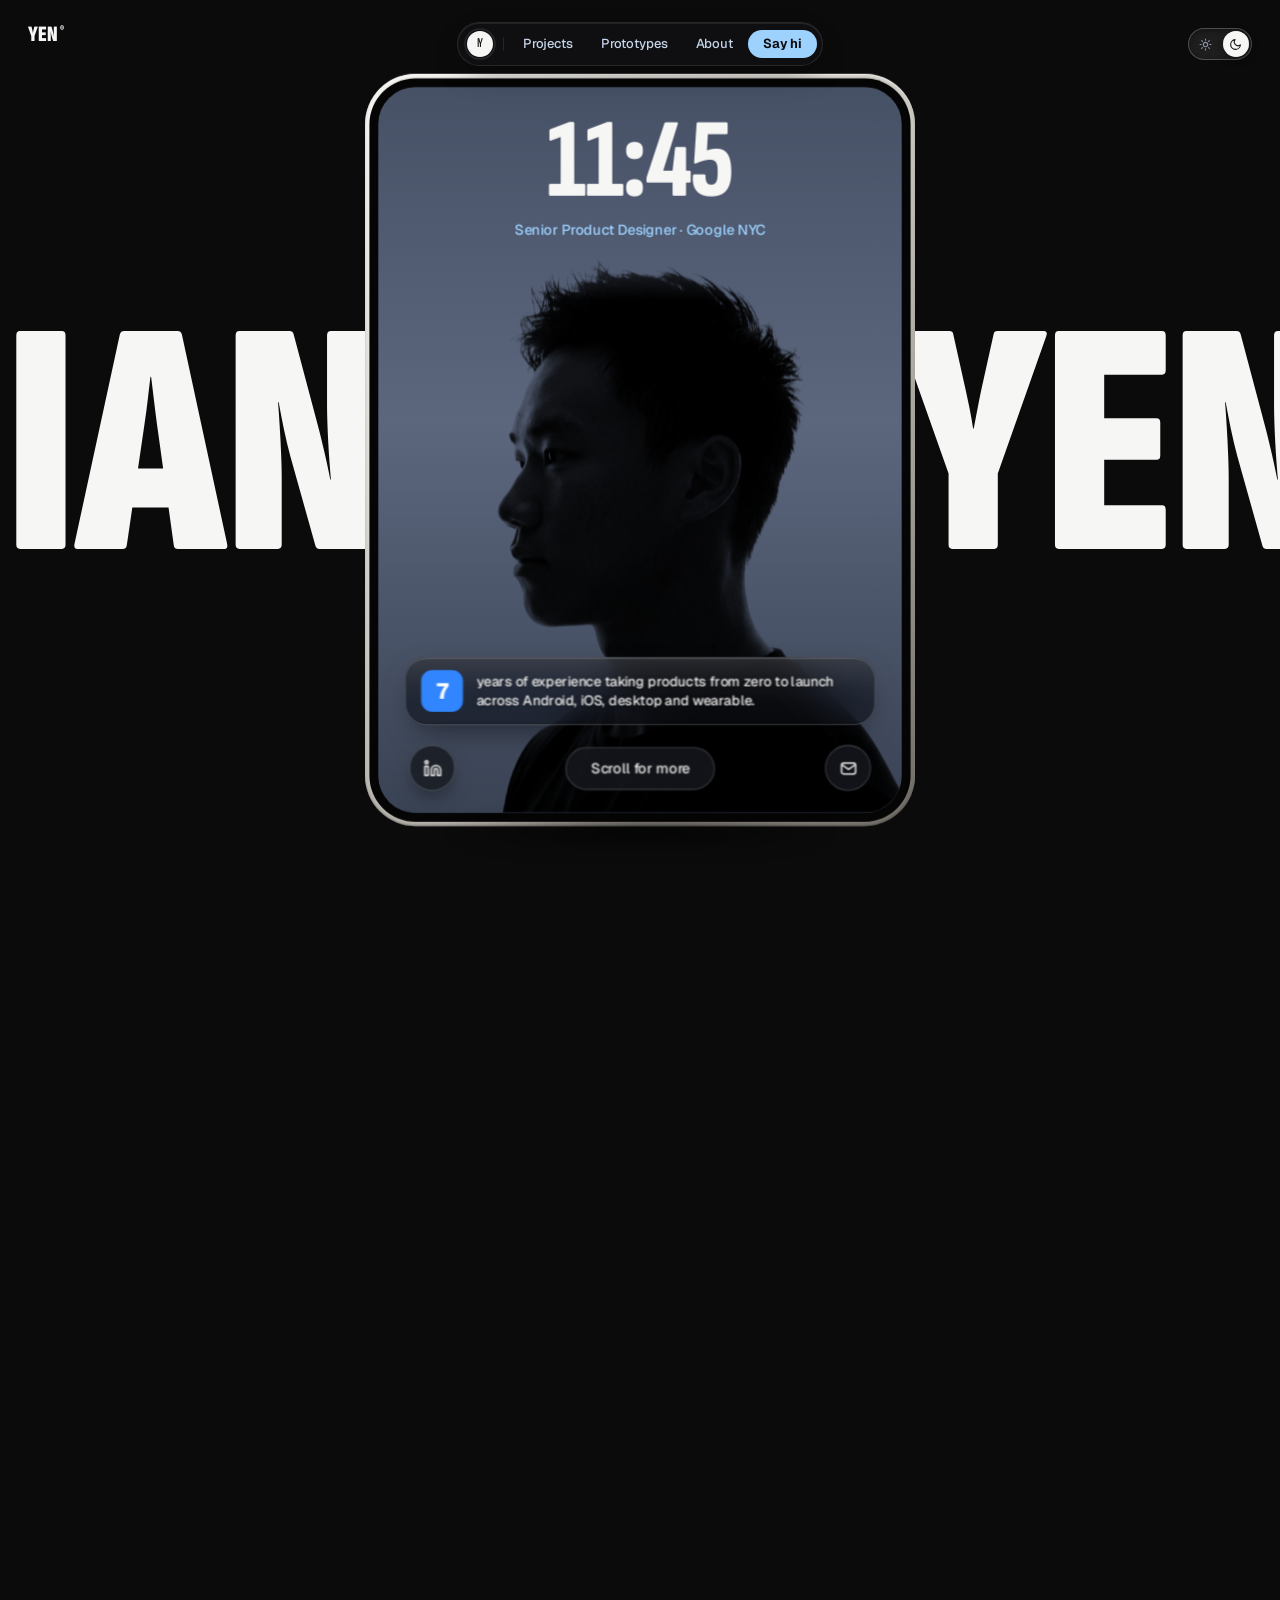
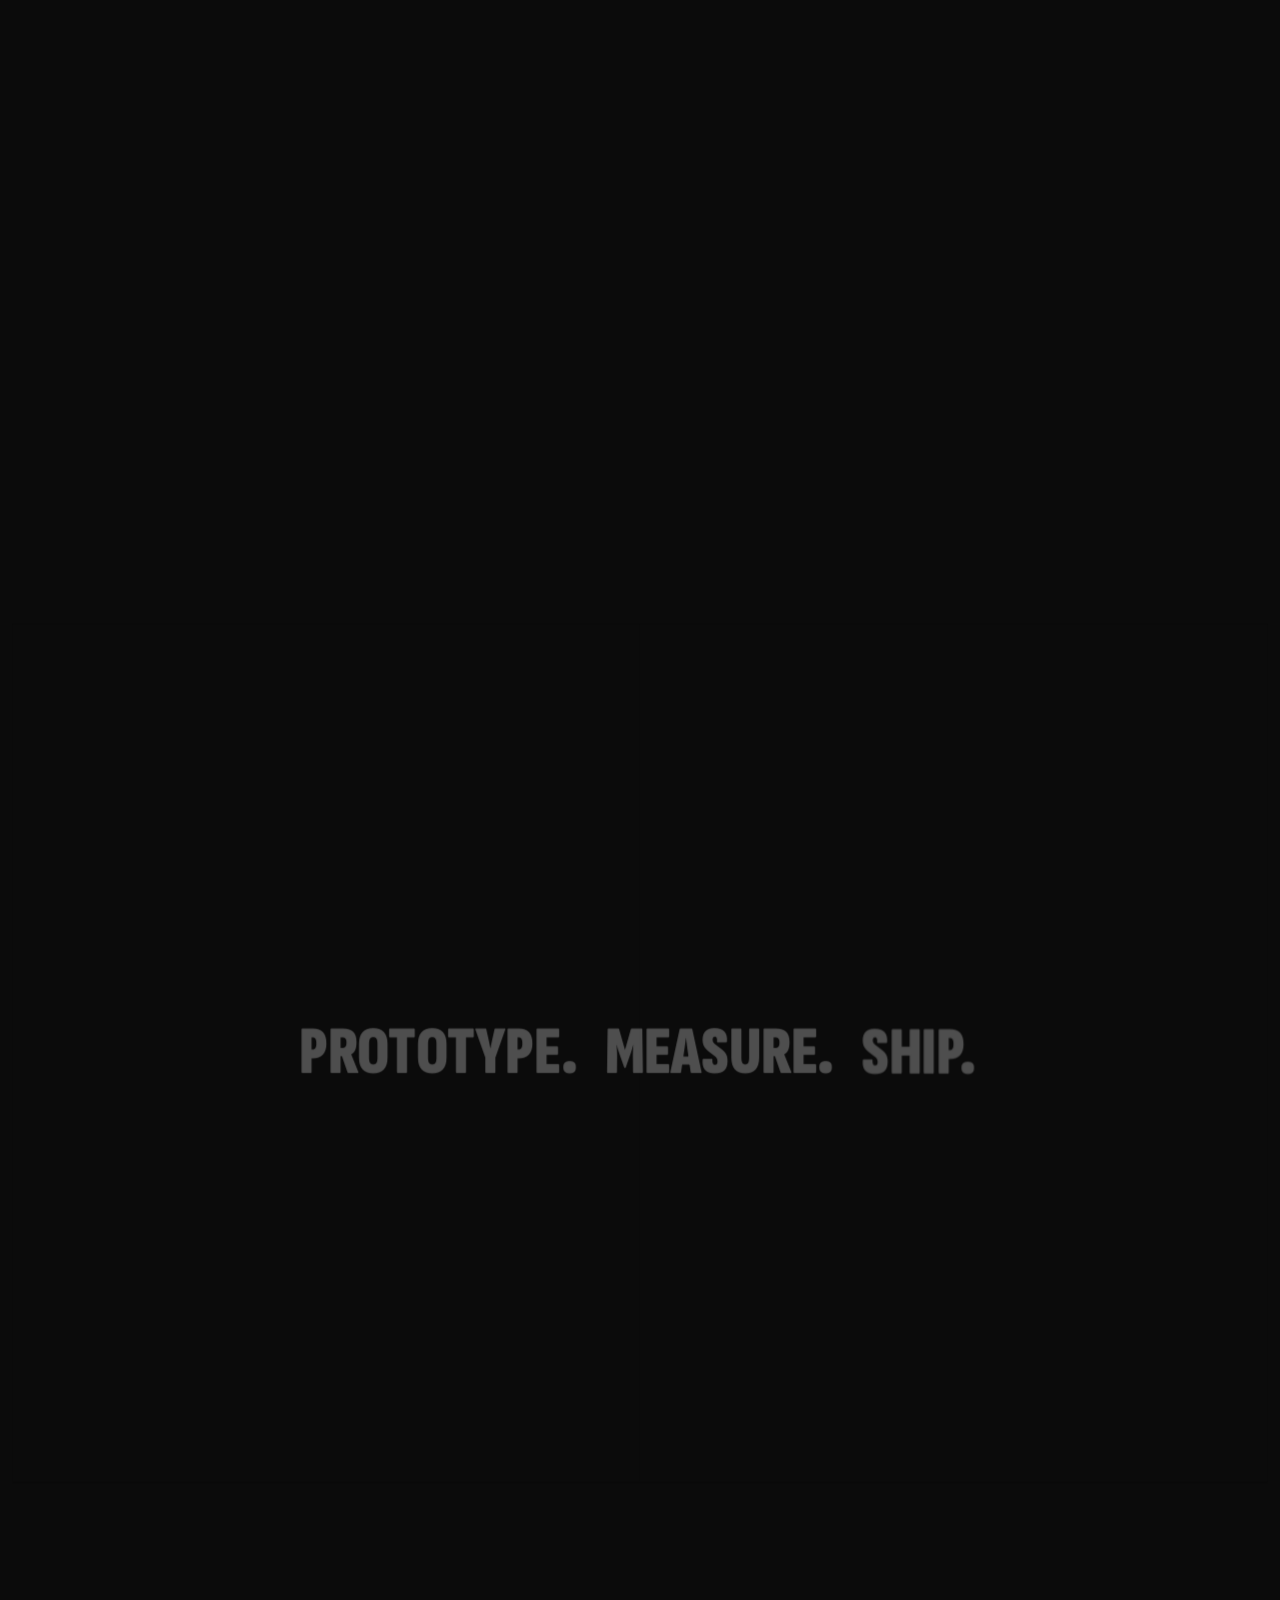
<file: index.html>
<!DOCTYPE html>
<html lang="en">
<head>
  <meta charset="UTF-8">
  <meta name="viewport" content="width=device-width, initial-scale=1.0">
  <title>Ian Yen | Senior Product Designer</title>
  <meta name="description" content="Ian Yen | Senior Product Designer at Google NYC. Designing AI products people trust across Agentic Messaging, People Platform & Ecosystem Growth.">
  <meta property="og:title" content="Ian Yen | Senior Product Designer">
  <meta property="og:description" content="Ian Yen | Senior Product Designer at Google NYC. Designing AI products people trust across Agentic Messaging, People Platform & Ecosystem Growth.">
  <meta property="og:type" content="website">
  <meta property="og:url" content="https://ianyen.net">
  <meta property="og:image" content="https://ianyen.net/assets/og-preview.png?v=233">
  <meta property="og:image:secure_url" content="https://ianyen.net/assets/og-preview.png?v=233">
  <meta property="og:image:type" content="image/png">
  <meta property="og:image:width" content="1200">
  <meta property="og:image:height" content="630">
  <meta property="og:image:alt" content="Ian Yen | Senior Product Designer at Google NYC">
  <meta name="twitter:card" content="summary_large_image">
  <meta name="twitter:title" content="Ian Yen | Senior Product Designer">
  <meta name="twitter:description" content="Ian Yen | Senior Product Designer at Google NYC. Designing AI products people trust across Agentic Messaging, People Platform & Ecosystem Growth.">
  <meta name="twitter:image" content="https://ianyen.net/assets/og-preview.png?v=233">
  <meta name="thumbnail" content="https://ianyen.net/favicon-512.png?v=230">
  <link rel="icon" href="favicon.png?v=230" type="image/png" sizes="64x64">
  <link rel="icon" href="favicon-192.png?v=230" type="image/png" sizes="192x192">
  <link rel="icon" href="favicon-512.png?v=230" type="image/png" sizes="512x512">
  <link rel="apple-touch-icon" href="apple-touch-icon.png?v=230">
  <link rel="preconnect" href="https://fonts.googleapis.com">
  <link rel="preconnect" href="https://fonts.gstatic.com" crossorigin>
  <link href="https://api.fontshare.com/v2/css?f[]=tanker@400&display=swap" rel="stylesheet">
  <link href="https://fonts.googleapis.com/css2?family=Big+Shoulders+Display:wght@600;700;800;900&family=Caveat:wght@500;600;700&family=Fraunces:ital,opsz,wght@0,9..144,100..900;1,9..144,100..900&family=Geist+Mono:wght@400;500;600&family=Geist:wght@300;400;500;600;700&family=Inter:wght@300;400;500;600&family=Sofia+Sans+Extra+Condensed:wght@800;900&display=swap" rel="stylesheet">
  <link rel="preload" as="font" type="font/ttf" href="assets/fonts/GoogleSansFlex-Variable.ttf" crossorigin>
  <link rel="preload" as="font" type="font/ttf" href="assets/fonts/GoogleSansMono-Variable.ttf" crossorigin>
  <link rel="preload" as="image" href="assets/ian_profile_bw.jpg?v=250" fetchpriority="high">
  <link rel="preload" as="image" href="assets/memoji_about_bust.gif?v=202" fetchpriority="high">
  <link rel="preload" as="image" href="assets/avatar_real_photo.jpg?v=153" fetchpriority="high">
  <link rel="stylesheet" href="style.css?v=238">
  <link rel="stylesheet" href="foldfolio.css?v=328">
</head>
<body data-theme="dark">
  <!-- Viewport-Wrapping Device Frame Bezel (Active When Zoomed Inside Opened Foldable Phone) -->
  <div class="fold-viewport-bezel-frame" aria-hidden="true"></div>

  <!-- ====================================================================
       1. FLOATING TOP PILL NAV BAR & TOP-RIGHT CONTROLS
       ==================================================================== -->
  <header class="leo-nav-wrapper jd-appear-nav">
    <nav class="leo-nav" aria-label="Primary Navigation">
      <div class="leo-nav-highlight" aria-hidden="true"></div>

      <!-- Scroll-Progress Ring Logo (Gradient Stroke Matching Case Study Progress Bar) -->
      <a href="#top" class="leo-nav-logo" data-nav-hover aria-label="Back to hero">
        <svg class="leo-nav-logo-ring" width="34" height="34" viewBox="0 0 34 34">
          <defs>
            <linearGradient id="iyRingGradLight" x1="0%" y1="0%" x2="100%" y2="100%">
              <stop offset="0%" stop-color="#192967"/>
              <stop offset="100%" stop-color="#1F3B9B"/>
            </linearGradient>
            <linearGradient id="iyRingGradDark" x1="0%" y1="0%" x2="100%" y2="100%">
              <stop offset="0%" stop-color="#3186FF"/>
              <stop offset="100%" stop-color="#9DD2FF"/>
            </linearGradient>
          </defs>
          <circle class="ring-track" cx="17" cy="17" r="15"></circle>
          <circle class="ring-progress" cx="17" cy="17" r="15"></circle>
        </svg>
        <span class="leo-nav-logo-inner">IY</span>
      </a>

      <span class="leo-nav-divider" aria-hidden="true"></span>

      <!-- Vertical Slot-Machine Nav Links (Order: Projects, Prototypes, About, Say hi) -->
      <a href="#work" class="leo-nav-link" data-nav-hover>
        <span class="slot-text-wrap">
          <span class="slot-text-primary">Projects</span>
          <span class="slot-text-clone" aria-hidden="true">Projects</span>
        </span>
      </a>

      <a href="#prototypes" class="leo-nav-link" data-nav-hover>
        <span class="slot-text-wrap">
          <span class="slot-text-primary">Prototypes</span>
          <span class="slot-text-clone" aria-hidden="true">Prototypes</span>
        </span>
      </a>

      <a href="#about" class="leo-nav-link" data-nav-hover>
        <span class="slot-text-wrap">
          <span class="slot-text-primary">About</span>
          <span class="slot-text-clone" aria-hidden="true">About</span>
        </span>
      </a>

      <!-- Nav CTA ("Say hi") -->
      <a href="#contact" class="leo-nav-cta">
        <span class="slot-text-wrap">
          <span class="slot-text-primary">Say hi</span>
          <span class="slot-text-clone" aria-hidden="true">Say hi</span>
        </span>
      </a>
    </nav>

    <!-- Top-Right Sun/Moon Mode Switcher Toggle -->
    <div class="top-right-controls">
      <button type="button" class="theme-toggle-switch" role="switch" aria-checked="false" data-theme-toggle aria-label="Toggle Light and Dark Mode" title="Switch theme">
        <span class="theme-toggle-option is-sun" aria-hidden="true">
          <svg width="13" height="13" viewBox="0 0 24 24" fill="none" stroke="currentColor" stroke-width="2" stroke-linecap="round" stroke-linejoin="round">
            <circle cx="12" cy="12" r="4"></circle>
            <path d="M12 2v2M12 20v2M4.93 4.93l1.41 1.41M17.66 17.66l1.41 1.41M2 12h2M20 12h2M6.34 17.66l-1.41 1.41M19.07 4.93l-1.41 1.41"></path>
          </svg>
        </span>
        <span class="theme-toggle-option is-moon" aria-hidden="true">
          <svg width="13" height="13" viewBox="0 0 24 24" fill="none" stroke="currentColor" stroke-width="2" stroke-linecap="round" stroke-linejoin="round">
            <path d="M21 12.79A9 9 0 1 1 11.21 3 7 7 0 0 0 21 12.79z"></path>
          </svg>
        </span>
        <span class="theme-toggle-thumb" aria-hidden="true"></span>
      </button>
    </div>
  </header>

  <main id="top" class="leo-page">

    <!-- ====================================================================
         2. FOLDFOLIO HERO SECTION (3D Foldable Phone -> Unfold -> Zoom Into Fullscreen)
         ==================================================================== -->
    <section class="fold-runway" id="fold-hero-runway" aria-label="Introduction">
      <div class="fold-sticky-stage">
        <!-- Ambient Background Modes -->
        <div class="fold-ambient-layer" aria-hidden="true">
          <div class="fold-ambient-glow"></div>
          <div class="fold-ambient-orbit">
            <div class="fold-orbit-ring r1"></div>
            <div class="fold-orbit-ring r2"></div>
            <div class="fold-orbit-ring r3"></div>
          </div>
        </div>

        <!-- Top Studio Wordmark -->
        <div class="fold-chrome-top">
          <a href="#top" class="fold-wordmark">YEN<sup>&reg;</sup></a>
        </div>

        <!-- Giant Condensed Backdrop Typography ("IAN" / "YEN") -->
        <div class="fold-backdrop-names" aria-hidden="true">
          <span class="fold-bg-word is-left"><span class="fold-bg-word-inner">IAN</span></span>
          <span class="fold-bg-word is-right"><span class="fold-bg-word-inner">YEN</span></span>
        </div>

        <!-- 3D Foldable Phone Assembly -->
        <div class="fold-device-viewport">
          <div class="fold-floor-shadow is-floating-shadow" aria-hidden="true"></div>

          <div class="fold-entrance-wrap">
          <div class="fold-float-device">
          <div class="fold-device-track">
            <div class="fold-hinge-spine" aria-hidden="true"></div>
            <!-- LEFT HINGED HALF (Swings open 180deg -> 0deg; Back face is Front Lock Screen Cover!) -->
            <div class="fold-half is-left is-closed-corners">
              <!-- Inside Left Panel (Name, Role Labels & CTAs) -->
              <div class="fold-face is-inside">
                <div class="fold-bezel">
                  <div class="fold-screen">
                    <div class="fold-inside-statusbar" aria-hidden="true">
                      <span data-fold-clock>13:52</span>
                      <span></span>
                    </div>
                    <div class="fold-inside-left-panel" style="padding: 104px 38px 40px; justify-content: flex-start; gap: 14px;">
                      <div class="fold-inside-hero-copy" style="gap: 16px;">
                        <h1 class="fold-inside-name" style="font-size:82px;line-height:0.88;"><span class="fold-name-line">SENIOR</span><span class="fold-name-line">PRODUCT</span><span class="fold-name-line">DESIGNER</span></h1>
                        <p class="fold-inside-tagline">Designing AI products people trust.</p>
                      </div>
                    </div>
                  </div>
                </div>
              </div>

              <!-- Front Lock Screen Cover (Visible when phone is closed at scroll = 0 — matches foldfolio.framer.website) -->
              <div class="fold-face is-cover">
                <div class="fold-bezel">
                  <div class="fold-screen">
                    <div class="fold-lock-screen">
                      <img src="assets/ian_profile_bw.jpg?v=250" alt="Ian Yen editorial side-profile portrait" class="fold-lock-portrait-full" decoding="sync">
                      <div class="fold-lock-portrait-fade" aria-hidden="true"></div>

                      <div class="fold-lock-top">
                        <div class="fold-lock-time" data-fold-clock>14:45</div>
                        <div class="fold-lock-sub">Senior Product Designer &middot; Google NYC</div>
                      </div>

                      <div class="fold-lock-bottom">
                        <div class="fold-intro-glass">
                          <span class="fold-intro-icon">7</span>
                          <span class="fold-intro-text">years of experience taking products from zero to launch across Android, iOS, desktop and wearable.</span>
                        </div>

                        <div class="fold-lock-actions">
                          <a href="https://www.linkedin.com/in/ian-yen/" target="_blank" rel="noopener noreferrer" class="fold-lock-icon-btn" aria-label="LinkedIn">
                            <svg width="17" height="17" viewBox="0 0 24 24" fill="none" stroke="currentColor" stroke-width="1.9" stroke-linecap="round" stroke-linejoin="round" aria-hidden="true">
                              <path d="M16 8a6 6 0 0 1 6 6v7h-4v-7a2 2 0 0 0-2-2 2 2 0 0 0-2 2v7h-4v-7a6 6 0 0 1 6-6z"></path>
                              <rect x="2" y="9" width="4" height="12"></rect>
                              <circle cx="4" cy="4" r="2"></circle>
                            </svg>
                          </a>

                          <button type="button" class="fold-unfold-pill" id="fold-unfold-btn">Scroll for more</button>

                          <a href="mailto:ianyenyh@gmail.com" class="fold-lock-icon-btn" aria-label="Email Ian">
                            <svg width="17" height="17" viewBox="0 0 24 24" fill="none" stroke="currentColor" stroke-width="1.9" stroke-linecap="round" stroke-linejoin="round" aria-hidden="true">
                              <rect x="3" y="5" width="18" height="14" rx="3"></rect>
                              <path d="M4 7.5l8 5.5 8-5.5"></path>
                            </svg>
                          </a>
                        </div>
                      </div>
                    </div>
                  </div>
                </div>
              </div>
            </div>

            <!-- RIGHT BASE HALF (Inside Right Portrait Panel) -->
            <div class="fold-half is-right is-closed-corners">
              <div class="fold-side-buttons" aria-hidden="true">
                <span class="fold-side-btn is-vol"></span>
                <span class="fold-side-btn is-pwr"></span>
              </div>
              <div class="fold-face">
                <div class="fold-bezel">
                  <div class="fold-screen">
                    <div class="fold-inside-statusbar" aria-hidden="true">
                      <span></span>
                      <span style="display:inline-flex;align-items:center;gap:6px;">
                        <span>5G</span>
                        <svg width="22" height="11" viewBox="0 0 22 11" fill="none"><rect x="0.75" y="0.75" width="17.5" height="9.5" rx="2.5" stroke="#111" stroke-width="1.3"/><rect x="2.6" y="2.6" width="13.8" height="5.8" rx="1.2" fill="#111"/><path d="M20 3.6v3.8" stroke="#111" stroke-width="1.5" stroke-linecap="round"/></svg>
                      </span>
                    </div>
                    <div class="fold-inside-right-panel is-history-panel">
                      <span class="fold-inside-kicker">EXPERIENCE &middot; TEAMS</span>

                      <div class="fold-history-groups">
                        <div class="fold-history-group">
                          <div class="fold-history-co">
                            <span class="fold-history-co-name">Google</span>
                            <span class="fold-history-co-dates">2021 - Present</span>
                          </div>
                          <ul class="fold-history-teams">
                            <li class="fold-history-team"><span>Agentic Messaging</span><span class="fold-current-badge">Current</span></li>
                            <li class="fold-history-team"><span>Google Growth</span><span class="fold-current-badge">Current</span></li>
                            <li class="fold-history-team"><span>Sharing Design System</span></li>
                            <li class="fold-history-team"><span>Contact Intelligence in Gemini</span></li>
                            <li class="fold-history-team"><span>Contact Data Workflow</span></li>
                          </ul>
                        </div>

                        <div class="fold-history-group">
                          <div class="fold-history-co">
                            <span class="fold-history-co-name">Philips</span>
                            <span class="fold-history-co-dates">2020 - 2021</span>
                          </div>
                          <ul class="fold-history-teams">
                            <li class="fold-history-team"><span>Sonicare App</span></li>
                          </ul>
                        </div>
                      </div>
                    </div>
                  </div>
                </div>
              </div>
            </div>

            <div class="fold-projects-stack" id="fold-resume-bottom-actions">
              <a href="assets/Ian_Yen_Resume.pdf?v=238" target="_blank" rel="noopener noreferrer" class="fold-cta-dark">View Resume ↗</a>
              <button type="button" class="fold-unfold-pill fold-projects-pill is-in-stack" id="fold-projects-btn">Scroll to projects</button>
            </div>
          </div>
          </div>
          </div>
        </div>

        <!-- Seamless Zoom-In Portal Overlay -->
        <div class="fold-zoom-portal" aria-hidden="true"></div>
      </div>
    </section>

    <!-- ====================================================================
         FULLSCREEN PORTFOLIO INTERIOR (Inside the Opened Foldable Phone)
         ==================================================================== -->
    <div class="fold-portfolio-interior">

    <!-- ====================================================================
         3. SELECTED WORK SECTION (`.framer-1dksjnv` & `Ot` Work Cards)
            - Corrected case study images mapped 1:1 to ianyen.net
            - Removed icons sitting on top of the cover images
            - Clean image fitting for all 4 cards (including ShareKit)
         ==================================================================== -->
    <section class="leo-section no-top-border" id="work">
      <p class="leo-section-label framer-reveal">2020-2026</p>

      <div class="leo-section-header-stack framer-reveal" style="--reveal-delay: 0.06s;">
        <h2 class="leo-h2">Work <span class="text-muted">I’m proud of</span></h2>
      </div>

      <div class="leo-work-grid">
        <!-- Case 01: AI-Powered Contact Intelligence (Unified Studio Pixel Hardware Frame + Slowed Magic Cue Motion) -->
        <a href="ai-in-contacts.html" class="leo-work-card framer-reveal" style="--reveal-delay: 0.04s;" id="project-ai-contacts">
          <div class="leo-work-cover">
            <div class="leo-work-media-inner">
              <video class="wix-card-1-video" autoplay muted loop playsinline preload="auto" poster="assets/mocks/card_1_ai_studio_poster.jpg?v=136">
                <source src="assets/mocks/card_1_ai_studio.mp4?v=136" type="video/mp4">
              </video>
            </div>
            <div class="work-card-brand-logo" aria-hidden="true">
              <svg viewBox="0 0 24 24" width="28" height="28" fill="#FFFFFF">
                <path d="M22.56 12.25c0-.78-.07-1.53-.2-2.25H12v4.26h5.92c-.26 1.37-1.04 2.53-2.21 3.31v2.77h3.57c2.08-1.92 3.28-4.74 3.28-8.09z"/>
                <path d="M12 23c2.97 0 5.46-.98 7.28-2.66l-3.57-2.77c-.98.66-2.23 1.06-3.71 1.06-2.86 0-5.29-1.93-6.16-4.53H2.18v2.84C3.99 20.53 7.7 23 12 23z"/>
                <path d="M5.84 14.09c-.22-.66-.35-1.36-.35-2.09s.13-1.43.35-2.09V7.07H2.18C1.43 8.55 1 10.22 1 12s.43 3.45 1.18 4.93l2.85-2.22.81-.62z"/>
                <path d="M12 5.38c1.62 0 3.06.56 4.21 1.64l3.15-3.15C17.45 2.09 14.97 1 12 1 7.7 1 3.99 3.47 2.18 7.07l3.66 2.84c.87-2.6 3.3-4.53 6.16-4.53z"/>
              </svg>
            </div>
            <div class="work-card-hover-chips" aria-hidden="true">
              <span class="work-card-chip">Trust &amp; Safety AI</span>
              <span class="work-card-chip">MCP Server</span>
              <span class="work-card-chip">Deterministic AI</span>
            </div>
          </div>

          <div class="leo-work-caption">
            <h3 class="leo-work-title">AI-Powered Contact Intelligence</h3>
            <div class="leo-work-meta-line">
              <span>Google AI</span>
              <span class="leo-work-meta-dot" aria-hidden="true"></span>
              <span class="leo-work-metric">4M DAU</span>
            </div>
          </div>
        </a>

        <!-- Case 02: ShareKit Design System (Animated Splitti Bento Motion Showcase) -->
        <a href="sharing-design-system.html" class="leo-work-card framer-reveal" style="--reveal-delay: 0.14s;" id="project-sharekit">
          <div class="leo-work-cover">
            <div class="leo-work-media-inner">
              <video class="wix-card-1-video" autoplay muted loop playsinline preload="auto" poster="assets/mocks/card_2_sharekit_splitti_poster.png?v=154">
                <source src="assets/mocks/card_2_sharekit_splitti.mp4?v=154" type="video/mp4">
              </video>
            </div>
            <div class="work-card-brand-logo" aria-hidden="true">
              <svg viewBox="0 0 24 24" width="28" height="28" fill="#FFFFFF">
                <path d="M22.56 12.25c0-.78-.07-1.53-.2-2.25H12v4.26h5.92c-.26 1.37-1.04 2.53-2.21 3.31v2.77h3.57c2.08-1.92 3.28-4.74 3.28-8.09z"/>
                <path d="M12 23c2.97 0 5.46-.98 7.28-2.66l-3.57-2.77c-.98.66-2.23 1.06-3.71 1.06-2.86 0-5.29-1.93-6.16-4.53H2.18v2.84C3.99 20.53 7.7 23 12 23z"/>
                <path d="M5.84 14.09c-.22-.66-.35-1.36-.35-2.09s.13-1.43.35-2.09V7.07H2.18C1.43 8.55 1 10.22 1 12s.43 3.45 1.18 4.93l2.85-2.22.81-.62z"/>
                <path d="M12 5.38c1.62 0 3.06.56 4.21 1.64l3.15-3.15C17.45 2.09 14.97 1 12 1 7.7 1 3.99 3.47 2.18 7.07l3.66 2.84c.87-2.6 3.3-4.53 6.16-4.53z"/>
              </svg>
            </div>
            <div class="work-card-hover-chips" aria-hidden="true">
              <span class="work-card-chip">System Design</span>
              <span class="work-card-chip">DAU Growth</span>
              <span class="work-card-chip">Systems Token</span>
            </div>
          </div>

          <div class="leo-work-caption">
            <h3 class="leo-work-title">Sharing design system</h3>
            <div class="leo-work-meta-line">
              <span>Design System &middot; Splitti</span>
              <span class="leo-work-meta-dot" aria-hidden="true"></span>
              <span class="leo-work-metric">+20% Share</span>
            </div>
          </div>
        </a>

        <!-- Case 03: Contacts Editor Redesign (Animated Cross-Device Phone -> Watch -> Desktop Sequence) -->
        <a href="google-contacts.html" class="leo-work-card framer-reveal" style="--reveal-delay: 0.04s;" id="project-contacts-editor">
          <div class="leo-work-cover">
            <div class="leo-work-media-inner">
              <video class="wix-card-1-video" autoplay muted loop playsinline preload="auto" poster="assets/mocks/card_3_editor_static.png?v=139">
                <source src="assets/mocks/card_3_editor_anim.mp4?v=139" type="video/mp4">
              </video>
            </div>
            <div class="work-card-brand-logo" aria-hidden="true">
              <svg viewBox="0 0 24 24" width="28" height="28" fill="#FFFFFF">
                <path d="M22.56 12.25c0-.78-.07-1.53-.2-2.25H12v4.26h5.92c-.26 1.37-1.04 2.53-2.21 3.31v2.77h3.57c2.08-1.92 3.28-4.74 3.28-8.09z"/>
                <path d="M12 23c2.97 0 5.46-.98 7.28-2.66l-3.57-2.77c-.98.66-2.23 1.06-3.71 1.06-2.86 0-5.29-1.93-6.16-4.53H2.18v2.84C3.99 20.53 7.7 23 12 23z"/>
                <path d="M5.84 14.09c-.22-.66-.35-1.36-.35-2.09s.13-1.43.35-2.09V7.07H2.18C1.43 8.55 1 10.22 1 12s.43 3.45 1.18 4.93l2.85-2.22.81-.62z"/>
                <path d="M12 5.38c1.62 0 3.06.56 4.21 1.64l3.15-3.15C17.45 2.09 14.97 1 12 1 7.7 1 3.99 3.47 2.18 7.07l3.66 2.84c.87-2.6 3.3-4.53 6.16-4.53z"/>
              </svg>
            </div>
            <div class="work-card-hover-chips" aria-hidden="true">
              <span class="work-card-chip">Data Dense</span>
              <span class="work-card-chip">Workflow Heavy</span>
              <span class="work-card-chip">Cross Device</span>
            </div>
          </div>

          <div class="leo-work-caption">
            <h3 class="leo-work-title">Contacts Editor Redesign</h3>
            <div class="leo-work-meta-line">
              <span>Cross-Device UX</span>
              <span class="leo-work-meta-dot" aria-hidden="true"></span>
              <span class="leo-work-metric">+32% Data Entry</span>
            </div>
          </div>
        </a>

        <!-- Case 04: Philips Sonicare Connected App (Unified Studio Pixel Hardware Frame & Sonicare 9900 Prestige Handle) -->
        <a href="sonicare.html" class="leo-work-card framer-reveal" style="--reveal-delay: 0.14s;" id="project-sonicare">
          <div class="leo-work-cover">
            <div class="leo-work-media-inner">
              <video class="wix-card-1-video" autoplay muted loop playsinline preload="auto" poster="assets/mocks/card_4_sonicare_static.png?v=134">
                <source src="assets/mocks/card_4_sonicare_anim.mp4?v=134" type="video/mp4">
              </video>
            </div>
            <div class="work-card-brand-logo is-philips" aria-hidden="true">
              <img src="assets/mocks/logo_philips_mono.png?v=25" alt="Philips" width="28" height="34">
            </div>
            <div class="work-card-hover-chips" aria-hidden="true">
              <span class="work-card-chip">Play Store</span>
              <span class="work-card-chip">App Store</span>
              <span class="work-card-chip">Bluetooth Connected</span>
            </div>
          </div>

          <div class="leo-work-caption">
            <h3 class="leo-work-title">Philips Sonicare Connected App</h3>
            <div class="leo-work-meta-line">
              <span>Connected IoT</span>
              <span class="leo-work-meta-dot" aria-hidden="true"></span>
              <span class="leo-work-metric">4.8★ App Store</span>
            </div>
          </div>
        </a>
      </div>

      <!-- Divider line + section label + heading above interactive prototypes banner -->
      <div class="proto-showcase-divider framer-reveal" id="prototypes" style="--reveal-delay: 0.06s;">
        <p class="leo-section-label">Interactive prototypes</p>
        <h2 class="leo-h2">
          Ideas you can <span class="text-muted is-blue">actually click through.</span>
        </h2>
      </div>

      <!-- Single Interactive Prototype Directory Portal Card (Takes User to Prototype Directory Page) -->
      <a href="https://ianyen-net.github.io/prototypes/" target="_blank" rel="noopener noreferrer" class="proto-directory-portal framer-reveal" style="--reveal-delay: 0.08s;" aria-label="Open Interactive Prototype Directory">
        <div class="proto-portal-glow" aria-hidden="true"></div>

        <!-- Left Editorial Column -->
        <div class="proto-portal-content">
          <div class="proto-portal-top-row">
            <span class="proto-exp-now-badge">
              <span class="pulse-dot-wrap" aria-hidden="true">
                <span class="pulse-dot-ring"></span>
                <span class="pulse-dot-core"></span>
              </span>
              <span>5 Live Prototypes</span>
            </span>
          </div>

          <p class="proto-portal-desc">
            Explore coded, click-through AI and design system prototypes built for user testing, engineering alignment, and 0-to-1 product validation.
          </p>

          <div class="proto-portal-cta-row">
            <span class="proto-portal-cta">
              <span class="slot-text-wrap">
                <span class="slot-text-primary">Explore prototypes</span>
                <span class="slot-text-clone" aria-hidden="true">Explore prototypes</span>
              </span>
              <svg class="proto-portal-cta-arrow" width="16" height="16" viewBox="0 0 24 24" fill="none" stroke="currentColor" stroke-width="2.2" stroke-linecap="round" stroke-linejoin="round" aria-hidden="true">
                <path d="M7 17L17 7M7 7h10v10"></path>
              </svg>
            </span>
          </div>
        </div>

        <!-- Right Animated Code Terminal + Single Rotating Phone Prototype Stage -->
        <div class="proto-portal-fan-stage" aria-hidden="true" data-proto-rotator>
          <!-- Code Terminal & IDE Window -->
          <div class="proto-code-terminal">
            <div class="proto-terminal-header">
              <div class="proto-terminal-dots">
                <span class="t-dot is-red"></span>
                <span class="t-dot is-yellow"></span>
                <span class="t-dot is-green"></span>
              </div>
              <div class="proto-terminal-tabs">
                <span class="proto-terminal-tab is-active" data-proto-tab="0">magic-cue.tsx</span>
                <span class="proto-terminal-tab" data-proto-tab="1">prompt-share.tsx</span>
                <span class="proto-terminal-tab" data-proto-tab="2">gemini-sync.tsx</span>
              </div>
              <span class="proto-terminal-status">● vite:5173</span>
            </div>

            <div class="proto-terminal-body">
              <div class="code-line"><span class="c-ln">01</span><span class="c-kw">import</span> &#123; <span class="c-id">useMagicCue</span>, <span class="c-id">ShareKit</span> &#125; <span class="c-kw">from</span> <span class="c-str">'@google/proto'</span>;</div>
              <div class="code-line"><span class="c-ln">02</span></div>
              <div class="code-line"><span class="c-ln">03</span><span class="c-kw">export function</span> <span class="c-fn">ContactCueSheet</span>(&#123; <span class="c-pr">msg</span>, <span class="c-pr">token</span> &#125;) &#123;</div>
              <div class="code-line is-highlight"><span class="c-ln">04</span>  <span class="c-kw">const</span> <span class="c-id">cue</span> = <span class="c-fn">useMagicCue</span>(&#123; <span class="c-pr">confidence</span>: <span class="c-num">0.98</span> &#125;);</div>
              <div class="code-line"><span class="c-ln">05</span>  <span class="c-kw">return</span> (</div>
              <div class="code-line"><span class="c-ln">06</span>    &lt;<span class="c-tag">ShareKit.Sheet</span> <span class="c-pr">theme</span>=<span class="c-str">"Material3"</span> <span class="c-pr">hitl</span>&gt;</div>
              <div class="code-line"><span class="c-ln">07</span>      &lt;<span class="c-tag">SuggestionCard</span> <span class="c-pr">contact</span>=&#123;<span class="c-id">cue</span>.<span class="c-pr">entity</span>&#125; /&gt;</div>
              <div class="code-line"><span class="c-ln">08</span>    &lt;/<span class="c-tag">ShareKit.Sheet</span>&gt;</div>
              <div class="code-line"><span class="c-ln">09</span>  );</div>
              <div class="code-line"><span class="c-ln">10</span>&#125;<span class="cli-cursor"></span></div>
            </div>

            <div class="proto-terminal-cli">
              <span class="cli-prompt">$</span>
              <span class="cli-cmd">npm run dev -- --host</span>
            </div>
          </div>
        </div>
      </a>
    </section>

    <!-- ====================================================================
         4. ABOUT SECTION (`.framer-1fy50qp` in leomarlowe.framer.website)
            - Clean unhighlighted paragraphs in `.about-bio-copy`
            - Original ianyen.net bio + Parents' First Time in America photo
            - 3-Step Process Tray (`Design`, `Prototype`, `Ship`)
            - Daily Toolbox magnification dock (`Yt`)
         ==================================================================== -->
    <section class="leo-section" id="about">
      <p class="leo-section-label framer-reveal">About</p>

      <h2 class="leo-h2 framer-reveal" style="--reveal-delay: 0.06s;">
        Being a designer was a <span class="text-muted">dream I had to fight for.</span>
      </h2>

      <div class="about-editorial-split">
        <div class="about-portrait-circle framer-reveal" style="--reveal-delay: 0.09s;">
          <img src="assets/avatar_real_cutout.png?v=1" alt="Ian Yen">
        </div>
        <div class="about-bio-copy framer-reveal" style="--reveal-delay: 0.12s;">
          <p>
            I'm Ian, a product designer who enjoys <strong style="color: var(--text-primary); font-weight: 700;">turning ambiguous problems into actionable solutions</strong> in a fast paced environment. I'm also a first-gen immigrant. Getting here required persistence, adaptability, and a willingness to figure things out without a clear playbook. That experience has shaped how I work: I'm comfortable navigating uncertainty, aligning people with different perspectives, and turning fuzzy visions into clear, user-centered product direction.
          </p>
        </div>
      </div>
    </section>

    </div><!-- /.fold-portfolio-interior -->

    <!-- ====================================================================
         5. CLOSING FOLDFOLIO FOOTER (Zoom Out -> 3D Fold Shut to Closed "Let's Build Something Good." Device)
         ==================================================================== -->
    <section class="fold-runway is-footer-runway" id="fold-footer-runway" aria-label="Contact">
      <div class="fold-sticky-stage" id="contact">
        <!-- Explosive Top Torch Flash (Triggered when the Ship rocket reaches the top) -->
        <div class="hero-top-torch-flash" aria-hidden="true"></div>

        <!-- Top Studio Wordmark -->
        <div class="fold-chrome-top">
          <a href="#top" class="fold-wordmark">YEN<sup>&reg;</sup></a>
        </div>

        <!-- Giant Condensed Backdrop Typography ("IAN" / "YEN") -->
        <div class="fold-backdrop-names" aria-hidden="true">
          <span class="fold-bg-word is-left">IAN</span>
          <span class="fold-bg-word is-right">YEN</span>
        </div>

        <!-- 3D Closing Foldable Phone Assembly -->
        <div class="fold-device-viewport">
          <div class="fold-floor-shadow" aria-hidden="true"></div>

          <div class="fold-device-track">
            <div class="fold-hinge-spine" aria-hidden="true"></div>
            <!-- LEFT BASE HALF (Visible as we zoom out before the right flap closes over it) -->
            <div class="fold-half is-left">
              <div class="fold-face is-inside">
                <div class="fold-bezel">
                  <div class="fold-screen">
                    <div class="fold-closing-inside-left" style="justify-content:center;"></div>
                  </div>
                </div>
              </div>
            </div>

            <!-- RIGHT CLOSING FLAP (Swings across 0deg -> -180deg to close into the "Let's Connect." cover with buttons!) -->
            <div class="fold-half is-close-flap">
              <!-- Inside Right Panel (Clean open canvas while zoomed out before folding shut) -->
              <div class="fold-face is-inside-back">
                <div class="fold-bezel">
                  <div class="fold-screen">
                    <div class="fold-closing-inside-right"></div>
                  </div>
                </div>
              </div>

              <!-- Closed Cover Screen: "Let's Build Something Good." -->
              <div class="fold-face is-dark-cover">
                <div class="fold-bezel">
                  <div class="fold-screen">
                    <div class="fold-call-screen" style="justify-content:center;gap:42px;padding:58px 34px 36px;">
                      <div style="text-align:center;">
                        <h2 class="fold-call-name">LET'S<br>CONNECT.</h2>
                      </div>

                      <div class="fold-call-bottom" style="gap:12px;width:100%;">
                        <a href="mailto:ianyenyh@gmail.com" class="fold-cta-dark fold-connect-btn-primary">
                          <svg width="16" height="16" viewBox="0 0 24 24" fill="none" stroke="currentColor" stroke-width="2" stroke-linecap="round" stroke-linejoin="round" aria-hidden="true">
                            <rect x="3" y="5" width="18" height="14" rx="3"></rect>
                            <path d="M4 7.5l8 5.5 8-5.5"></path>
                          </svg>
                          <span>Email me</span>
                        </a>
                        <a href="https://www.linkedin.com/in/ian-yen/" target="_blank" rel="noopener noreferrer" class="fold-cta-light fold-connect-btn-secondary">
                          <svg width="16" height="16" viewBox="0 0 24 24" fill="none" stroke="currentColor" stroke-width="2" stroke-linecap="round" stroke-linejoin="round" aria-hidden="true">
                            <path d="M16 8a6 6 0 0 1 6 6v7h-4v-7a2 2 0 0 0-2-2 2 2 0 0 0-2 2v7h-4v-7a6 6 0 0 1 6-6z"></path>
                            <rect x="2" y="9" width="4" height="12"></rect>
                            <circle cx="4" cy="4" r="2"></circle>
                          </svg>
                          <span>LinkedIn</span>
                        </a>
                        <a href="assets/Ian_Yen_Resume.pdf?v=238" target="_blank" rel="noopener noreferrer" class="fold-cta-light fold-connect-btn-tertiary">
                          <svg width="16" height="16" viewBox="0 0 24 24" fill="none" stroke="currentColor" stroke-width="2" stroke-linecap="round" stroke-linejoin="round" aria-hidden="true">
                            <path d="M14 2H6a2 2 0 0 0-2 2v16a2 2 0 0 0 2 2h12a2 2 0 0 0 2-2V8z"></path>
                            <polyline points="14 2 14 8 20 8"></polyline>
                            <line x1="8" y1="13" x2="16" y2="13"></line>
                            <line x1="8" y1="17" x2="13" y2="17"></line>
                          </svg>
                          <span>View resume</span>
                        </a>

                        <div class="fold-call-links" style="margin-top:14px;">
                          <span>&copy; 2026 Ian Yen</span>
                        </div>
                      </div>
                    </div>
                  </div>
                </div>
              </div>
            </div>

            <div class="fold-process-center-overlay" id="process">
              <div class="fold-process-row leo-process-tray">
                <span class="fold-process-word">PROTOTYPE.</span>
                <span class="fold-process-word">MEASURE.</span>
                <span class="fold-process-word is-ship-word is-ship-card">
                  <span>SHIP.</span>
                  <span class="ship-rocket-stage" aria-hidden="true">
                    <svg class="ship-launch-smoke" viewBox="0 0 120 44" fill="none">
                      <circle class="smoke-puff p1" cx="60" cy="30" r="11" fill="rgba(226, 232, 240, 0.92)"/>
                      <circle class="smoke-puff p2" cx="44" cy="32" r="9.5" fill="rgba(241, 245, 249, 0.88)"/>
                      <circle class="smoke-puff p3" cx="76" cy="32" r="9.5" fill="rgba(241, 245, 249, 0.88)"/>
                      <circle class="smoke-puff p4" cx="30" cy="35" r="7.5" fill="rgba(203, 213, 225, 0.78)"/>
                      <circle class="smoke-puff p5" cx="90" cy="35" r="7.5" fill="rgba(203, 213, 225, 0.78)"/>
                      <rect class="smoke-pad-line" x="22" y="38" width="76" height="2.6" rx="1.3" fill="rgba(226, 232, 240, 0.85)"/>
                    </svg>
                    <span class="ship-rocket-launch">
                      <svg class="ship-rocket-svg" viewBox="0 0 80 150" fill="none">
                        <g class="rocket-exhaust-plume">
                          <circle class="plume-puff c1" cx="40" cy="118" r="7.5" fill="rgba(226, 232, 240, 0.78)"/>
                          <circle class="plume-puff c2" cx="35" cy="128" r="9" fill="rgba(203, 213, 225, 0.62)"/>
                          <circle class="plume-puff c3" cx="45" cy="133" r="8.5" fill="rgba(226, 232, 240, 0.52)"/>
                          <circle class="plume-puff c4" cx="39" cy="142" r="10.5" fill="rgba(148, 163, 184, 0.36)"/>
                        </g>
                        <g class="rocket-flame-outer">
                          <path d="M40 118 C33.5 107, 30.5 97, 34.5 91 C36.5 87.5, 43.5 87.5, 45.5 91 C49.5 97, 46.5 107, 40 118 Z" fill="#EA7B26" stroke="#BA5212" stroke-width="1"/>
                        </g>
                        <g class="rocket-flame-core">
                          <path d="M40 111 C35.8 103, 33.8 96.5, 36.5 92 C38 89.5, 42 89.5, 43.5 92 C46.2 96.5, 44.2 103, 40 111 Z" fill="#F9BE33"/>
                        </g>
                        <g class="rocket-side-booster-left">
                          <path d="M22 68 H32 L34.5 80 H22 Z" fill="#3B6BB5" stroke="#1E3F73" stroke-width="1"/>
                          <path d="M20.5 56 C17.5 64, 17.5 81, 20.5 89.5 C21.2 91.2, 22.2 91.2, 22.8 89.5 C25.2 81, 25.2 64, 22.8 56 Z" fill="#BA1212" stroke="#730808" stroke-width="1" stroke-linejoin="round"/>
                          <line x1="21.6" y1="58" x2="21.6" y2="88" stroke="#E04343" stroke-width="1" stroke-linecap="round"/>
                        </g>
                        <g class="rocket-side-booster-right">
                          <path d="M48 68 H58 L58 80 H45.5 Z" fill="#3B6BB5" stroke="#1E3F73" stroke-width="1"/>
                          <path d="M57.2 56 C54.8 64, 54.8 81, 57.2 89.5 C57.8 91.2, 58.8 91.2, 59.5 89.5 C62.5 81, 62.5 64, 59.5 56 Z" fill="#BA1212" stroke="#730808" stroke-width="1" stroke-linejoin="round"/>
                          <line x1="58.4" y1="58" x2="58.4" y2="88" stroke="#E04343" stroke-width="1" stroke-linecap="round"/>
                        </g>
                        <path d="M31.5 80 H48.5 L45.5 88.5 H34.5 Z" fill="#C91616" stroke="#7F0909" stroke-width="1" stroke-linejoin="round"/>
                        <path d="M40 6 C25.5 18, 22.5 39, 24.5 58 C25.8 68, 28.5 75, 31.5 80 H48.5 C51.5 75, 54.2 68, 55.5 58 C57.5 39, 54.5 18, 40 6 Z" fill="#BDD7E7" stroke="#7A9BB0" stroke-width="1.1" stroke-linejoin="round"/>
                        <path d="M40 6 C32 12.8, 27.5 21, 25.8 29 C34.5 32.5, 45.5 32.5, 54.2 29 C52.5 21, 48 12.8, 40 6 Z" fill="#CC1414" stroke="#7F0909" stroke-width="1" stroke-linejoin="round"/>
                        <path d="M38.8 9.5 C33.5 14.8, 29.8 21.2, 28.2 27.5" stroke="#F26D6D" stroke-width="1.6" stroke-linecap="round"/>
                        <circle cx="40" cy="45" r="11.5" fill="#3B6BB5" stroke="#1E3F73" stroke-width="1.1"/>
                        <circle cx="40" cy="45" r="8" fill="#8EC5EA" stroke="#234982" stroke-width="0.9"/>
                        <ellipse cx="37" cy="41.8" rx="3.2" ry="1.8" transform="rotate(-32 37 41.8)" fill="#CBE6F8"/>
                        <path d="M40 65 C36.8 74, 36.8 91, 40 99.5 C43.2 91, 43.2 74, 40 65 Z" fill="#BA1212" stroke="#730808" stroke-width="1" stroke-linejoin="round"/>
                        <line x1="40" y1="68" x2="40" y2="96.5" stroke="#E04343" stroke-width="1" stroke-linecap="round"/>
                      </svg>
                    </span>
                  </span>
                </span>
              </div>
            </div>

            <button type="button" class="fold-unfold-pill fold-projects-pill" id="fold-connect-btn">Scroll to connect</button>
          </div>
        </div>

        <!-- Seamless Zoom-Out Portal Overlay -->
        <div class="fold-zoom-portal" aria-hidden="true"></div>
      </div>
    </section>

  </main>

  <script src="script.js?v=230"></script>
  <script src="foldfolio.js?v=267"></script>
</body>
</html>
</file>
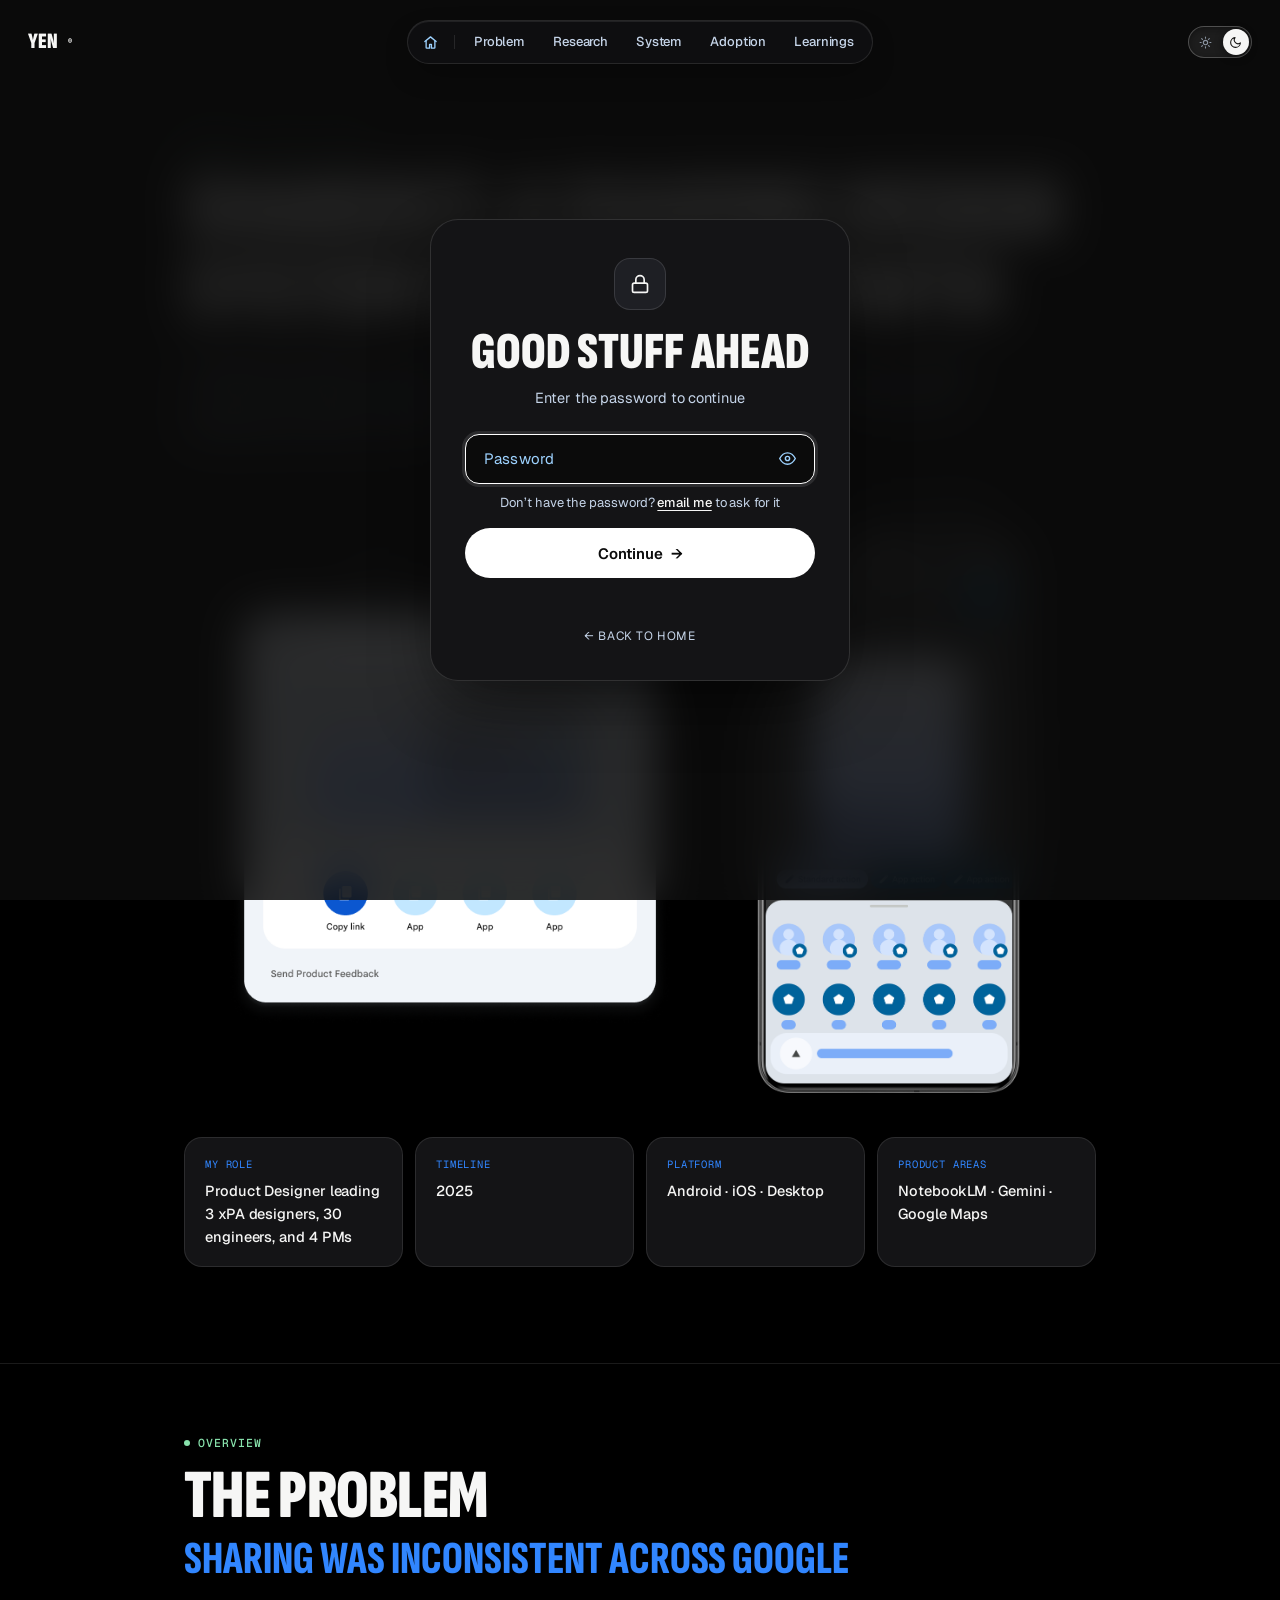
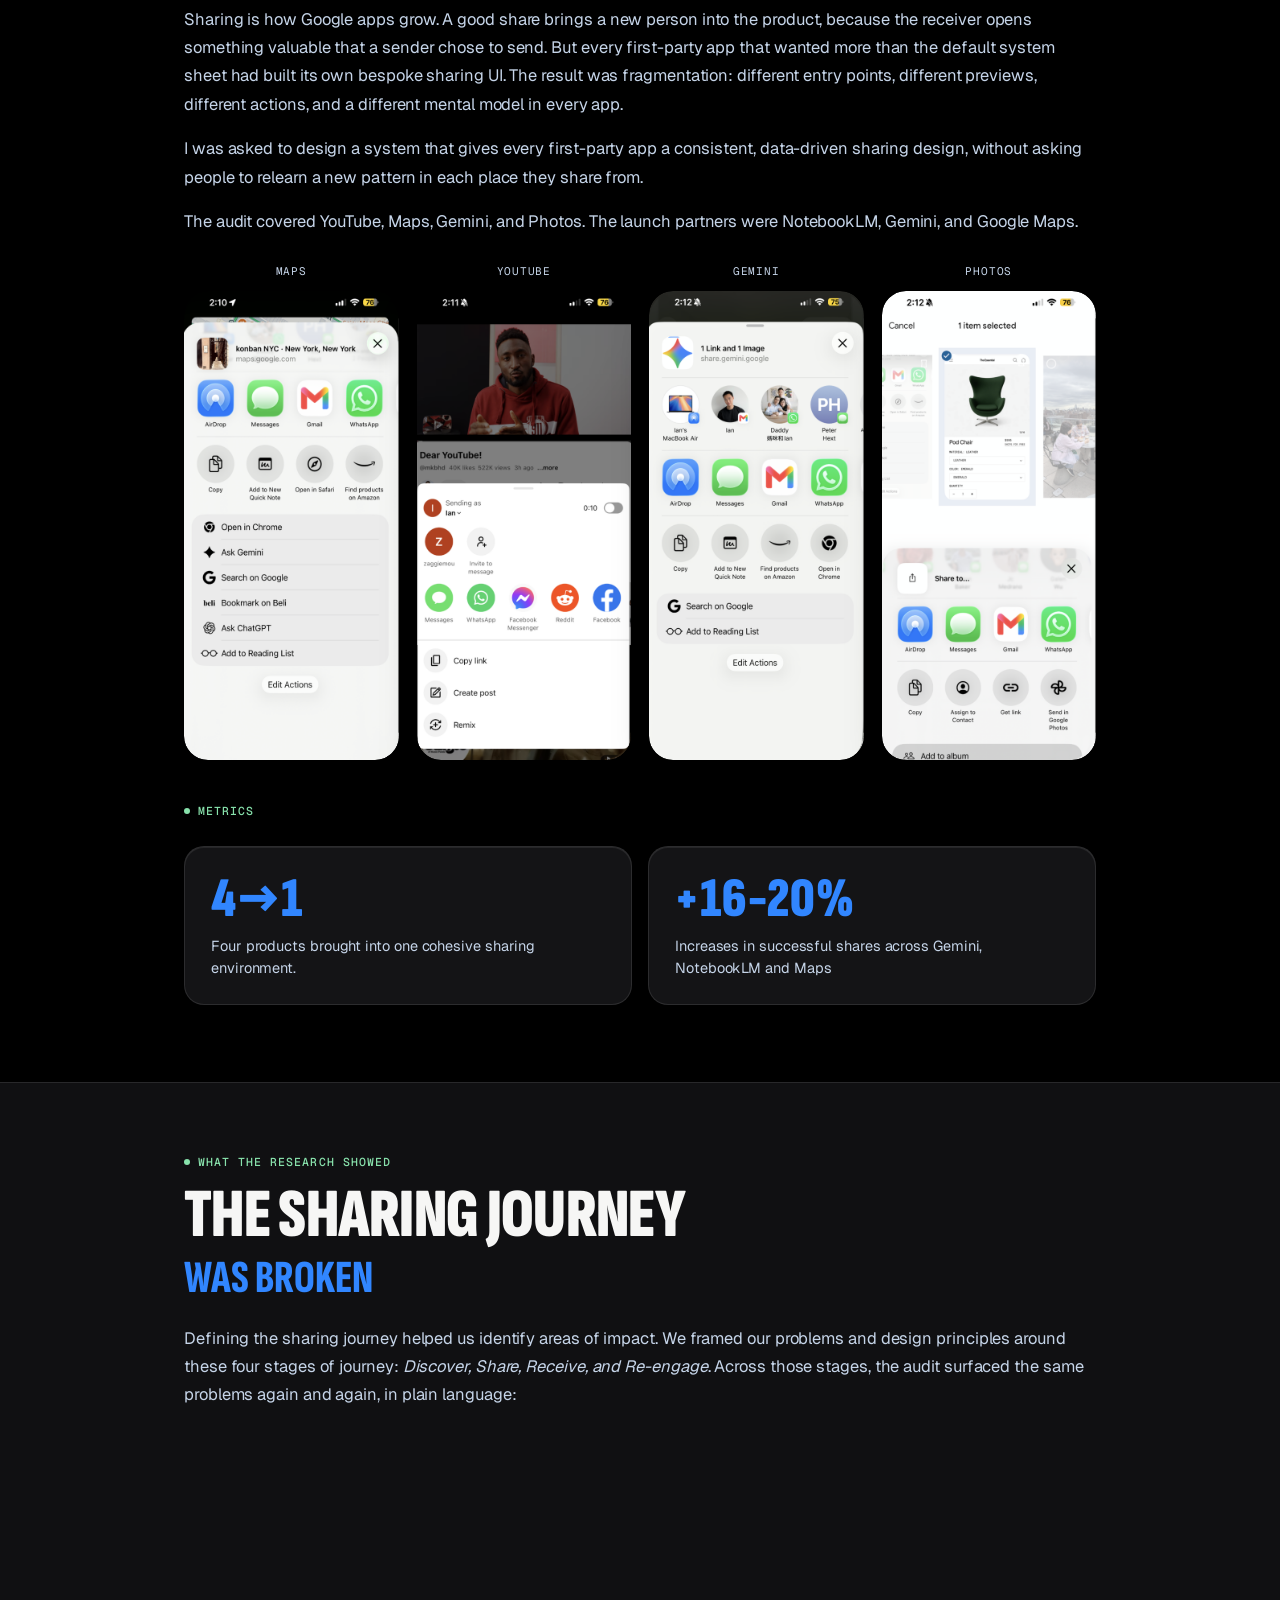
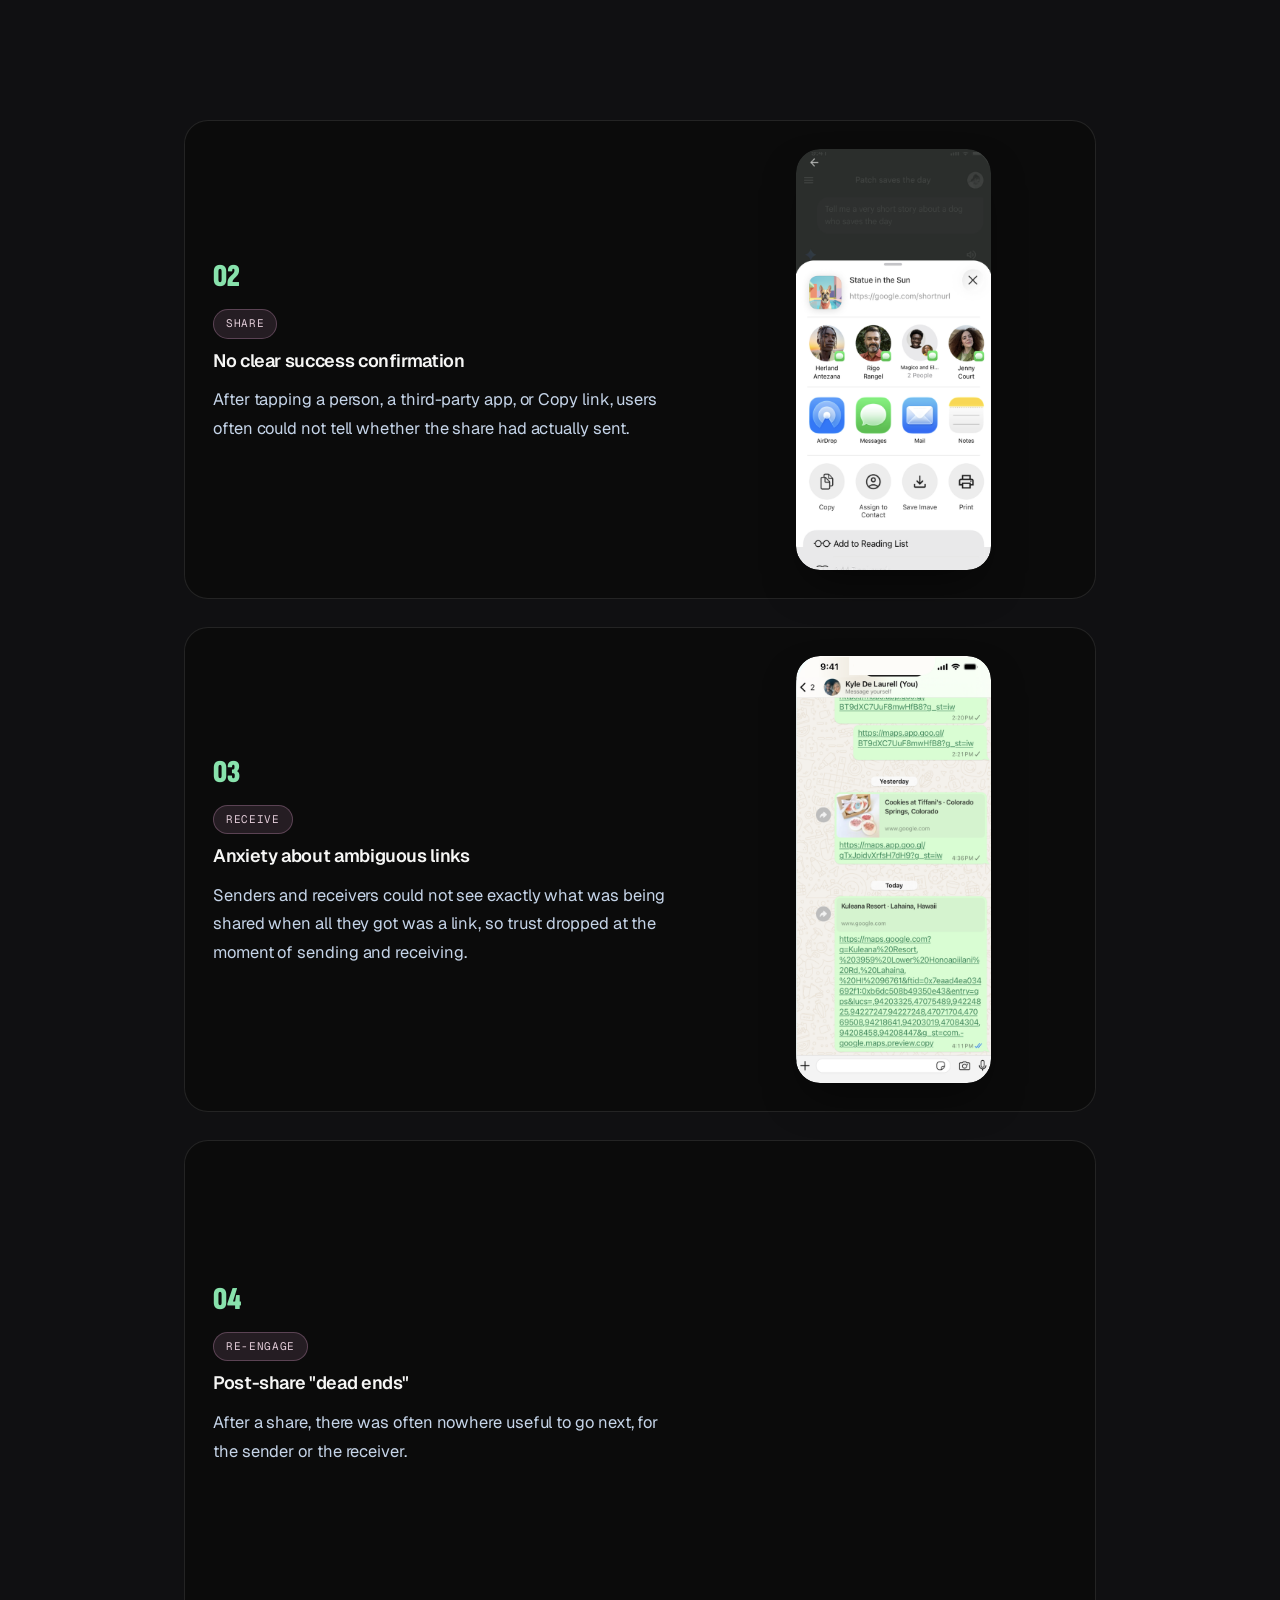
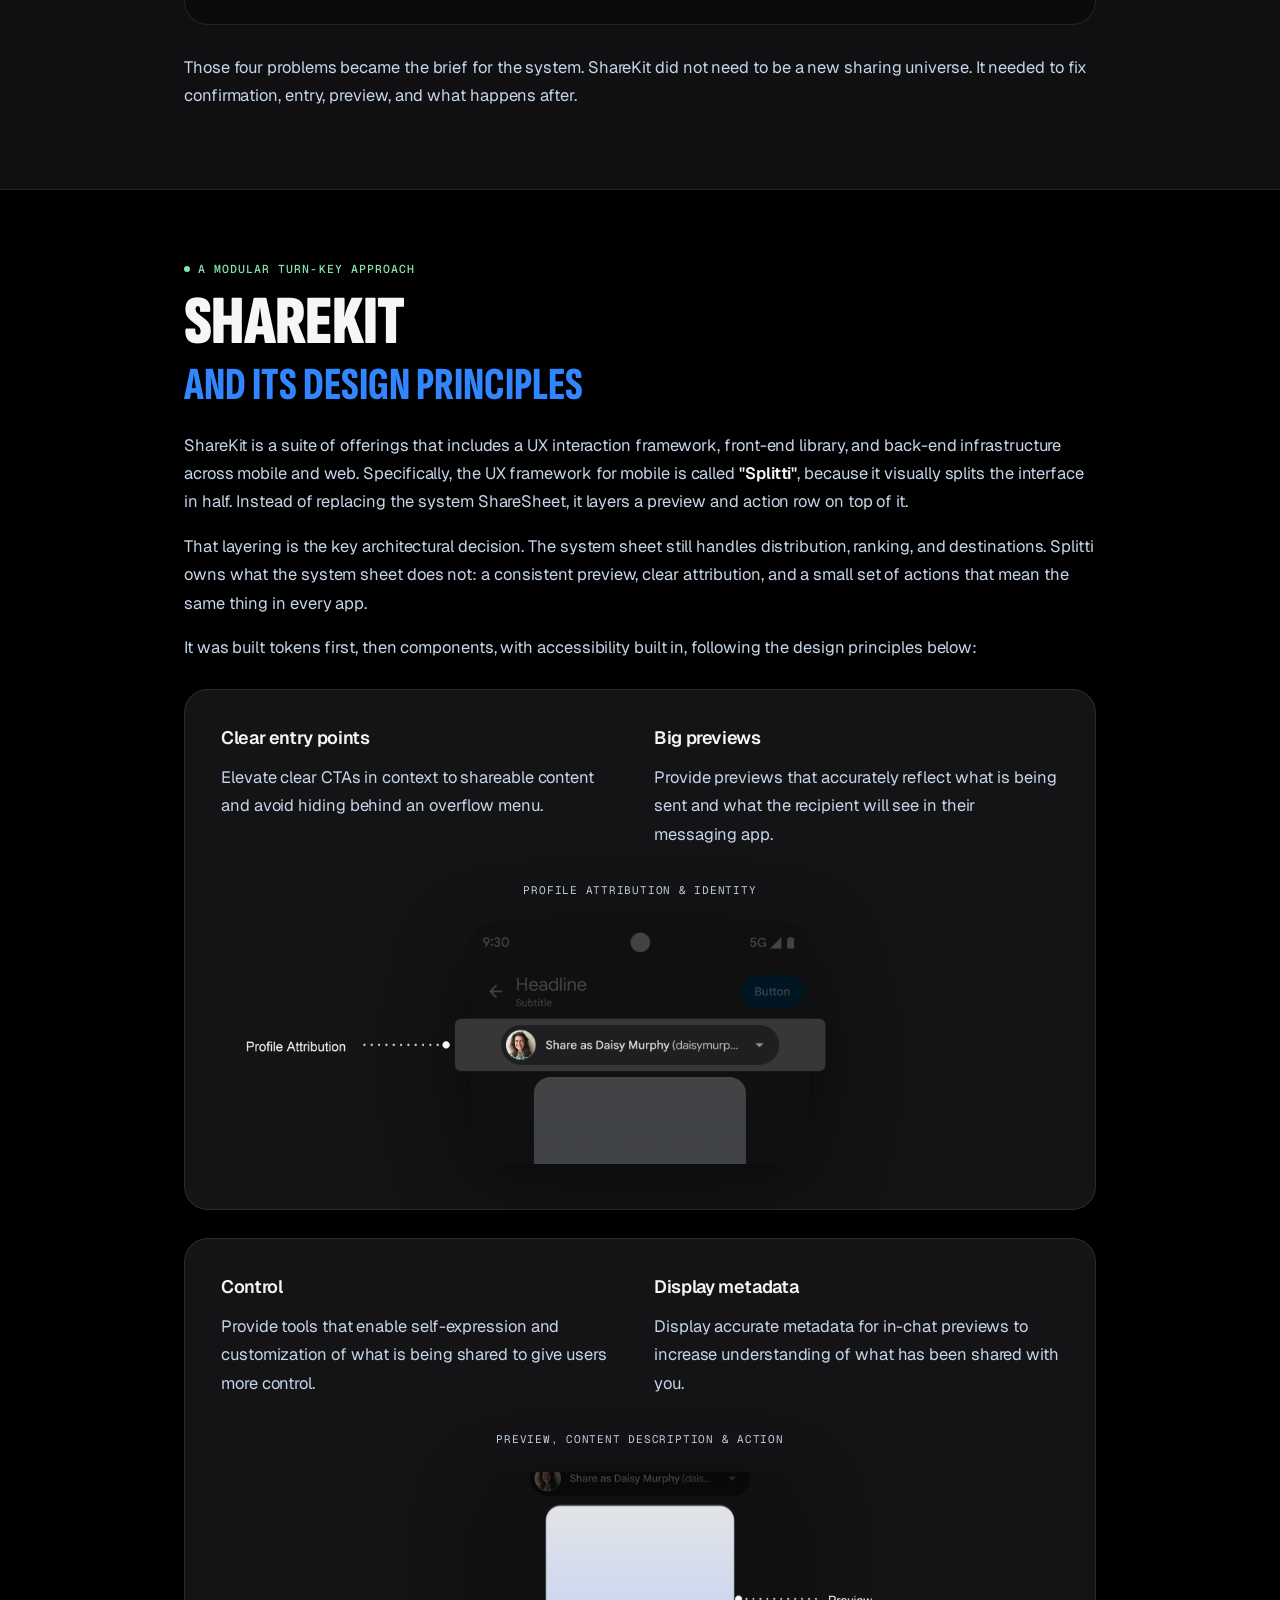
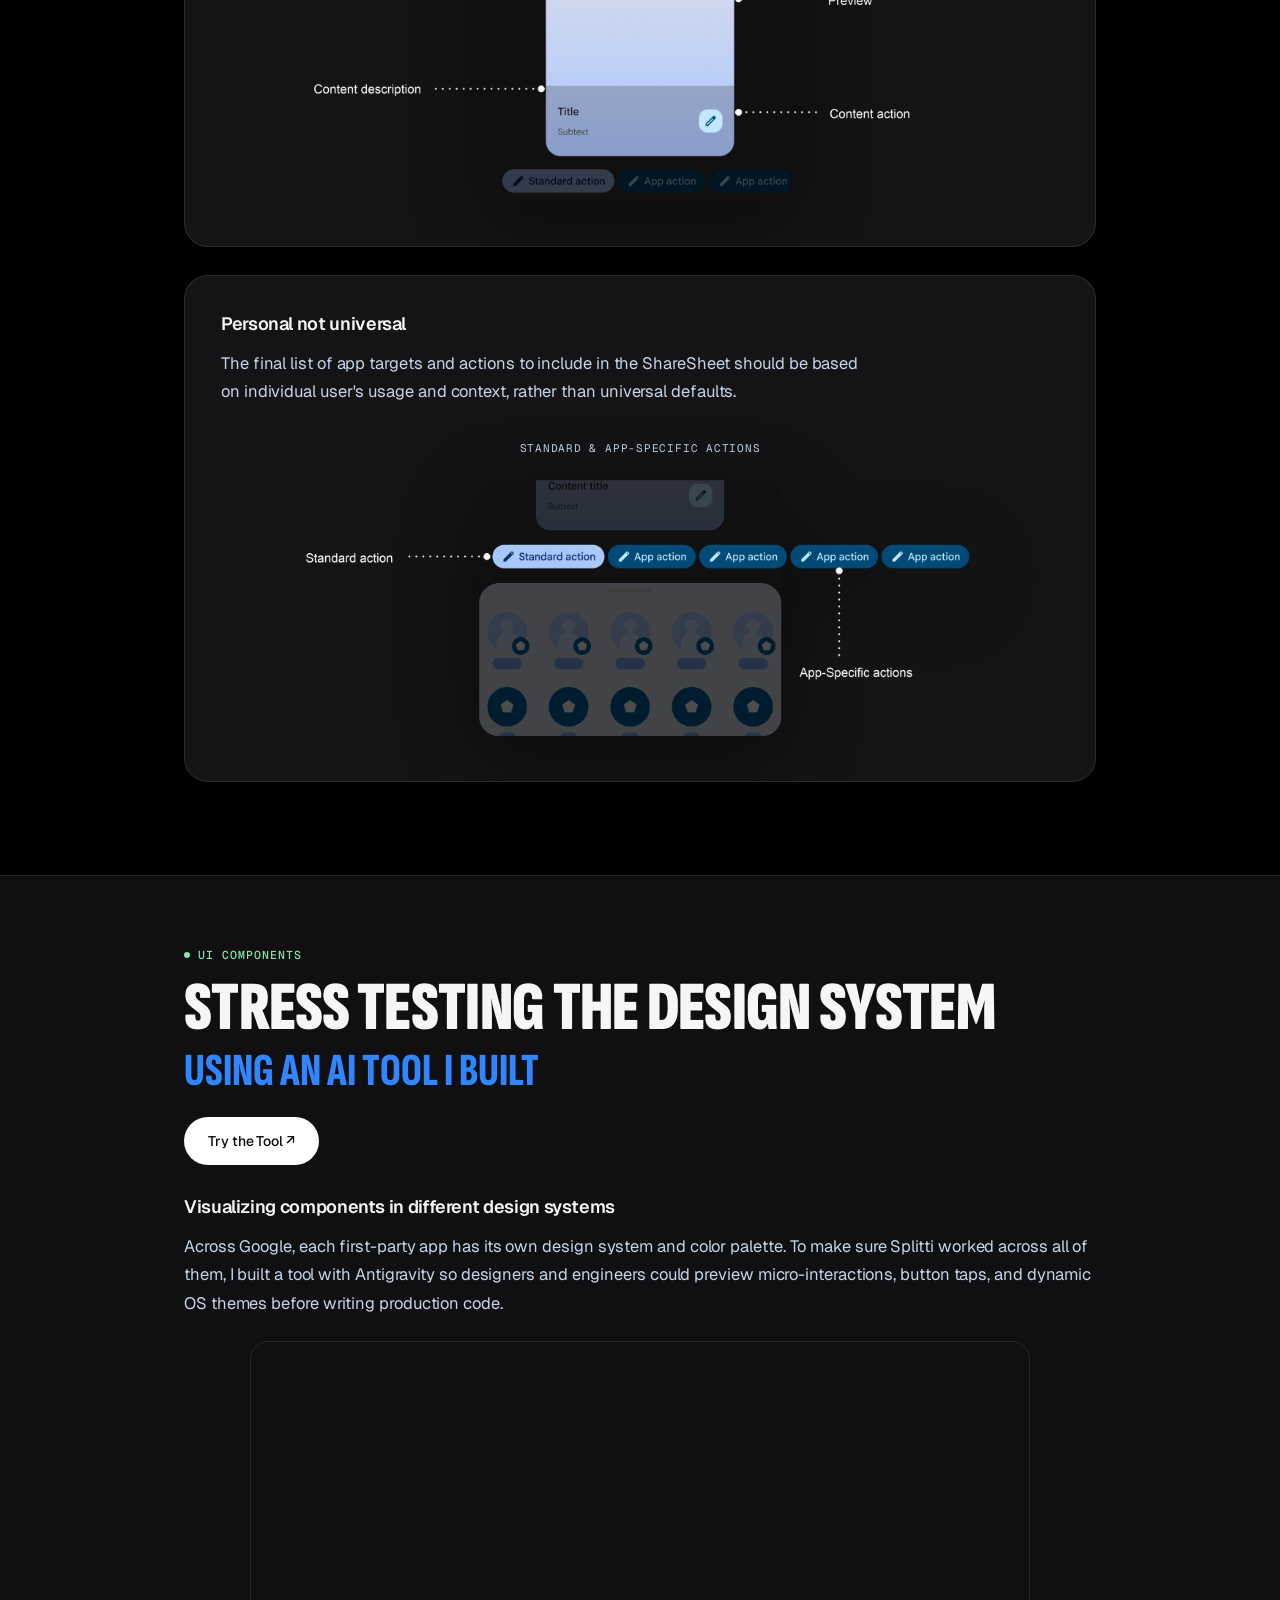
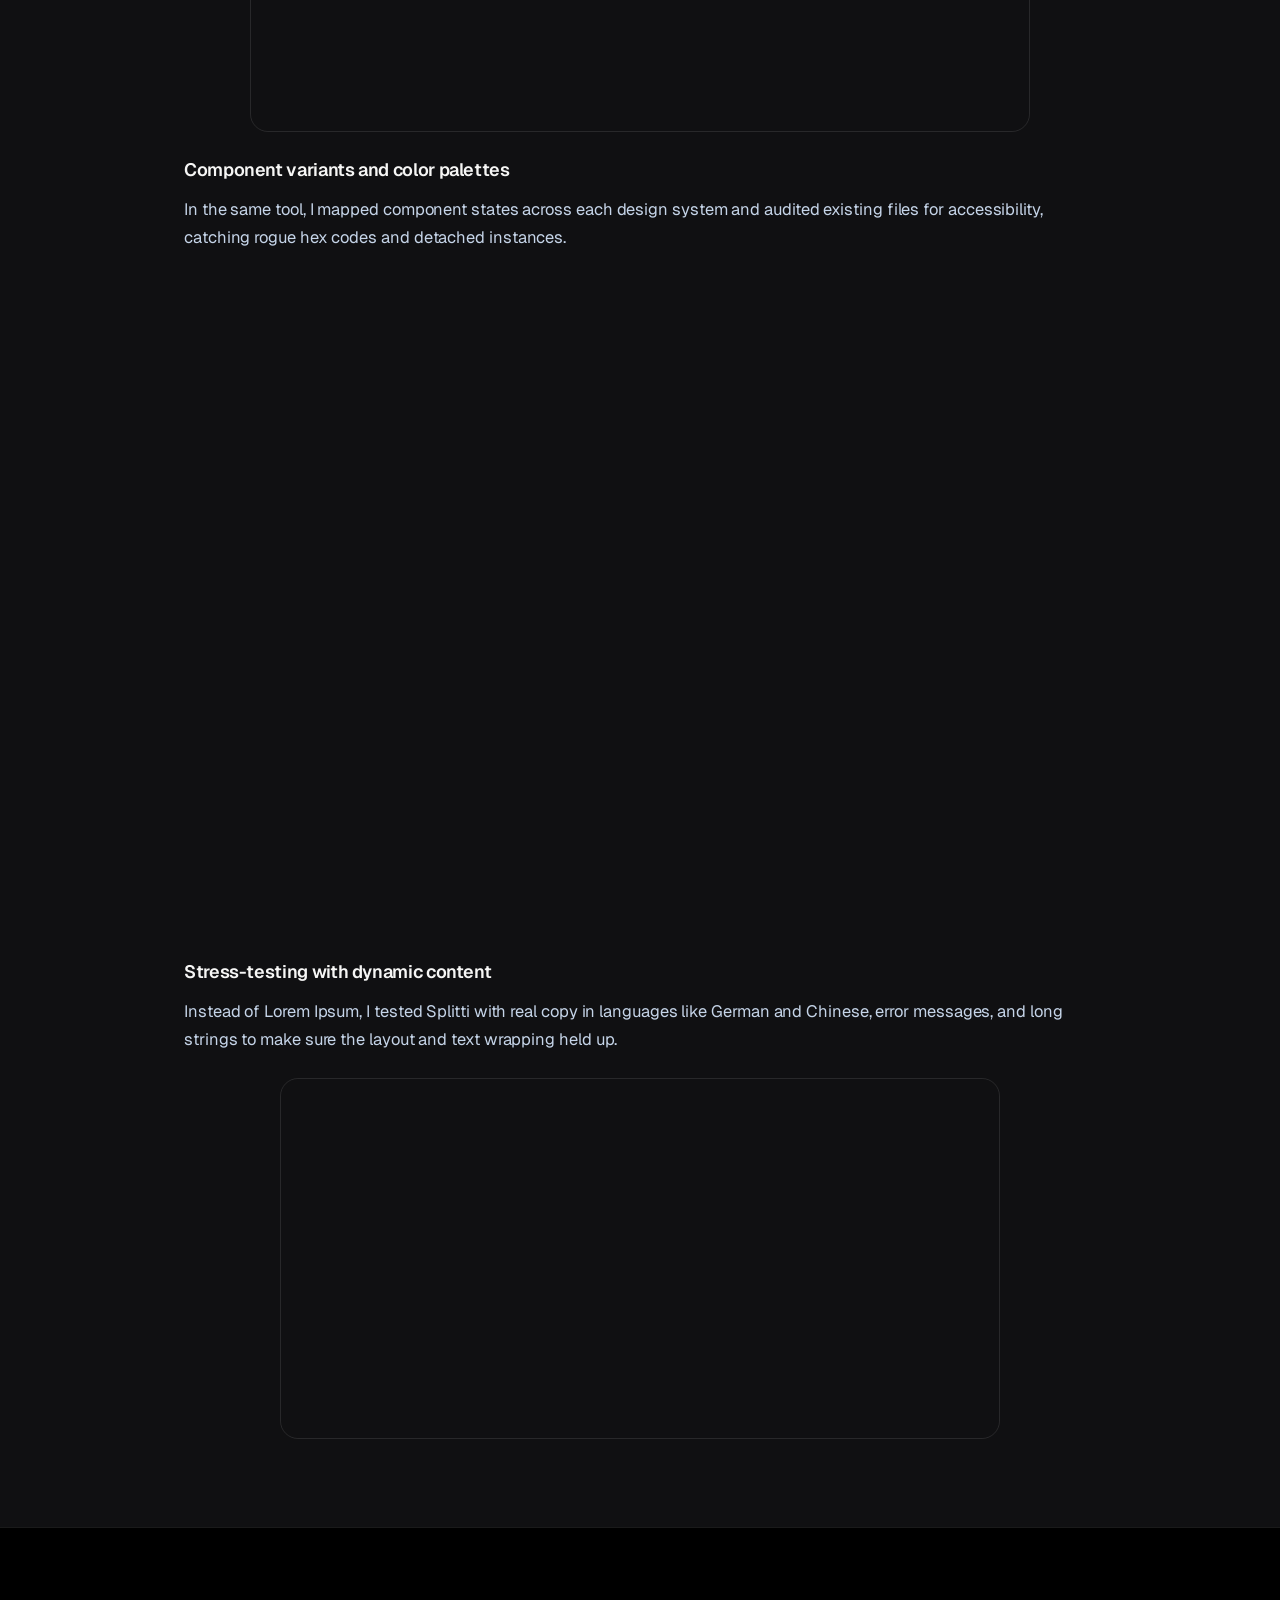
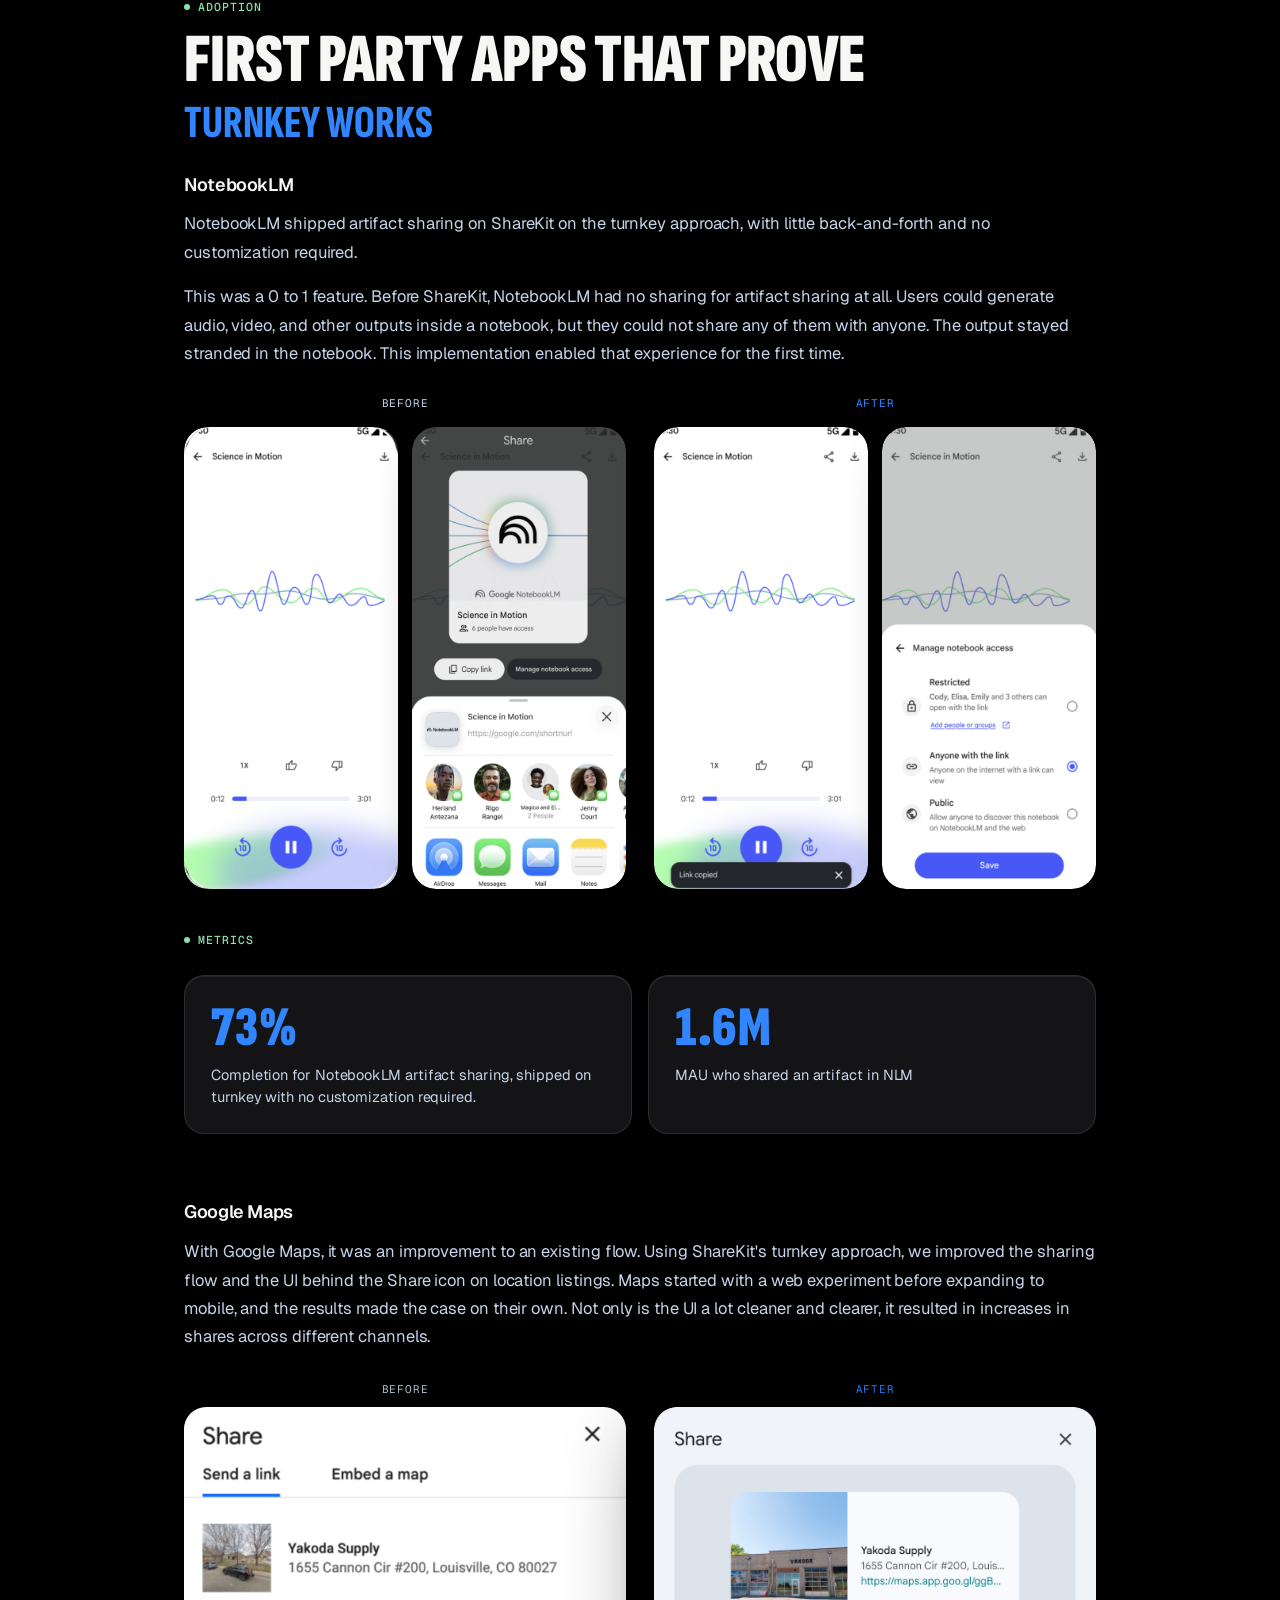
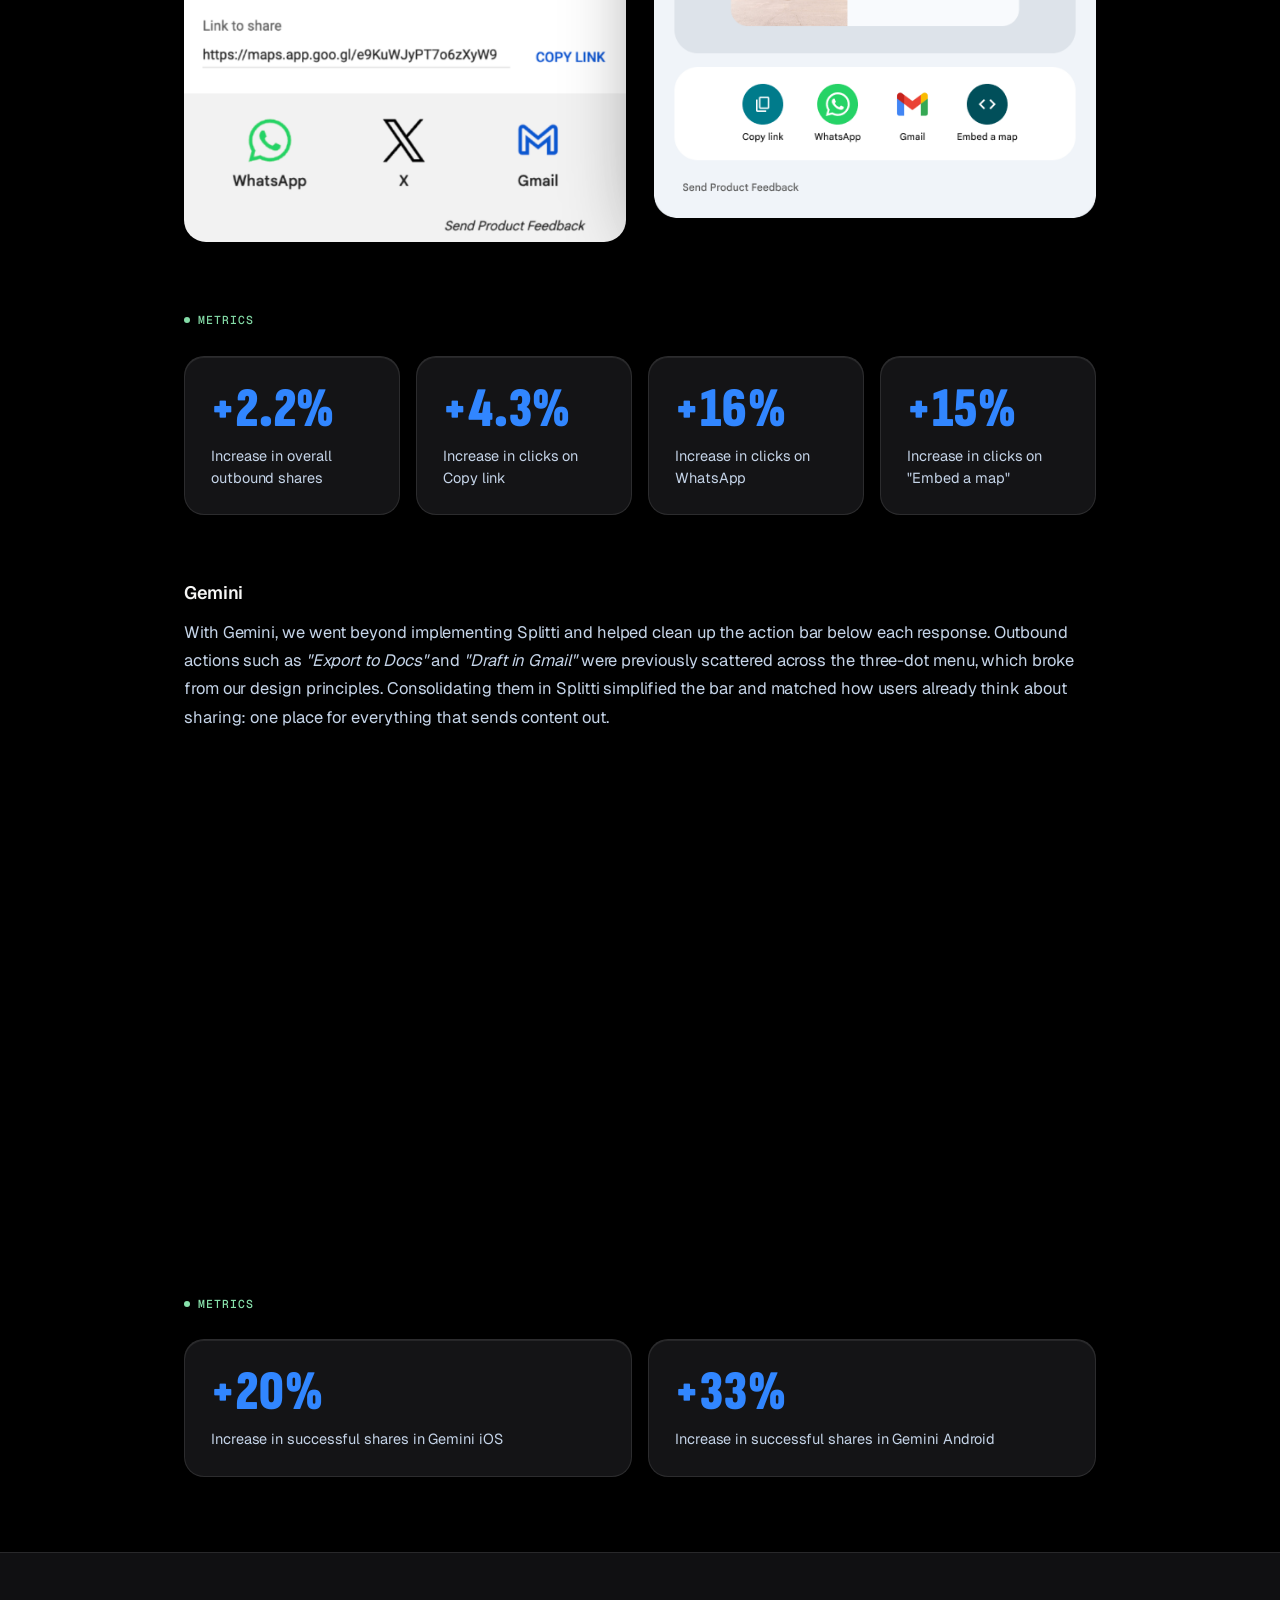
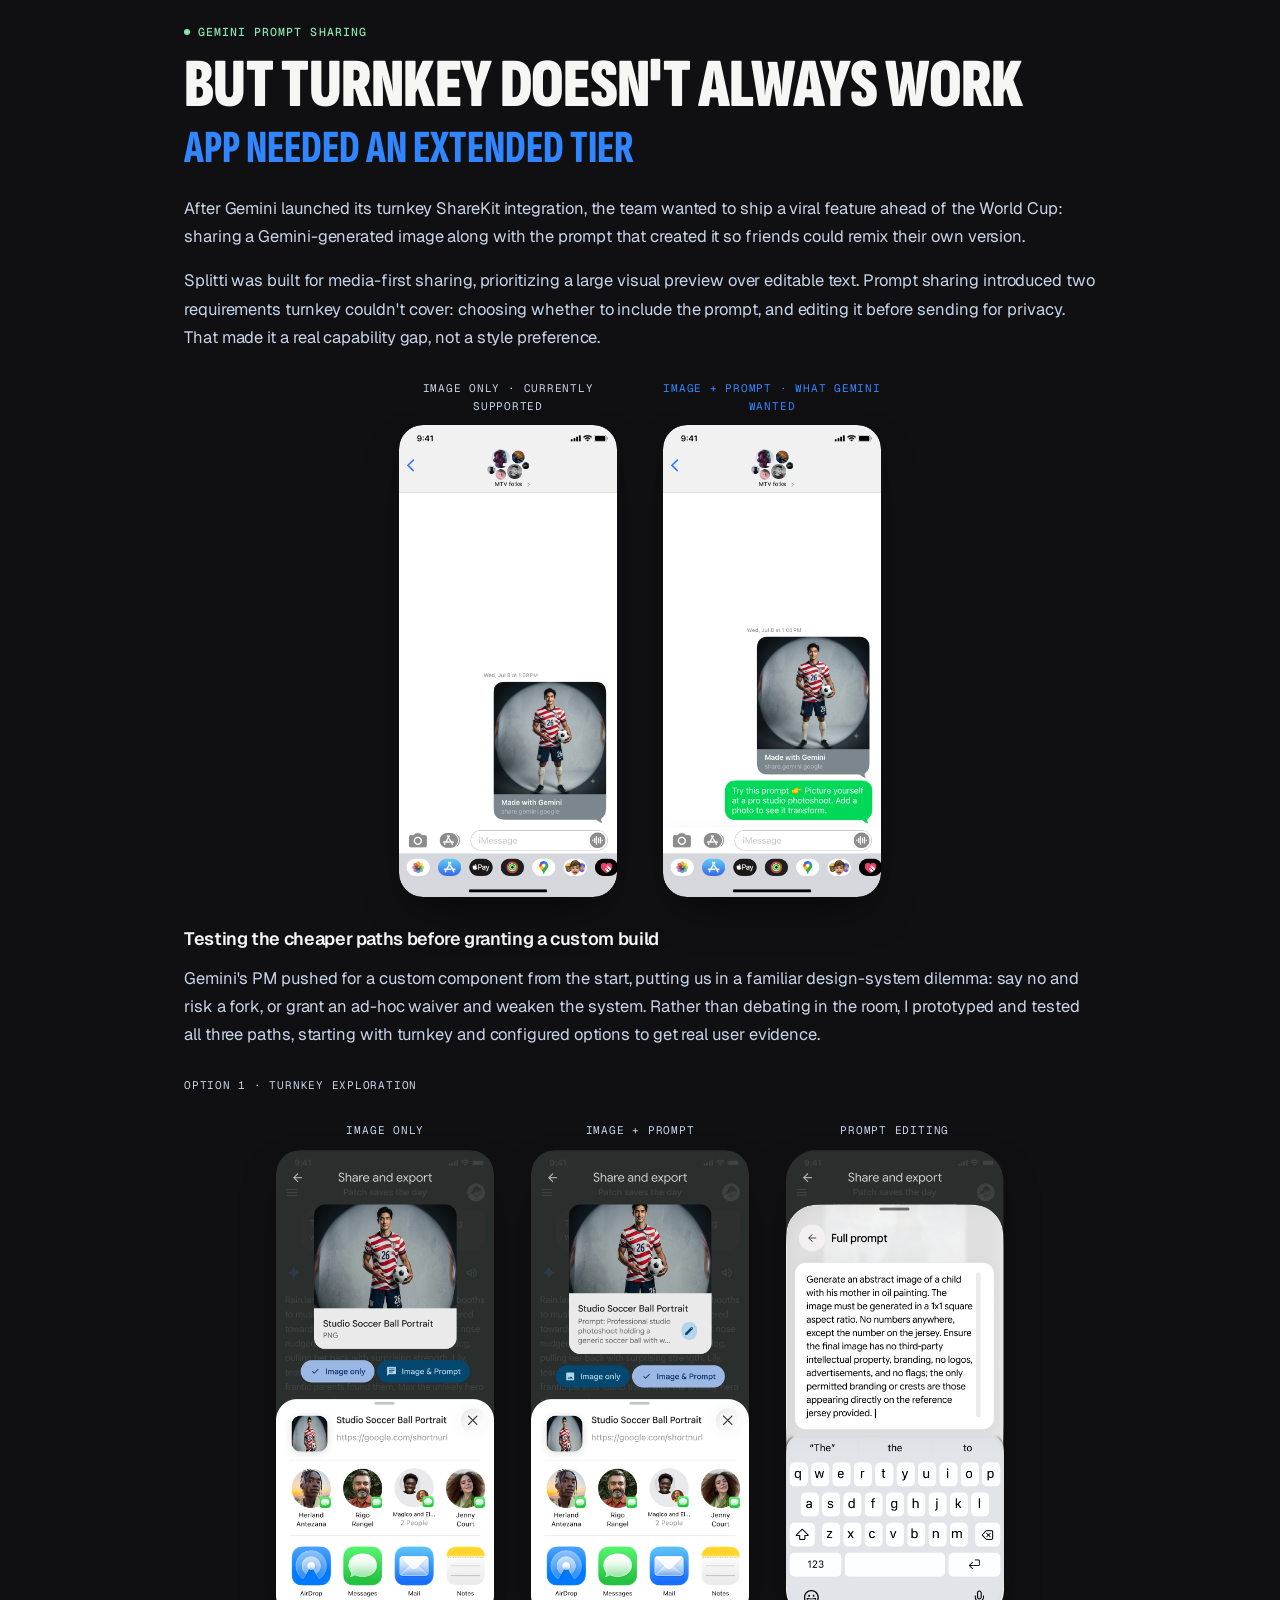
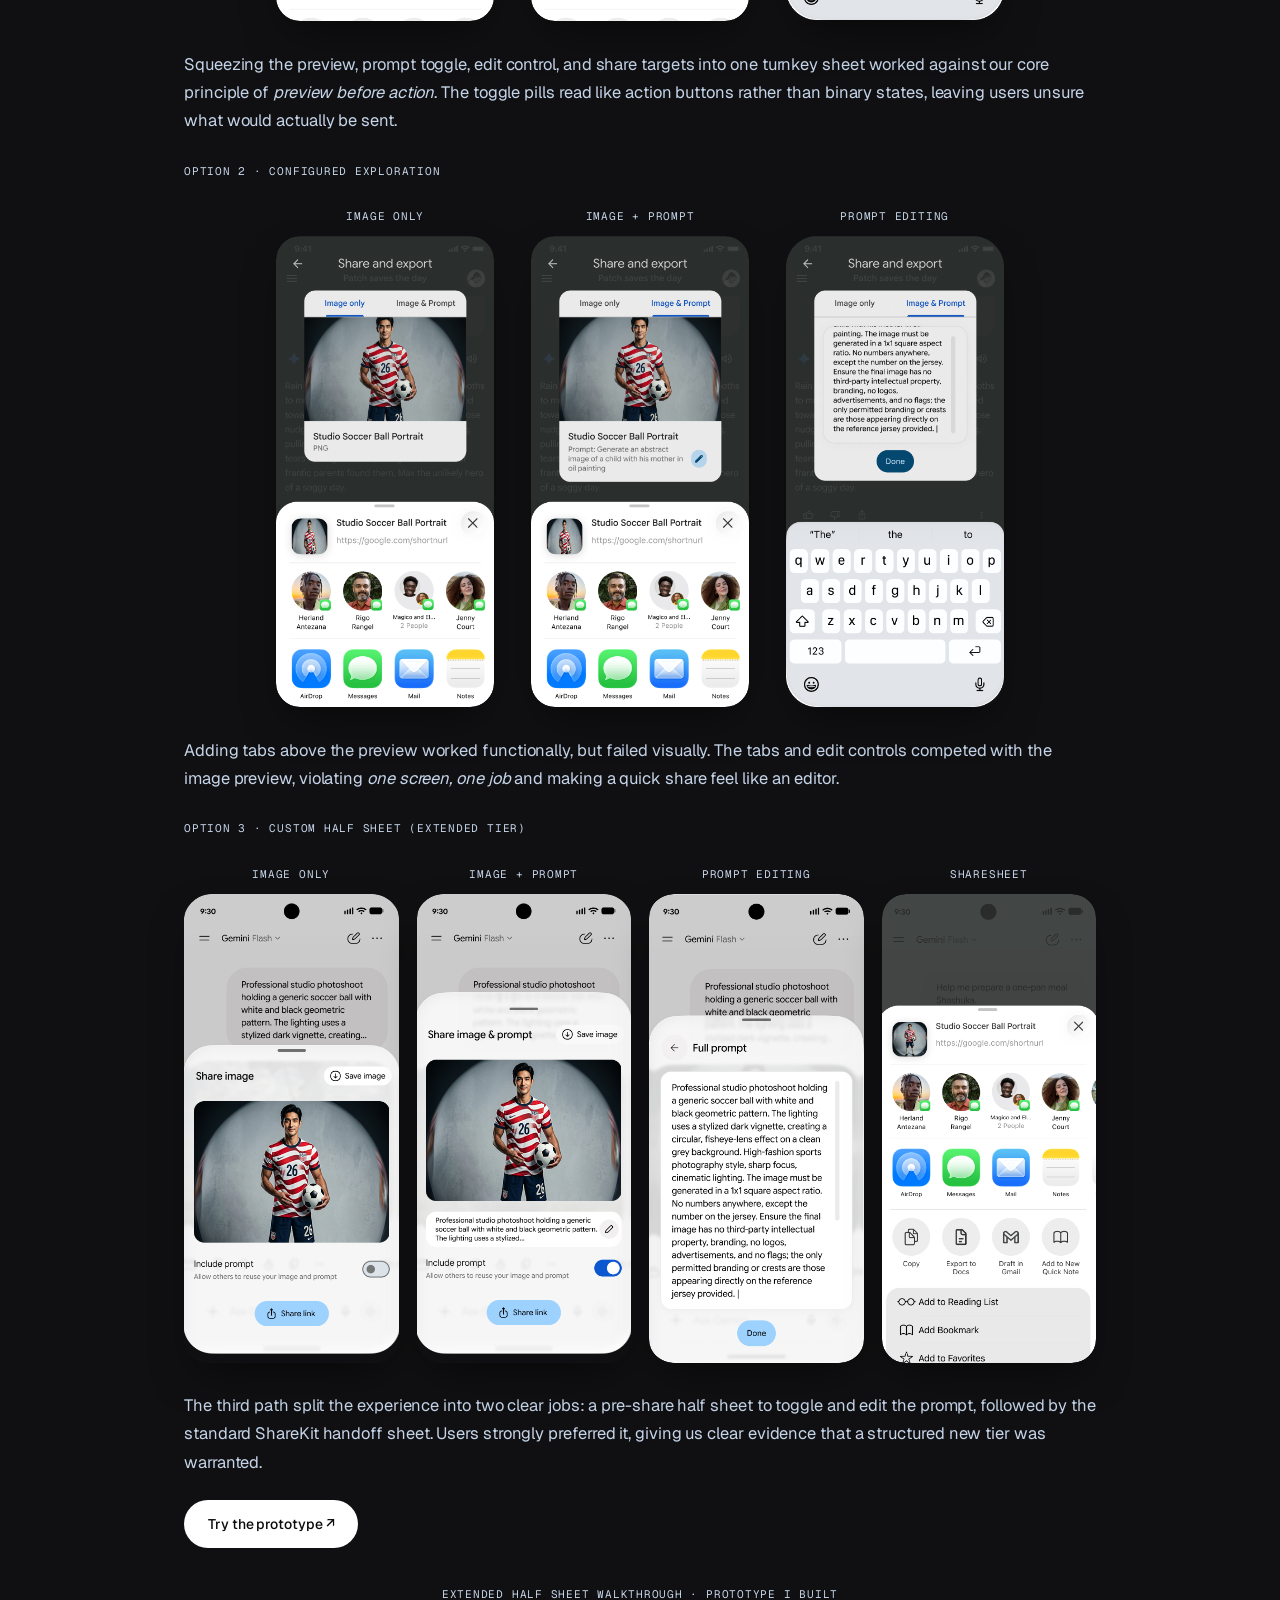
<file: sharing-design-system.html>
<!DOCTYPE html>
<html lang="en">
<head>
  <meta charset="UTF-8">
  <meta name="viewport" content="width=device-width, initial-scale=1.0">
  <title>Sharing Design System | Ian Yen</title>
  <meta name="description" content="ShareKit: A Sharing Design System Built for Growth | Case Study by Ian Yen">
  <meta property="og:title" content="Sharing Design System | Ian Yen">
  <meta property="og:description" content="ShareKit: A Sharing Design System Built for Growth | Case Study by Ian Yen">
  <meta property="og:type" content="website">
  <meta property="og:url" content="https://ianyen.net/sharing-design-system.html">
  <meta property="og:image" content="https://ianyen.net/assets/og-preview.png?v=233">
  <meta property="og:image:width" content="1200">
  <meta property="og:image:height" content="630">
  <meta name="twitter:card" content="summary_large_image">
  <meta name="twitter:image" content="https://ianyen.net/assets/og-preview.png?v=233">
  <meta name="thumbnail" content="https://ianyen.net/favicon-512.png?v=230">
  <link rel="icon" href="favicon.png?v=230" type="image/png" sizes="64x64">
  <link rel="icon" href="favicon-192.png?v=230" type="image/png" sizes="192x192">
  <link rel="icon" href="favicon-512.png?v=230" type="image/png" sizes="512x512">
  <link rel="apple-touch-icon" href="apple-touch-icon.png?v=230">

  <!-- Fonts -->
  <link rel="preconnect" href="https://fonts.googleapis.com">
  <link rel="preconnect" href="https://fonts.gstatic.com" crossorigin>
  <link href="https://api.fontshare.com/v2/css?f[]=tanker@400&display=swap" rel="stylesheet">
  <link href="https://fonts.googleapis.com/css2?family=Big+Shoulders+Display:wght@600;700;800;900&family=Caveat:wght@500;600;700&family=Fraunces:ital,opsz,wght@0,9..144,100..900;1,9..144,100..900&family=Geist+Mono:wght@400;500;600&family=Geist:wght@300;400;500;600;700&family=Inter:wght@300;400;500;600&family=Sofia+Sans+Extra+Condensed:wght@800;900&display=swap" rel="stylesheet">

  <link rel="preload" as="font" type="font/ttf" href="assets/fonts/GoogleSansFlex-Variable.ttf" crossorigin>
  <link rel="preload" as="font" type="font/ttf" href="assets/fonts/GoogleSansMono-Variable.ttf" crossorigin>
  <link rel="stylesheet" href="style.css?v=234">
  <link rel="stylesheet" href="foldfolio.css?v=305">
</head>
<body data-theme="dark" id="top" class="case-study-body is-locked">
  <script>if(sessionStorage.getItem('ian-case-auth')==='208984112481814036c6a8fb96017106d2c7ba8bf1b64c2ae5b44a5d7b283cec'){document.body.classList.remove('is-locked');}</script>
    <!-- Ambient Film Grain / Noise Overlay -->
  

  <!-- Sticky Top Glass Dock -->
  <header class="leo-nav-wrapper load-reveal" style="--load-delay: 0ms;">
  <a href="index.html" class="fold-wordmark case-study-wordmark">YEN<sup>&reg;</sup></a>
  <nav class="leo-nav" aria-label="Case Study Navigation">
    <div class="leo-nav-highlight" aria-hidden="true"></div>
    <span class="leo-nav-progress-bar" aria-hidden="true"></span>

    <a href="index.html#work" class="leo-nav-link leo-nav-home-icon" data-nav-hover aria-label="Back to home" title="Home">
      <svg width="15" height="15" viewBox="0 0 24 24" fill="none" stroke="currentColor" stroke-width="2.1" stroke-linecap="round" stroke-linejoin="round" aria-hidden="true"><path d="M3 10.5L12 3l9 7.5"></path><path d="M5 9.5V20a1 1 0 0 0 1 1h4.5v-6h3v6H18a1 1 0 0 0 1-1V9.5"></path></svg>
    </a>

    <span class="leo-nav-divider" aria-hidden="true"></span>

    <a href="#problem" class="leo-nav-link" data-nav-hover>
      <span class="slot-text-wrap">
        <span class="slot-text-primary">Problem</span>
        <span class="slot-text-clone" aria-hidden="true">Problem</span>
      </span>
    </a>

    <a href="#research" class="leo-nav-link" data-nav-hover>
      <span class="slot-text-wrap">
        <span class="slot-text-primary">Research</span>
        <span class="slot-text-clone" aria-hidden="true">Research</span>
      </span>
    </a>

    <a href="#system" class="leo-nav-link" data-nav-hover>
      <span class="slot-text-wrap">
        <span class="slot-text-primary">System</span>
        <span class="slot-text-clone" aria-hidden="true">System</span>
      </span>
    </a>

    <a href="#adoption" class="leo-nav-link" data-nav-hover>
      <span class="slot-text-wrap">
        <span class="slot-text-primary">Adoption</span>
        <span class="slot-text-clone" aria-hidden="true">Adoption</span>
      </span>
    </a>

    <a href="#learnings" class="leo-nav-link" data-nav-hover>
      <span class="slot-text-wrap">
        <span class="slot-text-primary">Learnings</span>
        <span class="slot-text-clone" aria-hidden="true">Learnings</span>
      </span>
    </a>
  </nav>

  <!-- Top Right Sun/Moon Mode Toggle -->
  <div class="top-right-controls">
    <button type="button" class="theme-toggle-switch" data-theme-toggle aria-label="Toggle Light and Dark Mode" title="Toggle Light / Dark Mode">
      <span class="theme-toggle-option is-sun" aria-hidden="true">
        <svg width="13" height="13" viewBox="0 0 24 24" fill="none" stroke="currentColor" stroke-width="2" stroke-linecap="round" stroke-linejoin="round">
          <circle cx="12" cy="12" r="4"></circle>
          <path d="M12 2v2M12 20v2M4.93 4.93l1.41 1.41M17.66 17.66l1.41 1.41M2 12h2M20 12h2M6.34 17.66l-1.41 1.41M19.07 4.93l-1.41 1.41"></path>
        </svg>
      </span>
      <span class="theme-toggle-option is-moon" aria-hidden="true">
        <svg width="13" height="13" viewBox="0 0 24 24" fill="none" stroke="currentColor" stroke-width="2" stroke-linecap="round" stroke-linejoin="round">
          <path d="M21 12.79A9 9 0 1 1 11.21 3 7 7 0 0 0 21 12.79z"></path>
        </svg>
      </span>
      <span class="theme-toggle-thumb" aria-hidden="true"></span>
    </button>
  </div>
</header>

  <main class="case-main">
    <!-- Case Study Hero & Metadata -->
    <section class="case-hero load-reveal" style="--load-delay: 90ms;">
      <div class="case-container">
        <header class="case-hero-header">
          <p class="case-eyebrow">GOOGLE &middot; 2025 - 2026</p>
          <h1 class="case-title">ShareKit: A Sharing Design System Built for Growth</h1>
          <p class="case-subtitle">I designed ShareKit, a sharing system that layers a consistent preview and action model on top of the native ShareSheet, and used it to fix fragmented sharing journeys across NotebookLM, Gemini, and Google Maps.</p>
        </header>

        <!-- Hero Visual: ShareKit Desktop Dialog & Splitti Mobile Wireframe -->
        <div class="case-hero-stage is-wide-slide is-sharekit-hero-scaled framer-reveal">
          <div class="sk-hero-labeled-pair">
            <div class="sk-hero-labeled-col is-desktop">
              <p class="case-caption">SHAREKIT &middot; DESKTOP DIALOG</p>
              <img src="assets/mocks/sk_hero_desktop_clean.png?v=216" alt="ShareKit Desktop Dialog">
            </div>
            <div class="sk-hero-labeled-col is-mobile">
              <p class="case-caption">SPLITTI &middot; MOBILE WIREFRAME</p>
              <img src="assets/mocks/sk_hero_mobile_clean.png?v=216" alt="Splitti Mobile Wireframe">
            </div>
          </div>
        </div>

        <div class="case-meta-grid" style="margin-top: 36px;">
          <div class="case-meta-item">
            <span class="case-meta-label">MY ROLE</span>
            <div class="case-meta-value">Product Designer leading 3 xPA designers, 30 engineers, and 4 PMs</div>
          </div>
          <div class="case-meta-item">
            <span class="case-meta-label">TIMELINE</span>
            <div class="case-meta-value">2025</div>
          </div>
          <div class="case-meta-item">
            <span class="case-meta-label">PLATFORM</span>
            <div class="case-meta-value">Android &middot; iOS &middot; Desktop</div>
          </div>
          <div class="case-meta-item">
            <span class="case-meta-label">PRODUCT AREAS</span>
            <div class="case-meta-value">NotebookLM &middot; Gemini &middot; Google Maps</div>
          </div>
        </div>
      </div>
    </section>

    <!-- Section: Overview -->
    <section class="case-section framer-reveal" id="problem">
      <div class="case-container">
        <p class="case-eyebrow">OVERVIEW</p>
        <h2 class="case-h2">The Problem</h2>
        <h3 class="case-h3-italic">Sharing Was Inconsistent Across Google</h3>
        <p class="case-body">Sharing is how Google apps grow. A good share brings a new person into the product, because the receiver opens something valuable that a sender chose to send. But every first-party app that wanted more than the default system sheet had built its own bespoke sharing UI. The result was fragmentation: different entry points, different previews, different actions, and a different mental model in every app.</p>
        <p class="case-body">I was asked to design a system that gives every first-party app a consistent, data-driven sharing design, without asking people to relearn a new pattern in each place they share from.</p>
        <p class="case-body">The audit covered YouTube, Maps, Gemini, and Photos. The launch partners were NotebookLM, Gemini, and Google Maps.</p>

        <div class="mock-grid-4 framer-reveal">
          <div class="mock-col">
            <p class="case-caption">MAPS</p>
            <div class="device-frame">
              <img src="assets/mocks/sk_ov_1_maps.png?v=14" alt="Maps Sharing UI" loading="lazy">
            </div>
          </div>
          <div class="mock-col">
            <p class="case-caption">YOUTUBE</p>
            <div class="device-frame">
              <img src="assets/mocks/sk_ov_2_youtube.png?v=14" alt="YouTube Sharing UI" loading="lazy">
            </div>
          </div>
          <div class="mock-col">
            <p class="case-caption">GEMINI</p>
            <div class="device-frame">
              <img src="assets/mocks/sk_ov_3_gemini.png?v=14" alt="Gemini Sharing UI" loading="lazy">
            </div>
          </div>
          <div class="mock-col">
            <p class="case-caption">PHOTOS</p>
            <div class="device-frame">
              <img src="assets/mocks/sk_ov_4_photos.png?v=14" alt="Photos Sharing UI" loading="lazy">
            </div>
          </div>
        </div>

        <div class="metrics-block">
          <p class="case-eyebrow">METRICS</p>
          <div class="metrics-grid">
            <div class="metric-card framer-reveal">
              <div class="metric-value">4→1</div>
              <div class="metric-label">Four products brought into one cohesive sharing environment.</div>
            </div>
            <div class="metric-card framer-reveal">
              <div class="metric-value">+16-20%</div>
              <div class="metric-label">Increases in successful shares across Gemini, NotebookLM and Maps</div>
            </div>
          </div>
        </div>
      </div>
    </section>

    <!-- Section: What the Research Showed -->
    <section class="case-section alt-bg framer-reveal" id="research">
      <div class="case-container">
        <p class="case-eyebrow">WHAT THE RESEARCH SHOWED</p>
        <h2 class="case-h2">The Sharing Journey</h2>
        <h3 class="case-h3-italic">Was Broken</h3>
        <p class="case-body">Defining the sharing journey helped us identify areas of impact. We framed our problems and design principles around these four stages of journey: <em>Discover, Share, Receive, and Re-engage</em>. Across those stages, the audit surfaced the same problems again and again, in plain language:</p>

        <div class="feature-row framer-reveal">
          <div>
            <div class="feature-num">01</div>
            <span class="feature-tag">DISCOVER</span>
            <h4 class="case-h4" style="margin-top: 8px;">Inconsistent entry points</h4>
            <p class="case-body">Sharing started from different places, with different affordances, depending on the app.</p>
          </div>
          <div style="display: flex; justify-content: center; align-items: center;">
            <img src="assets/mocks/sk_prob_1_icons_9.png?v=216" alt="Discover stage share icons" class="share-icons-direct" loading="lazy">
          </div>
        </div>

        <div class="feature-row framer-reveal">
          <div>
            <div class="feature-num">02</div>
            <span class="feature-tag">SHARE</span>
            <h4 class="case-h4" style="margin-top: 8px;">No clear success confirmation</h4>
            <p class="case-body">After tapping a person, a third-party app, or Copy link, users often could not tell whether the share had actually sent.</p>
          </div>
          <div style="display: flex; justify-content: center;">
            <div class="device-frame framer-reveal" style="max-width: 195px;">
              <img src="assets/mocks/sk_prob_2_share.png?v=21" alt="Share stage" loading="lazy">
            </div>
          </div>
        </div>

        <div class="feature-row framer-reveal">
          <div>
            <div class="feature-num">03</div>
            <span class="feature-tag">RECEIVE</span>
            <h4 class="case-h4" style="margin-top: 8px;">Anxiety about ambiguous links</h4>
            <p class="case-body">Senders and receivers could not see exactly what was being shared when all they got was a link, so trust dropped at the moment of sending and receiving.</p>
          </div>
          <div style="display: flex; justify-content: center;">
            <div class="device-frame framer-reveal" style="max-width: 195px;">
              <img src="assets/mocks/sk_prob_3_receive.png?v=21" alt="Receive stage" loading="lazy">
            </div>
          </div>
        </div>

        <div class="feature-row framer-reveal">
          <div>
            <div class="feature-num">04</div>
            <span class="feature-tag">RE-ENGAGE</span>
            <h4 class="case-h4" style="margin-top: 8px;">Post-share "dead ends"</h4>
            <p class="case-body">After a share, there was often nowhere useful to go next, for the sender or the receiver.</p>
          </div>
          <div style="display: flex; justify-content: center;">
            <div class="device-frame framer-reveal" style="max-width: 195px;">
              <img src="assets/mocks/sk_prob_4_reengage.png?v=21" alt="Re-engage stage" loading="lazy">
            </div>
          </div>
        </div>

        <p class="case-body" style="margin-top: 24px;">Those four problems became the brief for the system. ShareKit did not need to be a new sharing universe. It needed to fix confirmation, entry, preview, and what happens after.</p>
      </div>
    </section>

    <!-- Section: A Modular Turn-Key Approach -->
    <section class="case-section framer-reveal" id="system">
      <div class="case-container">
        <p class="case-eyebrow">A MODULAR TURN-KEY APPROACH</p>
        <h2 class="case-h2">ShareKit</h2>
        <h3 class="case-h3-italic">And Its Design Principles</h3>
        <p class="case-body">ShareKit is a suite of offerings that includes a UX interaction framework, front-end library, and back-end infrastructure across mobile and web. Specifically, the UX framework for mobile is called <strong>"Splitti"</strong>, because it visually splits the interface in half. Instead of replacing the system ShareSheet, it layers a preview and action row on top of it.</p>
        <p class="case-body">That layering is the key architectural decision. The system sheet still handles distribution, ranking, and destinations. Splitti owns what the system sheet does not: a consistent preview, clear attribution, and a small set of actions that mean the same thing in every app.</p>
        <p class="case-body">It was built tokens first, then components, with accessibility built in, following the design principles below:</p>

        <div class="feature-row is-annotated-principle framer-reveal">
          <div class="annotated-principle-copy">
            <div>
              <h4 class="case-h4" style="margin-top: 0;">Clear entry points</h4>
              <p class="case-body">Elevate clear CTAs in context to shareable content and avoid hiding behind an overflow menu.</p>
            </div>
            <div>
              <h4 class="case-h4" style="margin-top: 0;">Big previews</h4>
              <p class="case-body">Provide previews that accurately reflect what is being sent and what the recipient will see in their messaging app.</p>
            </div>
          </div>
          <div class="annotated-principle-visual">
            <p class="case-caption">PROFILE ATTRIBUTION &amp; IDENTITY</p>
            <div class="sk-annotated-mock">
              <img src="assets/mocks/sk_slide_218.png?v=210" alt="ShareKit Profile Attribution Proposal" class="sk-base-layer" loading="lazy">
              <img src="assets/mocks/sk_slide_218_annot.png?v=210" alt="" aria-hidden="true" class="sk-annot-layer" loading="lazy">
            </div>
          </div>
        </div>

        <div class="feature-row is-annotated-principle framer-reveal">
          <div class="annotated-principle-copy">
            <div>
              <h4 class="case-h4" style="margin-top: 0;">Control</h4>
              <p class="case-body">Provide tools that enable self-expression and customization of what is being shared to give users more control.</p>
            </div>
            <div>
              <h4 class="case-h4" style="margin-top: 0;">Display metadata</h4>
              <p class="case-body">Display accurate metadata for in-chat previews to increase understanding of what has been shared with you.</p>
            </div>
          </div>
          <div class="annotated-principle-visual">
            <p class="case-caption">PREVIEW, CONTENT DESCRIPTION &amp; ACTION</p>
            <div class="sk-annotated-mock">
              <img src="assets/mocks/sk_slide_219.png?v=27" alt="ShareKit Preview, Content Description and Content Action Proposal" class="sk-base-layer" loading="lazy">
              <img src="assets/mocks/sk_slide_219_annot.png?v=27" alt="" aria-hidden="true" class="sk-annot-layer" loading="lazy">
            </div>
          </div>
        </div>

        <div class="feature-row is-annotated-principle framer-reveal">
          <div class="annotated-principle-copy is-single">
            <div>
              <h4 class="case-h4" style="margin-top: 0;">Personal not universal</h4>
              <p class="case-body">The final list of app targets and actions to include in the ShareSheet should be based on individual user's usage and context, rather than universal defaults.</p>
            </div>
          </div>
          <div class="annotated-principle-visual">
            <p class="case-caption">STANDARD &amp; APP-SPECIFIC ACTIONS</p>
            <div class="sk-annotated-mock">
              <img src="assets/mocks/sk_slide_220.png?v=27" alt="ShareKit Standard and App-Specific Actions Proposal" class="sk-base-layer" loading="lazy">
              <img src="assets/mocks/sk_slide_220_annot.png?v=27" alt="" aria-hidden="true" class="sk-annot-layer" loading="lazy">
            </div>
          </div>
        </div>
      </div>
    </section>

    <!-- Section: UI Components -->
    <section class="case-section alt-bg framer-reveal">
      <div class="case-container">
        <p class="case-eyebrow">UI COMPONENTS</p>
        <h2 class="case-h2">Stress Testing the Design System</h2>
        <h3 class="case-h3-italic">Using An AI Tool I Built</h3>

        <div style="display: flex; justify-content: flex-start; margin: 20px 0 28px;">
          <a href="https://ianyen-net.github.io/splitti/#unlock=dXhpYW4xMg==" target="_blank" rel="noopener noreferrer" class="btn btn-primary">Try the Tool ↗</a>
        </div>

        <h4 class="case-h4">Visualizing components in different design systems</h4>
        <p class="case-body">Across Google, each first-party app has its own design system and color palette. To make sure Splitti worked across all of them, I built a tool with Antigravity so designers and engineers could preview micro-interactions, button taps, and dynamic OS themes before writing production code.</p>
        <div class="case-figure framer-reveal" style="max-width: 780px; margin: 24px auto;">
          <video autoplay muted loop playsinline poster="https://static.wixstatic.com/media/e3505c_809e2df6d208413d8ba601accb7e0432f000.jpg">
            <source src="https://video.wixstatic.com/video/e3505c_809e2df6d208413d8ba601accb7e0432/1080p/mp4/file.mp4" type="video/mp4">
          </video>
        </div>

        <h4 class="case-h4">Component variants and color palettes</h4>
        <p class="case-body">In the same tool, I mapped component states across each design system and audited existing files for accessibility, catching rogue hex codes and detached instances.</p>
        <div class="case-figure framer-reveal" style="max-width: 880px; margin: 28px auto; background: transparent; border: none; padding: 0; overflow: visible;">
          <div class="sk-dunzo-case-specimen" id="sk-dunzo-specimen">
            <!-- Top Interactive Design System Selector -->
            <div class="sk-dunzo-case-header">
              <div class="sk-dunzo-case-tabs" role="tablist" aria-label="Splitti Design Systems">
                <button type="button" class="sk-dunzo-case-tab is-active" data-sys="m3" role="tab" aria-selected="true">
                  <i style="background:#0B57D0"></i>Material 3
                </button>
                <button type="button" class="sk-dunzo-case-tab" data-sys="geo" role="tab" aria-selected="false">
                  <i style="background:#007B8B"></i>Geo
                </button>
                <button type="button" class="sk-dunzo-case-tab" data-sys="nlm" role="tab" aria-selected="false">
                  <i style="background:#4259FF"></i>NotebookLM
                </button>
                <button type="button" class="sk-dunzo-case-tab" data-sys="gemini" role="tab" aria-selected="false">
                  <i style="background:#3186FF"></i>Gemini
                </button>
              </div>
              <span class="sk-dunzo-case-badge" id="sk-sys-badge">Material 3 &middot; Dynamic Token System</span>
            </div>

            <!-- 2x2 Dunzo Colour Palette Grid -->
            <div class="sk-dunzo-grid">
              <!-- Quadrant 1 (Top-Left): Primary Horizontal Pill Bars -->
              <div class="sk-dunzo-card sk-dunzo-q-primary">
                <div class="sk-pri-row">
                  <span class="sk-pri-bar" id="sk-p1-bar" style="background:#0B57D0;"></span>
                  <div class="sk-pri-meta">
                    <strong>Primary</strong>
                    <span id="sk-p1-tok">Blue600 &middot; #0B57D0</span>
                  </div>
                </div>
                <div class="sk-pri-row">
                  <span class="sk-pri-bar" id="sk-p2-bar" style="background:#0842A0;"></span>
                  <div class="sk-pri-meta">
                    <strong>Primary Dark</strong>
                    <span id="sk-p2-tok">Blue800 &middot; #0842A0</span>
                  </div>
                </div>
                <div class="sk-pri-row">
                  <span class="sk-pri-bar" id="sk-p3-bar" style="background:#D3E3FD;"></span>
                  <div class="sk-pri-meta">
                    <strong>Primary Light</strong>
                    <span id="sk-p3-tok">Blue90 &middot; #D3E3FD</span>
                  </div>
                </div>
              </div>

              <!-- Quadrant 2 (Top-Right): Utility 4x4 Rounded Square Swatches -->
              <div class="sk-dunzo-card sk-dunzo-q-utility">
                <h4 class="sk-dunzo-heading" id="sk-h-utility">Utility</h4>
                <div class="sk-util-grid">
                  <!-- Row 1: Negative (Red) -->
                  <div class="sk-swatch-item">
                    <span class="sk-sq" style="background:#D93025;"></span>
                    <div class="sk-sw-txt"><strong>Negative</strong><span>Red600</span></div>
                  </div>
                  <div class="sk-swatch-item">
                    <span class="sk-sq" style="background:#FCE8E6;"></span>
                    <div class="sk-sw-txt"><strong>BgNegative</strong><span>Red50</span></div>
                  </div>
                  <div class="sk-swatch-item">
                    <span class="sk-sq" style="background:#F6AEA9;"></span>
                    <div class="sk-sw-txt"><strong>Border Neg</strong><span>Red200</span></div>
                  </div>
                  <div class="sk-swatch-item">
                    <span class="sk-sq" style="background:#C5221F;"></span>
                    <div class="sk-sw-txt"><strong>Text Neg</strong><span>Red700</span></div>
                  </div>

                  <!-- Row 2: Warning (Yellow / Orange) -->
                  <div class="sk-swatch-item">
                    <span class="sk-sq" style="background:#FBBC04;"></span>
                    <div class="sk-sw-txt"><strong>Warning</strong><span>Yellow500</span></div>
                  </div>
                  <div class="sk-swatch-item">
                    <span class="sk-sq" style="background:#FEF7E0;"></span>
                    <div class="sk-sw-txt"><strong>BgWarning</strong><span>Yellow50</span></div>
                  </div>
                  <div class="sk-swatch-item">
                    <span class="sk-sq" style="background:#FDE293;"></span>
                    <div class="sk-sw-txt"><strong>Border Warn</strong><span>Yellow200</span></div>
                  </div>
                  <div class="sk-swatch-item">
                    <span class="sk-sq" style="background:#B06000;"></span>
                    <div class="sk-sw-txt"><strong>Text Warn</strong><span>Orange900</span></div>
                  </div>

                  <!-- Row 3: Positive (Green) -->
                  <div class="sk-swatch-item">
                    <span class="sk-sq" style="background:#188038;"></span>
                    <div class="sk-sw-txt"><strong>Positive</strong><span>Green700</span></div>
                  </div>
                  <div class="sk-swatch-item">
                    <span class="sk-sq" style="background:#E6F4EA;"></span>
                    <div class="sk-sw-txt"><strong>BgPositive</strong><span>Green50</span></div>
                  </div>
                  <div class="sk-swatch-item">
                    <span class="sk-sq" style="background:#A8DAB5;"></span>
                    <div class="sk-sw-txt"><strong>Border Pos</strong><span>Green200</span></div>
                  </div>
                  <div class="sk-swatch-item">
                    <span class="sk-sq" style="background:#0D652D;"></span>
                    <div class="sk-sw-txt"><strong>Text Pos</strong><span>Green900</span></div>
                  </div>

                  <!-- Row 4: Info (System Accent) -->
                  <div class="sk-swatch-item">
                    <span class="sk-sq" id="sk-u-info" style="background:#1A73E8;"></span>
                    <div class="sk-sw-txt"><strong>Info</strong><span id="sk-u-info-t">Blue600</span></div>
                  </div>
                  <div class="sk-swatch-item">
                    <span class="sk-sq" id="sk-u-bginfo" style="background:#E8F0FE;"></span>
                    <div class="sk-sw-txt"><strong>BgInfo</strong><span id="sk-u-bginfo-t">Blue50</span></div>
                  </div>
                  <div class="sk-swatch-item">
                    <span class="sk-sq" id="sk-u-bdinfo" style="background:#A8C7FA;"></span>
                    <div class="sk-sw-txt"><strong>Border Info</strong><span id="sk-u-bdinfo-t">Blue200</span></div>
                  </div>
                  <div class="sk-swatch-item">
                    <span class="sk-sq" id="sk-u-txinfo" style="background:#174EA6;"></span>
                    <div class="sk-sw-txt"><strong>Text Info</strong><span id="sk-u-txinfo-t">Blue900</span></div>
                  </div>
                </div>
              </div>

              <!-- Quadrant 3 (Bottom-Left): Vibrant Primary Outer Container with Text & Background Inner Subcards -->
              <div class="sk-dunzo-card sk-dunzo-q-split" id="sk-q-split" style="background:#1B6EF3;">
                <div class="sk-split-subcard is-text-sub" id="sk-sub-text" style="background:#8AB4F8;">
                  <h4 class="sk-split-heading">Text</h4>
                  <div class="sk-split-list is-compact">
                    <div class="sk-swatch-item is-dark-ink">
                      <span class="sk-sq" id="sk-tx-1" style="background:#1F1F1F;"></span>
                      <div class="sk-sw-txt"><strong>Text Primary</strong><span id="sk-tx-1-t">Neutral10</span></div>
                    </div>
                    <div class="sk-swatch-item is-dark-ink">
                      <span class="sk-sq" id="sk-tx-2" style="background:#444746;"></span>
                      <div class="sk-sw-txt"><strong>Text Secondary</strong><span id="sk-tx-2-t">Neutral30</span></div>
                    </div>
                    <div class="sk-swatch-item is-dark-ink">
                      <span class="sk-sq" id="sk-tx-3" style="background:#70757A;"></span>
                      <div class="sk-sw-txt"><strong>Text Tertiary</strong><span id="sk-tx-3-t">Neutral50</span></div>
                    </div>
                    <div class="sk-swatch-item is-dark-ink">
                      <span class="sk-sq" id="sk-tx-4" style="background:#C4C7C5;"></span>
                      <div class="sk-sw-txt"><strong>Text Disabled</strong><span id="sk-tx-4-t">Neutral80</span></div>
                    </div>
                    <div class="sk-swatch-item is-dark-ink">
                      <span class="sk-sq" id="sk-tx-5" style="background:#FFFFFF;"></span>
                      <div class="sk-sw-txt"><strong>Text Inverse</strong><span id="sk-tx-5-t">Neutral99</span></div>
                    </div>
                    <div class="sk-swatch-item is-dark-ink">
                      <span class="sk-sq" id="sk-tx-6" style="background:#9AA0A6;"></span>
                      <div class="sk-sw-txt"><strong>Text Sec Inv</strong><span id="sk-tx-6-t">Neutral70</span></div>
                    </div>
                  </div>
                </div>

                <div class="sk-split-subcard is-bg-sub" id="sk-sub-bg" style="background:#669DF6;">
                  <h4 class="sk-split-heading">Background</h4>
                  <div class="sk-split-list is-spacious">
                    <div class="sk-swatch-item is-dark-ink">
                      <span class="sk-sq is-lg" id="sk-bg-1" style="background:#FFFFFF;"></span>
                      <div class="sk-sw-txt"><strong>Bg Primary</strong><span id="sk-bg-1-t">Surface99</span></div>
                    </div>
                    <div class="sk-swatch-item is-dark-ink">
                      <span class="sk-sq is-lg" id="sk-bg-2" style="background:#F0F4F9;"></span>
                      <div class="sk-sw-txt"><strong>Bg Secondary</strong><span id="sk-bg-2-t">Surface90</span></div>
                    </div>
                    <div class="sk-swatch-item is-dark-ink">
                      <span class="sk-sq is-lg" id="sk-bg-3" style="background:#1E2A3A;"></span>
                      <div class="sk-sw-txt"><strong>Bg Overlay</strong><span id="sk-bg-3-t">Surface30</span></div>
                    </div>
                    <div class="sk-swatch-item is-dark-ink">
                      <span class="sk-sq is-lg" id="sk-bg-4" style="background:#0D1520;"></span>
                      <div class="sk-sw-txt"><strong>Bg Inverse</strong><span id="sk-bg-4-t">Surface10</span></div>
                    </div>
                  </div>
                </div>
              </div>

              <!-- Quadrant 4 (Bottom-Right): Component Circular Swatches -->
              <div class="sk-dunzo-card sk-dunzo-q-component">
                <h4 class="sk-dunzo-heading" id="sk-h-comp">Component</h4>
                <div class="sk-comp-grid">
                  <!-- Row 1 -->
                  <div class="sk-swatch-item">
                    <span class="sk-circle" id="sk-c-1" style="background:#0B57D0;"></span>
                    <div class="sk-sw-txt"><strong>bg primary</strong><span id="sk-c-1-t">Primary 40</span></div>
                  </div>
                  <div class="sk-swatch-item">
                    <span class="sk-circle" id="sk-c-2" style="background:#0842A0;"></span>
                    <div class="sk-sw-txt"><strong>bg pri pressed</strong><span id="sk-c-2-t">Primary 30</span></div>
                  </div>
                  <div class="sk-swatch-item">
                    <span class="sk-circle" id="sk-c-3" style="background:#A8C7FA;"></span>
                    <div class="sk-sw-txt"><strong>Text</strong><span id="sk-c-3-t">Primary 80</span></div>
                  </div>

                  <!-- Row 2 -->
                  <div class="sk-swatch-item">
                    <span class="sk-circle" id="sk-c-4" style="background:#C2E7FF;"></span>
                    <div class="sk-sw-txt"><strong>bg secondary</strong><span id="sk-c-4-t">Secondary 90</span></div>
                  </div>
                  <div class="sk-swatch-item">
                    <span class="sk-circle" id="sk-c-5" style="background:#7CCBFF;"></span>
                    <div class="sk-sw-txt"><strong>bg sec pressed</strong><span id="sk-c-5-t">Secondary 80</span></div>
                  </div>
                  <div class="sk-swatch-item">
                    <span class="sk-circle" id="sk-c-6" style="background:#FFFFFF;"></span>
                    <div class="sk-sw-txt"><strong>Text Inverse</strong><span id="sk-c-6-t">On Primary</span></div>
                  </div>

                  <!-- Row 3 -->
                  <div class="sk-swatch-item">
                    <span class="sk-circle" style="background:#D93025;"></span>
                    <div class="sk-sw-txt"><strong>bg destructive</strong><span>Red 600</span></div>
                  </div>
                  <div class="sk-swatch-item">
                    <span class="sk-circle" style="background:#C5221F;"></span>
                    <div class="sk-sw-txt"><strong>bg dest press</strong><span>Red 700</span></div>
                  </div>
                  <div class="sk-swatch-item">
                    <span class="sk-circle" style="background:#1E3A5F;"></span>
                    <div class="sk-sw-txt"><strong>Text disabled</strong><span>Neutral 50</span></div>
                  </div>

                  <!-- Row 4 -->
                  <div class="sk-swatch-item">
                    <span class="sk-circle" style="background:#1B3658;"></span>
                    <div class="sk-sw-txt"><strong>bg disabled</strong><span>Surface Dim</span></div>
                  </div>
                  <div class="sk-swatch-item">
                    <span class="sk-circle" style="background:#632E2B;"></span>
                    <div class="sk-sw-txt"><strong>bg dest disab</strong><span>Red 900</span></div>
                  </div>
                  <div class="sk-swatch-item">
                    <span class="sk-circle" style="background:#8E969E;"></span>
                    <div class="sk-sw-txt"><strong>Text Inv disab</strong><span>Neutral 60</span></div>
                  </div>
                </div>
              </div>
            </div>

            <!-- Live Rendered Component Elements & State Variants Across Systems -->
            <div class="sk-dunzo-variants-bar">
              <div class="sk-dunzo-variants-top">
                <h4 class="sk-dunzo-heading" id="sk-h-variants" style="margin:0; font-size:15px;">Element Variants &amp; Interactive States</h4>
                <span style="font-family:var(--font-mono); font-size:10.5px; color:#8EA4BE;" id="sk-radius-spec">Corner Radius: 999px Pill &middot; AA/AAA Compliant</span>
              </div>
              <div class="sk-dunzo-variants-row">
                <div class="sk-variant-elem-card">
                  <span class="sk-variant-elem-label">Primary Share CTA</span>
                  <div class="sk-variant-elem-preview">
                    <span class="sk-v-btn" id="sk-v-pri" style="background:#0B57D0; color:#FFFFFF; border-radius:999px;">Copy link</span>
                    <span class="sk-v-btn" id="sk-v-pri-press" style="background:#0842A0; color:#FFFFFF; border-radius:999px; opacity:0.9;">Pressed</span>
                  </div>
                </div>
                <div class="sk-variant-elem-card">
                  <span class="sk-variant-elem-label">Tonal Action Chip</span>
                  <div class="sk-variant-elem-preview">
                    <span class="sk-v-btn" id="sk-v-tonal" style="background:#D3E3FD; color:#041E49; border-radius:999px;">Anyone with link</span>
                  </div>
                </div>
                <div class="sk-variant-elem-card">
                  <span class="sk-variant-elem-label">Permission Toggle</span>
                  <div class="sk-variant-elem-preview">
                    <span class="sk-v-btn" id="sk-v-perm" style="background:#C2E7FF; color:#001D35; border-radius:12px;">Can view &#9662;</span>
                  </div>
                </div>
                <div class="sk-variant-elem-card">
                  <span class="sk-variant-elem-label">Disabled &amp; Audit State</span>
                  <div class="sk-variant-elem-preview">
                    <span class="sk-v-btn" id="sk-v-dis" style="background:#1B3658; color:#8E969E; border-radius:999px;">Restricted</span>
                  </div>
                </div>
              </div>
            </div>
          </div>

          <script>
          (function() {
            const SYSTEMS = {
              m3: {
                badge: 'Material 3 · Dynamic Token System',
                headingColor: '#559BF6',
                p1: ['#0B57D0', 'Blue600 · #0B57D0'],
                p2: ['#0842A0', 'Blue800 · #0842A0'],
                p3: ['#D3E3FD', 'Blue90 · #D3E3FD'],
                info: [['#1A73E8','Blue600'], ['#E8F0FE','Blue50'], ['#A8C7FA','Blue200'], ['#174EA6','Blue900']],
                splitBg: '#1B6EF3', subText: '#8AB4F8', subBg: '#669DF6',
                bg: [['#FFFFFF','Surface99'], ['#F0F4F9','Surface90'], ['#1E2A3A','Surface30'], ['#0D1520','Surface10']],
                comp: [['#0B57D0','Primary 40'], ['#0842A0','Primary 30'], ['#A8C7FA','Primary 80'], ['#C2E7FF','Secondary 90'], ['#7CCBFF','Secondary 80'], ['#FFFFFF','On Primary']],
                radiusSpec: 'Corner Radius: 999px Pill · Material 3 Expressive',
                btnRadius: '999px', chipRadius: '12px',
                tonalFg: '#041E49', secFg: '#001D35'
              },
              geo: {
                badge: 'Geo (Google Maps) · Spatial Teal System',
                headingColor: '#36C5D8',
                p1: ['#007B8B', 'Teal600 · #007B8B'],
                p2: ['#005662', 'Teal800 · #005662'],
                p3: ['#CCF2F7', 'Teal90 · #CCF2F7'],
                info: [['#007B8B','Teal600'], ['#E4F7FA','Teal50'], ['#8CE1ED','Teal200'], ['#004E59','Teal900']],
                splitBg: '#007B8B', subText: '#8CE1ED', subBg: '#4DCAD9',
                bg: [['#FFFFFF','GeoSurface'], ['#EBF6F8','GeoTint90'], ['#132E35','GeoDark30'], ['#091B20','GeoDark10']],
                comp: [['#007B8B','Teal 40'], ['#005662','Teal 30'], ['#8CE1ED','Teal 80'], ['#CCF2F7','Cyan 90'], ['#6BD8E6','Cyan 80'], ['#FFFFFF','On Teal']],
                radiusSpec: 'Corner Radius: 12px Structured · Geo Navigation UI',
                btnRadius: '12px', chipRadius: '10px',
                tonalFg: '#00363E', secFg: '#00363E'
              },
              nlm: {
                badge: 'NotebookLM · Editorial Indigo System',
                headingColor: '#8C9EFF',
                p1: ['#4259FF', 'Indigo600 · #4259FF'],
                p2: ['#2A3BC2', 'Indigo800 · #2A3BC2'],
                p3: ['#E0E4FF', 'Indigo90 · #E0E4FF'],
                info: [['#4259FF','Indigo600'], ['#EEF0FF','Indigo50'], ['#B3BDFF','Indigo200'], ['#1E2B99','Indigo900']],
                splitBg: '#4259FF', subText: '#B3BDFF', subBg: '#8292FF',
                bg: [['#FBF9F5','Paper99'], ['#F2EFE9','Paper90'], ['#23263A','InkSurface'], ['#12131F','InkDeep']],
                comp: [['#4259FF','Indigo 40'], ['#2A3BC2','Indigo 30'], ['#B3BDFF','Indigo 80'], ['#E0E4FF','Violet 90'], ['#9DA9FF','Violet 80'], ['#FFFFFF','On Indigo']],
                radiusSpec: 'Corner Radius: 14px Editorial · NotebookLM Artifact UI',
                btnRadius: '14px', chipRadius: '10px',
                tonalFg: '#16227A', secFg: '#16227A'
              },
              gemini: {
                badge: 'Gemini · AI Gradient & Celestial Blue System',
                headingColor: '#76ACFF',
                p1: ['#3186FF', 'GeminiBlue · #3186FF'],
                p2: ['#5B4DFF', 'GeminiViolet · #5B4DFF'],
                p3: ['#DCE8FF', 'Celestial90 · #DCE8FF'],
                info: [['#3186FF','Celestial600'], ['#EDF3FF','Celestial50'], ['#A6C8FF','Celestial200'], ['#183B8C','Celestial900']],
                splitBg: '#3186FF', subText: '#A8C7FA', subBg: '#76ACFF',
                bg: [['#131314','Obsidian10'], ['#1E1F22','Obsidian20'], ['#282A2E','Obsidian30'], ['#090A0C','Obsidian05']],
                comp: [['#3186FF','Gemini 50'], ['#5B4DFF','Violet 40'], ['#A8C7FA','Sparkle 80'], ['#DCE8FF','Aura 90'], ['#91B9FF','Aura 80'], ['#FFFFFF','On Gemini']],
                radiusSpec: 'Corner Radius: 999px Expressive · Gemini Dark Surface',
                btnRadius: '999px', chipRadius: '16px',
                tonalFg: '#0A2558', secFg: '#0A2558'
              }
            };

            const root = document.getElementById('sk-dunzo-specimen');
            if (!root) return;
            const tabs = root.querySelectorAll('.sk-dunzo-case-tab');

            tabs.forEach(tab => {
              tab.addEventListener('click', () => {
                const key = tab.getAttribute('data-sys');
                const s = SYSTEMS[key];
                if (!s) return;

                tabs.forEach(t => {
                  t.classList.toggle('is-active', t === tab);
                  t.setAttribute('aria-selected', t === tab ? 'true' : 'false');
                });

                document.getElementById('sk-sys-badge').textContent = s.badge;
                ['sk-h-utility', 'sk-h-comp', 'sk-h-variants'].forEach(id => {
                  document.getElementById(id).style.color = s.headingColor;
                });

                document.getElementById('sk-p1-bar').style.background = s.p1[0];
                document.getElementById('sk-p1-tok').textContent = s.p1[1];
                document.getElementById('sk-p2-bar').style.background = s.p2[0];
                document.getElementById('sk-p2-tok').textContent = s.p2[1];
                document.getElementById('sk-p3-bar').style.background = s.p3[0];
                document.getElementById('sk-p3-tok').textContent = s.p3[1];

                const infoIds = [['sk-u-info','sk-u-info-t'],['sk-u-bginfo','sk-u-bginfo-t'],['sk-u-bdinfo','sk-u-bdinfo-t'],['sk-u-txinfo','sk-u-txinfo-t']];
                infoIds.forEach((pair, idx) => {
                  document.getElementById(pair[0]).style.background = s.info[idx][0];
                  document.getElementById(pair[1]).textContent = s.info[idx][1];
                });

                document.getElementById('sk-q-split').style.background = s.splitBg;
                document.getElementById('sk-sub-text').style.background = s.subText;
                document.getElementById('sk-sub-bg').style.background = s.subBg;

                s.bg.forEach((b, idx) => {
                  document.getElementById(`sk-bg-${idx+1}`).style.background = b[0];
                  document.getElementById(`sk-bg-${idx+1}-t`).textContent = b[1];
                });

                s.comp.forEach((c, idx) => {
                  document.getElementById(`sk-c-${idx+1}`).style.background = c[0];
                  document.getElementById(`sk-c-${idx+1}-t`).textContent = c[1];
                });

                document.getElementById('sk-radius-spec').textContent = s.radiusSpec;
                const vPri = document.getElementById('sk-v-pri');
                const vPriP = document.getElementById('sk-v-pri-press');
                const vTonal = document.getElementById('sk-v-tonal');
                const vPerm = document.getElementById('sk-v-perm');
                const vDis = document.getElementById('sk-v-dis');

                vPri.style.background = s.p1[0];
                vPri.style.borderRadius = s.btnRadius;
                vPriP.style.background = s.p2[0];
                vPriP.style.borderRadius = s.btnRadius;
                vTonal.style.background = s.p3[0];
                vTonal.style.color = s.tonalFg;
                vTonal.style.borderRadius = s.btnRadius;
                vPerm.style.background = s.comp[3][0];
                vPerm.style.color = s.secFg;
                vPerm.style.borderRadius = s.chipRadius;
                vDis.style.borderRadius = s.btnRadius;
              });
            });
          })();
          </script>
        </div>

        <h4 class="case-h4">Stress-testing with dynamic content</h4>
        <p class="case-body">Instead of Lorem Ipsum, I tested Splitti with real copy in languages like German and Chinese, error messages, and long strings to make sure the layout and text wrapping held up.</p>
        <div class="case-figure framer-reveal" style="max-width: 720px; margin: 24px auto;">
          <video autoplay muted loop playsinline poster="https://static.wixstatic.com/media/e3505c_1adc08c3b8b843aea0e6e18078ba6eb8f000.jpg">
            <source src="https://video.wixstatic.com/video/e3505c_1adc08c3b8b843aea0e6e18078ba6eb8/1080p/mp4/file.mp4" type="video/mp4">
          </video>
        </div>
      </div>
    </section>

    <!-- Section: Adoption -->
    <section class="case-section framer-reveal" id="adoption">
      <div class="case-container">
        <p class="case-eyebrow">ADOPTION</p>
        <h2 class="case-h2">First Party Apps That Prove</h2>
        <h3 class="case-h3-italic">Turnkey Works</h3>

        <h4 class="case-h4">NotebookLM</h4>
        <p class="case-body">NotebookLM shipped artifact sharing on ShareKit on the turnkey approach, with little back-and-forth and no customization required.</p>
        <p class="case-body">This was a 0 to 1 feature. Before ShareKit, NotebookLM had no sharing for artifact sharing at all. Users could generate audio, video, and other outputs inside a notebook, but they could not share any of them with anyone. The output stayed stranded in the notebook. This implementation enabled that experience for the first time.</p>

        <div class="mock-group-split framer-reveal">
          <div class="mock-group-half">
            <p class="case-caption">BEFORE</p>
            <div class="mock-pair">
              <div class="device-frame">
                <img src="assets/mocks/sk_nlm_1.png?v=14" alt="NotebookLM Before 1" loading="lazy">
              </div>
              <div class="device-frame">
                <img src="assets/mocks/sk_nlm_2.png?v=14" alt="NotebookLM Before 2" loading="lazy">
              </div>
            </div>
          </div>
          <div class="mock-group-half">
            <p class="case-caption is-accent">AFTER</p>
            <div class="mock-pair">
              <div class="device-frame">
                <img src="assets/mocks/sk_nlm_3.png?v=14" alt="NotebookLM After 1" loading="lazy">
              </div>
              <div class="device-frame">
                <img src="assets/mocks/sk_nlm_4.png?v=14" alt="NotebookLM After 2" loading="lazy">
              </div>
            </div>
          </div>
        </div>

        <div class="metrics-block">
          <p class="case-eyebrow">METRICS</p>
          <div class="metrics-grid">
            <div class="metric-card framer-reveal">
              <div class="metric-value">73%</div>
              <div class="metric-label">Completion for NotebookLM artifact sharing, shipped on turnkey with no customization required.</div>
            </div>
            <div class="metric-card framer-reveal">
              <div class="metric-value">1.6M</div>
              <div class="metric-label">MAU who shared an artifact in NLM</div>
            </div>
          </div>
        </div>

        <h4 class="case-h4" style="margin-top: 64px;">Google Maps</h4>
        <p class="case-body">With Google Maps, it was an improvement to an existing flow. Using ShareKit's turnkey approach, we improved the sharing flow and the UI behind the Share icon on location listings. Maps started with a web experiment before expanding to mobile, and the results made the case on their own. Not only is the UI a lot cleaner and clearer, it resulted in increases in shares across different channels.</p>

        <div class="case-grid-2 framer-reveal" style="align-items: start; gap: 28px; margin-top: 20px;">
          <div>
            <p class="case-caption">BEFORE</p>
            <div class="frameless-mock is-elevated-dialog" style="margin-top: 8px;">
              <img src="assets/mocks/sk_maps_before.png?v=15" alt="Google Maps Share Web Dialog: Before" loading="lazy">
            </div>
          </div>
          <div>
            <p class="case-caption is-accent">AFTER</p>
            <div class="frameless-mock is-elevated-dialog" style="margin-top: 8px;">
              <img src="assets/mocks/sk_maps_after.png?v=15" alt="Google Maps ShareKit Web Dialog: After" loading="lazy">
            </div>
          </div>
        </div>

        <div class="metrics-block">
          <p class="case-eyebrow">METRICS</p>
          <div class="metrics-grid">
            <div class="metric-card framer-reveal">
              <div class="metric-value">+2.2%</div>
              <div class="metric-label">Increase in overall outbound shares</div>
            </div>
            <div class="metric-card framer-reveal">
              <div class="metric-value">+4.3%</div>
              <div class="metric-label">Increase in clicks on Copy link</div>
            </div>
            <div class="metric-card framer-reveal">
              <div class="metric-value">+16%</div>
              <div class="metric-label">Increase in clicks on WhatsApp</div>
            </div>
            <div class="metric-card framer-reveal">
              <div class="metric-value">+15%</div>
              <div class="metric-label">Increase in clicks on "Embed a map"</div>
            </div>
          </div>
        </div>

        <h4 class="case-h4" style="margin-top: 64px;">Gemini</h4>
        <p class="case-body">With Gemini, we went beyond implementing Splitti and helped clean up the action bar below each response. Outbound actions such as <em>"Export to Docs"</em> and <em>"Draft in Gmail"</em> were previously scattered across the three-dot menu, which broke from our design principles. Consolidating them in Splitti simplified the bar and matched how users already think about sharing: one place for everything that sends content out.</p>

        <div class="mock-group-split framer-reveal">
          <div class="mock-group-half">
            <p class="case-caption">BEFORE</p>
            <div class="mock-pair">
              <div class="device-frame">
                <img src="assets/mocks/sk_gem_1.png?v=14" alt="Gemini Before 1" loading="lazy">
              </div>
              <div class="device-frame">
                <img src="assets/mocks/sk_gem_2.png?v=14" alt="Gemini Before 2" loading="lazy">
              </div>
            </div>
          </div>
          <div class="mock-group-half">
            <p class="case-caption is-accent">AFTER</p>
            <div class="mock-pair">
              <div class="device-frame">
                <img src="assets/mocks/sk_gem_3.png?v=14" alt="Gemini After 1" loading="lazy">
              </div>
              <div class="device-frame">
                <img src="assets/mocks/sk_gem_4.png?v=14" alt="Gemini After 2" loading="lazy">
              </div>
            </div>
          </div>
        </div>

        <div class="metrics-block">
          <p class="case-eyebrow">METRICS</p>
          <div class="metrics-grid">
            <div class="metric-card framer-reveal">
              <div class="metric-value">+20%</div>
              <div class="metric-label">Increase in successful shares in Gemini iOS</div>
            </div>
            <div class="metric-card framer-reveal">
              <div class="metric-value">+33%</div>
              <div class="metric-label">Increase in successful shares in Gemini Android</div>
            </div>
          </div>
        </div>
      </div>
    </section>

    <!-- Section: Gemini Prompt Sharing (Slides 76-89) -->
    <section class="case-section alt-bg framer-reveal">
      <div class="case-container">
        <p class="case-eyebrow">GEMINI PROMPT SHARING</p>
        <h2 class="case-h2">But Turnkey Doesn't Always Work</h2>
        <h3 class="case-h3-italic">App Needed An Extended Tier</h3>
        <p class="case-body">After Gemini launched its turnkey ShareKit integration, the team wanted to ship a viral feature ahead of the World Cup: sharing a Gemini-generated image along with the prompt that created it so friends could remix their own version.</p>
        <p class="case-body">Splitti was built for media-first sharing, prioritizing a large visual preview over editable text. Prompt sharing introduced two requirements turnkey couldn't cover: choosing whether to include the prompt, and editing it before sending for privacy. That made it a real capability gap, not a style preference.</p>

        <div class="mock-grid-2 framer-reveal">
          <div class="mock-col">
            <p class="case-caption">IMAGE ONLY &middot; CURRENTLY SUPPORTED</p>
            <div class="device-frame">
              <img src="assets/mocks/sk_prompt_1_curr.png?v=211" alt="Currently Supported Image Only Share" loading="lazy">
            </div>
          </div>
          <div class="mock-col">
            <p class="case-caption is-accent">IMAGE + PROMPT &middot; WHAT GEMINI WANTED</p>
            <div class="device-frame">
              <img src="assets/mocks/sk_prompt_2_want.png?v=211" alt="Gemini Prompt Sharing Image + Prompt" loading="lazy">
            </div>
          </div>
        </div>

        <h4 class="case-h4">Testing the cheaper paths before granting a custom build</h4>
        <p class="case-body">Gemini's PM pushed for a custom component from the start, putting us in a familiar design-system dilemma: say no and risk a fork, or grant an ad-hoc waiver and weaken the system. Rather than debating in the room, I prototyped and tested all three paths, starting with turnkey and configured options to get real user evidence.</p>

        <p class="case-caption" style="text-align: left; margin-top: 28px;">OPTION 1 &middot; TURNKEY EXPLORATION</p>
        <div class="mock-grid-3 framer-reveal">
          <div class="mock-col">
            <p class="case-caption">IMAGE ONLY</p>
            <div class="device-frame">
              <img src="assets/mocks/sk_turnkey_1.png?v=211" alt="Turnkey Exploration: Image Only" loading="lazy">
            </div>
          </div>
          <div class="mock-col">
            <p class="case-caption">IMAGE + PROMPT</p>
            <div class="device-frame">
              <img src="assets/mocks/sk_turnkey_2.png?v=211" alt="Turnkey Exploration: Image + Prompt" loading="lazy">
            </div>
          </div>
          <div class="mock-col">
            <p class="case-caption">PROMPT EDITING</p>
            <div class="device-frame">
              <img src="assets/mocks/sk_turnkey_3.png?v=211" alt="Turnkey Exploration: Prompt Editing" loading="lazy">
            </div>
          </div>
        </div>
        <p class="case-body">Squeezing the preview, prompt toggle, edit control, and share targets into one turnkey sheet worked against our core principle of <em>preview before action</em>. The toggle pills read like action buttons rather than binary states, leaving users unsure what would actually be sent.</p>

        <p class="case-caption" style="text-align: left; margin-top: 28px;">OPTION 2 &middot; CONFIGURED EXPLORATION</p>
        <div class="mock-grid-3 framer-reveal">
          <div class="mock-col">
            <p class="case-caption">IMAGE ONLY</p>
            <div class="device-frame">
              <img src="assets/mocks/sk_config_1.png?v=211" alt="Configured Exploration: Image Only" loading="lazy">
            </div>
          </div>
          <div class="mock-col">
            <p class="case-caption">IMAGE + PROMPT</p>
            <div class="device-frame">
              <img src="assets/mocks/sk_config_2.png?v=211" alt="Configured Exploration: Image + Prompt" loading="lazy">
            </div>
          </div>
          <div class="mock-col">
            <p class="case-caption">PROMPT EDITING</p>
            <div class="device-frame">
              <img src="assets/mocks/sk_config_3.png?v=211" alt="Configured Exploration: Prompt Editing" loading="lazy">
            </div>
          </div>
        </div>
        <p class="case-body">Adding tabs above the preview worked functionally, but failed visually. The tabs and edit controls competed with the image preview, violating <em>one screen, one job</em> and making a quick share feel like an editor.</p>

        <p class="case-caption" style="text-align: left; margin-top: 28px;">OPTION 3 &middot; CUSTOM HALF SHEET (EXTENDED TIER)</p>
        <div class="mock-grid-4 framer-reveal">
          <div class="mock-col">
            <p class="case-caption">IMAGE ONLY</p>
            <div class="device-frame">
              <img src="assets/mocks/sk_custom_1.png?v=211" alt="Extended Half Sheet: Image Only" loading="lazy">
            </div>
          </div>
          <div class="mock-col">
            <p class="case-caption">IMAGE + PROMPT</p>
            <div class="device-frame">
              <img src="assets/mocks/sk_custom_2.png?v=211" alt="Extended Half Sheet: Image + Prompt" loading="lazy">
            </div>
          </div>
          <div class="mock-col">
            <p class="case-caption">PROMPT EDITING</p>
            <div class="device-frame">
              <img src="assets/mocks/sk_custom_3.png?v=211" alt="Extended Half Sheet: Prompt Editing" loading="lazy">
            </div>
          </div>
          <div class="mock-col">
            <p class="case-caption">SHARESHEET</p>
            <div class="device-frame">
              <img src="assets/mocks/sk_custom_4.png?v=211" alt="Extended Half Sheet: ShareSheet Handoff" loading="lazy">
            </div>
          </div>
        </div>
        <p class="case-body">The third path split the experience into two clear jobs: a pre-share half sheet to toggle and edit the prompt, followed by the standard ShareKit handoff sheet. Users strongly preferred it, giving us clear evidence that a structured new tier was warranted.</p>

        <div style="display: flex; justify-content: flex-start; margin: 24px 0 28px;">
          <a href="https://ianyen-net.github.io/prompt-sharing/#unlock=dXhpYW4xMg==" target="_blank" rel="noopener noreferrer" class="btn btn-primary">Try the prototype ↗</a>
        </div>

        <div style="display: flex; flex-direction: column; align-items: center; margin: 28px auto;">
          <p class="case-caption">EXTENDED HALF SHEET WALKTHROUGH &middot; PROTOTYPE I BUILT</p>
          <div class="device-frame framer-reveal" style="max-width: 248px; margin-top: 10px;">
            <video autoplay muted loop playsinline poster="assets/mocks/sk_extended_demo_poster.jpg?v=21">
              <source src="assets/mocks/sk_extended_demo.mp4?v=21" type="video/mp4">
            </video>
          </div>
        </div>

        <h4 class="case-h4">Bend criteria: a governed Extended tier, not an exception</h4>
        <p class="case-body">I defined four bend criteria to evaluate when ShareKit should flex:</p>
        <ul class="case-list">
          <li><strong>Real gap vs. preference:</strong> Can Splitti's existing layout flex, or is a core capability genuinely missing?</li>
          <li><strong>Pattern vs. one-off feature:</strong> Does it solve a recurring user problem beyond a single product?</li>
          <li><strong>Who else needs it?</strong> Reviewing or editing text before sharing also shows up in NotebookLM and AI Mode in Search, pointing to an emerging pattern even with one consumer today.</li>
          <li><strong>Principle alignment:</strong> Does it reinforce ShareKit's principles of clarity, control, and experiential previews?</li>
        </ul>

        <div class="case-grid-3">
          <div class="principle-card framer-reveal">
            <h4 class="principle-title">Turnkey</h4>
            <p class="principle-desc">Adopt Splitti as-is for media-first sharing</p>
          </div>
          <div class="principle-card framer-reveal">
            <h4 class="principle-title">Configured</h4>
            <p class="principle-desc">Approved variants within the existing layout model</p>
          </div>
          <div class="principle-card framer-reveal">
            <h4 class="principle-title">Extended (Incubated)</h4>
            <p class="principle-desc">Co-built local extension on ShareKit's infrastructure, promoted only with multi-team proof</p>
          </div>
        </div>

        <h4 class="case-h4">Incubation &amp; governance registry</h4>
        <p class="case-body">Promoting a pattern into an official component carries ongoing maintenance, accessibility, and cross-platform costs, so new patterns have to earn it. Under our <strong>incubation model</strong>, Gemini's half sheet stays a local extension co-reviewed with our team on ShareKit's backend. I worked with PM and PgM to create a <strong>Governance Registry</strong> tracking scope, accessibility checks, similar asks, and a fixed review date to decide whether to promote or retire it.</p>

        <div class="sk-governance-registry framer-reveal" role="region" aria-label="ShareKit Governance Registry example">
          <div class="sk-reg-row"><span class="sk-reg-key is-highlight">Name:</span><span class="sk-reg-val is-highlight">Prompt edit half sheet</span></div>
          <div class="sk-reg-row"><span class="sk-reg-key is-accent">Review date:</span><span class="sk-reg-val is-accent">Exception (incubating, review due Nov 2026)</span></div>
          <div class="sk-reg-row"><span class="sk-reg-key is-accent">Team / owner:</span><span class="sk-reg-val is-accent">Sharing team / UX: Ian Yen, PM &amp; Eng</span></div>
          <div class="sk-reg-row"><span class="sk-reg-key">Gap:</span><span class="sk-reg-val">ShareKit preview is media-optimized; no editable text step before share</span></div>
          <div class="sk-reg-row"><span class="sk-reg-key">Why:</span><span class="sk-reg-val">Preview slot doesn't support text editing; generalizing it is under evaluation</span></div>
          <div class="sk-reg-row"><span class="sk-reg-key">Scope:</span><span class="sk-reg-val">Edit step only. Handoff uses ShareKit sheet</span></div>
          <div class="sk-reg-row"><span class="sk-reg-key">Deviations:</span><span class="sk-reg-val">Custom half sheet layout, standard tokens, standard text field</span></div>
          <div class="sk-reg-row"><span class="sk-reg-key">A11y checks:</span><span class="sk-reg-val">Passed</span></div>
          <div class="sk-reg-row"><span class="sk-reg-key">Platforms:</span><span class="sk-reg-val">Android, iOS</span></div>
          <div class="sk-reg-row"><span class="sk-reg-key">Metrics:</span><span class="sk-reg-val">Share completion, edit rate, abandonment</span></div>
          <div class="sk-reg-row"><span class="sk-reg-key is-accent">Similar asks:</span><span class="sk-reg-val is-accent">[other teams, linked tickets]</span></div>
          <div class="sk-reg-row"><span class="sk-reg-key">Promotion bar:</span><span class="sk-reg-val">2nd first-party app + stable API + maintainer</span></div>
        </div>

        <h4 class="case-h4">Outcome &amp; a single unified system</h4>
        <p class="case-body">Gemini eventually shifted priorities and did not ship prompt sharing due to technical and privacy constraints: privacy required editable prompts, yet sender edits and recipient context both changed the generated remix unless prompts were locked to fixed templates. Even without that launch, the process validated a real capability gap, ruled out cheaper paths with users, and kept a flagship client inside the system.</p>
        <p class="case-body">More broadly, ShareKit unified four distinct Google products, each with its own design language, into one cohesive sharing framework that lifted share completion and is still maintained today.</p>

        <p class="case-caption" style="text-align: left; margin-top: 28px;">A SINGLE UNIFIED SYSTEM</p>
        <div class="mock-grid-4 is-unified-system framer-reveal">
          <div class="mock-col">
            <p class="case-caption">GEMINI</p>
            <div class="device-frame">
              <img src="assets/mocks/sk_unified_1_gemini.png?v=211" alt="ShareKit unified in Gemini" loading="lazy">
            </div>
          </div>
          <div class="mock-col">
            <p class="case-caption">NOTEBOOKLM</p>
            <div class="device-frame">
              <img src="assets/mocks/sk_unified_2_notebooklm.png?v=211" alt="ShareKit unified in NotebookLM" loading="lazy">
            </div>
          </div>
          <div class="mock-col">
            <p class="case-caption">MAPS iOS</p>
            <div class="device-frame">
              <img src="assets/mocks/sk_unified_3_maps_ios.png?v=211" alt="ShareKit unified in Maps iOS" loading="lazy">
            </div>
          </div>
          <div class="mock-col is-web-dialog-col">
            <p class="case-caption">MAPS DESKTOP</p>
            <div class="web-dialog-card">
              <img src="assets/mocks/sk_unified_4_maps_desktop.png?v=212" alt="ShareKit unified in Maps Desktop web dialog" loading="lazy">
            </div>
          </div>
        </div>
      </div>
    </section>

    <!-- Section: Reflection (Slide 103 Content & Speaker Notes) -->
    <section class="case-section framer-reveal" id="learnings">
      <div class="case-container">
        <p class="case-eyebrow">REFLECTION</p>
        <h2 class="case-h2">Learnings</h2>

        <h4 class="case-h4" style="margin-top: 20px;">Design for a moving target</h4>
        <p class="case-body">In the AI era, products shift while you systematize them. Gemini reprioritized before this feature launched. Measure a system's success by cross-product adoption and research evidence, not a single partner launch.</p>

        <h4 class="case-h4">Bend only on evidence</h4>
        <p class="case-body">The Extended tier worked because user research proved turnkey wasn't enough, not because a partner asked loudly. Define your bend criteria upfront so compromise becomes a system principle instead of a one-off precedent.</p>
      </div>
    </section>

    <!-- Next Case Study -->
    <section class="next-case-banner framer-reveal">
      <div class="next-case-inner">
        <div>
          <p class="next-case-eyebrow">NEXT CASE STUDY</p>
          <h2 class="next-case-title">Contact Editor</h2>
          <p class="next-case-subtitle">Redesign</p>
        </div>
        <a href="google-contacts.html" class="btn btn-light">View Case Study →</a>
      </div>
    </section>
  </main>

    <!-- Minimal Single-Line Footer -->
  <footer class="clientele-footer" id="contact">
    <div class="clientele-footer-credits">
      <span>&copy; 2026 Ian Yen</span>
      <span class="clientele-footer-dot" aria-hidden="true"></span>
      <span>Created by <a href="index.html">Ian Yen</a></span>
    </div>
  </footer>


  <script src="script.js?v=230"></script>
</body>
</html>
</file>
<file: style.css>
/* ==========================================================================
   IAN YEN PORTFOLIO — Exact Visual & Motion Clone of
   https://leomarlowe.framer.website/ (Defaulting to Dark Mode)
   Original Content & Assets: https://www.ianyen.net
   ========================================================================== */

@import url('https://api.fontshare.com/v2/css?f[]=tanker@400&display=swap');
@import url('https://fonts.googleapis.com/css2?family=Big+Shoulders+Display:wght@600;700;800;900&family=Caveat:wght@500;600;700&family=Fraunces:ital,opsz,wght@0,9..144,100..900;1,9..144,100..900&family=Geist+Mono:wght@400;500;600&family=Geist:wght@300;400;500;600;700&family=Inter:wght@300;400;500;600&display=swap');

@font-face {
  font-family: 'Google Sans Flex';
  src: url('assets/fonts/GoogleSansFlex-Variable.ttf') format('truetype-variations');
  font-weight: 100 1000;
  font-stretch: 25% 151%;
  font-style: normal;
  font-display: swap;
}

@font-face {
  font-family: 'Google Sans Mono';
  src: url('assets/fonts/GoogleSansMono-Variable.ttf') format('truetype-variations');
  font-weight: 100 900;
  font-style: normal;
  font-display: swap;
}

@font-face {
  font-family: 'Google Sans Mono';
  src: url('assets/fonts/GoogleSansMono-Italic-Variable.ttf') format('truetype-variations');
  font-weight: 100 900;
  font-style: italic;
  font-display: swap;
}

:root,
body,
body[data-theme="dark"] {
  /* Slide 324 Dark Theme with Black Background — `#000000` Pure Black Canvas, `#0E1015` Dark Surfaces, `#3186FF` Gemini Electric Blue, `#88E2AC` Fitbit Mint & Graceful `#FDA0FC` Orchid-Purple Touches */
  --bg-page: #000000;
  --bg-surface: #0E1015;
  --bg-elevated: #171A24;
  --bg-card: #0E1015;
  --text-primary: #F4F7FE;
  --text-secondary: #BCC7EB;
  --text-muted: #8E9ECF;
  --border-subtle: rgba(49, 134, 255, 0.16);
  --border-strong: rgba(49, 134, 255, 0.32);
  --accent: #3186FF;
  --accent-saffron: #88E2AC;
  --accent-blush: #E7D5F1;
  --accent-navy: #040A2F;
  --accent-blue: #3186FF;
  --accent-coral: #FDA0FC;
  --accent-lime: #C4EED0;
  --accent-soft: rgba(49, 134, 255, 0.18);
  --nav-bg: rgba(12, 14, 20, 0.88);
  --nav-hover-pill: rgba(49, 134, 255, 0.18);
  --card-inner-shadow: inset 0 1px 0 rgba(255, 255, 255, 0.08);
  --dot-grid-color: rgba(49, 134, 255, 0.11);
  --tooltip-bg: #F4F7FE;
  --tooltip-text: #000000;

  /* Google Sans Flex Expressive Variable + Google Sans Mono Typography */
  --font-display: 'Google Sans Flex', -apple-system, BlinkMacSystemFont, sans-serif;
  --font-script: 'Google Sans Flex', -apple-system, BlinkMacSystemFont, sans-serif;
  --font-serif: 'Google Sans Flex', -apple-system, BlinkMacSystemFont, sans-serif;
  --font-sans: 'Google Sans Flex', -apple-system, BlinkMacSystemFont, sans-serif;
  --font-mono: 'Google Sans Mono', ui-monospace, SFMono-Regular, Menlo, monospace;

  /* Smooth Easing (No vertical overshoot on slot-text so cloned text never bounces past the button) */
  --ease-out-expo: cubic-bezier(0.16, 1, 0.3, 1);
  --ease-slot: cubic-bezier(0.22, 1, 0.36, 1);
  --ease-spring: cubic-bezier(0.22, 1, 0.36, 1);
}

body[data-theme="light"] {
  /* Slide 324 Light Theme (`Fitbit` Mock) — Pure `#FFFFFF` White Page Background, `#F0F4F9` Soft Slate-Blue Cards, `#1F3B9B` Royal Blue, `#146C2E` Forest Green & `#C4EED0` Mint */
  --bg-page: #FFFFFF;
  --bg-surface: #F0F4F9;
  --bg-elevated: #C2E7FF;
  --bg-card: #F0F4F9;
  --text-primary: #1F1F1F;
  --text-secondary: #444746;
  --text-muted: #5F6368;
  --border-subtle: rgba(31, 59, 155, 0.10);
  --border-strong: rgba(31, 59, 155, 0.22);
  --accent: #1F3B9B;
  --accent-saffron: #146C2E;
  --accent-blush: #E7D5F1;
  --accent-navy: #040A2F;
  --accent-blue: #1F3B9B;
  --accent-coral: #A24EA5;
  --accent-lime: #C4EED0;
  --accent-soft: rgba(31, 59, 155, 0.12);
  --nav-bg: rgba(240, 244, 249, 0.90);
  --nav-hover-pill: rgba(31, 59, 155, 0.10);
  --card-inner-shadow: inset 0 1px 0 rgba(255, 255, 255, 0.95);
  --dot-grid-color: rgba(31, 59, 155, 0.08);
  --tooltip-bg: #1F1F1F;
  --tooltip-text: #FFFFFF;
}

*, *::before, *::after {
  box-sizing: border-box;
  margin: 0;
  padding: 0;
}

html {
  scroll-behavior: smooth;
  background-color: var(--bg-page);
  color: var(--text-primary);
  font-family: var(--font-sans);
  -webkit-font-smoothing: antialiased;
  -moz-osx-font-smoothing: grayscale;
}

body {
  background-color: var(--bg-page);
  color: var(--text-primary);
  font-family: var(--font-sans);
  font-size: 16px;
  line-height: 1.6;
  letter-spacing: -0.005em;
  overflow-x: hidden;
  transition: background-color 0.35s ease, color 0.35s ease;
}

a {
  color: inherit;
  text-decoration: none;
}

img, video {
  max-width: 100%;
  display: block;
}

/* Muted & Accent spans inside Fraunces headings (exact leomarlowe pattern) */
.text-muted {
  color: var(--text-secondary);
}

.text-accent {
  color: var(--accent);
}

/* ==========================================================================
   1. FLOATING TOP PILL NAV BAR (`U(e)` in `leo_script_main.D6svKvWZ.mjs`)
      + TOP-RIGHT TIME & SUN/MOON MODE TOGGLE SWITCH
   ========================================================================== */
.leo-nav-wrapper {
  position: fixed;
  top: 20px;
  left: 0;
  right: 0;
  z-index: 1000;
  width: 100%;
  max-width: none;
  margin: 0;
  padding: 0 28px;
  display: flex;
  align-items: center;
  justify-content: center;
  pointer-events: none;
}

.leo-nav {
  pointer-events: auto;
  position: relative;
  height: 44px;
  display: inline-flex;
  align-items: center;
  gap: 2px;
  padding: 5px;
  border-radius: 999px;
  background: var(--nav-bg);
  border: 1px solid var(--border-subtle);
  backdrop-filter: blur(16px) saturate(150%);
  -webkit-backdrop-filter: blur(16px) saturate(150%);
  box-shadow: 0 12px 32px -10px rgba(0, 0, 0, 0.45), var(--card-inner-shadow);
  transition: background 0.35s ease, border-color 0.35s ease;
}

.top-right-controls {
  pointer-events: auto;
  position: absolute;
  top: 0;
  right: 28px;
  height: 44px;
  z-index: 1001;
  display: inline-flex;
  align-items: center;
  padding: 0;
  background: transparent;
  border: none;
  box-shadow: none;
  backdrop-filter: none;
  -webkit-backdrop-filter: none;
}

/* Rocket Relaunch Icon Button (Positioned next to the word "Launch" — Shown only when the rocket is not in action) */
.rocket-relaunch-btn {
  position: absolute;
  left: calc(100% + 8px);
  top: 50%;
  transform: translateY(-50%) scale(1);
  width: 30px;
  height: 30px;
  border-radius: 999px;
  padding: 0;
  background: rgba(255, 255, 255, 0.08);
  border: 1px solid var(--border-subtle);
  box-shadow: 0 6px 16px -6px rgba(0, 0, 0, 0.4), inset 0 2px 5px rgba(0, 0, 0, 0.35);
  display: inline-flex;
  align-items: center;
  justify-content: center;
  cursor: pointer;
  color: var(--text-secondary);
  overflow: hidden;
  flex-shrink: 0;
  z-index: 5;
  transition:
    color 0.25s ease,
    background 0.28s ease,
    border-color 0.25s ease,
    opacity 0.28s ease,
    transform 0.32s cubic-bezier(0.22, 1, 0.36, 1),
    box-shadow 0.25s ease;
}

.rocket-relaunch-btn svg {
  transform: rotate(-45deg);
  transition: transform 0.28s cubic-bezier(0.22, 1, 0.36, 1);
}

.rocket-relaunch-btn.is-hidden {
  opacity: 0;
  pointer-events: none;
  transform: translateY(-50%) scale(0.6);
}

body[data-theme="light"] .rocket-relaunch-btn {
  background: rgba(18, 17, 16, 0.07);
  box-shadow: 0 6px 14px -6px rgba(0, 0, 0, 0.14), inset 0 2px 4px rgba(0, 0, 0, 0.1);
}

.rocket-relaunch-btn:hover {
  background: linear-gradient(135deg, #EC4899 0%, #6366F1 100%);
  color: #FFFFFF;
  border-color: transparent;
  box-shadow: 0 8px 20px -6px rgba(236, 72, 153, 0.45);
  transform: translateY(calc(-50% - 1px)) scale(1.08);
}

body[data-theme="light"] .rocket-relaunch-btn:hover {
  background: linear-gradient(135deg, #EC4899 0%, #6366F1 100%);
  color: #FFFFFF;
  border-color: transparent;
  box-shadow: 0 8px 20px -6px rgba(99, 102, 241, 0.38);
}

.rocket-relaunch-btn:hover svg {
  transform: rotate(-45deg) translate(1px, -1px);
}

.rocket-relaunch-btn:active {
  transform: translateY(-50%) scale(0.95);
}

/* Tactile Sun & Moon Toggle Switch */
.theme-toggle-switch {
  position: relative;
  width: 64px;
  height: 32px;
  border-radius: 999px;
  padding: 3px;
  background: rgba(255, 255, 255, 0.08);
  border: 1px solid var(--border-strong);
  box-shadow: inset 0 2px 5px rgba(0, 0, 0, 0.35);
  display: inline-flex;
  align-items: center;
  justify-content: space-between;
  cursor: pointer;
  color: var(--text-secondary);
  transition: background-color 0.3s ease, border-color 0.3s ease, box-shadow 0.3s ease;
}

body[data-theme="light"] .theme-toggle-switch {
  background: rgba(18, 17, 16, 0.09);
  box-shadow: inset 0 2px 4px rgba(0, 0, 0, 0.12);
}

.theme-toggle-switch:hover {
  border-color: var(--accent);
}

.theme-toggle-option {
  position: relative;
  z-index: 2;
  width: 26px;
  height: 26px;
  display: inline-flex;
  align-items: center;
  justify-content: center;
  transition: color 0.3s ease, opacity 0.3s ease, transform 0.35s var(--ease-out-expo);
}

body[data-theme="dark"] .theme-toggle-option.is-moon {
  color: #121110;
  opacity: 1;
}
body[data-theme="dark"] .theme-toggle-option.is-sun {
  color: var(--text-secondary);
  opacity: 0.65;
}
body[data-theme="light"] .theme-toggle-option.is-sun {
  color: #ffffff;
  opacity: 1;
}
body[data-theme="light"] .theme-toggle-option.is-moon {
  color: var(--text-secondary);
  opacity: 0.65;
}

.theme-toggle-thumb {
  position: absolute;
  top: 2px;
  left: 2px;
  width: 26px;
  height: 26px;
  border-radius: 999px;
  background: var(--text-primary);
  box-shadow:
    0 2px 8px rgba(0, 0, 0, 0.4),
    inset 0 1px 0 rgba(255, 255, 255, 0.35);
  z-index: 1;
  transform: translateX(32px);
  transition: transform 0.38s cubic-bezier(0.22, 1, 0.36, 1), background-color 0.3s ease;
}

body[data-theme="light"] .theme-toggle-thumb {
  background: #111111;
  transform: translateX(0px);
}

.leo-nav-highlight {
  position: absolute;
  top: 5px;
  left: 0;
  height: calc(100% - 10px);
  border-radius: 999px;
  background: var(--nav-hover-pill);
  pointer-events: none;
  opacity: 0;
  z-index: 0;
  transition: opacity 0.2s ease;
}

/* Scroll-Progress Ring Logo (`34x34px` with `r=15` terracotta SVG stroke) */
.leo-nav-logo {
  position: relative;
  z-index: 1;
  width: 34px;
  height: 34px;
  border-radius: 999px;
  display: inline-flex;
  align-items: center;
  justify-content: center;
  cursor: pointer;
  flex-shrink: 0;
}

.leo-nav-logo-ring {
  position: absolute;
  inset: 0;
  transform: rotate(-90deg);
  pointer-events: none;
}

.leo-nav-logo-ring circle.ring-track {
  stroke: var(--border-subtle);
  stroke-width: 1.5;
  fill: none;
}

.leo-nav-logo-ring circle.ring-progress {
  stroke: var(--accent);
  stroke-width: 1.75;
  stroke-linecap: round;
  fill: none;
  stroke-dasharray: 94.25;
  stroke-dashoffset: 94.25;
  transition: stroke-dashoffset 0.08s linear;
}

.leo-nav-logo-inner {
  width: 26px;
  height: 26px;
  border-radius: 999px;
  background: var(--text-primary);
  color: var(--bg-page);
  display: flex;
  align-items: center;
  justify-content: center;
  font-family: var(--font-serif);
  font-size: 13.5px;
  font-weight: 500;
  letter-spacing: -0.04em;
  transition: transform 0.35s cubic-bezier(0.34, 1.56, 0.64, 1), background-color 0.3s ease, color 0.3s ease;
}

.leo-nav-logo:hover .leo-nav-logo-inner {
  transform: rotate(-8deg) scale(1.05);
}

.leo-nav-divider {
  width: 1px;
  height: 14px;
  background: var(--border-subtle);
  margin: 0 4px;
  flex-shrink: 0;
  position: relative;
  z-index: 1;
}

.leo-nav-link {
  position: relative;
  z-index: 1;
  display: inline-flex;
  align-items: center;
  gap: 6px;
  padding: 7px 13px;
  border-radius: 999px;
  font-family: var(--font-sans);
  font-size: 13px;
  font-weight: 500;
  letter-spacing: -0.01em;
  color: var(--text-secondary);
  transition: color 0.25s ease;
  cursor: pointer;
}

.leo-nav-link:hover,
.leo-nav-link.active {
  color: var(--text-primary);
}

.slot-text-wrap {
  position: relative;
  display: inline-block;
  overflow: hidden;
  line-height: 1.15;
  height: 1.15em;
}

.slot-text-primary,
.slot-text-clone {
  display: block;
  transition: transform 0.45s var(--ease-slot);
}

.slot-text-clone {
  position: absolute;
  top: 125%;
  left: 0;
  color: var(--text-primary);
}

.leo-nav-link:hover .slot-text-primary,
.leo-nav-cta:hover .slot-text-primary {
  transform: translateY(-125%);
}

.leo-nav-link:hover .slot-text-clone,
.leo-nav-cta:hover .slot-text-clone {
  transform: translateY(-125%);
}

/* Live Local Time Clock (`NYC`) */
.leo-nav-clock {
  position: relative;
  z-index: 1;
  display: inline-flex;
  align-items: center;
  gap: 6px;
  padding: 6px 10px;
  border-radius: 999px;
  font-family: var(--font-mono);
  font-size: 11px;
  letter-spacing: 0.05em;
  color: var(--text-secondary);
  user-select: none;
}

.pulse-dot-wrap {
  position: relative;
  width: 6px;
  height: 6px;
  display: inline-flex;
  align-items: center;
  justify-content: center;
  flex-shrink: 0;
}

.pulse-dot-core {
  width: 6px;
  height: 6px;
  border-radius: 999px;
  background: #C38EB4;
}

.pulse-dot-ring {
  position: absolute;
  inset: 0;
  border-radius: 999px;
  background: #C38EB4;
  animation: leoPulse 2.4s ease-out infinite;
}

@keyframes leoPulse {
  0% { transform: scale(1); opacity: 0.5; }
  75%, 100% { transform: scale(2.6); opacity: 0; }
}

.leo-nav-clock-tz {
  opacity: 0.65;
}

/* Theme Toggle Button (Sun / Moon) */
.leo-theme-toggle {
  position: relative;
  z-index: 1;
  width: 32px;
  height: 32px;
  border-radius: 999px;
  border: none;
  background: transparent;
  color: var(--text-secondary);
  display: inline-flex;
  align-items: center;
  justify-content: center;
  cursor: pointer;
  transition: color 0.25s ease, transform 0.3s var(--ease-out-expo);
}

.leo-theme-toggle:hover {
  color: var(--text-primary);
  transform: rotate(14deg) scale(1.06);
}

.leo-theme-toggle .icon-sun { display: block; }
.leo-theme-toggle .icon-moon { display: none; }
body[data-theme="light"] .leo-theme-toggle .icon-sun { display: none; }
body[data-theme="light"] .leo-theme-toggle .icon-moon { display: block; }

/* Nav CTA Pill ("Say hi" / "Resume") — Green in Dark Theme, Purple in Light Theme */
.leo-nav-cta {
  position: relative;
  z-index: 1;
  display: inline-flex;
  align-items: center;
  gap: 5px;
  padding: 7px 15px;
  border-radius: 999px;
  background: #88E2AC;
  color: #072711;
  font-family: var(--font-sans);
  font-variation-settings: 'opsz' 24, 'wght' 660, 'ROND' 80;
  font-size: 13px;
  font-weight: 660;
  letter-spacing: -0.01em;
  overflow: hidden;
  transition:
    background-color 0.28s ease,
    color 0.28s ease,
    transform 0.28s cubic-bezier(0.22, 1, 0.36, 1);
}

body[data-theme="light"] .leo-nav-cta {
  background: #7C3AED;
  color: #FFFFFF;
}

.leo-nav-cta .slot-text-clone {
  color: #072711;
}

.leo-nav-cta:hover {
  background: #68C489;
  color: #072711;
}

body[data-theme="light"] .leo-nav-cta .slot-text-clone {
  color: #FFFFFF;
}

body[data-theme="light"] .leo-nav-cta:hover {
  background: #6D28D9;
  color: #FFFFFF;
}

/* ==========================================================================
   2. HERO SHELL & HERO CARD (`.framer-1bpb68h` -> `.framer-3ke7q3` -> `.framer-mwp2xd`)
   ========================================================================== */
.leo-page {
  width: 100%;
  display: flex;
  flex-direction: column;
  align-items: center;
}

/* ==========================================================================
   2A. HERO SECTION CLONED FROM https://aboutdean.framer.website/
       - Boxed 1px grid frame (`.dean-hero-outer` -> `.dean-hero-box`)
       - 4 corner 4-point star sparkle markers
       - Top border-straddling pill (`"Hi, I'm Ian"`)
       - Split Big Shoulders Display title (`PRODUCT` [3D Avatar] `DESIGNER`)
       - Custom 3D Pixar-style avatar (`122x147px`, `border-radius: 30px`)
   ========================================================================== */
.dean-hero-section {
  width: 100%;
  display: flex;
  justify-content: center;
  padding: 0 24px;
}

.dean-hero-outer {
  width: 100%;
  max-width: 1240px;
  border-left: 1px solid var(--border-subtle);
  border-right: 1px solid var(--border-subtle);
  padding: 116px 0 64px;
  display: flex;
  flex-direction: column;
  align-items: center;
  gap: 28px;
}

.dean-hero-box {
  width: 100%;
  border-top: 1px solid var(--border-subtle);
  border-bottom: 1px solid var(--border-subtle);
  padding: 68px 24px 36px;
  position: relative;
  display: flex;
  flex-direction: column;
  align-items: center;
  gap: 22px;
}

.dean-corner-star {
  position: absolute;
  width: 17px;
  height: 17px;
  color: var(--accent);
  pointer-events: none;
  z-index: 2;
}

.dean-corner-star.tl { top: -8.5px; left: -8.5px; }
.dean-corner-star.tr { top: -8.5px; right: -8.5px; }
.dean-corner-star.bl { bottom: -8.5px; left: -8.5px; }
.dean-corner-star.br { bottom: -8.5px; right: -8.5px; }

.dean-name-pill {
  position: absolute;
  top: -19px;
  left: 50%;
  transform: translateX(-50%);
  padding: 8px 18px;
  border-radius: 50px;
  background: var(--bg-surface);
  border: 1px solid var(--border-subtle);
  font-family: var(--font-sans);
  font-size: 13.5px;
  font-weight: 500;
  letter-spacing: -0.01em;
  color: var(--text-primary);
  white-space: nowrap;
  z-index: 3;
  box-shadow: 0 6px 20px -6px rgba(0, 0, 0, 0.35);
}

.dean-title-row {
  display: flex;
  align-items: flex-end;
  justify-content: center;
  gap: 18px;
  width: 100%;
  margin: 0;
  flex-wrap: wrap;
}

.dean-big-word {
  font-family: 'Big Shoulders Display', sans-serif;
  font-size: clamp(64px, 9.8vw, 125px);
  font-weight: 700;
  line-height: 0.9em;
  letter-spacing: 0em;
  text-transform: uppercase;
  color: var(--text-primary);
  user-select: none;
}

.dean-avatar-card {
  width: 122px;
  height: 147px;
  border-radius: 30px;
  overflow: hidden;
  background: #ffffff;
  box-shadow:
    0px 3px 0px -2px var(--border-strong),
    0 16px 36px -12px rgba(0, 0, 0, 0.5);
  position: relative;
  flex-shrink: 0;
  cursor: pointer;
  transition:
    transform 0.45s cubic-bezier(0.22, 1, 0.36, 1),
    box-shadow 0.35s ease;
}

.dean-avatar-card:hover {
  transform: translateY(-4px) rotate(-2deg) scale(1.03);
}

.dean-avatar-img {
  width: 100%;
  height: 100%;
  object-fit: cover;
  object-position: center top;
  display: block;
  transition: transform 0.45s ease;
}

.dean-avatar-card:hover .dean-avatar-img {
  transform: scale(1.04);
}

.dean-hero-bio {
  max-width: 600px;
  font-family: var(--font-sans);
  font-size: 15px;
  font-weight: 500;
  line-height: 1.6em;
  color: var(--text-secondary);
  text-align: center;
}

.dean-hero-bottom {
  display: flex;
  flex-direction: column;
  align-items: center;
  gap: 28px;
  width: 100%;
  padding-top: 4px;
}

.dean-cta-pill {
  display: inline-flex;
  align-items: center;
  justify-content: center;
  padding: 12px 24px;
  border-radius: 50px;
  background: var(--bg-surface);
  border: 1px solid var(--border-subtle);
  font-family: var(--font-sans);
  font-size: 14px;
  font-weight: 500;
  color: var(--text-primary);
  transition:
    background-color 0.25s ease,
    color 0.25s ease,
    transform 0.25s var(--ease-out-expo),
    border-color 0.25s ease;
}

.dean-cta-pill:hover {
  background: var(--text-primary);
  color: var(--bg-page);
  transform: translateY(-2px);
}

.hero-viewport-wrap {
  width: 100%;
  max-width: 1600px;
  min-height: 760px;
  height: auto;
  padding: 12px 16px 0;
  display: flex;
  flex-direction: column;
}

.hero-shell-outer {
  width: 100%;
  flex: 1;
  display: flex;
  flex-direction: column;
  padding: 0;
  border-radius: 30px;
  background: transparent;
  border: none;
}

body[data-theme="light"] .hero-shell-outer {
  background: transparent;
  border: none;
}

.hero-card-inner {
  position: relative;
  flex: 1;
  border-radius: 30px;
  background: var(--bg-page);
  border: 1px solid var(--border-subtle);
  box-shadow: inset 0 1px 0 rgba(255, 255, 255, 0.08);
  padding: 136px 32px 48px;
  display: flex;
  flex-direction: column;
  align-items: center;
  justify-content: center;
  gap: 32px;
  overflow: hidden;
  transition: background-color 0.35s ease, border-color 0.35s ease, box-shadow 0.35s ease;
}

body[data-theme="light"] .hero-card-inner {
  border-color: rgba(14, 31, 47, 0.11);
  box-shadow: inset 0 1px 0 rgba(255, 255, 255, 0.78);
}

.hero-process-wrap {
  position: relative;
  z-index: 2;
  width: 100%;
  margin-top: 32px;
  padding: 28px 0 6px;
}

/* Hero Dot Grid Removed per User Request */
.hero-dot-grid {
  display: none !important;
}

/* Very Faded Hue Shadow in the Background of the Hero Card */
.hero-radial-glow {
  display: block;
  position: absolute;
  top: 44%;
  left: 50%;
  width: 880px;
  height: 760px;
  transform: translate(-50%, -50%);
  background: radial-gradient(
    50% 50% at 50% 50%,
    rgba(49, 134, 255, 0.14) 0%,
    rgba(136, 226, 172, 0.065) 42%,
    rgba(49, 134, 255, 0) 72%
  );
  pointer-events: none;
  z-index: 0;
}

body[data-theme="light"] .hero-radial-glow {
  background: radial-gradient(
    50% 50% at 50% 50%,
    rgba(31, 59, 155, 0.12) 0%,
    rgba(20, 108, 46, 0.07) 42%,
    rgba(31, 59, 155, 0) 72%
  );
}

/* Torch-Like Gradient Top Border Explosion Flash (Enlarged Explosion Area, Clean & Simple Tonal Blue Glow for Both Themes) */
.hero-top-torch-flash {
  position: absolute;
  top: 0;
  left: 0;
  right: 0;
  height: 28%;
  min-height: 215px;
  pointer-events: none;
  z-index: 1;
  opacity: 0;
  transform-origin: 50% 0%;
  transition: opacity 0.25s ease;
  background:
    /* Clean single-hue tonal top border line */
    linear-gradient(
      90deg,
      transparent 4%,
      rgba(49, 134, 255, 0.35) 22%,
      rgba(168, 199, 250, 0.78) 50%,
      rgba(49, 134, 255, 0.35) 78%,
      transparent 96%
    ) top center / 100% 3px no-repeat,
    /* Soft, restrained tonal blue central glow */
    radial-gradient(
      68% 185px at 50% 0%,
      rgba(168, 199, 250, 0.42) 0%,
      rgba(49, 134, 255, 0.24) 48%,
      rgba(31, 59, 155, 0.08) 80%,
      transparent 100%
    ),
    /* Subtle ambient top wash */
    radial-gradient(
      115% 100% at 50% 0%,
      rgba(49, 134, 255, 0.22) 0%,
      rgba(31, 59, 155, 0.10) 56%,
      transparent 100%
    );
}

body[data-theme="light"] .hero-top-torch-flash {
  background:
    linear-gradient(
      90deg,
      transparent 4%,
      rgba(31, 59, 155, 0.24) 22%,
      rgba(49, 134, 255, 0.58) 50%,
      rgba(31, 59, 155, 0.24) 78%,
      transparent 96%
    ) top center / 100% 3px no-repeat,
    radial-gradient(
      68% 185px at 50% 0%,
      rgba(49, 134, 255, 0.26) 0%,
      rgba(31, 59, 155, 0.14) 50%,
      rgba(168, 199, 250, 0.06) 82%,
      transparent 100%
    ),
    radial-gradient(
      115% 100% at 50% 0%,
      rgba(31, 59, 155, 0.14) 0%,
      rgba(49, 134, 255, 0.06) 56%,
      transparent 100%
    );
}

.hero-top-torch-flash.is-flashing {
  animation: heroTopTorchPulse 5.2s cubic-bezier(0.22, 1, 0.36, 1) 1 forwards;
}

.hero-top-torch-flash.is-outside-hero {
  opacity: 0 !important;
  visibility: hidden !important;
  animation: none !important;
}

@keyframes heroTopTorchPulse {
  0% {
    opacity: 0;
    transform: scaleX(0.45) scaleY(0.55);
    filter: blur(2px);
  }
  5% {
    opacity: 1;
    transform: scaleX(1.02) scaleY(1.04);
    filter: blur(0px);
  }
  38% {
    opacity: 0.92;
    transform: scaleX(1.06) scaleY(1.02);
    filter: blur(0.5px);
  }
  70% {
    opacity: 0.52;
    transform: scaleX(1.1) scaleY(0.98);
    filter: blur(2px);
  }
  100% {
    opacity: 0;
    transform: scaleX(1.15) scaleY(0.92);
    filter: blur(6px);
  }
}

.hero-center-stack {
  position: relative;
  z-index: 2;
  display: flex;
  flex-direction: column;
  align-items: center;
  text-align: center;
  max-width: 1280px;
  width: 100%;
  gap: 26px;
}

/* Interactive Circular 3D Pixar Avatar Stage (White Circle in Light Mode, Dark Circle in Dark Mode) */
.avatar-stage {
  position: relative;
  width: 172px;
  height: 172px;
  display: flex;
  align-items: center;
  justify-content: center;
  perspective: 700px;
  cursor: pointer;
  user-select: none;
  margin-bottom: 4px;
}

.avatar-tilt-card {
  position: relative;
  width: 172px;
  height: 172px;
  border-radius: 50%;
  overflow: hidden;
  background:
    radial-gradient(65% 90% at 50% 0%, rgba(134, 168, 207, 0.12) 0%, rgba(28, 51, 75, 0.08) 52%, transparent 80%),
    rgba(6, 13, 26, 0.94);
  border: 1.5px solid var(--border-subtle);
  backdrop-filter: blur(16px) saturate(150%);
  -webkit-backdrop-filter: blur(16px) saturate(150%);
  box-shadow: 0 12px 32px -10px rgba(0, 0, 0, 0.45), var(--card-inner-shadow);
  transform-style: preserve-3d;
  transition: transform 0.22s var(--ease-slot), box-shadow 0.3s ease, background 0.35s ease, border-color 0.35s ease;
}

body[data-theme="light"] .avatar-tilt-card,
body[data-theme="light"] .avatar-stage.is-transparent-gif .avatar-tilt-card {
  background: #FFFFFF;
  border: 1.5px solid var(--border-subtle);
  box-shadow: 0 12px 32px -10px rgba(14, 31, 47, 0.12), var(--card-inner-shadow);
}

.avatar-img-circle {
  width: 100%;
  height: 100%;
  border-radius: 50%;
  overflow: hidden;
  position: relative;
  display: flex;
  align-items: flex-end;
  justify-content: center;
}

.avatar-img-circle img {
  width: 100%;
  height: 100%;
  object-fit: cover;
  transform: scale(1.02);
  transition: transform 0.5s var(--ease-out-expo), opacity 0.2s ease;
}

/* Circular Avatar Stage for Transparent-Background 3D Pixar Avatar & Gesture Variants */
.avatar-stage.is-transparent-gif {
  width: 176px;
  height: 176px;
  margin-bottom: 4px;
}

.avatar-stage.is-transparent-gif .avatar-tilt-card {
  width: 176px;
  height: 176px;
  border-radius: 50%;
  overflow: hidden;
  background:
    radial-gradient(65% 90% at 50% 0%, rgba(134, 168, 207, 0.12) 0%, rgba(28, 51, 75, 0.08) 52%, transparent 80%),
    rgba(6, 13, 26, 0.94);
  border: 1.5px solid var(--border-subtle);
  backdrop-filter: blur(16px) saturate(150%);
  -webkit-backdrop-filter: blur(16px) saturate(150%);
  box-shadow: 0 12px 32px -10px rgba(0, 0, 0, 0.45), var(--card-inner-shadow);
}

.avatar-stage.is-transparent-gif .avatar-img-circle {
  width: 100%;
  height: 100%;
  border-radius: 50%;
  overflow: hidden;
  background: transparent;
}

.avatar-stage.is-transparent-gif .avatar-img-circle > img.hero-transparent-gif {
  width: 94%;
  height: 94%;
  object-fit: contain;
  object-position: center bottom;
  transform: translateY(3px) scale(1.02);
  filter: drop-shadow(0 8px 18px rgba(0, 0, 0, 0.22));
}

/* Full Real Photo Reveal Layer on Avatar Hover + First-Scroll 2-Second Flash */
.avatar-real-reveal {
  position: absolute;
  inset: 0;
  border-radius: 50%;
  overflow: hidden;
  pointer-events: none;
  z-index: 3;
  opacity: 0;
  background: #21485E;
  clip-path: circle(100% at 50% 50%);
  transition: opacity 0.28s cubic-bezier(0.22, 1, 0.36, 1);
}

.avatar-stage.is-revealing-photo .avatar-real-reveal,
.avatar-stage.is-teasing-photo .avatar-real-reveal {
  opacity: 1;
  clip-path: circle(100% at 50% 50%);
}

.avatar-stage.is-transparent-gif .avatar-img-circle .avatar-real-reveal img {
  width: 100%;
  height: 100%;
  object-fit: cover;
  object-position: center center;
  transform: scale(1);
  transition: transform 0.38s cubic-bezier(0.22, 1, 0.36, 1);
  filter: none;
}

.avatar-stage.is-revealing-photo .avatar-img-circle .avatar-real-reveal img,
.avatar-stage.is-teasing-photo .avatar-img-circle .avatar-real-reveal img {
  transform: scale(1);
}

/* When the rocket top-border explosion happens, the celebratory avatar is slightly zoomed in (border stays identical to other avatar states) */
.avatar-stage.is-looking-at-explosion .avatar-img-circle > img.hero-transparent-gif {
  transform: translateY(4px) scale(1.07);
}

.avatar-stage.is-spinning .avatar-tilt-card {
  animation: avatar360Spin 0.72s var(--ease-out-expo);
}

@keyframes avatar360Spin {
  0% { transform: rotateY(0deg) scale(1); }
  50% { transform: rotateY(180deg) scale(1.07); }
  100% { transform: rotateY(360deg) scale(1); }
}

/* Speech Bubble above Avatar (`leo_Li2v0N4GV.D-FfpaZK.mjs`) */
.avatar-speech-bubble {
  position: absolute;
  bottom: 100%;
  left: 50%;
  margin-bottom: 14px;
  transform: translateX(-50%) translateY(8px) scale(0.92);
  background: var(--tooltip-bg);
  color: var(--tooltip-text);
  padding: 8px 13px;
  border-radius: 12px;
  font-family: var(--font-sans);
  font-size: 12.5px;
  font-weight: 500;
  white-space: nowrap;
  box-shadow: 0 12px 28px -8px rgba(0, 0, 0, 0.38);
  opacity: 0;
  pointer-events: none;
  transition: opacity 0.2s ease, transform 0.3s var(--ease-slot);
  z-index: 10;
}

.avatar-speech-bubble::after {
  content: '';
  position: absolute;
  top: 100%;
  left: 50%;
  transform: translateX(-50%);
  border-width: 5px;
  border-style: solid;
  border-color: var(--tooltip-bg) transparent transparent transparent;
}

.avatar-stage:hover .avatar-speech-bubble,
.avatar-stage.bubble-visible .avatar-speech-bubble {
  opacity: 1;
  transform: translateX(-50%) translateY(0) scale(1);
}

/* Bottom-Right Generic Face Icon Button on Avatar (Cycles Facial Expressions) */
.avatar-action-btn {
  position: absolute;
  bottom: 2px;
  right: 2px;
  width: 34px;
  height: 34px;
  border-radius: 999px;
  background: rgba(6, 13, 26, 0.92);
  border: 1px solid var(--border-subtle);
  color: var(--text-secondary);
  display: flex;
  align-items: center;
  justify-content: center;
  cursor: pointer;
  z-index: 12;
  box-shadow: 0 6px 16px -4px rgba(0, 0, 0, 0.45);
  transition:
    transform 0.28s cubic-bezier(0.22, 1, 0.36, 1),
    background 0.25s ease,
    color 0.25s ease,
    border-color 0.25s ease,
    box-shadow 0.25s ease;
}

body[data-theme="light"] .avatar-action-btn {
  background: #FFFFFF;
  border-color: rgba(14, 31, 47, 0.14);
  color: #26425A;
  box-shadow: 0 6px 16px -4px rgba(14, 31, 47, 0.16);
}

.avatar-action-btn:hover {
  transform: scale(1.08);
  background: #86A8CF;
  color: #0E1F2F;
  border-color: transparent;
  box-shadow: 0 8px 20px -6px rgba(134, 168, 207, 0.5);
}

body[data-theme="light"] .avatar-action-btn:hover {
  background: #C38EB4;
  color: #FFFFFF;
  border-color: transparent;
  box-shadow: 0 8px 20px -6px rgba(195, 142, 180, 0.45);
}

/* Hero Name & Location Text (No Chip Container — Direct on Background) */
.hero-name-pill {
  display: inline-flex;
  align-items: center;
  gap: 10px;
  padding: 0;
  border-radius: 0;
  background: transparent;
  border: none;
  backdrop-filter: none;
  -webkit-backdrop-filter: none;
  box-shadow: none;
  font-family: var(--font-sans);
  font-size: 15px;
  font-weight: 500;
  color: #E1CBD7;
  transition: color 0.35s ease;
}

body[data-theme="light"] .hero-name-pill {
  background: transparent;
  border: none;
  color: var(--text-primary);
  box-shadow: none;
}

.hero-name-pill .pill-sep {
  width: 3px;
  height: 3px;
  border-radius: 999px;
  background: rgba(225, 203, 215, 0.45);
}

body[data-theme="light"] .hero-name-pill .pill-sep {
  background: var(--border-strong);
}

.hero-name-pill .pill-loc {
  display: inline-flex;
  align-items: center;
  gap: 5px;
  color: var(--text-secondary);
}

/* Bold Expressive Display Hero Headline (`Google Sans Flex` M3 Expressive from Slides 318–323) */
.hero-fraunces-title {
  font-family: var(--font-display);
  font-variation-settings: 'opsz' 120, 'wght' 900, 'wdth' 96, 'ROND' 85;
  font-size: clamp(39px, 6.4vw, 90px);
  font-weight: 900;
  line-height: 0.94;
  letter-spacing: -0.025em;
  text-transform: uppercase;
  color: var(--text-primary);
  max-width: 1280px;
  white-space: nowrap;
}

.hero-fraunces-title .hero-mobile-break {
  display: none;
}

@media (max-width: 720px) {
  .hero-name-pill {
    flex-wrap: wrap;
    justify-content: center;
    text-align: center;
    font-size: 13.5px;
    gap: 6px;
  }

  .hero-fraunces-title {
    white-space: normal;
    font-size: clamp(37px, 10.9vw, 56px);
    line-height: 0.96;
  }

  .hero-fraunces-title .hero-mobile-break {
    display: inline;
  }
}

.hero-fraunces-title .text-accent {
  color: #3186FF;
}

body[data-theme="light"] .hero-fraunces-title .text-accent {
  color: #1F3B9B;
}

/* Interactive On-Hover & First-Load Wave Effect on Hero Headline Words ("Designing AI products people trust.") */
.hero-hover-word {
  position: relative;
  display: inline-block;
  cursor: default;
  transition:
    transform 0.42s cubic-bezier(0.34, 1.56, 0.64, 1),
    color 0.28s ease,
    text-shadow 0.35s ease;
  will-change: transform, color;
}

/* Inline Apple Memoji Head Replacing the "O" in "PEOPLE" */
.hero-hover-word.is-designing-word {
  position: relative;
  isolation: isolate;
}

.hero-o-avatar {
  display: inline-flex;
  align-items: flex-end;
  justify-content: center;
  width: 0.86em;
  height: 0.86em;
  border-radius: 50%;
  overflow: hidden;
  vertical-align: baseline;
  position: relative;
  top: 0.08em;
  margin: 0 0.02em;
  pointer-events: none;
  background:
    radial-gradient(65% 90% at 50% 0%, rgba(134, 168, 207, 0.14) 0%, rgba(28, 51, 75, 0.1) 52%, transparent 80%),
    rgba(6, 13, 26, 0.94);
  border: 2px solid var(--border-strong);
  box-shadow: 0 10px 26px -8px rgba(0, 0, 0, 0.45), var(--card-inner-shadow);
  transition: transform 0.35s cubic-bezier(0.22, 1, 0.36, 1), background 0.35s ease, border-color 0.35s ease;
}

body[data-theme="light"] .hero-o-avatar {
  background: #FFFFFF;
  border: 2px solid var(--border-strong);
  box-shadow: 0 10px 26px -8px rgba(14, 31, 47, 0.16), var(--card-inner-shadow);
}

.hero-o-avatar-img {
  width: 96%;
  height: 96%;
  object-fit: contain;
  display: block;
}

.hero-hover-word.is-people-word:hover .hero-o-avatar {
  transform: scale(1.1) rotate(-5deg);
}

.hero-hover-word:hover,
.hero-hover-word.is-flash {
  transform: translateY(-8px) scale(1.06) rotate(-1.5deg);
  color: #3186FF;
  text-shadow: none;
}

body[data-theme="light"] .hero-hover-word:hover,
body[data-theme="light"] .hero-hover-word.is-flash {
  color: #1F3B9B;
  text-shadow: none;
}

/* Expressive variable-font shape morph on "AI" during the Prototype -> Measure -> Launch count */
@keyframes aiWordShapeMorph {
  0% {
    font-variation-settings: 'opsz' 120, 'wght' 900, 'wdth' 96, 'slnt' 0, 'ROND' 85;
  }
  20% {
    font-variation-settings: 'opsz' 120, 'wght' 350, 'wdth' 106, 'slnt' 0, 'ROND' 0;
  }
  44% {
    font-variation-settings: 'opsz' 120, 'wght' 950, 'wdth' 108, 'slnt' 0, 'ROND' 0;
  }
  68% {
    font-variation-settings: 'opsz' 120, 'wght' 720, 'wdth' 84, 'slnt' -10, 'ROND' 100;
  }
  86% {
    font-variation-settings: 'opsz' 120, 'wght' 950, 'wdth' 102, 'slnt' -4, 'ROND' 50;
  }
  100% {
    font-variation-settings: 'opsz' 120, 'wght' 900, 'wdth' 96, 'slnt' 0, 'ROND' 85;
  }
}

.hero-hover-word.is-ai-word.is-ai-morphing {
  animation: aiWordShapeMorph 2.45s cubic-bezier(0.22, 1, 0.36, 1) forwards;
}

/* Normal hover state of the word "AI", AND its frozen resting state when the rocket explosion triggers */
@keyframes aiFrozenSubtleFloat {
  0%, 100% {
    transform: translateY(-8px) scale(1.07) rotate(1.5deg);
  }
  50% {
    transform: translateY(-12px) scale(1.085) rotate(-0.8deg);
  }
}

.hero-hover-word.is-ai-word:hover,
.hero-hover-word.is-ai-word.is-flash,
.hero-hover-word.is-ai-word.is-ai-frozen {
  transform: translateY(-8px) scale(1.07) rotate(1.5deg);
  color: #C084FC;
  text-shadow: none;
}

.hero-hover-word.is-ai-word.is-ai-frozen {
  animation: aiFrozenSubtleFloat 3.4s ease-in-out infinite;
}

body[data-theme="light"] .hero-hover-word.is-ai-word:hover,
body[data-theme="light"] .hero-hover-word.is-ai-word.is-flash,
body[data-theme="light"] .hero-hover-word.is-ai-word.is-ai-frozen {
  color: #146C2E;
  text-shadow: none;
}

/* Different interactive on-hover state for the word "AI" once it is frozen */
.hero-hover-word.is-ai-word.is-ai-frozen:hover {
  animation: none;
  transform: translateY(-15px) scale(1.16) rotate(-4deg);
  color: #88E2AC;
  text-shadow: none;
}

body[data-theme="light"] .hero-hover-word.is-ai-word.is-ai-frozen:hover {
  color: #A24EA5;
  text-shadow: none;
}

.hero-hover-word:nth-of-type(3):hover,
.hero-hover-word:nth-of-type(3).is-flash {
  transform: translateY(-8px) scale(1.06) rotate(-1deg);
  color: #E7D5F1;
  text-shadow: none;
}

body[data-theme="light"] .hero-hover-word:nth-of-type(3):hover,
body[data-theme="light"] .hero-hover-word:nth-of-type(3).is-flash {
  color: #8E3B91;
}

.hero-hover-word.is-accent:hover,
.hero-hover-word.is-accent.is-flash {
  transform: translateY(-8px) scale(1.06) rotate(1.5deg);
  color: #88E2AC;
  text-shadow: none;
}

body[data-theme="light"] .hero-hover-word.is-accent:hover,
body[data-theme="light"] .hero-hover-word.is-accent.is-flash {
  color: #146C2E;
}

.hero-hover-word.is-accent:last-of-type:hover,
.hero-hover-word.is-accent:last-of-type.is-flash {
  transform: translateY(-8px) scale(1.06) rotate(-1.2deg);
  color: #3186FF;
  text-shadow: none;
}

/* Clean Subtitle Line (`.framer-xasqps` — Enlarged, NO cluttered chips underneath!) */
.hero-subtitle-line {
  font-family: var(--font-sans);
  font-size: clamp(18px, 1.45vw, 21px);
  font-weight: 400;
  letter-spacing: -0.015em;
  line-height: 1.55;
  color: var(--text-secondary);
  max-width: 680px;
  text-wrap: balance;
}

/* Breakable Hero Text Pieces (characters inside headline words & words inside subtitle) that part to let the ascending rocket pass through */
.rocket-breakable-piece {
  display: inline-block;
  will-change: transform;
  transition: transform 0.55s cubic-bezier(0.22, 1, 0.36, 1);
}

.rocket-breakable-piece.is-parting {
  transition: transform 0.07s ease-out;
}

/* ==========================================================================
   3. HERO BOTTOM PROJECT DOCK (`Kt` & `.framer-1g93158` in leomarlowe)
      - Exact squircle colored tiles (`border-radius: 28%`, `46x46px`)
      - Centered white vector glyphs inside each squircle
      - Floating `216px` preview card above on hover with pointer triangle
   ========================================================================== */
.hero-dock-area {
  position: relative;
  z-index: 5;
  display: flex;
  flex-direction: column;
  align-items: center;
  gap: 14px;
  padding-top: 36px;
}

.hero-dock-label {
  font-family: var(--font-mono);
  font-size: 11px;
  letter-spacing: 0.08em;
  text-transform: uppercase;
  color: var(--text-secondary);
}

.hero-project-dock {
  display: inline-flex;
  align-items: center;
  gap: 9px;
  padding: 9px;
  border-radius: 22px;
  background: var(--bg-page);
  border: 1px solid var(--border-subtle);
  backdrop-filter: blur(14px);
  -webkit-backdrop-filter: blur(14px);
  box-shadow: 0 20px 40px -24px rgba(0, 0, 0, 0.5), var(--card-inner-shadow);
}

.dock-item-wrap {
  position: relative;
  width: 46px;
  height: 46px;
  display: flex;
  align-items: center;
  justify-content: center;
}

.dock-tile {
  position: relative;
  width: 46px;
  height: 46px;
  border-radius: 28%;
  display: flex;
  align-items: center;
  justify-content: center;
  background: linear-gradient(160deg, rgba(255, 255, 255, 0.18), rgba(255, 255, 255, 0) 55%), var(--tile-tint, #4A6B6C);
  box-shadow:
    inset 0 1px 0 rgba(255, 255, 255, 0.24),
    inset 0 0 0 1px rgba(0, 0, 0, 0.08),
    0 6px 14px -8px rgba(0, 0, 0, 0.45);
  color: #ffffff;
  cursor: pointer;
  transform-origin: 50% 100%;
  will-change: transform;
  transition: box-shadow 0.35s var(--ease-out-expo);
}

.dock-item-wrap:hover .dock-tile,
.dock-item-wrap.is-flash .dock-tile {
  box-shadow:
    inset 0 1px 0 rgba(255, 255, 255, 0.28),
    inset 0 0 0 1px rgba(0, 0, 0, 0.08),
    0 12px 22px -8px rgba(0, 0, 0, 0.6);
}

.dock-item-wrap.is-flash .dock-tile {
  transform: translateY(-6px) scale(1.12);
  transition: transform 0.32s cubic-bezier(0.22, 1, 0.36, 1), box-shadow 0.35s var(--ease-out-expo);
}

.dock-tile svg {
  width: 22px;
  height: 22px;
  stroke: currentColor;
  pointer-events: none;
}

.dock-tile.dock-tile-contact {
  background: var(--bg-surface);
  color: var(--text-secondary);
  box-shadow: inset 0 0 0 1px var(--border-subtle);
}

.dock-item-wrap:hover .dock-tile.dock-tile-contact {
  color: var(--text-primary);
}

.dock-divider {
  width: 1px;
  height: 32px;
  background: var(--border-subtle);
  flex-shrink: 0;
}

/* Floating Project Preview Popover (`216px` wide card from `Kt`) */
.dock-preview-card {
  position: absolute;
  bottom: 100%;
  left: 50%;
  margin-bottom: 20px;
  width: 216px;
  padding: 6px;
  border-radius: 16px;
  background: var(--bg-page);
  border: 1px solid var(--border-subtle);
  box-shadow: 0 24px 44px -16px rgba(0, 0, 0, 0.6);
  pointer-events: none;
  opacity: 0;
  transform: translateX(-50%) translateY(8px) scale(0.95);
  transform-origin: 50% 100%;
  transition: opacity 0.2s ease, transform 0.38s var(--ease-slot);
  z-index: 30;
  text-align: left;
}

.dock-preview-card::after {
  content: '';
  position: absolute;
  top: 100%;
  left: 50%;
  transform: translateX(-50%);
  border-width: 6px;
  border-style: solid;
  border-color: var(--bg-page) transparent transparent transparent;
}

.dock-item-wrap:hover .dock-preview-card {
  opacity: 1;
  transform: translateX(-50%) translateY(0) scale(1);
}

.dock-preview-thumb {
  width: 100%;
  height: 120px;
  border-radius: 11px;
  overflow: hidden;
  background: var(--tile-tint, #4A6B6C);
  position: relative;
}

.dock-preview-thumb img {
  width: 100%;
  height: 100%;
  object-fit: cover;
  transform: scale(1.06);
  transition: transform 0.8s var(--ease-out-expo);
}

.dock-item-wrap:hover .dock-preview-thumb img {
  transform: scale(1);
}

.dock-preview-row {
  display: flex;
  align-items: center;
  gap: 10px;
  padding: 10px 6px 4px;
}

.dock-preview-mini-icon {
  width: 26px;
  height: 26px;
  border-radius: 8px;
  background: var(--tile-tint, #4A6B6C);
  color: #ffffff;
  display: flex;
  align-items: center;
  justify-content: center;
  flex-shrink: 0;
}

.dock-preview-mini-icon svg {
  width: 14px;
  height: 14px;
}

.dock-preview-text {
  min-width: 0;
  flex: 1;
}

.dock-preview-title {
  font-family: var(--font-sans);
  font-size: 13.5px;
  font-weight: 500;
  letter-spacing: -0.01em;
  color: var(--text-primary);
  white-space: nowrap;
  overflow: hidden;
  text-overflow: ellipsis;
}

.dock-preview-sub {
  font-family: var(--font-mono);
  font-size: 10.5px;
  letter-spacing: 0.04em;
  text-transform: uppercase;
  color: var(--text-secondary);
  margin-top: 2px;
}

.dock-preview-arrow {
  color: var(--text-secondary);
  flex-shrink: 0;
}

/* Tooltip for Email Tile in Dock */
.dock-contact-tooltip {
  position: absolute;
  bottom: 100%;
  left: 50%;
  margin-bottom: 16px;
  transform: translateX(-50%) translateY(6px) scale(0.95);
  background: var(--tooltip-bg);
  color: var(--tooltip-text);
  padding: 6px 10px;
  border-radius: 9px;
  font-family: var(--font-sans);
  font-size: 12px;
  font-weight: 500;
  white-space: nowrap;
  pointer-events: none;
  opacity: 0;
  transition: opacity 0.2s ease, transform 0.3s var(--ease-slot);
  z-index: 30;
}

.dock-item-wrap:hover .dock-contact-tooltip,
.dock-item-wrap.is-flash .dock-contact-tooltip {
  opacity: 1;
  transform: translateX(-50%) translateY(0) scale(1);
}

/* Position Daily Toolbox labels below the icons so they never overlap the "Daily toolbox" heading above */
.hero-dock-area.is-below-process .dock-contact-tooltip {
  bottom: auto;
  top: 100%;
  margin-bottom: 0;
  margin-top: 12px;
  transform: translateX(-50%) translateY(-6px) scale(0.95);
}

.hero-dock-area.is-below-process .dock-item-wrap:hover .dock-contact-tooltip,
.hero-dock-area.is-below-process .dock-item-wrap.is-flash .dock-contact-tooltip {
  opacity: 1;
  transform: translateX(-50%) translateY(0) scale(1);
}

/* ==========================================================================
   4. SECTIONS (`.framer-1fy50qp`, `.framer-1dksjnv`, `.framer-i6feiq`)
      - Centered minimalist layout with `max-width: 1120px` and top 1px border
   ========================================================================== */
.leo-section {
  position: relative;
  z-index: 2;
  width: 100%;
  max-width: 1120px;
  margin: 0 auto;
  padding: 120px 40px;
  display: flex;
  flex-direction: column;
  align-items: center;
  gap: 36px;
  border-top: 1px solid var(--border-subtle);
}

.leo-section.no-top-border {
  border-top: none;
}

.leo-section-label {
  font-family: var(--font-sans);
  font-size: 13px;
  font-weight: 500;
  letter-spacing: 0.08em;
  text-transform: uppercase;
  color: var(--accent);
  text-align: center;
}

.leo-section-header-stack {
  display: flex;
  flex-direction: column;
  align-items: center;
  text-align: center;
  gap: 12px;
}

.leo-h2 {
  font-family: var(--font-display);
  font-variation-settings: 'opsz' 96, 'wght' 850, 'wdth' 98, 'ROND' 85;
  font-size: clamp(37px, 4.85vw, 64px);
  font-weight: 850;
  line-height: 0.96;
  letter-spacing: -0.02em;
  text-transform: uppercase;
  color: var(--text-primary);
  text-align: center;
  max-width: 880px;
  text-wrap: balance;
}

.leo-h2 .text-muted {
  font-family: var(--font-script);
  font-variation-settings: 'opsz' 96, 'wght' 700, 'wdth' 104, 'slnt' -10, 'ROND' 100;
  font-size: 1.02em;
  text-transform: none;
  letter-spacing: -0.015em;
  color: var(--accent-saffron);
  font-weight: 700;
}

.leo-range-label {
  font-family: var(--font-mono);
  font-size: 11px;
  letter-spacing: 0.08em;
  text-transform: uppercase;
  color: var(--text-secondary);
}

/* ==========================================================================
   5. SELECTED WORK CARDS (`Ot` in `leo_0QwCgx6w0iq2gGzR8wZiaRIwjwU51YjwzS_DL9844vA.DxGwEzPP.mjs`)
      - Clean rounded cover (`420px` height, `24px` radius)
      - Direct device frame sitting on Thrust AI gradient background (NO frame-within-a-frame)
   ========================================================================== */
.leo-work-grid {
  width: 100%;
  display: grid;
  grid-template-columns: repeat(2, minmax(280px, 1fr));
  gap: 56px 24px;
  margin-top: 12px;
}

.leo-work-card {
  width: 100%;
  display: flex;
  flex-direction: column;
  align-items: center;
  gap: 18px;
  cursor: pointer;
  text-decoration: none;
  color: inherit;
}

.leo-work-cover {
  position: relative;
  width: 100%;
  height: 468px;
  border-radius: 26px;
  overflow: hidden;
  isolation: isolate;
  background: transparent;
  border: none;
  box-shadow:
    0 20px 44px -14px rgba(0, 0, 0, 0.55),
    0 6px 18px -6px rgba(0, 0, 0, 0.32);
  transform: translateY(44px) scale(0.96);
  opacity: 0;
  transition:
    transform 1.1s var(--ease-out-expo),
    opacity 0.5s ease,
    box-shadow 0.38s ease;
}

#project-sharekit .leo-work-cover {
  background: #142B47;
  border: none;
}

#project-contacts-editor .leo-work-cover {
  background: transparent;
  border: none;
}

#project-sonicare .leo-work-cover {
  background: transparent !important;
  border: none;
}

body[data-theme="light"] .leo-work-cover {
  border: none;
  box-shadow:
    0 20px 44px -14px rgba(14, 31, 47, 0.24),
    0 6px 18px -6px rgba(14, 31, 47, 0.12);
}

.leo-work-card.is-revealed .leo-work-cover {
  transform: translateY(0) scale(1);
  opacity: 1;
}

.leo-work-card:hover .leo-work-cover {
  box-shadow:
    0 26px 54px -14px rgba(0, 0, 0, 0.68),
    0 10px 24px -6px rgba(0, 0, 0, 0.4);
}

body[data-theme="light"] .leo-work-card:hover .leo-work-cover {
  box-shadow:
    0 26px 54px -14px rgba(14, 31, 47, 0.30),
    0 10px 24px -6px rgba(14, 31, 47, 0.15);
}

.leo-work-media-inner {
  position: absolute;
  inset: 0;
  display: flex;
  align-items: center;
  justify-content: center;
  padding: 0;
  perspective: 1200px;
  transform: none !important;
}

.leo-work-card:hover .leo-work-media-inner {
  /* No shift or zoom on hover per user request */
  transform: none !important;
}

.leo-work-media-inner > img.wix-static-card-img,
.leo-work-media-inner > video.wix-card-1-video {
  width: 100%;
  height: 100%;
  object-fit: cover;
  object-position: center center;
  display: block;
  transform: none !important;
  transition: filter 0.38s ease !important;
}

/* Soft Tint Overlay on Cover Hover (Matched to Each Card's Cover Image Palette) */
.leo-work-cover::after {
  content: '';
  position: absolute;
  inset: 0;
  background: var(
    --cover-tint,
    linear-gradient(180deg, rgba(24, 24, 28, 0.1) 0%, rgba(36, 38, 44, 0.3) 56%, rgba(48, 50, 58, 0.62) 100%)
  );
  opacity: 0;
  pointer-events: none;
  z-index: 2;
  transition: opacity 0.38s cubic-bezier(0.22, 1, 0.36, 1);
}

.leo-work-cover:hover::after {
  opacity: 1;
}

.leo-work-cover:hover .leo-work-media-inner > img.wix-static-card-img,
.leo-work-cover:hover .leo-work-media-inner > video.wix-card-1-video {
  filter: brightness(0.86) saturate(0.98);
}

/* Hover Chips on Case Study Cover Images (Matched to Each Card's Cover Image Palette) */
.work-card-hover-chips {
  position: absolute;
  left: 20px;
  right: 20px;
  bottom: 20px;
  z-index: 4;
  display: flex;
  flex-wrap: wrap;
  justify-content: center;
  gap: 8px;
  pointer-events: none;
}

.work-card-chip {
  display: inline-flex;
  align-items: center;
  padding: 7px 14px;
  border-radius: 999px;
  background: var(--chip-bg, rgba(38, 41, 46, 0.84));
  backdrop-filter: blur(14px) saturate(140%);
  -webkit-backdrop-filter: blur(14px) saturate(140%);
  border: 1px solid var(--chip-border, rgba(206, 209, 216, 0.54));
  box-shadow:
    inset 0 1px 0 rgba(255, 255, 255, 0.22),
    0 10px 24px -8px rgba(10, 12, 16, 0.55);
  color: var(--chip-text, #F4F5F7);
  font-family: var(--font-mono);
  font-size: 11px;
  font-weight: 500;
  letter-spacing: 0.06em;
  text-transform: uppercase;
  opacity: 0;
  transform: translateY(10px) scale(0.94);
  transition:
    opacity 0.34s cubic-bezier(0.22, 1, 0.36, 1),
    transform 0.42s cubic-bezier(0.22, 1, 0.36, 1);
}

.work-card-chip:nth-child(1) {
  transition-delay: 0ms;
}

.work-card-chip:nth-child(2) {
  transition-delay: 45ms;
}

.work-card-chip:nth-child(3) {
  transition-delay: 90ms;
}

.leo-work-cover:hover .work-card-chip {
  opacity: 1;
  transform: translateY(0) scale(1);
}

/* Top-Right Monochromatic Google "G" & Philips Brand Logo on Case Study Cards */
.work-card-brand-logo {
  position: absolute;
  top: 22px;
  right: 22px;
  width: 34px;
  height: 34px;
  display: flex;
  align-items: center;
  justify-content: center;
  z-index: 3;
  pointer-events: none;
  filter: drop-shadow(0 2px 6px rgba(14, 31, 47, 0.14));
}

.work-card-brand-logo svg {
  width: 28px;
  height: 28px;
  display: block;
}

.work-card-brand-logo.is-philips img {
  width: 28px;
  height: auto;
  display: block;
}

/* 3D-Angled Studio Titanium iPhone Frame (referencing uploaded iPhone Pro studio image) */
.leo-work-media-inner > .device-frame {
  position: relative;
  height: 100%;
  max-height: 392px;
  width: auto;
  max-width: 192px;
  aspect-ratio: 416 / 896;
  margin: auto;
  padding: 8px;
  border-radius: 36px;
  background: linear-gradient(155deg, #2B3542 0%, #121820 48%, #090D12 100%);
  border: 1.5px solid rgba(225, 203, 215, 0.34);
  transform: rotateY(18deg) rotateX(6deg) rotateZ(-5deg);
  transform-style: preserve-3d;
  box-shadow:
    /* 3D Brushed Titanium Left Chassis Rail */
    -4px 2px 0 0 #626E7E,
    -8px 5px 0 0 #3E4856,
    -11px 7px 0 0 #242B35,
    -12px 8px 0 0 rgba(255, 255, 255, 0.18),
    /* Deep studio drop shadow */
    -26px 34px 58px -10px rgba(5, 10, 18, 0.78),
    0 20px 38px -10px rgba(5, 10, 18, 0.55),
    inset 0 1px 1px rgba(255, 255, 255, 0.38),
    inset 0 -1px 1px rgba(0, 0, 0, 0.75);
  transition: none !important;
}

.leo-work-media-inner > .device-frame:hover {
  transform: rotateY(18deg) rotateX(6deg) rotateZ(-5deg) !important;
}

/* Dynamic Island Pill on Homepage 3D Studio iPhone Frame */
.leo-work-media-inner > .device-frame::after {
  content: '';
  position: absolute;
  top: 15px;
  left: 50%;
  transform: translateX(-50%);
  width: 28%;
  height: 13px;
  border-radius: 999px;
  background: #07090C;
  box-shadow: inset 0 0 0 1px rgba(255, 255, 255, 0.08);
  z-index: 4;
  pointer-events: none;
}

.leo-work-media-inner > .device-frame img,
.leo-work-media-inner > .device-frame video {
  width: 100%;
  height: 100%;
  object-fit: cover;
  border-radius: 28px;
  display: block;
}

.leo-work-media-inner.is-sonicare-inner {
  padding: 16px;
}

.leo-work-media-inner > img.clean-cutout-visual {
  width: 100%;
  height: 100%;
  max-width: 100%;
  object-fit: contain;
  object-position: center center;
  filter: none;
}

/* Cursor-Following Frosted Glass Badge — Removed per user request */
.leo-work-cursor-badge {
  display: none !important;
}

.leo-work-badge-text {
  display: inline-block;
  font-family: var(--font-sans);
  font-size: 13.5px;
  font-weight: 500;
  letter-spacing: -0.01em;
  color: #ffffff;
}

/* Centered Title + Centered Category/Metric Below Cover (Gradient Color Sweep + Expanding Underline on Hover) */
.leo-work-caption {
  display: flex;
  flex-direction: column;
  align-items: center;
  gap: 8px;
  width: 100%;
  padding: 0;
  background: transparent;
  border: none;
  box-shadow: none;
  text-align: center;
}

/* Per-card palette variables matching each case study cover image */
.leo-work-card {
  --case-hue-1: #F9DADA;
  --case-hue-2: #E99E9F;
  --case-hue-3: #D06B6E;
  --case-hue-light-1: #9E3E42;
  --case-hue-light-2: #C45E62;
  --case-hue-light-3: #DF8486;
  --chip-bg: rgba(94, 34, 38, 0.84);
  --chip-border: rgba(242, 184, 186, 0.56);
  --chip-text: #FCE8E8;
  --cover-tint: linear-gradient(180deg, rgba(42, 14, 16, 0.08) 0%, rgba(78, 28, 32, 0.28) 56%, rgba(98, 36, 40, 0.62) 100%);
}

#project-ai-contacts {
  --case-hue-1: #F9DADA;
  --case-hue-2: #E99E9F;
  --case-hue-3: #D06B6E;
  --case-hue-light-1: #9E3E42;
  --case-hue-light-2: #C45E62;
  --case-hue-light-3: #DF8486;
  --chip-bg: rgba(94, 34, 38, 0.84);
  --chip-border: rgba(242, 184, 186, 0.56);
  --chip-text: #FCE8E8;
  --cover-tint: linear-gradient(180deg, rgba(42, 14, 16, 0.08) 0%, rgba(78, 28, 32, 0.28) 56%, rgba(98, 36, 40, 0.62) 100%);
}

#project-ai-contacts .leo-work-cover {
  background: #DB8D8E;
}

/* Interactive Dunzo Colour Palette & Component Variants Specimen on sharing-design-system.html (No Outer Background Container) */
.sk-dunzo-case-specimen {
  width: 100%;
  border-radius: 0;
  padding: 0;
  background: transparent;
  border: none;
  box-shadow: none;
  color: #F1F5F9;
  font-family: var(--font-sans);
  box-sizing: border-box;
  display: flex;
  flex-direction: column;
  gap: 18px;
}

.sk-dunzo-case-header {
  display: flex;
  align-items: center;
  justify-content: space-between;
  flex-wrap: wrap;
  gap: 12px;
}

.sk-dunzo-case-tabs {
  display: inline-flex;
  align-items: center;
  gap: 6px;
  padding: 5px;
  border-radius: 999px;
  background: #0D1E33;
  border: 1px solid rgba(49, 134, 255, 0.16);
}

.sk-dunzo-case-tab {
  appearance: none;
  border: 1px solid transparent;
  background: transparent;
  color: #93A8C1;
  font-family: var(--font-sans);
  font-size: 13px;
  font-weight: 600;
  padding: 7px 15px;
  border-radius: 999px;
  display: inline-flex;
  align-items: center;
  gap: 8px;
  cursor: pointer;
  transition: all 0.22s ease;
}

.sk-dunzo-case-tab:hover {
  color: #FFFFFF;
  background: rgba(255, 255, 255, 0.05);
}

.sk-dunzo-case-tab.is-active {
  background: #173052;
  color: #FFFFFF;
  border-color: rgba(138, 180, 248, 0.36);
  box-shadow: 0 4px 12px rgba(0, 0, 0, 0.35);
}

.sk-dunzo-case-tab i {
  width: 9px;
  height: 9px;
  border-radius: 50%;
  display: inline-block;
}

.sk-dunzo-case-badge {
  font-family: var(--font-mono);
  font-size: 11px;
  letter-spacing: 0.06em;
  text-transform: uppercase;
  color: #8AB4F8;
  background: rgba(27, 110, 243, 0.14);
  border: 1px solid rgba(138, 180, 248, 0.24);
  padding: 6px 12px;
  border-radius: 999px;
}

.sk-dunzo-case-specimen .sk-dunzo-grid {
  gap: 16px;
  min-height: 460px;
}

.sk-dunzo-case-specimen .sk-dunzo-card {
  border-radius: 18px;
  padding: 18px 20px;
}

.sk-dunzo-case-specimen .sk-pri-bar {
  height: 52px;
  border-radius: 14px;
}

.sk-dunzo-case-specimen .sk-pri-meta strong {
  font-size: 14px;
}

.sk-dunzo-case-specimen .sk-pri-meta span {
  font-size: 12px;
}

.sk-dunzo-case-specimen .sk-dunzo-heading {
  font-size: 17px;
  margin-bottom: 6px;
}

.sk-dunzo-case-specimen .sk-dunzo-q-utility .sk-sq {
  width: 22px;
  height: 22px;
  border-radius: 6px;
}

.sk-dunzo-case-specimen .sk-dunzo-q-utility .sk-sw-txt strong {
  font-size: 10.5px;
}

.sk-dunzo-case-specimen .sk-dunzo-q-utility .sk-sw-txt span {
  font-size: 9px;
}

.sk-dunzo-case-specimen .sk-sq {
  width: 22px;
  height: 22px;
  border-radius: 6px;
}

.sk-dunzo-case-specimen .sk-sq.is-lg {
  width: 26px;
  height: 26px;
  border-radius: 7px;
}

.sk-dunzo-case-specimen .sk-circle {
  width: 24px;
  height: 24px;
}

.sk-dunzo-case-specimen .sk-sw-txt strong {
  font-size: 11px;
}

.sk-dunzo-case-specimen .sk-sw-txt span {
  font-size: 9.5px;
}

.sk-dunzo-case-specimen .sk-split-heading {
  font-size: 16px;
  margin-bottom: 4px;
}

.sk-dunzo-case-specimen .sk-split-subcard {
  border-radius: 14px;
  padding: 14px;
}

.sk-dunzo-case-specimen .sk-swatch-item {
  gap: 8px;
}

.sk-dunzo-case-specimen .sk-swatch-item.is-dark-ink .sk-sw-txt strong {
  font-size: 11px;
}

.sk-dunzo-case-specimen .sk-swatch-item.is-dark-ink .sk-sw-txt span {
  font-size: 9.5px;
}

/* Bottom Live Component Variants Strip inside the Dunzo Specimen (No Background Container) */
.sk-dunzo-variants-bar {
  border-radius: 0;
  padding: 8px 0 0;
  background: transparent;
  border: none;
  display: flex;
  flex-direction: column;
  gap: 14px;
}

.sk-dunzo-variants-top {
  display: flex;
  align-items: center;
  justify-content: space-between;
}

.sk-dunzo-variants-row {
  display: grid;
  grid-template-columns: repeat(4, minmax(0, 1fr));
  gap: 16px;
}

.sk-variant-elem-card {
  border-radius: 0;
  padding: 4px 0;
  background: transparent;
  border: none;
  display: flex;
  flex-direction: column;
  gap: 10px;
}

.sk-variant-elem-label {
  font-family: var(--font-mono);
  font-size: 10.5px;
  letter-spacing: 0.05em;
  text-transform: uppercase;
  color: var(--text-muted);
}

.sk-variant-elem-preview {
  display: flex;
  align-items: center;
  gap: 8px;
  flex-wrap: wrap;
}

.sk-v-btn {
  display: inline-flex;
  align-items: center;
  justify-content: center;
  gap: 6px;
  padding: 7px 14px;
  font-size: 12px;
  font-weight: 600;
  transition: all 0.25s ease;
}

@media (max-width: 768px) {
  .sk-dunzo-case-specimen .sk-dunzo-grid {
    grid-template-columns: 1fr;
    grid-template-rows: auto;
  }
  .sk-dunzo-variants-row {
    grid-template-columns: 1fr 1fr;
  }
}

.gemini-intel-cover {
  position: relative;
  width: 100%;
  height: 100%;
  overflow: hidden;
  background:
    radial-gradient(85% 65% at 50% 85%, rgba(236, 64, 122, 0.14) 0%, rgba(251, 232, 248, 0) 72%),
    linear-gradient(180deg, #FFF6FE 0%, #FBE8F8 68%, #F6DFF3 100%);
  display: flex;
  align-items: flex-end;
  justify-content: center;
}

.gemini-intel-device-crop {
  position: relative;
  width: 58%;
  max-width: 274px;
  height: calc(100% - 36px);
  margin-bottom: 36px;
  display: flex;
  align-items: flex-end;
  justify-content: center;
  transition: transform 0.52s var(--ease-out-expo), filter 0.38s ease;
}

.leo-work-cover:hover .gemini-intel-device-crop {
  transform: translateY(-4px);
  filter: brightness(0.95) saturate(1.02);
}

/* 3D Anodized Berry/Peony Pixel 11 Lower Hardware Frame */
.gemini-intel-chassis {
  position: relative;
  width: 100%;
  height: 100%;
  padding: 0 4.5px 4.5px 4.5px;
  border-radius: 0 0 44px 44px;
  background: linear-gradient(
    90deg,
    #F8BBD0 0%,
    #D81B60 7%,
    #880E4F 22%,
    #C2185B 50%,
    #880E4F 78%,
    #D81B60 93%,
    #F8BBD0 100%
  );
  box-shadow:
    inset 0 -1.5px 1px rgba(255, 255, 255, 0.58),
    inset 2px 0 2px rgba(255, 255, 255, 0.48),
    inset -2px 0 2px rgba(62, 6, 32, 0.55),
    0 20px 32px -12px rgba(74, 12, 44, 0.28),
    0 8px 14px -6px rgba(74, 12, 44, 0.18);
}

/* Subtle bottom antenna band notches on the anodized Pixel rail */
.gemini-intel-chassis::before,
.gemini-intel-chassis::after {
  content: '';
  position: absolute;
  bottom: 48px;
  width: 4.5px;
  height: 3.5px;
  background: rgba(255, 214, 232, 0.55);
  z-index: 2;
  pointer-events: none;
}

.gemini-intel-chassis::before {
  left: 0;
}

.gemini-intel-chassis::after {
  right: 0;
}

/* Deep-black obsidian glass bezel */
.gemini-intel-bezel {
  position: relative;
  width: 100%;
  height: 100%;
  padding: 0 8px 8px 8px;
  border-radius: 0 0 39.5px 39.5px;
  background: #050507;
  box-shadow:
    inset 0 -1px 0 rgba(255, 255, 255, 0.18),
    inset 1px 0 0 rgba(255, 255, 255, 0.12),
    inset -1px 0 0 rgba(255, 255, 255, 0.12);
}

/* Inner rounded display showing the bottom ~65% of the Magic Cue screen */
.gemini-intel-screen {
  position: relative;
  width: 100%;
  height: 100%;
  border-radius: 0 0 31.5px 31.5px;
  overflow: hidden;
  background: #131316;
  box-shadow: 0 0 0 1px rgba(255, 255, 255, 0.08);
}

.gemini-intel-screen video {
  width: 100%;
  height: 138%;
  position: absolute;
  left: 0;
  bottom: 0;
  object-fit: cover;
  object-position: center bottom;
  display: block;
  pointer-events: none;
  transform: translateZ(0);
  backface-visibility: hidden;
}

/* Seamless Top-Edge Gradient Dissolve ("Designed for Gemini Intelligence" mist fade) */
.gemini-intel-top-fade {
  position: absolute;
  top: -4px;
  left: -24px;
  right: -24px;
  height: 32%;
  background: linear-gradient(
    180deg,
    #FFF6FE 0%,
    #FFF6FE 22%,
    rgba(255, 246, 254, 0.92) 48%,
    rgba(253, 239, 251, 0.48) 76%,
    rgba(251, 232, 248, 0) 100%
  );
  z-index: 3;
  pointer-events: none;
}

/* Sharing Design System Specimen Preview Cover (#project-sharekit) — Dunzo Colour Palette 2x2 Layout */
#project-sharekit .leo-work-cover {
  background: #081220;
}

.sharekit-dunzo-cover {
  width: 100%;
  height: 100%;
  padding: 16px 16px 16px;
  display: flex;
  flex-direction: column;
  gap: 10px;
  background:
    radial-gradient(85% 75% at 15% 15%, rgba(27, 110, 243, 0.16) 0%, transparent 65%),
    linear-gradient(180deg, #091525 0%, #07101C 100%);
  color: #F1F5F9;
  font-family: var(--font-sans);
  box-sizing: border-box;
  transition: filter 0.38s ease;
}

.leo-work-cover:hover .sharekit-dunzo-cover {
  filter: brightness(0.95);
}

.sk-dunzo-topbar {
  display: flex;
  align-items: center;
  justify-content: flex-start;
  padding-right: 42px;
  flex-shrink: 0;
}

.sk-dunzo-pills {
  display: inline-flex;
  align-items: center;
  gap: 4px;
  padding: 3px 4px;
  border-radius: 999px;
  background: #0D1E33;
  border: 1px solid rgba(49, 134, 255, 0.16);
}

.sk-dunzo-pill {
  display: inline-flex;
  align-items: center;
  gap: 5px;
  padding: 3px 9px;
  border-radius: 999px;
  font-size: 9.5px;
  font-weight: 600;
  letter-spacing: -0.01em;
  color: #93A8C1;
  white-space: nowrap;
}

.sk-dunzo-pill.is-active {
  background: #173052;
  color: #FFFFFF;
  border: 1px solid rgba(138, 180, 248, 0.34);
  box-shadow: 0 2px 6px rgba(0, 0, 0, 0.35);
}

.sk-dunzo-pill i {
  width: 6.5px;
  height: 6.5px;
  border-radius: 50%;
  display: inline-block;
  flex-shrink: 0;
}

/* 2x2 Dunzo Grid */
.sk-dunzo-grid {
  display: grid;
  grid-template-columns: 1fr 1fr;
  grid-template-rows: 1fr 1fr;
  gap: 10px;
  flex: 1;
  min-height: 0;
}

.sk-dunzo-card {
  border-radius: 14px;
  padding: 12px 13px;
  display: flex;
  flex-direction: column;
  justify-content: space-between;
  min-height: 0;
  box-sizing: border-box;
}

/* Quadrant 1 (Top-Left): Primary Pill Bars */
.sk-dunzo-q-primary {
  background: #0F233C;
  border: 1px solid rgba(138, 180, 248, 0.12);
  justify-content: space-around;
  padding: 12px 14px;
}

.sk-pri-row {
  display: grid;
  grid-template-columns: 1.25fr 0.95fr;
  align-items: center;
  gap: 10px;
}

.sk-pri-bar {
  display: block;
  height: 34px;
  border-radius: 11px;
  box-shadow: inset 0 1px 0 rgba(255, 255, 255, 0.18);
}

.sk-pri-meta {
  display: flex;
  flex-direction: column;
  gap: 1px;
  min-width: 0;
}

.sk-pri-meta strong {
  font-size: 9.5px;
  font-weight: 600;
  color: #FFFFFF;
  line-height: 1.15;
  white-space: nowrap;
}

.sk-pri-meta span {
  font-size: 8px;
  font-weight: 400;
  color: #B8CBE0;
  line-height: 1.15;
  white-space: nowrap;
}

/* Quadrant 2 (Top-Right): Utility 4x4 Grid */
.sk-dunzo-q-utility {
  background: #091728;
  border: 1px solid rgba(138, 180, 248, 0.10);
  gap: 6px;
}

.sk-dunzo-heading {
  margin: 0;
  font-size: 13px;
  font-weight: 600;
  letter-spacing: -0.01em;
  color: #559BF6;
  line-height: 1.1;
}

.sk-util-grid {
  display: grid;
  grid-template-columns: 0.92fr 1.02fr 1.08fr 0.98fr;
  grid-template-rows: repeat(4, 1fr);
  column-gap: 6px;
  row-gap: 5px;
  flex: 1;
  align-items: center;
}

.sk-dunzo-q-utility .sk-sq {
  width: 12px;
  height: 12px;
  border-radius: 3.5px;
}

.sk-dunzo-q-utility .sk-sw-txt strong {
  font-size: 5.8px;
}

.sk-dunzo-q-utility .sk-sw-txt span {
  font-size: 5.2px;
}

.sk-swatch-item {
  display: flex;
  align-items: center;
  gap: 4px;
  min-width: 0;
}

.sk-sq {
  width: 14px;
  height: 14px;
  border-radius: 4px;
  flex-shrink: 0;
  box-shadow: inset 0 0 0 1px rgba(255, 255, 255, 0.12);
}

.sk-sq.is-lg {
  width: 16px;
  height: 16px;
  border-radius: 4.5px;
}

.sk-circle {
  width: 14px;
  height: 14px;
  border-radius: 50%;
  flex-shrink: 0;
  box-shadow: inset 0 0 0 1px rgba(255, 255, 255, 0.14);
}

.sk-sw-txt {
  display: flex;
  flex-direction: column;
  min-width: 0;
  line-height: 1.08;
}

.sk-sw-txt strong {
  font-size: 6.4px;
  font-weight: 600;
  color: #F1F5F9;
  white-space: nowrap;
  letter-spacing: -0.01em;
}

.sk-sw-txt span {
  font-size: 5.7px;
  font-weight: 400;
  color: #9BB0C7;
  white-space: nowrap;
}

/* Quadrant 3 (Bottom-Left): Vibrant Primary Outer Container with 2 Subcards (Text & Background) */
.sk-dunzo-q-split {
  background: #1B6EF3;
  padding: 8px;
  display: grid;
  grid-template-columns: 0.95fr 1.05fr;
  gap: 7px;
}

.sk-split-subcard {
  border-radius: 10px;
  padding: 8px 8px;
  display: flex;
  flex-direction: column;
  gap: 5px;
  min-height: 0;
}

.sk-split-subcard.is-text-sub {
  background: #8AB4F8;
}

.sk-split-subcard.is-bg-sub {
  background: #669DF6;
}

.sk-split-heading {
  margin: 0;
  font-size: 12px;
  font-weight: 600;
  letter-spacing: -0.015em;
  color: #081220;
  line-height: 1.1;
}

.sk-split-list {
  display: flex;
  flex-direction: column;
  justify-content: space-between;
  flex: 1;
}

.sk-swatch-item.is-dark-ink .sk-sw-txt strong {
  color: #091423;
  font-size: 6.5px;
}

.sk-swatch-item.is-dark-ink .sk-sw-txt span {
  color: #203754;
  font-size: 5.8px;
}

.sk-swatch-item.is-dark-ink .sk-sq {
  box-shadow: inset 0 0 0 1px rgba(8, 18, 32, 0.14);
}

/* Quadrant 4 (Bottom-Right): Component Circular Swatches */
.sk-dunzo-q-component {
  background: #0D2038;
  border: 1px solid rgba(138, 180, 248, 0.12);
  gap: 6px;
}

.sk-comp-grid {
  display: grid;
  grid-template-columns: repeat(3, minmax(0, 1fr));
  grid-template-rows: repeat(4, 1fr);
  column-gap: 6px;
  row-gap: 5px;
  flex: 1;
  align-items: center;
}

#project-sharekit {
  --case-hue-1: #E6F1FC;
  --case-hue-2: #9FC3E4;
  --case-hue-3: #6996C2;
  --case-hue-light-1: #244F7A;
  --case-hue-light-2: #4878A8;
  --case-hue-light-3: #76A5D1;
  --chip-bg: rgba(24, 54, 86, 0.84);
  --chip-border: rgba(172, 208, 242, 0.56);
  --chip-text: #EDF5FD;
  --cover-tint: linear-gradient(180deg, rgba(12, 28, 48, 0.08) 0%, rgba(22, 52, 84, 0.28) 56%, rgba(28, 64, 102, 0.62) 100%);
}

#project-contacts-editor {
  --case-hue-1: #F4F5F7;
  --case-hue-2: #C5C6CC;
  --case-hue-3: #8D9098;
  --case-hue-light-1: #34373D;
  --case-hue-light-2: #585C65;
  --case-hue-light-3: #828690;
  --chip-bg: rgba(38, 41, 46, 0.84);
  --chip-border: rgba(206, 209, 216, 0.54);
  --chip-text: #F4F5F7;
  --cover-tint: linear-gradient(180deg, rgba(18, 20, 24, 0.08) 0%, rgba(34, 37, 42, 0.28) 56%, rgba(44, 48, 54, 0.62) 100%);
}

#project-sonicare {
  --case-hue-1: #F5F8FA;
  --case-hue-2: #C2D2DE;
  --case-hue-3: #6B8EA8;
  --case-hue-light-1: #2B485E;
  --case-hue-light-2: #4B6E87;
  --case-hue-light-3: #7899B2;
  --chip-bg: rgba(36, 56, 74, 0.84);
  --chip-border: rgba(196, 214, 228, 0.56);
  --chip-text: #F4F8FB;
  --cover-tint: linear-gradient(180deg, rgba(16, 28, 38, 0.08) 0%, rgba(32, 52, 68, 0.28) 56%, rgba(42, 66, 86, 0.62) 100%);
}

.leo-work-title {
  position: relative;
  font-family: var(--font-display);
  font-variation-settings: 'opsz' 48, 'wght' 800, 'wdth' 98, 'ROND' 80;
  font-size: 23px;
  font-weight: 800;
  letter-spacing: -0.015em;
  text-transform: uppercase;
  line-height: 1.12;
  color: var(--text-primary);
  display: inline-block;
  transition:
    color 0.32s ease,
    letter-spacing 0.42s cubic-bezier(0.22, 1, 0.36, 1),
    transform 0.42s cubic-bezier(0.22, 1, 0.36, 1);
}

.leo-work-card:hover .leo-work-title {
  letter-spacing: 0.032em;
  transform: translateY(-1px);
}

/* Hover title colors matched to each Case Study Card's cover palette */
#project-ai-contacts:hover .leo-work-title {
  color: #F06292;
}

#project-sharekit:hover .leo-work-title {
  color: #689DF6;
}

#project-contacts-editor:hover .leo-work-title {
  color: #B5C98E;
}

#project-sonicare:hover .leo-work-title {
  color: #5FA8D3;
}

body[data-theme="light"] .leo-work-title {
  color: #0C1D4B;
}

body[data-theme="light"] #project-ai-contacts:hover .leo-work-title {
  color: #C2185B;
}

body[data-theme="light"] #project-sharekit:hover .leo-work-title {
  color: #1B6EF3;
}

body[data-theme="light"] #project-contacts-editor:hover .leo-work-title {
  color: #4F6826;
}

body[data-theme="light"] #project-sonicare:hover .leo-work-title {
  color: #1B6294;
}

/* Character-by-character slot machine spans (for buttons) */
.char-slot {
  display: inline-block;
  position: relative;
  overflow: hidden;
  height: 1.18em;
  line-height: 1.18em;
  vertical-align: top;
}

.char-slot-track {
  display: flex;
  flex-direction: column;
  transition: transform 0.45s var(--ease-out-expo);
  transition-delay: calc(var(--char-index, 0) * 5ms);
}

.leo-work-meta-line {
  display: inline-flex;
  align-items: center;
  gap: 8px;
  padding: 0;
  background: transparent;
  border: none;
  font-family: var(--font-mono);
  font-size: 11px;
  letter-spacing: 0.08em;
  line-height: 1.4;
  text-transform: uppercase;
  color: var(--text-secondary);
  transition: color 0.38s var(--ease-out-expo), gap 0.45s var(--ease-out-expo);
}

.leo-work-card:hover .leo-work-meta-line {
  color: var(--text-primary);
  gap: 10px;
}

.leo-work-metric {
  color: var(--accent);
  transition: color 0.35s ease;
}

.leo-work-card:hover .leo-work-metric {
  color: #E1CBD7;
}

body[data-theme="light"] .leo-work-card:hover .leo-work-metric {
  color: #9A5889;
}

.leo-work-meta-dot {
  display: inline-block;
  width: 3px;
  height: 3px;
  border-radius: 3px;
  background: currentColor;
  transition: width 0.55s var(--ease-out-expo), height 0.3s var(--ease-out-expo), background-color 0.35s ease;
}

.leo-work-card:hover .leo-work-meta-dot {
  width: 18px;
  height: 1.5px;
  background: var(--case-hue-2);
}

body[data-theme="light"] .leo-work-card:hover .leo-work-meta-dot {
  background: var(--case-hue-light-2);
}

/* ==========================================================================
   6. ABOUT SECTION (Image Stacked Above Paragraph & Balanced Proportions)
   ========================================================================== */
.about-editorial-split {
  width: 100%;
  max-width: 760px;
  margin: 26px auto 0;
  display: flex;
  flex-direction: column;
  align-items: center;
  gap: 28px;
}

.about-bio-copy {
  width: 100%;
  max-width: 720px;
  display: flex;
  flex-direction: column;
  gap: 18px;
  font-size: 18px;
  line-height: 1.72;
  letter-spacing: -0.01em;
  color: var(--text-secondary);
  text-align: left;
}

.about-bio-copy strong {
  color: var(--text-primary);
  font-weight: 500;
}

/* Interactive Hover-Reveal Words */
.hover-reveal-word {
  color: var(--text-primary);
  font-weight: 500;
  border-bottom: 1px dashed var(--accent);
  cursor: pointer;
  transition: color 0.2s ease;
}

.hover-reveal-word:hover {
  color: var(--accent);
}

.hover-reveal-lens {
  position: fixed;
  top: 0;
  left: 0;
  width: 210px;
  height: 250px;
  border-radius: 18px;
  overflow: hidden;
  pointer-events: none;
  z-index: 9999;
  opacity: 0;
  transform: translate(-50%, -50%) scale(0.84) rotate(-3deg);
  transition: opacity 0.2s ease, transform 0.28s var(--ease-out-expo);
  border: 2px solid var(--border-strong);
  box-shadow: 0 24px 60px rgba(0, 0, 0, 0.55);
  background: var(--bg-surface);
}

.hover-reveal-lens.active {
  opacity: 1;
  transform: translate(-50%, -50%) scale(1) rotate(2deg);
}

.hover-reveal-lens img {
  width: 100%;
  height: 100%;
  object-fit: cover;
}

/* Parents Photo Card — Enlarged & Stacked Above Bio Paragraph for Balanced Proportions */
.about-photo-tray,
.about-photo-card {
  width: 100%;
  max-width: 580px;
  margin: 0 auto;
  padding: 0;
  border-radius: 0;
  background: transparent;
  border: none;
  text-align: center;
}

.about-photo-img {
  width: 100%;
  height: 320px;
  border-radius: 22px;
  overflow: hidden;
  border: 1px solid var(--border-subtle);
  box-shadow: 0 20px 44px -14px rgba(0, 0, 0, 0.48);
}

.about-photo-img img {
  width: 100%;
  height: 100%;
  object-fit: cover;
  object-position: center center;
  transition: transform 0.65s var(--ease-out-expo);
}

.about-photo-card:hover .about-photo-img img {
  transform: scale(1.03);
}

.about-photo-caption {
  padding: 12px 4px 0;
  font-size: 12.5px;
  line-height: 1.45;
  color: var(--text-secondary);
}

.about-photo-caption strong {
  font-family: var(--font-mono);
  font-size: 10.5px;
  letter-spacing: 0.06em;
  text-transform: uppercase;
  color: var(--text-primary);
  display: block;
  margin-bottom: 2px;
}

/* 3-Step Process Story Flow — Always Single Row ("Prototype ↝ Measure ↝ Launch") with Handwritten Arrows */
.leo-process-tray {
  width: 100%;
  max-width: 680px;
  margin: 0 auto;
  padding: 4px 0;
  border-radius: 0;
  background: transparent;
  display: flex;
  align-items: center;
  justify-content: center;
  flex-wrap: nowrap;
  white-space: nowrap;
  gap: clamp(3px, 1.2vw, 8px);
}

.hero-dock-area.is-below-process {
  margin-top: 4px;
  padding-top: 8px;
}

.hero-dock-area.is-below-process .hero-dock-label {
  color: var(--text-secondary);
}

.leo-process-card {
  position: relative;
  border-radius: 0;
  background: transparent !important;
  border: none !important;
  box-shadow: none !important;
  padding: 4px 6px;
  display: inline-flex;
  align-items: center;
  justify-content: center;
  cursor: default;
  overflow: visible;
  transition:
    transform 0.42s cubic-bezier(0.22, 1, 0.36, 1),
    text-shadow 0.35s ease;
}

.leo-process-card:nth-of-type(1) {
  --word-base-color: #E5E7EB;
  --word-base-color-light: #000000;
  --loop-color: #3186FF;
  --loop-color-light: #1F3B9B;
  --loop-glow: rgba(49, 134, 255, 0.75);
  --word-flash-delay: 0.10s;
}

.leo-process-card:nth-of-type(2) {
  --word-base-color: #E5E7EB;
  --word-base-color-light: #000000;
  --loop-color: #88E2AC;
  --loop-color-light: #146C2E;
  --loop-glow: rgba(136, 226, 172, 0.78);
  --word-flash-delay: 0.90s;
}

.leo-process-card:nth-of-type(3) {
  --word-base-color: #E5E7EB;
  --word-base-color-light: #000000;
  --loop-color: #E7D5F1;
  --loop-color-light: #8E3B91;
  --loop-glow: rgba(211, 123, 212, 0.72);
  --word-flash-delay: 1.70s;
}

/* Cute Retro Rocket Vector that grows directly out of the `.rocket-relaunch-btn` next to "Launch":
   1. Anchored at the exact horizontal & vertical center of `.rocket-relaunch-btn` (`left: calc(100% + 23px); top: 50%`)
   2. Grows upward out of the button (`scale(0.18) -> scale(1)`) as the button morphs away
   3. Thruster fire & smoke simmer underneath until 1.65s, then lifts off straight up to the top border */
.ship-rocket-stage {
  position: absolute;
  left: calc(100% + 23px);
  top: 50%;
  width: 0;
  height: 0;
  pointer-events: none;
  z-index: 60;
  overflow: visible;
}

.ship-launch-smoke {
  position: absolute;
  left: 0;
  top: -18px;
  width: 96px;
  height: 36px;
  transform: translate3d(-50%, 10px, 0) scale(0.2);
  opacity: 0;
  pointer-events: none;
  overflow: visible;
}

.ship-launch-smoke .smoke-puff {
  transform-box: fill-box;
  transform-origin: center center;
  animation: smokePuffBoil 0.24s ease-in-out infinite alternate;
}
.ship-launch-smoke .smoke-puff.p2 { animation-delay: -0.08s; animation-duration: 0.28s; }
.ship-launch-smoke .smoke-puff.p3 { animation-delay: -0.15s; animation-duration: 0.26s; }
.ship-launch-smoke .smoke-puff.p4 { animation-delay: -0.05s; animation-duration: 0.3s; }
.ship-launch-smoke .smoke-puff.p5 { animation-delay: -0.19s; animation-duration: 0.25s; }

@keyframes smokePuffBoil {
  0% {
    transform: translateY(1px) scale(0.88);
    opacity: 0.78;
  }
  100% {
    transform: translateY(-2.5px) scale(1.18);
    opacity: 1;
  }
}

#process.is-rocket-launched .ship-launch-smoke {
  animation: shipLaunchpadSmoke 4.5s linear 0s 1 forwards;
}

@keyframes shipLaunchpadSmoke {
  /* Grows out of the launch button in tandem with the rocket vector as soon as the words are seen */
  0% {
    opacity: 0;
    transform: translate3d(-50%, 10px, 0) scale(0.2);
  }
  6%, 55.6% {
    opacity: 0.92;
    transform: translate3d(-50%, 0px, 0) scale(0.9);
  }
  /* Billows outward as the rocket lifts off at 2.5s */
  65% {
    opacity: 1;
    transform: translate3d(-50%, -2px, 0) scale(1.22);
  }
  /* Dissipates after the rocket leaves the pad */
  81%, 100% {
    opacity: 0;
    transform: translate3d(-50%, -8px, 0) scale(1.5);
  }
}

.ship-rocket-launch {
  position: absolute;
  left: 0;
  top: -72px;
  width: 50px;
  height: 94px;
  transform-origin: 50% 76%;
  transform: translate3d(-50%, 24px, 0) scale(0.18);
  opacity: 0;
  pointer-events: none;
  will-change: transform, opacity;
  filter: drop-shadow(0 10px 20px rgba(15, 23, 42, 0.35));
}

#process.is-rocket-launched .ship-rocket-launch {
  animation: shipRocketLiftoff 4.5s linear 0s 1 forwards;
}

.ship-rocket-svg {
  width: 100%;
  height: 100%;
  display: block;
  overflow: visible;
  animation: rocketSimmerRumble 0.14s ease-in-out infinite alternate;
}

@keyframes rocketSimmerRumble {
  0% {
    transform: translate3d(-0.6px, 0.5px, 0);
  }
  100% {
    transform: translate3d(0.6px, -0.5px, 0);
  }
}

.ship-rocket-svg .rocket-flame-outer,
.ship-rocket-svg .rocket-flame-core {
  transform-origin: 40px 88px;
  animation: rocketFlameFlicker 0.11s ease-in-out infinite alternate;
}

.ship-rocket-svg .rocket-exhaust-plume {
  transform-origin: 40px 112px;
  animation: rocketPlumePulse 0.16s ease-in-out infinite alternate;
}

/* Side booster pods stay attached during simmer, then peel outward mid-flight */
#process.is-rocket-launched .ship-rocket-svg .rocket-side-booster-left {
  transform-box: fill-box;
  transform-origin: center top;
  animation: boosterDetachLeft 4.5s linear 0s 1 forwards;
}

#process.is-rocket-launched .ship-rocket-svg .rocket-side-booster-right {
  transform-box: fill-box;
  transform-origin: center top;
  animation: boosterDetachRight 4.5s linear 0s 1 forwards;
}

@keyframes boosterDetachLeft {
  0%, 76% {
    opacity: 1;
    transform: translate3d(0, 0, 0) rotate(0deg);
  }
  89% {
    opacity: 0.85;
    transform: translate3d(-22px, 38px, 0) rotate(-24deg);
  }
  96%, 100% {
    opacity: 0;
    transform: translate3d(-36px, 76px, 0) rotate(-38deg);
  }
}

@keyframes boosterDetachRight {
  0%, 76% {
    opacity: 1;
    transform: translate3d(0, 0, 0) rotate(0deg);
  }
  89% {
    opacity: 0.85;
    transform: translate3d(22px, 38px, 0) rotate(24deg);
  }
  96%, 100% {
    opacity: 0;
    transform: translate3d(36px, 76px, 0) rotate(38deg);
  }
}

@keyframes rocketFlameFlicker {
  0% {
    transform: scaleY(0.86) scaleX(0.92);
  }
  100% {
    transform: scaleY(1.26) scaleX(1.08);
  }
}

@keyframes rocketPlumePulse {
  0% {
    transform: translateY(-1px) scale(0.88);
    opacity: 0.72;
  }
  100% {
    transform: translateY(5px) scale(1.16);
    opacity: 0.98;
  }
}

@keyframes shipRocketLiftoff {
  /* 0% -> 5% (0s -> 0.22s): Rocket vector appears in position right as the user sees the three words */
  0% {
    opacity: 0;
    transform: translate3d(-50%, 20px, 0) scale(0.24);
    animation-timing-function: cubic-bezier(0.22, 1, 0.36, 1);
  }
  5% {
    opacity: 1;
    transform: translate3d(-50%, -3px, 0) scale(1.05);
    animation-timing-function: ease-out;
  }
  /* 7% -> 55.6% (0.31s -> 2.50s): Perched in position simmering while Prototype (0.1s) -> Measure (0.9s) -> Launch (1.7s) flash once, then launches at 2.5s */
  7%, 55.6% {
    opacity: 1;
    transform: translate3d(-50%, 0px, 0) scale(1);
    animation-timing-function: linear;
  }
  /* 2.50s -> 4.20s (55.6% -> 93.3%): Launches at 2.5s and ascends steadily to the top border */
  93.3% {
    opacity: 1;
    transform: translate3d(-50%, -920px, 0) scale(1);
  }
  /* 4.20s -> 4.50s (93.3% -> 100%): Continues past the top edge and fades out permanently */
  100% {
    opacity: 0;
    transform: translate3d(-50%, -1020px, 0) scale(0.96);
  }
}

.leo-process-card::before {
  display: none !important;
}

.leo-process-card:hover {
  background: transparent !important;
  border: none !important;
  box-shadow: none !important;
}

.leo-process-title {
  position: relative;
  z-index: 1;
  font-family: var(--font-display);
  font-variation-settings: 'opsz' 36, 'wght' 750, 'wdth' 102, 'slnt' -6, 'ROND' 95;
  font-size: clamp(13px, 3.6vw, 23px);
  font-weight: 750;
  font-style: normal;
  line-height: 1.05;
  letter-spacing: -0.015em;
  text-transform: none;
  white-space: nowrap;
  color: var(--text-primary);
  margin: 0;
  transition:
    color 0.35s ease,
    text-shadow 0.35s ease,
    transform 0.38s cubic-bezier(0.22, 1, 0.36, 1);
}

/* Each word flashes strictly ONCE when the three words enter view, starting and ending at its resting palette color so there is never a double flash */
#process.is-rocket-launched .leo-process-title {
  animation: processTitleFlashOnce 0.70s cubic-bezier(0.4, 0, 0.2, 1) var(--word-flash-delay, 0s) 1 backwards;
}

body[data-theme="light"] #process.is-rocket-launched .leo-process-title {
  animation-name: processTitleFlashOnceLight;
}

@keyframes processTitleFlashOnce {
  0%, 100% {
    color: var(--word-base-color);
    text-shadow: none;
    transform: translateY(0) scale(1);
  }
  45% {
    color: var(--loop-color);
    text-shadow: none;
    transform: translateY(-2px) scale(1.06);
  }
}

@keyframes processTitleFlashOnceLight {
  0%, 100% {
    color: var(--word-base-color-light);
    text-shadow: none;
    transform: translateY(0) scale(1);
  }
  45% {
    color: var(--loop-color-light);
    text-shadow: none;
    transform: translateY(-2px) scale(1.06);
  }
}

.leo-process-card:nth-of-type(1):hover .leo-process-title {
  color: #3186FF;
  text-shadow: none;
}

.leo-process-card:nth-of-type(2):hover .leo-process-title {
  color: #88E2AC;
  text-shadow: none;
}

.leo-process-card:nth-of-type(3):hover .leo-process-title {
  color: #D37BD4;
  text-shadow: none;
}

body[data-theme="light"] .leo-process-card:nth-of-type(1):hover .leo-process-title {
  color: #1F3B9B;
  text-shadow: none;
}

body[data-theme="light"] .leo-process-card:nth-of-type(2):hover .leo-process-title {
  color: #146C2E;
  text-shadow: none;
}

body[data-theme="light"] .leo-process-card:nth-of-type(3):hover .leo-process-title {
  color: #8E3B91;
  text-shadow: none;
}

.process-hand-arrow {
  width: clamp(24px, 7.5vw, 58px);
  height: clamp(14px, 3.2vw, 24px);
  color: var(--text-secondary);
  opacity: 0.72;
  flex-shrink: 1;
  animation: none !important;
  transform: none !important;
  filter: none !important;
}

/* Daily Toolbox (`.framer-1354vyu` & `Yt` Tool Dock) */
.leo-toolbox-wrap {
  width: 100%;
  padding-top: 32px;
  border-top: 1px solid var(--border-subtle);
  display: flex;
  flex-direction: column;
  align-items: center;
  gap: 24px;
}

.leo-tool-dock {
  display: inline-flex;
  align-items: center;
  justify-content: center;
  flex-wrap: wrap;
  gap: 10px;
}

.tool-dock-item {
  position: relative;
  width: 48px;
  height: 48px;
  border-radius: 14px;
  background: var(--bg-surface);
  border: 1px solid var(--border-subtle);
  display: flex;
  align-items: center;
  justify-content: center;
  color: var(--text-primary);
  cursor: pointer;
  transform-origin: 50% 100%;
  will-change: transform;
}

.tool-dock-tooltip {
  position: absolute;
  bottom: calc(100% + 10px);
  left: 50%;
  transform: translateX(-50%) translateY(4px);
  padding: 5px 10px;
  border-radius: 8px;
  background: var(--tooltip-bg);
  color: var(--tooltip-text);
  font-family: var(--font-sans);
  font-size: 11.5px;
  font-weight: 500;
  white-space: nowrap;
  pointer-events: none;
  opacity: 0;
  transition: opacity 0.18s ease, transform 0.22s var(--ease-slot);
  z-index: 20;
}

.tool-dock-item:hover .tool-dock-tooltip {
  opacity: 1;
  transform: translateX(-50%) translateY(0);
}

/* ==========================================================================
   7. EXPERIENCE SECTION (`.framer-i6feiq` -> `.framer-1gh5sm3` -> `.framer-13c0y3x`)
      Exact match to leomarlowe.framer.website Experience section!
   ========================================================================== */
.leo-exp-content {
  width: 100%;
  max-width: 720px;
  display: flex;
  flex-direction: column;
  align-items: center;
  gap: 32px;
}

.leo-exp-timeline {
  width: 100%;
  padding: 0;
  border-radius: 0;
  background: transparent;
  display: flex;
  flex-direction: column;
  gap: 10px;
}

/* Personal Geographic & Career Timeline Spine (`🇺🇸 -> 🇬🇧 -> 🇭🇰`) */
.leo-exp-timeline.is-personal-timeline {
  position: relative;
  gap: 22px;
  padding-left: 38px;
}

.leo-exp-timeline.is-personal-timeline::before {
  content: '';
  position: absolute;
  top: 32px;
  bottom: 10px;
  left: 14px;
  width: 2px;
  background: linear-gradient(
    180deg,
    rgba(223, 182, 178, 0.55) 0%,
    rgba(133, 79, 108, 0.45) 55%,
    rgba(134, 168, 207, 0.38) 100%
  );
  border-radius: 2px;
}

.exp-timeline-group {
  position: relative;
  display: flex;
  flex-direction: column;
  gap: 10px;
  width: 100%;
}

.exp-timeline-group.is-origin-only {
  height: 20px;
  margin-top: -4px;
}

.exp-timeline-group.is-origin-only .exp-timeline-flag {
  top: 10px;
}

.exp-timeline-flag {
  position: absolute;
  left: -38px;
  top: 41px;
  transform: translateY(-50%);
  width: 30px;
  height: 20px;
  border-radius: 5px;
  overflow: hidden;
  display: inline-flex;
  align-items: center;
  justify-content: center;
  background: var(--bg-surface);
  box-shadow: 0 4px 12px rgba(0, 0, 0, 0.35), 0 0 0 4px var(--bg-page);
  z-index: 2;
}

.exp-timeline-flag svg {
  width: 100%;
  height: 100%;
  display: block;
  object-fit: cover;
}

.exp-timeline-cards {
  display: flex;
  flex-direction: column;
  gap: 10px;
  width: 100%;
}

.leo-exp-role-card {
  position: relative;
  width: 100%;
  padding: 20px 24px 20px 20px;
  border-radius: 20px;
  background-color: #121212;
  background-image:
    radial-gradient(65% 110% at 92% -10%, rgba(255, 255, 255, 0.08) 0%, rgba(255, 255, 255, 0.02) 45%, transparent 78%),
    linear-gradient(180deg, rgba(255, 255, 255, 0.03) 0%, rgba(255, 255, 255, 0) 100%);
  border: 1px solid transparent;
  box-shadow:
    0 14px 34px -14px rgba(0, 0, 0, 0.55),
    0 2px 6px -1px rgba(0, 0, 0, 0.32);
  display: flex;
  align-items: center;
  gap: 16px;
  overflow: hidden;
  backdrop-filter: blur(16px);
  -webkit-backdrop-filter: blur(16px);
  transition:
    transform 0.38s cubic-bezier(0.22, 1, 0.36, 1),
    background-color 0.35s ease,
    box-shadow 0.38s cubic-bezier(0.22, 1, 0.36, 1);
}

/* Top-to-bottom fading 1px liquid-glass border (exact clientele.framer.website `.framer-63x8lm` spec) */
.leo-exp-role-card::after {
  content: '';
  position: absolute;
  inset: 0;
  border-radius: inherit;
  border: 1px solid rgba(255, 255, 255, 0.11);
  -webkit-mask: linear-gradient(#000 0%, rgba(0, 0, 0, 0.16) 82.8442%);
  mask: linear-gradient(#000 0%, rgba(0, 0, 0, 0.16) 82.8442%);
  pointer-events: none;
  z-index: 2;
  transition: border-color 0.35s ease;
}

/* Soft diagonal blurred light ray inside card (`clientele.framer.website` `.framer-1c33wqp`) */
.leo-exp-role-card::before {
  content: '';
  position: absolute;
  top: -110%;
  right: -8%;
  width: 340px;
  height: 340px;
  background: linear-gradient(135deg, rgba(255, 255, 255, 0.22) 0%, rgba(255, 255, 255, 0.04) 48%, transparent 75%);
  filter: blur(48px);
  opacity: 0.45;
  transform: rotate(-18deg);
  pointer-events: none;
  transition: opacity 0.38s ease, transform 0.45s cubic-bezier(0.22, 1, 0.36, 1);
}

body[data-theme="light"] .leo-exp-role-card {
  background-color: rgba(255, 255, 255, 0.86);
  background-image:
    radial-gradient(65% 110% at 92% -10%, rgba(134, 168, 207, 0.18) 0%, rgba(225, 203, 215, 0.10) 48%, transparent 78%),
    linear-gradient(180deg, rgba(255, 255, 255, 0.96) 0%, rgba(246, 244, 246, 0.88) 100%);
  box-shadow:
    0 14px 32px -14px rgba(14, 31, 47, 0.10),
    0 2px 6px -1px rgba(14, 31, 47, 0.04),
    inset 0 1px 0 rgba(255, 255, 255, 0.92);
}

body[data-theme="light"] .leo-exp-role-card::after {
  border-color: rgba(14, 31, 47, 0.12);
}

body[data-theme="light"] .leo-exp-role-card::before {
  background: linear-gradient(135deg, rgba(134, 168, 207, 0.28) 0%, rgba(195, 142, 180, 0.12) 48%, transparent 75%);
  opacity: 0.55;
}

.leo-exp-role-card:hover {
  transform: translateY(-3px);
  background-color: #171717;
  box-shadow:
    0 20px 42px -14px rgba(0, 0, 0, 0.68),
    0 4px 12px -2px rgba(0, 0, 0, 0.4);
}

body[data-theme="light"] .leo-exp-role-card:hover {
  background-color: rgba(255, 255, 255, 0.96);
  box-shadow:
    0 20px 42px -14px rgba(14, 31, 47, 0.15),
    0 4px 12px -2px rgba(14, 31, 47, 0.06),
    inset 0 1px 0 #FFFFFF;
}

.leo-exp-role-card:hover::after {
  border-color: rgba(255, 255, 255, 0.20);
}

body[data-theme="light"] .leo-exp-role-card:hover::after {
  border-color: rgba(14, 31, 47, 0.20);
}

.leo-exp-role-card:hover::before {
  opacity: 0.78;
  transform: rotate(-14deg) scale(1.06);
}

/* 46x46px Liquid-Glass Brand Logo Squircle (`clientele.framer.website` `.framer-5v2Ux` spec) */
.leo-exp-mark,
.leo-exp-mark.is-theme-logo {
  position: relative;
  z-index: 1;
  width: 46px;
  height: 46px;
  border-radius: 13px;
  background-color: rgba(13, 13, 13, 0.55);
  backdrop-filter: blur(10px);
  -webkit-backdrop-filter: blur(10px);
  border: none;
  box-shadow:
    0px 4px 10px -2px rgba(0, 0, 0, 0.24),
    0px 2px 2px -1px rgba(0, 0, 0, 0.16),
    0px 0px 0px 1px rgba(255, 255, 255, 0.10);
  color: var(--text-primary);
  display: flex;
  align-items: center;
  justify-content: center;
  flex-shrink: 0;
  font-family: var(--font-display);
  font-size: 20px;
  font-weight: 400;
  letter-spacing: 0.03em;
  transition:
    transform 0.4s cubic-bezier(0.34, 1.56, 0.64, 1),
    background-color 0.35s ease,
    box-shadow 0.35s ease,
    color 0.35s ease;
}

body[data-theme="light"] .leo-exp-mark,
body[data-theme="light"] .leo-exp-mark.is-theme-logo {
  background-color: rgba(255, 255, 255, 0.82);
  box-shadow:
    0px 4px 10px -2px rgba(14, 31, 47, 0.08),
    0px 2px 2px -1px rgba(14, 31, 47, 0.04),
    0px 0px 0px 1px rgba(14, 31, 47, 0.11);
  color: var(--text-primary);
}

.exp-theme-logo-img {
  width: 24px;
  height: 24px;
  object-fit: contain;
  display: block;
  opacity: 0.94;
  transition: filter 0.35s ease, opacity 0.35s ease;
}

body[data-theme="light"] .exp-theme-logo-img {
  filter: invert(1) brightness(0.08);
}

.leo-exp-role-card:hover .leo-exp-mark {
  transform: scale(1.06) rotate(-3deg);
  background-color: rgba(255, 255, 255, 0.08);
  box-shadow:
    0px 8px 18px -4px rgba(0, 0, 0, 0.4),
    0px 0px 0px 1px rgba(255, 255, 255, 0.18);
  color: #FFFFFF;
}

body[data-theme="light"] .leo-exp-role-card:hover .leo-exp-mark {
  background-color: #FFFFFF;
  box-shadow:
    0px 8px 18px -4px rgba(14, 31, 47, 0.12),
    0px 0px 0px 1px rgba(14, 31, 47, 0.16);
  color: var(--text-primary);
}

.leo-exp-mark svg {
  width: 22px;
  height: 22px;
  display: block;
}

.leo-exp-text {
  position: relative;
  z-index: 1;
  flex: 1;
  min-width: 0;
  display: flex;
  flex-direction: column;
  gap: 3px;
}

.leo-exp-company-row {
  display: flex;
  align-items: center;
  gap: 10px;
  flex-wrap: wrap;
}

.leo-exp-company {
  font-family: var(--font-display);
  font-size: 24px;
  font-weight: 400;
  letter-spacing: 0.02em;
  text-transform: uppercase;
  line-height: 1.1;
  color: var(--text-primary);
  transition: color 0.3s ease;
}

.leo-exp-role-card:hover .leo-exp-company {
  color: #FFFFFF;
}

body[data-theme="light"] .leo-exp-role-card:hover .leo-exp-company {
  color: #0E1F2F;
}

/* Liquid-Glass `Now` Pill Badge (`clientele.framer.website` `.framer-kkkzf6` spec) */
.leo-exp-now-badge {
  display: inline-flex;
  align-items: center;
  gap: 6px;
  padding: 4px 9px;
  border-radius: 999px;
  background-color: rgba(255, 255, 255, 0.04);
  border: 1px solid rgba(255, 255, 255, 0.10);
  color: var(--text-primary);
  font-family: var(--font-mono);
  font-size: 10px;
  font-weight: 500;
  letter-spacing: 0.08em;
  text-transform: uppercase;
}

body[data-theme="light"] .leo-exp-now-badge {
  background-color: rgba(14, 31, 47, 0.04);
  border-color: rgba(14, 31, 47, 0.12);
  color: var(--text-primary);
}

.leo-exp-title {
  font-family: var(--font-sans);
  font-size: 15px;
  line-height: 1.4;
  color: var(--text-secondary);
  transition: color 0.3s ease;
}

.leo-exp-role-card:hover .leo-exp-title {
  color: rgba(255, 255, 255, 0.88);
}

body[data-theme="light"] .leo-exp-role-card:hover .leo-exp-title {
  color: rgba(14, 31, 47, 0.85);
}

/* Right Period Pill (`clientele.framer.website` liquid-glass pill) */
.leo-exp-period {
  position: relative;
  z-index: 1;
  padding: 7px 12px;
  border-radius: 100px;
  background-color: rgba(255, 255, 255, 0.03);
  border: 1px solid rgba(255, 255, 255, 0.10);
  font-family: var(--font-mono);
  font-size: 11px;
  letter-spacing: 0.08em;
  text-transform: uppercase;
  color: var(--text-secondary);
  white-space: nowrap;
  flex-shrink: 0;
  transition:
    background-color 0.35s ease,
    border-color 0.35s ease,
    color 0.35s ease;
}

body[data-theme="light"] .leo-exp-period {
  background-color: rgba(14, 31, 47, 0.03);
  border-color: rgba(14, 31, 47, 0.10);
}

.leo-exp-role-card:hover .leo-exp-period {
  background-color: rgba(255, 255, 255, 0.07);
  border-color: rgba(255, 255, 255, 0.18);
  color: #FFFFFF;
}

body[data-theme="light"] .leo-exp-role-card:hover .leo-exp-period {
  background-color: rgba(14, 31, 47, 0.06);
  border-color: rgba(14, 31, 47, 0.18);
  color: #0E1F2F;
}

/* ==========================================================================
   8. EXPRESSIVE ACTION & FOOTER BUTTONS (Clean Pill Hover without Layout Shift)
   ========================================================================== */
.leo-magnetic-btn {
  position: relative;
  display: inline-flex;
  align-items: center;
  justify-content: center;
  padding: 0 28px;
  height: 52px;
  border-radius: 999px;
  background: #3186FF;
  color: #FFFFFF;
  border: 1.5px solid transparent;
  font-family: var(--font-sans);
  font-variation-settings: 'opsz' 24, 'wght' 680, 'ROND' 80;
  font-size: 15px;
  font-weight: 680;
  line-height: 1;
  letter-spacing: -0.01em;
  text-align: center;
  cursor: pointer;
  overflow: hidden;
  box-shadow: 0 10px 26px -8px rgba(49, 134, 255, 0.35);
  transition:
    transform 0.32s cubic-bezier(0.22, 1, 0.36, 1),
    background-color 0.32s ease,
    border-color 0.32s ease,
    color 0.32s ease,
    box-shadow 0.32s cubic-bezier(0.22, 1, 0.36, 1);
}

.leo-magnetic-btn:active {
  transform: translateY(0) scale(0.97);
}

body[data-theme="light"] .leo-magnetic-btn {
  background: #1F3B9B;
  color: #FFFFFF;
  box-shadow: 0 12px 26px -8px rgba(31, 59, 155, 0.38);
}

.leo-magnetic-btn::before {
  content: '';
  position: absolute;
  inset: 0;
  border-radius: inherit;
  background: var(--btn-hover-fill, transparent);
  opacity: 0;
  transform: scale(0.92);
  transition:
    opacity 0.32s var(--ease-slot),
    transform 0.38s var(--ease-slot);
  pointer-events: none;
}

.leo-magnetic-btn:hover::before {
  opacity: 1;
  transform: scale(1);
}

/* Primary Button Hover Effect */
.leo-magnetic-btn:not(.is-secondary):not(.is-icon):hover {
  transform: translateY(-2px) scale(1.02);
  background: #529BFF;
  color: #FFFFFF;
  border-color: transparent;
  box-shadow: 0 16px 32px -8px rgba(49, 134, 255, 0.55);
}

body[data-theme="light"] .leo-magnetic-btn:not(.is-secondary):not(.is-icon):hover {
  background: #162B75;
  color: #FFFFFF;
  border-color: transparent;
  box-shadow: 0 16px 32px -8px rgba(31, 59, 155, 0.52);
}

.leo-magnetic-btn:not(.is-secondary):not(.is-icon):hover .leo-btn-label svg {
  transform: translateY(-1px) rotate(-6deg) scale(1.08);
}

.leo-magnetic-btn.is-secondary {
  --btn-hover-fill: rgba(49, 134, 255, 0.14);
  --btn-hover-text: #FFFFFF;
  background: #1D2138;
  color: #F3F5FC;
  border-color: rgba(49, 134, 255, 0.22);
  box-shadow: 0 10px 24px -10px rgba(0, 0, 0, 0.45);
}

/* Slide 321 & 322 Expressive Multi-Tone Pill Buttons ("Email me", "Let's connect", "View resume") */
.leo-magnetic-btn.is-secondary.is-palette-blue {
  background: #3186FF;
  color: #FFFFFF;
  border-color: transparent;
  --btn-hover-fill: #529BFF;
  --btn-hover-text: #FFFFFF;
  box-shadow: 0 12px 28px -8px rgba(49, 134, 255, 0.42);
}

.leo-magnetic-btn.is-secondary.is-palette-mauve {
  background: #88E2AC;
  color: #072711;
  border-color: transparent;
  --btn-hover-fill: #C4EDD3;
  --btn-hover-text: #072711;
  box-shadow: 0 12px 28px -8px rgba(136, 226, 172, 0.38);
}

.leo-magnetic-btn.is-secondary.is-palette-blush {
  background: #22264A;
  color: #E7D5F1;
  border-color: rgba(211, 123, 212, 0.34);
  --btn-hover-fill: #D37BD4;
  --btn-hover-text: #1B071C;
  box-shadow: 0 12px 28px -8px rgba(4, 10, 47, 0.55);
}

body[data-theme="light"] .leo-magnetic-btn.is-secondary {
  background: #DCE4F2;
  color: #111420;
  border-color: rgba(31, 59, 155, 0.16);
  --btn-hover-fill: rgba(31, 59, 155, 0.12);
  --btn-hover-text: #040A2F;
  box-shadow: 0 8px 20px -8px rgba(31, 59, 155, 0.14);
}

body[data-theme="light"] .leo-magnetic-btn.is-secondary.is-palette-blue {
  background: #1F3B9B;
  color: #FFFFFF;
  border-color: transparent;
  --btn-hover-fill: #162B75;
  --btn-hover-text: #FFFFFF;
  box-shadow: 0 12px 28px -8px rgba(31, 59, 155, 0.38);
}

body[data-theme="light"] .leo-magnetic-btn.is-secondary.is-palette-mauve {
  background: #C4EDD3;
  color: #072711;
  border-color: transparent;
  --btn-hover-fill: #146C2E;
  --btn-hover-text: #FFFFFF;
  box-shadow: 0 10px 24px -8px rgba(20, 108, 46, 0.20);
}

body[data-theme="light"] .leo-magnetic-btn.is-secondary.is-palette-blush {
  background: #F3E5F6;
  color: #6B236E;
  border-color: rgba(162, 78, 165, 0.24);
  --btn-hover-fill: #E7D5F1;
  --btn-hover-text: #3A0E3D;
  box-shadow: 0 10px 24px -8px rgba(162, 78, 165, 0.16);
}

/* Keep border 100% consistent on hover (no highlighted border) while rolling slot text & tinting icon */
.leo-magnetic-btn.is-secondary:hover {
  transform: translateY(-2px);
  border-color: var(--border-subtle);
  color: var(--btn-hover-text);
  box-shadow: none;
}

.leo-magnetic-btn.is-secondary .slot-text-clone {
  color: var(--btn-hover-text);
}

.leo-magnetic-btn:hover .slot-text-primary,
.leo-magnetic-btn:hover .slot-text-clone {
  transform: translateY(-125%);
}

.leo-magnetic-btn.is-secondary:hover .leo-btn-label svg {
  color: var(--btn-hover-text);
  transform: translateY(-1px) scale(1.08);
}

.leo-magnetic-btn.is-icon {
  width: 42px;
  height: 42px;
  padding: 0;
  background: transparent;
  color: var(--text-primary);
  border-color: var(--border-subtle);
}

.leo-btn-label {
  position: relative;
  z-index: 1;
  display: inline-flex;
  align-items: center;
  justify-content: center;
  gap: 8px;
  line-height: 1;
}

.leo-btn-label svg {
  display: block;
  flex-shrink: 0;
  transition: transform 0.3s cubic-bezier(0.22, 1, 0.36, 1);
}

.leo-btn-arrow {
  display: inline-flex;
  align-items: center;
  justify-content: center;
  line-height: 1;
  transition: transform 0.3s cubic-bezier(0.22, 1, 0.36, 1);
}

.leo-magnetic-btn:hover .leo-btn-arrow {
  transform: translate(1.5px, -1.5px);
}

.leo-magnetic-btn.is-icon:hover .leo-btn-label svg {
  transform: scale(1.07);
}

/* ==========================================================================
   9. FOOTER WRAP — "Let's build something good." (Pinterest Pin 2181499817012571 Palette)
      Colors: #0E1F2F, #26425A, #86A8CF, #E1CBD7, #C38EB4 (Borderless Twilight-Aurora Gradient)
   ========================================================================== */
.leo-footer-outer {
  width: 100%;
  max-width: 1152px;
  margin: 0 auto;
  padding: 40px 16px 16px;
}

.leo-footer-wrap {
  position: relative;
  width: 100%;
  border-radius: 28px;
  background:
    radial-gradient(115% 75% at 50% 105%, rgba(225, 203, 215, 0.44) 0%, rgba(195, 142, 180, 0.28) 38%, transparent 74%),
    radial-gradient(85% 65% at 85% 15%, rgba(134, 168, 207, 0.28) 0%, transparent 62%),
    linear-gradient(165deg, #0E1F2F 0%, #1C334B 38%, #26425A 68%, #5B7EA3 100%);
  border: none !important;
  box-shadow: 0 24px 56px -18px rgba(14, 31, 47, 0.58);
  padding: 96px 24px 0;
  display: flex;
  flex-direction: column;
  align-items: center;
  text-align: center;
  gap: 40px;
  overflow: hidden;
  color: #FFFFFF;
}

.leo-footer-invite {
  width: 100%;
  max-width: 760px;
  display: flex;
  flex-direction: column;
  align-items: center;
  gap: 26px;
}

.leo-footer-status-pill {
  display: inline-flex;
  align-items: center;
  gap: 8px;
  padding: 7px 14px 7px 12px;
  border-radius: 100px;
  background: rgba(14, 31, 47, 0.62);
  border: 1px solid rgba(225, 203, 215, 0.24);
  font-family: var(--font-sans);
  font-size: 13px;
  font-weight: 500;
  color: #E1CBD7;
}

.leo-footer-heading {
  font-family: var(--font-display);
  font-variation-settings: 'opsz' 96, 'wght' 850, 'wdth' 98, 'ROND' 85;
  font-size: clamp(40px, 5.7vw, 70px);
  font-weight: 850;
  line-height: 0.96;
  letter-spacing: -0.02em;
  text-transform: uppercase;
  color: #FFFFFF;
}

.leo-footer-heading .text-accent {
  font-family: var(--font-script);
  font-variation-settings: 'opsz' 96, 'wght' 700, 'wdth' 104, 'slnt' -10, 'ROND' 100;
  text-transform: none;
  letter-spacing: -0.015em;
  font-size: 1.02em;
  color: #3186FF;
}

.leo-footer-actions {
  display: flex;
  flex-wrap: wrap;
  align-items: center;
  justify-content: center;
  gap: 12px;
  width: 100%;
}

/* Balanced Equal-Width Primary (#E1CBD7 / #C38EB4) & Secondary (#26425A / #86A8CF) Buttons inside Footer Card */
.leo-footer-actions .leo-magnetic-btn {
  min-width: 214px;
}

.leo-footer-wrap .leo-magnetic-btn {
  background: linear-gradient(135deg, #E1CBD7 0%, #C38EB4 100%);
  color: #0E1F2F;
  border: 1px solid rgba(225, 203, 215, 0.65);
  font-weight: 600;
}

.leo-footer-wrap .leo-magnetic-btn:hover {
  transform: translateY(-2px);
  background: linear-gradient(135deg, #F1E3EB 0%, #D4A1C6 100%);
  color: #0E1F2F;
  border-color: #FFFFFF;
  box-shadow: 0 12px 26px -8px rgba(195, 142, 180, 0.52);
}

.leo-footer-wrap .leo-magnetic-btn.is-secondary {
  background: rgba(38, 66, 90, 0.62);
  color: #FFFFFF;
  border: 1px solid rgba(134, 168, 207, 0.38);
  font-weight: 500;
  backdrop-filter: blur(10px);
}

.leo-footer-wrap .leo-magnetic-btn.is-secondary:hover {
  transform: translateY(-2px);
  background: rgba(38, 66, 90, 0.90);
  color: #E1CBD7;
  border-color: rgba(225, 203, 215, 0.65);
  box-shadow: 0 12px 26px -8px rgba(14, 31, 47, 0.55);
}

.leo-footer-wrap .leo-magnetic-btn.is-icon {
  min-width: 42px;
  width: 42px;
  height: 42px;
  padding: 0;
  background: rgba(225, 203, 215, 0.14);
  color: #FFFFFF;
  border: 1px solid rgba(225, 203, 215, 0.28);
}

.leo-footer-wrap .leo-magnetic-btn.is-icon:hover {
  transform: translateY(-2px);
  background: rgba(225, 203, 215, 0.26);
  color: #FFFFFF;
  border-color: rgba(255, 255, 255, 0.55);
  box-shadow: 0 8px 20px -6px rgba(14, 31, 47, 0.4);
}

.leo-footer-socials {
  display: flex;
  align-items: center;
  justify-content: center;
  gap: 12px;
  padding-top: 4px;
}

.leo-footer-meta-bar {
  width: 100%;
  max-width: 1040px;
  padding: 16px 0;
  border-top: 1px solid rgba(225, 203, 215, 0.20);
  display: flex;
  flex-wrap: wrap;
  align-items: center;
  justify-content: space-between;
  gap: 16px;
  font-family: var(--font-mono);
  font-size: 11px;
  letter-spacing: 0.08em;
  text-transform: uppercase;
  color: #D2DCE8;
}

.leo-footer-meta-right {
  display: flex;
  align-items: center;
  gap: 16px;
}

.leo-back-top-link {
  display: inline-flex;
  align-items: center;
  gap: 6px;
  padding: 6px 12px;
  border-radius: 999px;
  background: rgba(14, 31, 47, 0.55);
  border: 1px solid rgba(225, 203, 215, 0.28);
  font-family: var(--font-sans);
  font-size: 12px;
  font-weight: 500;
  letter-spacing: -0.01em;
  text-transform: none;
  color: #FFFFFF;
  transition: background-color 0.25s ease, color 0.25s ease, border-color 0.25s ease;
}

.leo-back-top-link:hover {
  background: #E1CBD7;
  color: #0E1F2F;
  border-color: #E1CBD7;
}

/* Giant Full-Width Tanker Wordmark (`owen-gray.framer.website` style) */
.leo-footer-wordmark {
  width: 100%;
  height: 175px;
  display: flex;
  align-items: flex-start;
  justify-content: center;
  font-family: var(--font-display);
  font-size: clamp(92px, 20vw, 250px);
  font-weight: 400;
  line-height: 0.82;
  letter-spacing: 0.02em;
  text-transform: uppercase;
  color: #E1CBD7;
  opacity: 0.18;
  user-select: none;
  pointer-events: none;
  white-space: nowrap;
  overflow: hidden;
}

/* ==========================================================================
   10. CASE STUDY LEAF PAGES (`.case-*` classes)
   ========================================================================== */
.case-main {
  padding-top: 96px;
}

.case-hero {
  width: 100%;
  max-width: 1120px;
  margin: 0 auto;
  padding: 36px 24px 56px;
}

.case-hero-header {
  max-width: 960px;
  margin-bottom: 36px;
}

.case-eyebrow {
  display: inline-flex;
  align-items: center;
  gap: 8px;
  font-family: var(--font-mono);
  font-size: 11.5px;
  font-weight: 500;
  letter-spacing: 0.09em;
  text-transform: uppercase;
  color: var(--accent);
  margin-bottom: 14px;
}

.case-eyebrow::before {
  content: '';
  width: 6px;
  height: 6px;
  border-radius: 999px;
  background: var(--accent);
}

.case-title {
  font-family: var(--font-display);
  font-variation-settings: 'opsz' 110, 'wght' 900, 'wdth' 96, 'ROND' 85;
  font-size: clamp(44px, 6vw, 78px);
  font-weight: 900;
  line-height: 0.95;
  letter-spacing: -0.025em;
  text-transform: uppercase;
  color: var(--text-primary);
  margin-bottom: 18px;
}

.case-subtitle {
  font-size: clamp(17.5px, 2vw, 20px);
  line-height: 1.6;
  letter-spacing: -0.01em;
  color: var(--text-secondary);
  max-width: 800px;
}

/* Soft Atmospheric Case Study Hero Stage (Zero Top White Border & Distinct Compatible Gradients!) */
.case-hero-stage {
  position: relative;
  width: 100%;
  height: 500px;
  margin: 28px 0 8px;
  border-radius: 28px;
  overflow: hidden;
  isolation: isolate;
  background:
    radial-gradient(110% 65% at 50% 100%, rgba(225, 203, 215, 0.44) 0%, rgba(195, 142, 180, 0.24) 34%, transparent 74%),
    linear-gradient(165deg, #0E1F2F 0%, #26425A 55%, #86A8CF 100%);
  border: none;
  box-shadow: 0 24px 56px -20px rgba(8, 16, 26, 0.55);
  display: flex;
  align-items: center;
  justify-content: center;
  padding: 24px;
}

.case-hero-stage > .device-frame {
  max-width: 205px;
  margin: auto !important;
  transform: none !important;
  transition: none !important;
  box-shadow: 0 20px 44px -14px rgba(0, 0, 0, 0.55);
}

.case-hero-stage > .device-frame:hover {
  transform: none !important;
}

.brief-video-carousel {
  margin: 24px 0 32px;
}

.brief-carousel-header {
  display: flex;
  align-items: center;
  justify-content: space-between;
  gap: 16px;
  margin-bottom: 12px;
}

.brief-carousel-active-label {
  margin: 0 !important;
  text-align: left !important;
  font-weight: 600;
  letter-spacing: 0.08em;
  color: var(--text-primary);
  transition: opacity 0.22s ease, transform 0.22s ease;
}

.brief-carousel-active-label.is-switching {
  opacity: 0.25;
  transform: translateY(-2px);
}

.brief-carousel-dots {
  display: inline-flex;
  align-items: center;
  gap: 8px;
}

.brief-carousel-dot {
  position: relative;
  width: 28px;
  height: 5px;
  padding: 0;
  border: none;
  border-radius: 999px;
  background: rgba(255, 255, 255, 0.16);
  overflow: hidden;
  cursor: pointer;
  transition: width 0.28s cubic-bezier(0.22, 1, 0.36, 1), background 0.22s ease;
}

body[data-theme="light"] .brief-carousel-dot {
  background: rgba(14, 31, 47, 0.14);
}

.brief-carousel-dot.is-active {
  width: 44px;
}

.brief-carousel-dot .brief-dot-fill {
  position: absolute;
  inset: 0;
  width: 100%;
  height: 100%;
  border-radius: inherit;
  background: var(--accent-blue, #3186FF);
  transform: scaleX(0);
  transform-origin: left center;
}

.brief-carousel-dot.is-active .brief-dot-fill {
  animation: briefCarouselProgress 5s linear 1 forwards;
}

@keyframes briefCarouselProgress {
  from { transform: scaleX(0); }
  to { transform: scaleX(1); }
}

.brief-carousel-stage {
  position: relative;
  width: 100%;
  height: 480px;
}

.brief-carousel-stage .brief-stack-item {
  position: absolute;
  inset: 0;
  opacity: 0;
  transform: translate3d(0, 8px, 0) scale(0.985);
  pointer-events: none;
  z-index: 1;
  transition:
    opacity 0.45s cubic-bezier(0.22, 1, 0.36, 1),
    transform 0.45s cubic-bezier(0.22, 1, 0.36, 1);
}

.brief-carousel-stage .brief-stack-item.is-active {
  opacity: 1;
  transform: translate3d(0, 0, 0) scale(1);
  pointer-events: auto;
  z-index: 2;
}

.case-hero-stage.is-brief-equal-stage {
  width: 100%;
  height: 480px;
  margin: 0;
  padding: 28px;
  border: none;
  box-shadow: 0 24px 56px -20px rgba(8, 16, 26, 0.55);
  display: flex;
  align-items: center;
  justify-content: center;
}

/* Distinct Website-Palette Gradients for Each of the 3 Brief Video Containers */
.brief-stack-item:nth-child(1) .case-hero-stage.is-brief-equal-stage {
  background:
    radial-gradient(110% 70% at 82% 100%, rgba(134, 168, 207, 0.46) 0%, rgba(38, 66, 90, 0.28) 45%, transparent 78%),
    linear-gradient(145deg, #071322 0%, #1C3752 52%, #6E95C2 100%);
}

.brief-stack-item:nth-child(2) .case-hero-stage.is-brief-equal-stage {
  background:
    radial-gradient(110% 70% at 18% 100%, rgba(225, 203, 215, 0.44) 0%, rgba(195, 142, 180, 0.28) 45%, transparent 78%),
    linear-gradient(150deg, #0D122A 0%, #34294E 54%, #9E739B 100%);
}

.brief-stack-item:nth-child(3) .case-hero-stage.is-brief-equal-stage {
  background:
    radial-gradient(110% 70% at 50% 100%, rgba(225, 203, 215, 0.36) 0%, rgba(134, 168, 207, 0.32) 48%, transparent 80%),
    linear-gradient(160deg, #0C1D36 0%, #2B4564 50%, #8CA4C8 100%);
}

.case-hero-stage.is-brief-equal-stage > .device-frame {
  height: 100%;
  width: auto;
  max-width: none;
  aspect-ratio: 640 / 1400;
  border-radius: 28px;
  margin: 0 auto !important;
}

.case-hero-stage.is-brief-equal-stage > .device-frame video {
  border-radius: 28px;
}

.case-hero-stage.is-brief-equal-stage > .desktop-window-frame {
  height: 100%;
  width: auto;
  max-width: 100%;
  margin: 0 auto !important;
  display: flex;
  align-items: center;
  justify-content: center;
}

.case-hero-stage.is-brief-equal-stage > .desktop-window-frame video {
  height: 100%;
  width: auto;
  max-width: 100%;
  object-fit: contain;
}

.case-hero-stage > img.clean-cutout-visual {
  height: 88%;
  width: auto;
  max-width: 90%;
  object-fit: contain;
  filter: drop-shadow(0 30px 54px rgba(0, 0, 0, 0.65));
}

.case-hero-stage.is-wide-slide {
  width: 100% !important;
  max-width: 100% !important;
  margin: 28px 0 8px !important;
  height: auto !important;
  padding: 0 !important;
  background: transparent !important;
  border: none !important;
  box-shadow: none !important;
  overflow: visible !important;
  display: block !important;
}

.case-hero-stage.is-wide-slide > img,
.case-hero-stage.is-wide-slide > video,
.case-hero-stage.is-wide-slide > img.single-border-mock,
.sk-hero-full-img {
  width: 100% !important;
  max-width: 100% !important;
  max-height: none !important;
  height: auto !important;
  margin: 0 !important;
  border-radius: 24px;
  border: none;
  box-shadow: 0 20px 44px -14px rgba(0, 0, 0, 0.55);
  display: block;
}

.case-hero-stage.is-wide-slide.is-sharekit-hero-scaled > video.sk-hero-full-img {
  width: 80% !important;
  max-width: 720px !important;
  margin: 0 auto !important;
}

.sk-hero-labeled-pair {
  display: grid;
  grid-template-columns: 1.15fr 0.85fr;
  align-items: center;
  gap: 48px;
  max-width: 860px;
  margin: 0 auto;
  padding: 20px 16px 8px;
}

.sk-hero-labeled-col {
  display: flex;
  flex-direction: column;
  align-items: center;
  gap: 16px;
}

.sk-hero-labeled-col .case-caption {
  margin: 0;
  text-align: center;
}

.sk-hero-labeled-col img {
  width: 100%;
  height: auto;
  display: block;
  border-radius: 0;
  border: none;
  box-shadow: none;
}

.sk-hero-labeled-col.is-desktop img {
  max-width: 440px;
}

.sk-hero-labeled-col.is-mobile img {
  max-width: 265px;
}

@media (max-width: 760px) {
  .sk-hero-labeled-pair {
    grid-template-columns: 1fr;
    gap: 36px;
  }
}

/* Frameless ShareKit Annotated Mock (Full-width & Enlarged so labels are super readable) */
.feature-row.is-annotated-principle {
  grid-template-columns: 1fr;
  gap: 24px;
  padding: 34px 36px;
}

.annotated-principle-copy {
  display: grid;
  grid-template-columns: repeat(2, minmax(0, 1fr));
  gap: 28px;
  width: 100%;
}

.annotated-principle-copy.is-single {
  grid-template-columns: 1fr;
  max-width: 640px;
}

.annotated-principle-copy .case-body {
  margin-bottom: 0;
}

.annotated-principle-visual {
  width: 100%;
  display: flex;
  flex-direction: column;
  align-items: center;
}

.sk-annotated-mock {
  position: relative;
  width: 100%;
  max-width: 820px;
  margin: 12px auto 0;
  background: transparent;
  border: none;
}

.sk-annotated-mock .sk-base-layer {
  width: 100%;
  height: auto;
  display: block;
  filter: drop-shadow(0 20px 40px rgba(0, 0, 0, 0.48));
}

body[data-theme="light"] .sk-annotated-mock .sk-base-layer {
  filter: drop-shadow(0 18px 36px rgba(14, 31, 47, 0.22));
}

.sk-annotated-mock .sk-annot-layer {
  position: absolute;
  inset: 0;
  width: 100%;
  height: 100%;
  object-fit: contain;
  pointer-events: none;
  transition: filter 0.35s ease;
}

body[data-theme="light"] .sk-annotated-mock .sk-annot-layer {
  filter: brightness(0.12);
}

/* ShareKit Governance Registry Terminal Card (Slide 87) */
.sk-governance-registry {
  background: #08090C;
  border: 1px solid rgba(255, 255, 255, 0.12);
  border-radius: 22px;
  padding: 28px 32px;
  margin: 24px 0 32px;
  font-family: var(--font-mono, 'Google Sans Mono', 'Geist Mono', monospace);
  font-size: 13.5px;
  line-height: 1.6;
  display: flex;
  flex-direction: column;
  gap: 8px;
  box-shadow: 0 20px 48px -18px rgba(0, 0, 0, 0.45);
}

.sk-reg-row {
  display: grid;
  grid-template-columns: 150px minmax(0, 1fr);
  gap: 16px;
  align-items: baseline;
}

.sk-reg-key {
  color: rgba(255, 255, 255, 0.48);
  font-weight: 500;
}

.sk-reg-val {
  color: rgba(255, 255, 255, 0.72);
}

.sk-reg-key.is-highlight,
.sk-reg-val.is-highlight {
  color: #FFFFFF;
  font-weight: 600;
}

.sk-reg-key.is-accent,
.sk-reg-val.is-accent {
  color: #F6D860;
}

@media (max-width: 640px) {
  .sk-governance-registry {
    padding: 20px;
    font-size: 12px;
  }
  .sk-reg-row {
    grid-template-columns: 1fr;
    gap: 2px;
  }
}

/* Frameless Share Icons for "Inconsistent entry points" (White in Dark Mode, Dark in Light Mode) */
.share-icons-direct {
  width: 100%;
  max-width: 130px;
  height: auto;
  display: block;
  background: transparent !important;
  border: none !important;
  box-shadow: none !important;
  filter: brightness(0) invert(1);
  opacity: 0.92;
  transition: filter 0.35s ease;
}

body[data-theme="light"] .share-icons-direct {
  filter: none;
  opacity: 0.9;
}

.case-meta-grid,
.case-meta-bar {
  display: grid;
  grid-template-columns: repeat(auto-fit, minmax(180px, 1fr));
  gap: 12px;
  padding: 0;
  border-radius: 0;
  background: transparent;
  border: none;
  margin: 32px 0 40px;
}

.case-meta-item {
  padding: 18px 20px;
  border-radius: 18px;
  background: var(--bg-surface);
  border: 1px solid var(--border-subtle);
}

.case-meta-label {
  font-family: var(--font-mono);
  font-size: 10.5px;
  letter-spacing: 0.08em;
  text-transform: uppercase;
  color: var(--text-secondary);
  margin-bottom: 6px;
  display: block;
}

.case-meta-value {
  font-size: 14.5px;
  font-weight: 500;
  color: var(--text-primary);
}

/* Single Clean Container for Figures (No Padded Frame-Within-Frame Mat!) */
.case-hero-media,
.case-figure {
  border-radius: 18px;
  overflow: hidden;
  background: transparent;
  border: 1px solid var(--border-subtle);
  padding: 0;
  margin: 24px 0;
}

.alt-bg .case-figure,
.case-section-alt .case-figure {
  background: transparent;
}

.case-hero-media img,
.case-hero-media video,
.case-figure img,
.case-figure video {
  width: 100%;
  max-height: 600px;
  height: auto;
  object-fit: contain;
  border-radius: 17px;
  display: block;
  margin: 0 auto;
}

.case-section {
  width: 100%;
  padding: 64px 0;
  border-top: 1px solid var(--border-subtle);
}

.alt-bg,
.case-section-alt,
.case-section-dark {
  background: var(--bg-surface);
}

.case-container {
  width: 100%;
  max-width: 960px;
  margin: 0 auto;
  padding: 0 24px;
}

.case-container-wide {
  width: 100%;
  max-width: 1120px;
  margin: 0 auto;
  padding: 0 24px;
}

.case-h2 {
  font-family: var(--font-display);
  font-variation-settings: 'opsz' 84, 'wght' 850, 'wdth' 98, 'ROND' 85;
  font-size: clamp(34px, 4.4vw, 56px);
  font-weight: 850;
  line-height: 0.98;
  letter-spacing: -0.02em;
  text-transform: uppercase;
  color: var(--text-primary);
  margin-bottom: 16px;
}

.case-h3 {
  font-family: var(--font-display);
  font-variation-settings: 'opsz' 48, 'wght' 800, 'wdth' 98, 'ROND' 80;
  font-size: clamp(24px, 3vw, 34px);
  font-weight: 800;
  line-height: 1.05;
  letter-spacing: -0.015em;
  text-transform: uppercase;
  color: var(--text-primary);
  margin: 28px 0 12px;
}

.case-h3-italic {
  font-family: var(--font-script);
  font-variation-settings: 'opsz' 48, 'wght' 680, 'wdth' 102, 'slnt' -10, 'ROND' 100;
  font-weight: 680;
  font-size: clamp(24px, 2.8vw, 34px);
  line-height: 1.15;
  letter-spacing: -0.01em;
  color: #3186FF;
  margin: -6px 0 22px;
}

body[data-theme="light"] .case-h3-italic {
  color: #1F3B9B;
}

.case-h4 {
  font-family: var(--font-sans);
  font-size: 18px;
  font-weight: 600;
  color: var(--text-primary);
  margin: 24px 0 10px;
}

.case-body {
  font-size: 16.5px;
  line-height: 1.72;
  color: var(--text-secondary);
  margin-bottom: 16px;
}

.case-body strong {
  color: var(--text-primary);
  font-weight: 500;
}

.case-list {
  margin: 14px 0 24px 22px;
  color: var(--text-secondary);
  font-size: 16.5px;
  line-height: 1.7;
  display: flex;
  flex-direction: column;
  gap: 10px;
}

.case-list strong {
  color: var(--text-primary);
  font-weight: 500;
}

.case-caption {
  font-family: var(--font-mono);
  font-size: 11px;
  letter-spacing: 0.07em;
  text-transform: uppercase;
  color: var(--text-secondary);
  text-align: center;
  margin-top: 10px;
}

.case-grid-2 {
  display: grid;
  grid-template-columns: repeat(2, minmax(0, 1fr));
  gap: 20px;
  margin: 24px 0;
}

.case-grid-3,
.metrics-row {
  display: grid;
  grid-template-columns: repeat(3, minmax(0, 1fr));
  gap: 16px;
  margin: 24px 0;
}

.case-grid-4 {
  display: grid;
  grid-template-columns: repeat(4, minmax(0, 1fr));
  gap: 16px;
  margin: 24px 0;
}

.metrics-block {
  margin: 36px 0 12px;
}

.metrics-grid {
  display: grid;
  grid-template-columns: repeat(auto-fit, minmax(195px, 1fr));
  gap: 16px;
  margin-top: 12px;
}

.metric-card,
.case-card,
.callout-box,
.principle-card {
  padding: 26px;
  border-radius: 20px;
  background: var(--bg-surface);
  border: 1px solid var(--border-subtle);
  box-shadow: var(--card-inner-shadow);
}

.alt-bg .metric-card,
.alt-bg .case-card,
.alt-bg .principle-card,
.case-section-alt .metric-card,
.case-section-alt .case-card,
.case-section-dark .metric-card,
.case-section-dark .case-card {
  background: var(--bg-page);
}

.principle-num {
  font-family: var(--font-mono);
  font-size: 12px;
  letter-spacing: 0.08em;
  color: var(--accent);
  margin-bottom: 8px;
}

.principle-title {
  font-family: var(--font-serif);
  font-size: 21px;
  font-weight: 400;
  color: var(--text-primary);
  margin-bottom: 6px;
  line-height: 1.25;
}

.principle-desc {
  font-size: 15px;
  color: var(--text-secondary);
  line-height: 1.6;
}

.feature-row {
  display: grid;
  grid-template-columns: 1.15fr 0.85fr;
  gap: 36px;
  align-items: center;
  margin: 28px 0;
  padding: 28px;
  border-radius: 24px;
  background: var(--bg-surface);
  border: 1px solid var(--border-subtle);
}

.alt-bg .feature-row {
  background: var(--bg-page);
}

.feature-num {
  font-family: var(--font-serif);
  font-size: 32px;
  font-weight: 400;
  color: var(--accent);
  line-height: 1;
  margin-bottom: 10px;
}

.feature-tag {
  display: inline-block;
  font-family: var(--font-mono);
  font-size: 11px;
  letter-spacing: 0.06em;
  text-transform: uppercase;
  padding: 5px 12px;
  border-radius: 999px;
  background: var(--accent-soft);
  color: var(--accent);
  border: 1px solid var(--border-subtle);
  margin-top: 6px;
}

.hmw-comparison {
  display: grid;
  grid-template-columns: repeat(2, minmax(0, 1fr));
  gap: 20px;
  margin: 24px 0;
}

.hmw-box {
  padding: 28px;
  border-radius: 22px;
  background: var(--bg-surface);
  border: 1px solid var(--border-subtle);
}

.alt-bg .hmw-box {
  background: var(--bg-page);
}

.hmw-box.revised {
  background: var(--bg-surface);
  border: 1.5px solid var(--border-strong);
  box-shadow: var(--card-inner-shadow);
}

.alt-bg .hmw-box.revised {
  background: var(--bg-page);
}

.hmw-text {
  font-family: var(--font-serif);
  font-size: 21px;
  line-height: 1.38;
  color: var(--text-primary);
  margin-top: 8px;
}

.proto-banner {
  display: flex;
  flex-wrap: wrap;
  align-items: center;
  justify-content: space-between;
  gap: 16px;
  padding: 18px 24px;
  border-radius: 18px;
  background: var(--bg-page);
  border: 1px solid var(--border-strong);
  margin: 28px 0 20px;
}

.proto-banner-label {
  font-family: var(--font-mono);
  font-size: 11.5px;
  letter-spacing: 0.08em;
  text-transform: uppercase;
  color: var(--accent);
  font-weight: 500;
}

.metric-value,
.metric-number {
  font-family: var(--font-display);
  font-size: clamp(38px, 4.6vw, 56px);
  font-weight: 400;
  color: var(--accent);
  line-height: 0.96;
  letter-spacing: 0.015em;
  margin-bottom: 8px;
}

.metric-label {
  font-size: 14.5px;
  color: var(--text-secondary);
  line-height: 1.5;
}

.next-case-banner {
  width: 100%;
  max-width: 1120px;
  margin: 64px auto 0;
  padding: 0 24px;
}

.next-case-inner {
  padding: 44px 48px;
  border-radius: 26px;
  background: var(--bg-surface);
  border: 1px solid var(--border-subtle);
  display: flex;
  flex-wrap: wrap;
  align-items: center;
  justify-content: space-between;
  gap: 24px;
}

.next-case-eyebrow {
  font-family: var(--font-mono);
  font-size: 11px;
  letter-spacing: 0.08em;
  text-transform: uppercase;
  color: var(--accent);
  margin-bottom: 8px;
}

.next-case-title {
  font-family: var(--font-display);
  font-size: clamp(34px, 4.5vw, 54px);
  font-weight: 400;
  text-transform: uppercase;
  letter-spacing: 0.015em;
  color: var(--text-primary);
  line-height: 0.98;
}

.next-case-subtitle {
  font-size: 16px;
  color: var(--text-secondary);
  margin-top: 4px;
}

.btn,
.btn-light {
  display: inline-flex;
  align-items: center;
  gap: 8px;
  padding: 13px 24px;
  border-radius: 999px;
  background: var(--text-primary);
  color: var(--bg-page);
  font-size: 14px;
  font-weight: 500;
  transition: background-color 0.25s ease, color 0.25s ease, transform 0.25s var(--ease-out-expo);
}

.btn:hover,
.btn-light:hover {
  background: var(--accent);
  color: #121110;
  transform: translateY(-2px);
}

/* Scroll Reveal Utility (Framer-style spring entrance as user scrolls down) */
.framer-reveal {
  opacity: 0;
  transform: translateY(34px) scale(0.985);
  filter: blur(4px);
  transition:
    opacity 0.82s cubic-bezier(0.22, 1, 0.36, 1) var(--reveal-delay, 0s),
    transform 0.82s cubic-bezier(0.22, 1, 0.36, 1) var(--reveal-delay, 0s),
    filter 0.72s cubic-bezier(0.22, 1, 0.36, 1) var(--reveal-delay, 0s);
  will-change: opacity, transform, filter;
}

.framer-reveal.is-visible {
  opacity: 1;
  transform: translateY(0) scale(1);
  filter: blur(0px);
}

/* ==========================================================================
   10B. ON-LOAD SMOOTH ENTRANCE MOTION (`leomarlowe.framer.website` style)
   ========================================================================== */
.load-reveal {
  opacity: 0;
  transform: translateY(22px) scale(0.985);
  filter: blur(6px);
  transition:
    opacity 0.9s cubic-bezier(0.16, 1, 0.3, 1),
    transform 0.9s cubic-bezier(0.16, 1, 0.3, 1),
    filter 0.9s cubic-bezier(0.16, 1, 0.3, 1);
  transition-delay: var(--load-delay, 0ms);
  will-change: opacity, transform, filter;
}

body.is-loaded .load-reveal {
  opacity: 1;
  transform: translateY(0) scale(1);
  filter: blur(0px);
}

/* ==========================================================================
   10B-2. PIXEL DROP M3 EXPRESSIVE FIRST-LOAD HERO CHOREOGRAPHY
          - Elastic spring scale-pop, variable-font flex pulse & blur-clear
            inspired by the Google Pixel Drop M3 Expressive intro animation
   ========================================================================== */
@keyframes leoAvatarAppear {
  0% {
    opacity: 0.001;
    transform: scale(0.76) rotate(-6deg);
    filter: blur(8px);
  }
  62% {
    opacity: 1;
    transform: scale(1.06) rotate(2deg);
    filter: blur(0px);
  }
  100% {
    opacity: 1;
    transform: scale(1) rotate(0deg);
    filter: blur(0px);
  }
}

@keyframes leoNavAppear {
  0% {
    opacity: 0.001;
    transform: translateY(-22px) scale(0.92);
    filter: blur(6px);
  }
  65% {
    opacity: 1;
    transform: translateY(3px) scale(1.02);
    filter: blur(0px);
  }
  100% {
    opacity: 1;
    transform: translateY(0) scale(1);
    filter: blur(0px);
  }
}

@keyframes leoFadeRise10 {
  0% {
    opacity: 0.001;
    transform: translateY(20px) scale(0.92);
    filter: blur(8px);
  }
  64% {
    opacity: 1;
    transform: translateY(-3px) scale(1.03);
    filter: blur(0px);
  }
  100% {
    opacity: 1;
    transform: translateY(0) scale(1);
    filter: blur(0px);
  }
}

@keyframes leoHeadlineWordAppear {
  0% {
    opacity: 0;
    filter: blur(10px);
    transform: translateY(14px) scale(0.95);
    font-variation-settings: 'opsz' 120, 'wght' 350, 'wdth' 102, 'slnt' 0, 'ROND' 0;
  }
  24% {
    opacity: 1;
    filter: blur(0px);
    transform: translateY(0) scale(1);
    font-variation-settings: 'opsz' 120, 'wght' 420, 'wdth' 100, 'slnt' 0, 'ROND' 20;
  }
  52% {
    opacity: 1;
    filter: blur(0px);
    transform: translateY(0) scale(1);
    font-variation-settings: 'opsz' 120, 'wght' 950, 'wdth' 104, 'slnt' 0, 'ROND' 0;
  }
  78% {
    opacity: 1;
    filter: blur(0px);
    transform: translateY(0) scale(1);
    font-variation-settings: 'opsz' 120, 'wght' 760, 'wdth' 88, 'slnt' -10, 'ROND' 100;
  }
  100% {
    opacity: 1;
    filter: blur(0px);
    transform: translateY(0) scale(1);
    font-variation-settings: 'opsz' 120, 'wght' 900, 'wdth' 96, 'slnt' 0, 'ROND' 85;
  }
}

.jd-appear-avatar,
.jd-appear-dock,
.jd-appear-nav,
.hero-name-pill.jd-appear-title,
.hero-fraunces-title.jd-appear-title,
.jd-appear-subtitle,
#process.jd-appear-subtitle {
  animation: none;
  opacity: 1;
  transform: none;
  filter: none;
}

.hero-fraunces-title .hero-hover-word {
  transform-origin: 50% 65%;
}

/* ==========================================================================
   10C. CONSISTENT HARDWARE DEVICE FRAME (`.device-frame`) & MOCK GRIDS
        - Single clean hardware bezel (NO top bar, NO hover shift, NO double frame)
   ========================================================================== */
.device-frame {
  position: relative;
  width: 100%;
  max-width: 218px;
  margin: 0 auto;
  padding: 0;
  border-radius: 24px;
  background: transparent;
  border: none;
  box-shadow: 0 20px 44px -14px rgba(0, 0, 0, 0.55);
  display: flex;
  align-items: center;
  justify-content: center;
  overflow: hidden;
}

body[data-theme="light"] .device-frame {
  background: transparent;
  border: none;
  box-shadow: 0 20px 44px -14px rgba(14, 31, 47, 0.26);
}

.device-frame img,
.device-frame video {
  width: 100%;
  height: auto;
  object-fit: contain;
  border-radius: 24px;
  display: block;
  background: transparent;
}

/* Equal-dimension phone mock for side-by-side video + static mock in "The Brief No One Could Define" */
.device-frame.is-equal-phone,
.mock-grid-4 .device-frame {
  aspect-ratio: 640 / 1400;
}

.device-frame.is-equal-phone img,
.device-frame.is-equal-phone video,
.mock-grid-4 .device-frame img {
  width: 100%;
  height: 100%;
  object-fit: cover;
  border-radius: 24px;
}

/* HITL Confirmation Card Explorations Masonry (Frameless — no black container, compact 2-column cards) */
.hitl-card-masonry {
  display: grid;
  grid-template-columns: repeat(2, minmax(0, 1fr));
  gap: 22px;
  max-width: 620px;
  margin: 18px auto 38px;
  padding: 0;
  border-radius: 0;
  background: transparent;
  border: none;
  align-items: stretch;
}

.hitl-card-column {
  display: flex;
  flex-direction: column;
  justify-content: space-between;
  gap: 20px;
}

.hitl-card-item {
  display: flex;
  flex-direction: column;
  align-items: flex-start;
  gap: 8px;
  width: 100%;
}

.hitl-card-item .case-caption {
  margin: 0;
  text-align: left;
}

.hitl-card-img {
  width: 100%;
  max-width: 295px;
  height: auto;
  display: block;
  background: transparent;
  border: none;
  filter: drop-shadow(0 16px 32px rgba(0, 0, 0, 0.38));
  transition: transform 0.35s cubic-bezier(0.22, 1, 0.36, 1), filter 0.35s ease;
}

.hitl-card-img:hover {
  transform: translateY(-3px);
  filter: drop-shadow(0 24px 44px rgba(0, 0, 0, 0.55));
}

body[data-theme="light"] .hitl-card-img {
  filter: drop-shadow(0 16px 32px rgba(14, 31, 47, 0.16));
}

@media (max-width: 720px) {
  .hitl-card-masonry {
    grid-template-columns: 1fr;
    padding: 20px;
  }
}

/* Desktop Side Panel Card (for Gmail Desktop side-panel explorations — uniform height & corner radius!) */
.desktop-panel-card {
  position: relative;
  width: 100%;
  max-width: 220px;
  aspect-ratio: 640 / 1740;
  margin: 0 auto;
  border-radius: 22px;
  overflow: hidden;
  background: #ffffff;
  border: 1.5px solid var(--border-strong);
  box-shadow: 0 20px 44px -14px rgba(0, 0, 0, 0.55);
}

.desktop-panel-card img {
  width: 100%;
  height: 100%;
  object-fit: cover;
  border-radius: 20px;
  display: block;
}

/* Web Dialog Mock (e.g. Maps Desktop Share Dialog — natural horizontal/square web modal aspect ratio, never stretched to mobile) */
.mock-grid-4.is-unified-system {
  grid-template-columns: repeat(3, minmax(0, 1fr)) minmax(0, 1.38fr);
  align-items: center;
}

.mock-col.is-web-dialog-col {
  display: flex;
  flex-direction: column;
  align-items: center;
  justify-content: center;
}

.web-dialog-card {
  width: 100%;
  max-width: 300px;
  margin: 0 auto;
  background: transparent;
  border: none;
  border-radius: 20px;
  overflow: visible;
}

.web-dialog-card img {
  width: 100%;
  height: auto;
  display: block;
  object-fit: contain;
  border-radius: 18px;
  filter: drop-shadow(0 18px 36px rgba(0, 0, 0, 0.36));
}

body[data-theme="light"] .web-dialog-card img {
  filter: drop-shadow(0 14px 28px rgba(14, 31, 47, 0.16));
}

@media (max-width: 780px) {
  .mock-grid-4.is-unified-system {
    grid-template-columns: repeat(2, minmax(0, 1fr));
  }
}

/* Desktop Window Mock (Frameless with soft drop shadow matching "Choosing the Pattern that Matches User Intent") */
.desktop-window-frame {
  position: relative;
  width: 100%;
  max-width: 720px;
  margin: 24px auto;
  padding: 0;
  border-radius: 22px;
  overflow: hidden;
  background: transparent;
  border: none;
  box-shadow: 0 20px 44px -14px rgba(0, 0, 0, 0.55);
}

body[data-theme="light"] .desktop-window-frame {
  box-shadow: 0 20px 44px -14px rgba(14, 31, 47, 0.26);
}

.desktop-window-frame img,
.desktop-window-frame video {
  width: 100%;
  height: auto;
  display: block;
  border-radius: 22px;
}

/* Frameless Mock (Zero outer frame or background box — used for Model Is Wrong & Google Maps Web Dialog) */
.frameless-mock {
  width: 100%;
  max-width: 900px;
  margin: 28px auto;
  padding: 0;
  background: transparent;
  border: none;
  box-shadow: none;
}

.frameless-mock img {
  width: 100%;
  height: auto;
  display: block;
  border-radius: 0;
  background: transparent;
}

.frameless-mock.is-elevated-dialog img {
  border-radius: 22px;
  filter:
    drop-shadow(0 20px 44px rgba(0, 0, 0, 0.45))
    drop-shadow(0 6px 16px rgba(0, 0, 0, 0.24));
}

body[data-theme="light"] .frameless-mock.is-elevated-dialog img {
  filter:
    drop-shadow(0 20px 42px rgba(14, 31, 47, 0.22))
    drop-shadow(0 6px 16px rgba(14, 31, 47, 0.12));
}

/* Single-Border Mock (Strictly 1 border, zero nested container — used for ShareKit Design Principles slides) */
.single-border-mock {
  width: 100%;
  max-width: 460px;
  height: auto;
  display: block;
  margin: 10px auto 0;
  border-radius: 18px;
  border: 1px solid var(--border-subtle);
}

.mock-col {
  display: flex;
  flex-direction: column;
  align-items: center;
  gap: 10px;
  width: 100%;
}

.mock-col .case-caption {
  margin-top: 0;
}

.mock-grid-2 {
  display: grid;
  grid-template-columns: repeat(2, minmax(0, 1fr));
  gap: 28px;
  max-width: 500px;
  margin: 28px auto;
  align-items: start;
}

.mock-grid-3 {
  display: grid;
  grid-template-columns: repeat(3, minmax(0, 1fr));
  gap: 24px;
  max-width: 740px;
  margin: 28px auto;
  align-items: start;
}

.mock-grid-4 {
  display: grid;
  grid-template-columns: repeat(4, minmax(0, 1fr));
  gap: 18px;
  max-width: 920px;
  margin: 28px auto;
  align-items: start;
}

.mock-group-split {
  display: grid;
  grid-template-columns: repeat(2, minmax(0, 1fr));
  gap: 28px;
  max-width: 960px;
  margin: 28px auto;
}

.mock-group-split.is-mvp-ideal-split .device-frame {
  max-width: 230px;
}

/* Clean Frameless Half-Group so `.device-frame` phones don't sit inside a second container box! */
.mock-group-half {
  padding: 0;
  border-radius: 0;
  background: transparent;
  border: none;
  display: flex;
  flex-direction: column;
  align-items: center;
  gap: 14px;
}

.alt-bg .mock-group-half {
  background: transparent;
}

.mock-group-half .case-caption {
  margin-top: 0;
}

.mock-pair {
  display: grid;
  grid-template-columns: repeat(2, minmax(0, 1fr));
  gap: 14px;
  width: 100%;
}

/* Exact 204x171px Discover Share Icon Card (`ianyen.net` `comp-mvpdhfch`) */
.share-icon-card {
  width: 204px;
  height: 171px;
  object-fit: contain;
  border-radius: 16px;
  background: #ffffff;
  padding: 10px;
  border: 1px solid var(--border-subtle);
  box-shadow: 0 14px 32px -12px rgba(0, 0, 0, 0.4);
}

/* ==========================================================================
   11. RESPONSIVE BREAKPOINTS
   ========================================================================== */
@media (max-width: 960px) {
  .leo-section {
    padding: 88px 24px;
  }

  .leo-work-grid,
  .about-editorial-split,
  .case-grid-3,
  .metrics-row,
  .case-grid-4,
  .case-grid-2,
  .mock-group-split {
    grid-template-columns: 1fr;
  }

  .mock-grid-4,
  .mock-grid-3 {
    grid-template-columns: repeat(2, minmax(0, 1fr));
  }

  .top-right-controls .leo-nav-clock {
    display: none;
  }

  .top-right-controls {
    padding: 4px;
    right: 14px;
  }

  .leo-footer-wordmark {
    height: 110px;
  }
}

@media (max-width: 640px) {
  .hero-viewport-wrap {
    padding: 8px;
    height: auto;
  }

  .hero-shell-outer {
    padding: 0;
    border-radius: 22px;
  }

  .hero-card-inner {
    padding: 88px 16px 28px;
    border-radius: 22px;
  }

  .leo-process-tray {
    padding-right: 28px;
    gap: 2px;
  }

  .leo-process-card {
    padding: 2px 3px;
  }

  .rocket-relaunch-btn {
    left: calc(100% + 4px);
    width: 24px;
    height: 24px;
  }

  .ship-rocket-stage {
    left: calc(100% + 16px);
  }

  .leo-work-cover {
    height: 290px;
  }

  .leo-exp-role-card {
    flex-wrap: wrap;
  }

  .leo-footer-wordmark {
    height: 68px;
  }
}

/* ==========================================================================
   CASE STUDY PASSWORD GATE (`uxian12`)
   ========================================================================== */
body.case-study-body.is-locked {
  overflow: hidden !important;
  height: 100vh !important;
}

body.case-study-body .case-page,
body.case-study-body .leo-footer {
  transition:
    filter 0.55s cubic-bezier(0.22, 1, 0.36, 1),
    opacity 0.55s cubic-bezier(0.22, 1, 0.36, 1),
    transform 0.55s cubic-bezier(0.22, 1, 0.36, 1);
}

body.case-study-body.is-locked .case-page,
body.case-study-body.is-locked .leo-footer {
  filter: blur(32px) saturate(0.7);
  opacity: 0.14;
  pointer-events: none;
  user-select: none;
  transform: scale(0.985);
}

.case-password-gate {
  position: fixed;
  inset: 0;
  z-index: 950;
  display: flex;
  align-items: center;
  justify-content: center;
  padding: 24px;
  background: rgba(18, 17, 16, 0.72);
  backdrop-filter: blur(22px) saturate(140%);
  -webkit-backdrop-filter: blur(22px) saturate(140%);
  opacity: 1;
  visibility: visible;
  transition:
    opacity 0.45s cubic-bezier(0.22, 1, 0.36, 1),
    visibility 0.45s cubic-bezier(0.22, 1, 0.36, 1);
}

body[data-theme="light"] .case-password-gate {
  background: rgba(249, 248, 246, 0.76);
}

.case-password-gate.is-hidden {
  opacity: 0;
  visibility: hidden;
  pointer-events: none;
}

.case-password-card {
  width: 100%;
  max-width: 420px;
  background: var(--bg-card);
  border: 1px solid var(--border-strong);
  border-radius: 28px;
  padding: 38px 34px 32px;
  box-shadow:
    0 28px 70px rgba(0, 0, 0, 0.48),
    0 4px 16px rgba(0, 0, 0, 0.2),
    inset 0 1px 0 rgba(255, 255, 255, 0.08);
  text-align: center;
  transform: translateY(0) scale(1);
  transition: transform 0.45s cubic-bezier(0.22, 1, 0.36, 1);
}

body[data-theme="light"] .case-password-card {
  box-shadow:
    0 28px 70px rgba(18, 17, 16, 0.12),
    0 4px 16px rgba(18, 17, 16, 0.06),
    inset 0 1px 0 rgba(255, 255, 255, 0.9);
}

.case-password-gate.is-hidden .case-password-card {
  transform: translateY(12px) scale(0.96);
}

.case-password-icon {
  width: 52px;
  height: 52px;
  margin: 0 auto 20px;
  border-radius: 16px;
  display: flex;
  align-items: center;
  justify-content: center;
  background: var(--accent-soft);
  color: var(--accent);
  border: 1px solid rgba(134, 168, 207, 0.30);
}

.case-password-kicker {
  font-family: var(--font-mono);
  font-size: 11px;
  font-weight: 500;
  letter-spacing: 0.12em;
  text-transform: uppercase;
  color: var(--accent);
  margin-bottom: 8px;
}

.case-password-title {
  font-family: var(--font-display);
  font-size: 36px;
  font-weight: 400;
  line-height: 1.02;
  letter-spacing: 0.02em;
  text-transform: uppercase;
  color: var(--text-primary);
  margin-bottom: 10px;
}

.case-password-desc {
  font-family: var(--font-sans);
  font-size: 14.5px;
  line-height: 1.55;
  color: var(--text-secondary);
  margin-bottom: 24px;
}

.case-password-form {
  display: flex;
  flex-direction: column;
  gap: 12px;
}

.case-password-input-wrap {
  position: relative;
  display: flex;
  align-items: center;
}

.case-password-input {
  width: 100%;
  height: 50px;
  padding: 0 46px 0 18px;
  border-radius: 14px;
  border: 1px solid var(--border-strong);
  background: var(--bg-surface);
  color: var(--text-primary);
  font-family: var(--font-sans);
  font-size: 15px;
  letter-spacing: 0.04em;
  outline: none;
  transition: border-color 0.2s ease, box-shadow 0.2s ease;
}

.case-password-input::placeholder {
  color: var(--text-muted);
  letter-spacing: 0.01em;
}

.case-password-input:focus {
  border-color: var(--accent);
  box-shadow: 0 0 0 3px var(--accent-soft);
}

.case-password-input.is-error {
  border-color: #ef4444;
  box-shadow: 0 0 0 3px rgba(239, 68, 68, 0.18);
}

.case-password-toggle {
  position: absolute;
  right: 12px;
  width: 32px;
  height: 32px;
  border: none;
  background: transparent;
  color: var(--text-muted);
  cursor: pointer;
  display: flex;
  align-items: center;
  justify-content: center;
  border-radius: 8px;
  transition: color 0.2s ease, background 0.2s ease;
}

.case-password-toggle:hover {
  color: var(--text-primary);
  background: rgba(128, 128, 128, 0.12);
}

.case-password-submit {
  width: 100%;
  height: 50px;
  border: none;
  border-radius: 14px;
  background: var(--text-primary);
  color: var(--bg-page);
  font-family: var(--font-sans);
  font-size: 15px;
  font-weight: 600;
  cursor: pointer;
  display: inline-flex;
  align-items: center;
  justify-content: center;
  gap: 8px;
  transition: transform 0.18s ease, opacity 0.18s ease, background 0.2s ease;
}

.case-password-submit:hover {
  opacity: 0.92;
  transform: translateY(-1px);
}

.case-password-submit:active {
  transform: translateY(0);
}

.case-password-help {
  font-family: var(--font-sans);
  font-size: 13px;
  line-height: 1.45;
  color: var(--text-muted);
  margin: -2px 0 4px;
}

.case-password-help a {
  color: var(--text-primary);
  text-decoration: underline;
  text-underline-offset: 3px;
  font-weight: 500;
  transition: opacity 0.2s ease;
}

.case-password-help a:hover {
  opacity: 0.8;
}

.case-password-error {
  font-family: var(--font-sans);
  font-size: 13px;
  color: #ef4444;
  min-height: 18px;
  margin-top: 2px;
  opacity: 0;
  transform: translateY(-4px);
  transition: opacity 0.2s ease, transform 0.2s ease;
}

.case-password-error.is-visible {
  opacity: 1;
  transform: translateY(0);
}

.case-password-back {
  display: inline-flex;
  align-items: center;
  gap: 6px;
  margin-top: 14px;
  padding: 0;
  background: none;
  border: none;
  cursor: pointer;
  font-family: var(--font-mono);
  font-size: 12px;
  letter-spacing: 0.05em;
  text-transform: uppercase;
  color: var(--text-muted);
  text-decoration: none;
  transition: color 0.2s ease;
}

.case-password-back:hover {
  color: var(--text-primary);
}

@keyframes caseGateShake {
  0%, 100% { transform: translateX(0); }
  20% { transform: translateX(-8px); }
  40% { transform: translateX(8px); }
  60% { transform: translateX(-6px); }
  80% { transform: translateX(6px); }
}

.case-password-card.is-shaking {
  animation: caseGateShake 0.38s cubic-bezier(0.36, 0.07, 0.19, 0.97);
}

/* ==========================================================================
   GOOGLE CONTACTS CASE STUDY — SLIDE 92 MINIMAL AURORA ENERGY HERO STAGE
   ========================================================================== */
.case-hero-stage.is-aurora-ecosystem {
  position: relative;
  width: 100%;
  height: auto;
  margin-top: 24px;
  padding: 12px 0;
  border-radius: 0;
  background: transparent !important;
  border: none !important;
  box-shadow: none !important;
  overflow: visible;
  display: flex;
  align-items: center;
  justify-content: center;
}

body[data-theme="light"] .case-hero-stage.is-aurora-ecosystem {
  background: transparent !important;
  border: none !important;
  box-shadow: none !important;
}

.aurora-ecosystem-svg {
  position: relative;
  z-index: 2;
  width: 100%;
  max-width: 920px;
  height: auto;
  display: block;
}

/* Flowing Aurora Stream Dash Animation */
.aurora-energy-stream {
  stroke-dasharray: 44 180;
  animation: auroraStreamFlow 3.8s linear infinite;
}

.aurora-energy-stream.is-s2 { animation-duration: 3.4s; animation-delay: -0.7s; }
.aurora-energy-stream.is-s3 { animation-duration: 4.0s; animation-delay: -1.5s; }
.aurora-energy-stream.is-s4 { animation-duration: 3.6s; animation-delay: -0.5s; }
.aurora-energy-stream.is-s5 { animation-duration: 3.5s; animation-delay: -1.2s; }
.aurora-energy-stream.is-s6 { animation-duration: 3.9s; animation-delay: -2.0s; }

@keyframes auroraStreamFlow {
  from {
    stroke-dashoffset: 224;
  }
  to {
    stroke-dashoffset: 0;
  }
}

.aurora-core-pulse {
  transform-origin: 500px 210px;
  animation: auroraCoreBreathe 4.8s ease-in-out infinite alternate;
}

@keyframes auroraCoreBreathe {
  0% { transform: scale(0.94); opacity: 0.75; }
  100% { transform: scale(1.06); opacity: 1; }
}

.aurora-app-node {
  animation: auroraNodeFloat 5.2s ease-in-out infinite alternate;
}

.aurora-app-node.is-float-2 { animation-delay: -0.9s; }
.aurora-app-node.is-float-3 { animation-delay: -1.8s; }
.aurora-app-node.is-float-4 { animation-delay: -0.5s; }
.aurora-app-node.is-float-5 { animation-delay: -1.4s; }
.aurora-app-node.is-float-6 { animation-delay: -2.3s; }

@keyframes auroraNodeFloat {
  0% { transform: translate(var(--tx, 0), var(--ty, 0)) translateY(-3px); }
  100% { transform: translate(var(--tx, 0), var(--ty, 0)) translateY(3px); }
}

.aurora-app-node.is-float-1 { --tx: 210px; --ty: 100px; }
.aurora-app-node.is-float-2 { --tx: 155px; --ty: 210px; }
.aurora-app-node.is-float-3 { --tx: 210px; --ty: 320px; }
.aurora-app-node.is-float-4 { --tx: 790px; --ty: 100px; }
.aurora-app-node.is-float-5 { --tx: 845px; --ty: 210px; }
.aurora-app-node.is-float-6 { --tx: 790px; --ty: 320px; }

/* ==========================================================================
   CONTACTS EDITOR CASE STUDY — SLIDE 146 BEFORE & AFTER HERO STAGE
   ========================================================================== */
.case-hero-stage.is-editor-before-after {
  height: auto;
  padding: 0;
  background: transparent !important;
  border: none !important;
  box-shadow: none !important;
  overflow: visible;
  display: grid;
  grid-template-columns: repeat(2, minmax(0, 1fr));
  gap: 20px;
  align-items: stretch;
}

.editor-ba-card {
  position: relative;
  border-radius: 24px;
  padding: 28px 24px 32px;
  background:
    radial-gradient(110% 65% at 50% 100%, rgba(225, 203, 215, 0.24) 0%, rgba(195, 142, 180, 0.14) 36%, transparent 74%),
    linear-gradient(160deg, #0D1B2A 0%, #1C324A 56%, #416182 100%);
  border: 1px solid rgba(255, 255, 255, 0.1);
  box-shadow: 0 22px 48px -18px rgba(8, 16, 26, 0.45);
  display: flex;
  flex-direction: column;
  align-items: center;
  justify-content: center;
}

.editor-ba-card.is-after {
  background:
    radial-gradient(110% 70% at 50% 100%, rgba(196, 181, 253, 0.35) 0%, rgba(244, 180, 212, 0.24) 40%, transparent 76%),
    linear-gradient(155deg, #EEF4FF 0%, #E5ECFF 52%, #F6E7F5 100%);
  border: 1px solid rgba(138, 180, 248, 0.32);
  box-shadow: 0 22px 48px -18px rgba(15, 23, 42, 0.22);
}

body[data-theme="light"] .editor-ba-card {
  background:
    radial-gradient(110% 65% at 50% 100%, rgba(225, 203, 215, 0.24) 0%, rgba(195, 142, 180, 0.14) 36%, transparent 74%),
    linear-gradient(160deg, #0D1B2A 0%, #1C324A 56%, #416182 100%);
  border: 1px solid rgba(15, 23, 42, 0.14);
  box-shadow: 0 20px 44px -16px rgba(15, 23, 42, 0.22);
}

body[data-theme="light"] .editor-ba-card.is-after {
  background:
    radial-gradient(110% 70% at 50% 100%, rgba(196, 181, 253, 0.38) 0%, rgba(244, 180, 212, 0.26) 40%, transparent 76%),
    linear-gradient(155deg, #EAF2FF 0%, #E2EAFF 52%, #F5E4F3 100%);
  border: 1px solid rgba(15, 23, 42, 0.1);
  box-shadow: 0 20px 44px -16px rgba(15, 23, 42, 0.12);
}

.editor-ba-label {
  align-self: flex-start;
  font-family: var(--font-serif);
  font-size: clamp(22px, 2.4vw, 28px);
  font-weight: 400;
  letter-spacing: -0.01em;
  color: rgba(255, 255, 255, 0.94);
  margin-bottom: 14px;
  line-height: 1.1;
}

.editor-ba-card.is-after .editor-ba-label,
body[data-theme="light"] .editor-ba-card.is-after .editor-ba-label {
  color: #0F172A;
}

body[data-theme="light"] .editor-ba-card:not(.is-after) .editor-ba-label {
  color: rgba(255, 255, 255, 0.94);
}

.editor-ba-card .device-frame.is-ba-phone {
  width: 100%;
  max-width: 215px;
  aspect-ratio: 1 / 2;
  margin: 0 auto !important;
  transform: none !important;
  box-shadow: 0 20px 44px -14px rgba(0, 0, 0, 0.45);
}

.editor-ba-card.is-after .device-frame.is-ba-phone {
  box-shadow: 0 20px 42px -14px rgba(15, 23, 42, 0.28);
}

.editor-ba-card .device-frame.is-ba-phone video {
  width: 100%;
  height: 100%;
  object-fit: cover;
  display: block;
}

@media (max-width: 720px) {
  .case-hero-stage.is-editor-before-after {
    grid-template-columns: 1fr;
  }
}

/* ==========================================================================
   FINAL PRODUCT STAGES — DISTINCT GRADIENT CONTAINERS (ANDROID, DESKTOP, WEAR)
   ========================================================================== */
.final-product-stage {
  border-radius: 18px;
  overflow: hidden;
  border: 1px solid var(--border-subtle);
  margin: 24px 0;
}

.final-product-stage.is-android {
  padding: 36px 32px 44px;
  background:
    radial-gradient(90% 80% at 82% 18%, rgba(244, 194, 224, 0.45) 0%, transparent 65%),
    linear-gradient(135deg, #DCEBFF 0%, #E8E4FF 52%, #F5E3F2 100%) !important;
}

.final-product-stage.is-android .mock-grid-2 {
  margin: 0 auto;
  max-width: 500px;
}

.final-product-stage.is-android .case-caption {
  color: #334155;
  font-weight: 600;
}

.final-product-stage.is-android .case-caption.is-after-caption {
  color: #1A73E8;
}

.final-product-stage.is-android .device-frame {
  box-shadow: 0 20px 42px -14px rgba(15, 23, 42, 0.26);
}

.final-product-stage.is-desktop {
  background:
    radial-gradient(85% 75% at 18% 82%, rgba(165, 216, 255, 0.42) 0%, transparent 65%),
    linear-gradient(135deg, #E8EEFF 0%, #DCE9FF 50%, #D4F1FA 100%) !important;
}

.final-product-stage.is-wear {
  background:
    radial-gradient(85% 75% at 80% 80%, rgba(199, 210, 254, 0.42) 0%, transparent 65%),
    linear-gradient(135deg, #DFF4EC 0%, #DCEFF8 52%, #E7E9FF 100%) !important;
}

@media (max-width: 640px) {
  .final-product-stage.is-android {
    padding: 24px 16px 30px;
  }
}

/* ==========================================================================
   NATIVE VALIDATION TIMELINE ("From Conflicting Priorities" — Slide 204)
   Sits directly on the website background with zero white box container
   ========================================================================== */
.validation-timeline-native {
  display: grid;
  grid-template-columns: repeat(6, minmax(0, 1fr));
  gap: 12px;
  width: 100%;
  margin: 36px 0 8px;
  padding: 0;
  background: transparent !important;
  border: none !important;
  box-shadow: none !important;
  align-items: stretch;
}

.vt-col {
  display: grid;
  grid-template-rows: 220px 64px 160px;
  align-items: center;
  justify-items: center;
}

.vt-top-slot {
  width: 100%;
  height: 100%;
  display: flex;
  flex-direction: column;
  align-items: center;
  justify-content: flex-end;
  padding-bottom: 0;
}

.vt-top-slot.is-media-top {
  padding-bottom: 14px;
}

.vt-bottom-slot {
  width: 100%;
  height: 100%;
  display: flex;
  flex-direction: column;
  align-items: center;
  justify-content: flex-start;
  padding-top: 0;
}

.vt-pill {
  width: 100%;
  height: 62px;
  border-radius: 999px;
  background: #4B85EA;
  color: #FFFFFF;
  font-family: var(--font-sans);
  font-size: 14px;
  font-weight: 500;
  line-height: 1.22;
  letter-spacing: -0.01em;
  display: flex;
  align-items: center;
  justify-content: center;
  text-align: center;
  padding: 0 12px;
  box-shadow: 0 10px 24px -10px rgba(75, 133, 234, 0.45);
}

.vt-pill.is-soft {
  background: #CBDDFB;
  color: #1E293B;
  box-shadow: 0 10px 24px -10px rgba(148, 163, 184, 0.28);
}

.vt-stem {
  display: flex;
  flex-direction: column;
  align-items: center;
  width: 14px;
}

.vt-stem .vt-line {
  width: 2px;
  height: 52px;
  background: var(--text-secondary);
  opacity: 0.65;
}

.vt-stem .vt-dot {
  width: 9px;
  height: 9px;
  border-radius: 50%;
  border: 2px solid var(--text-secondary);
  background: transparent;
  flex-shrink: 0;
}

.vt-note {
  font-family: var(--font-sans);
  font-size: 13.5px;
  font-weight: 500;
  line-height: 1.35;
  color: var(--text-primary);
  margin: 0;
  text-align: left;
}

.vt-top-slot.is-callout-top .vt-note {
  margin-bottom: 10px;
}

.vt-bottom-slot.is-callout-bottom .vt-note {
  margin-top: 10px;
}

.vt-note strong {
  display: block;
  font-weight: 600;
  color: var(--text-primary);
  margin-bottom: 3px;
}

.vt-subnote {
  display: block;
  font-size: 12px;
  font-weight: 400;
  line-height: 1.35;
  color: var(--text-secondary);
}

.vt-apps-img {
  width: 78px;
  height: auto;
  display: block;
  object-fit: contain;
}

.vt-rocket-gif {
  width: 122px;
  height: 122px;
  border-radius: 20px;
  object-fit: cover;
  display: block;
  box-shadow: 0 14px 28px -10px rgba(0, 0, 0, 0.38);
}

@media (max-width: 860px) {
  .validation-timeline-native {
    grid-template-columns: repeat(2, minmax(0, 1fr));
    gap: 24px 16px;
  }

  .vt-col {
    grid-template-rows: auto auto auto;
    gap: 10px;
  }

  .vt-stem .vt-line {
    height: 28px;
  }
}

/* ==========================================================================
   "LET'S BUILD SOMETHING GOOD." MENU-STYLED CARD & MINIMAL SINGLE-LINE FOOTER
   Uses the exact frosted-glass pill surface & border styling of `.leo-nav`
   ========================================================================== */
.leo-fade-card {
  position: relative;
  width: 100%;
  border-radius: 28px;
  background: var(--nav-bg);
  border: 1px solid var(--border-subtle);
  backdrop-filter: blur(16px) saturate(150%);
  -webkit-backdrop-filter: blur(16px) saturate(150%);
  box-shadow: 0 12px 32px -10px rgba(0, 0, 0, 0.45), var(--card-inner-shadow);
  padding: 64px 28px;
  display: flex;
  flex-direction: column;
  align-items: center;
  justify-content: center;
  text-align: center;
  overflow: hidden;
  transition: background 0.35s ease, border-color 0.35s ease, box-shadow 0.35s ease;
}

body[data-theme="light"] .leo-fade-card {
  background: var(--nav-bg);
  border-color: var(--border-subtle);
  box-shadow: 0 12px 32px -10px rgba(14, 31, 47, 0.10), var(--card-inner-shadow);
}

.leo-fade-card .leo-footer-heading {
  color: var(--text-primary);
}

.leo-fade-card .leo-footer-heading .text-accent {
  color: #3186FF;
}

body[data-theme="light"] .leo-fade-card .leo-footer-heading .text-accent {
  color: #1F3B9B;
}

.clientele-footer {
  width: 100%;
  padding: 28px 20px 56px;
  display: flex;
  flex-direction: column;
  align-items: center;
  justify-content: center;
}

/* ==========================================================================
   SYSTEMATIC TYPOGRAPHIC COLOR & BOLD HIERARCHY (M3 EXPRESSIVE SLIDES 318–323)
   ========================================================================== */
.leo-section-label,
.case-eyebrow,
.next-case-eyebrow,
.proto-banner-label,
.case-password-kicker,
.feature-num,
.principle-num {
  color: #88E2AC;
}

body[data-theme="light"] .leo-section-label,
body[data-theme="light"] .case-eyebrow,
body[data-theme="light"] .next-case-eyebrow,
body[data-theme="light"] .proto-banner-label,
body[data-theme="light"] .case-password-kicker,
body[data-theme="light"] .feature-num,
body[data-theme="light"] .principle-num {
  color: #146C2E;
}

.case-eyebrow::before {
  background: #88E2AC;
}

body[data-theme="light"] .case-eyebrow::before {
  background: #146C2E;
}

.metric-value,
.metric-number,
.leo-work-metric,
.leo-range-label,
.case-meta-label,
.case-caption.is-accent,
.leo-exp-period {
  color: #3186FF;
}

body[data-theme="light"] .metric-value,
body[data-theme="light"] .metric-number,
body[data-theme="light"] .leo-work-metric,
body[data-theme="light"] .leo-range-label,
body[data-theme="light"] .case-meta-label,
body[data-theme="light"] .case-caption.is-accent,
body[data-theme="light"] .leo-exp-period {
  color: #1F3B9B;
}

.leo-work-metric,
.leo-exp-period {
  font-weight: 600;
}

.leo-work-card:hover .leo-work-metric {
  color: #88E2AC;
}

body[data-theme="light"] .leo-work-card:hover .leo-work-metric {
  color: #146C2E;
}

.leo-work-meta-dot {
  background: #3186FF;
}

body[data-theme="light"] .leo-work-meta-dot {
  background: #1F3B9B;
}

/* Hero Name Pill — consistent bolding and location highlight across Dark and Light themes */
.hero-name-pill > span:first-of-type {
  color: var(--text-primary);
  font-weight: 600;
}

body[data-theme="light"] .hero-name-pill > span:first-of-type {
  color: #040A2F;
}

.hero-name-pill .pill-loc {
  color: var(--text-secondary);
  font-weight: 500;
}

/* Consistent Inline Highlight System in Subtitle & Bio Across BOTH Dark and Light Themes */
.hero-subtitle-line .is-sub-navy,
.about-bio-copy .bio-highlight.is-navy {
  color: var(--text-primary);
  font-weight: 600;
}

body[data-theme="light"] .hero-subtitle-line .is-sub-navy,
body[data-theme="light"] .about-bio-copy .bio-highlight.is-navy {
  color: #1F3B9B;
}

.hero-subtitle-line .is-sub-blue,
.hero-subtitle-line .is-sub-mauve,
.about-bio-copy .bio-highlight.is-blue,
.about-bio-copy .bio-highlight.is-mauve {
  color: #3186FF;
  font-weight: 600;
}

body[data-theme="light"] .hero-subtitle-line .is-sub-blue,
body[data-theme="light"] .hero-subtitle-line .is-sub-mauve,
body[data-theme="light"] .about-bio-copy .bio-highlight.is-blue,
body[data-theme="light"] .about-bio-copy .bio-highlight.is-mauve {
  color: #1F3B9B;
}

/* Process Flow ("Prototype -> Measure -> Launch"): Very light grey in Dark Theme, Black in Light Theme */
.leo-process-card:nth-of-type(1) .leo-process-title,
.leo-process-card:nth-of-type(2) .leo-process-title,
.leo-process-card:nth-of-type(3) .leo-process-title {
  color: #E5E7EB;
}

body[data-theme="light"] .leo-process-card:nth-of-type(1) .leo-process-title,
body[data-theme="light"] .leo-process-card:nth-of-type(2) .leo-process-title,
body[data-theme="light"] .leo-process-card:nth-of-type(3) .leo-process-title {
  color: #000000;
}

.process-hand-arrow {
  color: #3186FF;
}

body[data-theme="light"] .process-hand-arrow {
  color: #1F3B9B;
}

/* Subheadings, Experience Company, Photo Caption & Case Study Strong/Em Emphasis Across BOTH Themes */
.about-photo-caption strong,
.case-body strong,
.case-list strong {
  color: var(--text-primary);
  font-weight: 600;
}

.leo-exp-company,
.case-meta-value,
.case-h4,
.principle-title {
  color: var(--text-primary);
}

body[data-theme="light"] .about-photo-caption strong,
body[data-theme="light"] .case-body strong,
body[data-theme="light"] .case-list strong,
body[data-theme="light"] .leo-exp-company,
body[data-theme="light"] .case-meta-value,
body[data-theme="light"] .case-h4,
body[data-theme="light"] .principle-title {
  color: #0C1D4B;
}

.case-body em u {
  color: #C38EB4;
  text-decoration-color: #C38EB4;
  font-style: normal;
  font-weight: 600;
}

.leo-exp-now-badge,
.feature-tag {
  background-color: rgba(195, 142, 180, 0.14);
  border-color: rgba(195, 142, 180, 0.34);
  color: #E1CBD7;
}

body[data-theme="light"] .leo-exp-now-badge,
body[data-theme="light"] .feature-tag {
  background-color: rgba(225, 203, 215, 0.55);
  border-color: rgba(195, 142, 180, 0.45);
  color: #0C1D4B;
}

.clientele-footer-credits {
  display: flex;
  flex-direction: row;
  align-items: center;
  justify-content: center;
  flex-wrap: wrap;
  gap: 10px;
  font-family: var(--font-sans);
  font-size: 12px;
  font-weight: 400;
  letter-spacing: -0.02em;
  line-height: 1.25;
  color: var(--text-secondary);
}

.clientele-footer-credits a {
  font-weight: 500;
  color: var(--text-primary);
  text-decoration: none;
  transition: opacity 0.25s ease;
}

.clientele-footer-credits a:hover {
  opacity: 0.78;
}

.clientele-footer-dot {
  width: 3px;
  height: 3px;
  border-radius: 999px;
  background-color: var(--text-secondary);
  opacity: 0.35;
}

/* ==========================================================================
   CASE STUDY VISUAL REFINEMENTS:
   1. Expectation vs. Reality Mocks Shadow (Light & Dark Mode)
   2. "From Conflicting Priorities" Shared Validation Plan Grid (`google-contacts.html`)
   3. AI-Built Prototypes Header (`ai-in-contacts.html`)
   4. "We Had a Solution" Native Transparent Diagram (`ai-in-contacts.html`)
   ========================================================================== */

/* 1. Expectation vs. Reality Mocks Elevation Shadow */
.frameless-mock.is-expectation-reality {
  padding: 12px 6px 24px;
  overflow: visible;
}

.frameless-mock.is-expectation-reality img {
  filter:
    drop-shadow(0 24px 48px rgba(0, 0, 0, 0.52))
    drop-shadow(0 8px 20px rgba(0, 0, 0, 0.28));
  transition: transform 0.35s cubic-bezier(0.22, 1, 0.36, 1), filter 0.35s ease;
}

body[data-theme="light"] .frameless-mock.is-expectation-reality img {
  filter:
    drop-shadow(0 22px 42px rgba(12, 29, 75, 0.18))
    drop-shadow(0 8px 20px rgba(12, 29, 75, 0.12))
    drop-shadow(0 1px 3px rgba(12, 29, 75, 0.16));
}

/* 2. "From Conflicting Priorities" Shared Validation Plan Grid */
.validation-plan-flow {
  display: grid;
  grid-template-columns: repeat(3, minmax(0, 1fr));
  gap: 18px;
  margin: 32px 0 12px;
}

.validation-step-card {
  position: relative;
  display: flex;
  flex-direction: column;
  gap: 10px;
  padding: 22px 20px;
  border-radius: 20px;
  background: var(--bg-page);
  border: 1px solid var(--border-subtle);
  box-shadow: 0 10px 28px rgba(0, 0, 0, 0.22);
  transition:
    transform 0.28s cubic-bezier(0.22, 1, 0.36, 1),
    border-color 0.28s ease,
    box-shadow 0.28s ease;
}

body[data-theme="light"] .validation-step-card {
  background: #FFFFFF;
  border-color: rgba(14, 31, 47, 0.11);
  box-shadow:
    0 12px 30px rgba(14, 31, 47, 0.06),
    0 2px 6px rgba(14, 31, 47, 0.04);
}

.validation-step-card:hover {
  transform: translateY(-2px);
  border-color: rgba(134, 168, 207, 0.42);
}

.validation-step-top {
  display: flex;
  align-items: center;
  justify-content: space-between;
  gap: 10px;
  margin-bottom: 2px;
}

.validation-step-num {
  font-family: var(--font-mono);
  font-size: 12px;
  font-weight: 600;
  letter-spacing: 0.08em;
  color: #C38EB4;
}

.validation-step-title {
  font-family: var(--font-sans);
  font-size: 16.5px;
  font-weight: 600;
  line-height: 1.35;
  letter-spacing: -0.015em;
  color: var(--text-primary);
  margin: 0;
}

body[data-theme="light"] .validation-step-title {
  color: #0C1D4B;
}

.validation-step-desc {
  font-family: var(--font-sans);
  font-size: 14px;
  line-height: 1.55;
  color: var(--text-secondary);
  margin: 0;
}

@media (max-width: 900px) {
  .validation-plan-flow {
    grid-template-columns: repeat(2, minmax(0, 1fr));
  }
}

@media (max-width: 600px) {
  .validation-plan-flow {
    grid-template-columns: 1fr;
  }
}

/* 3. Prototypes I Built Chip Header (`ai-in-contacts.html`) */
.ai-prototypes-intro {
  display: flex;
  flex-direction: column;
  align-items: center;
  justify-content: center;
  margin: 32px auto 4px;
  text-align: center;
}

/* 4. Interactive Prototype Preview Carousel (`index.html` `#prototypes`) */
.proto-showcase-divider {
  width: 100%;
  margin-top: 48px;
  padding-top: 84px;
  scroll-margin-top: 96px;
  border-top: 1px solid var(--border-subtle);
  display: flex;
  flex-direction: column;
  align-items: center;
  justify-content: center;
  gap: 36px;
}

.proto-showcase-divider .leo-h2 .text-muted.is-blue {
  color: #86A8CF;
}

.proto-carousel {
  width: 100%;
  display: flex;
  flex-direction: column;
  gap: 20px;
}

.proto-carousel-viewport {
  width: 100%;
  overflow-x: auto;
  overflow-y: visible;
  scroll-snap-type: x mandatory;
  scroll-behavior: smooth;
  scrollbar-width: none;
  -ms-overflow-style: none;
  padding: 6px 2px 12px;
  cursor: grab;
}

.proto-carousel-viewport.is-dragging {
  scroll-snap-type: none;
  scroll-behavior: auto;
  cursor: grabbing;
}

.proto-carousel-viewport::-webkit-scrollbar {
  display: none;
}

.proto-carousel-track {
  display: flex;
  align-items: stretch;
  gap: 20px;
  width: max-content;
}

/* Google Store "Help this brilliant has to be Google Pixel" Frameless Carousel Card Style */
.proto-carousel-card {
  width: 440px;
  flex: 0 0 440px;
  scroll-snap-align: start;
  display: flex;
  flex-direction: column;
  justify-content: flex-start;
  align-items: stretch;
  padding: 0;
  border-radius: 0;
  background: transparent;
  border: none;
  text-decoration: none;
  color: var(--text-primary);
  user-select: none;
  -webkit-user-drag: none;
}

.proto-carousel-card:hover {
  transform: none;
  background: transparent;
  border-color: transparent;
  box-shadow: none;
}

body[data-theme="light"] .proto-carousel-card:hover {
  box-shadow: none;
}

/* Top Rounded Media Container (.lXKJdc in Google Store template_card_slider) */
.proto-carousel-stage {
  position: relative;
  height: 364px;
  border-radius: 22px;
  background:
    radial-gradient(75% 65% at 50% 45%, rgba(134, 168, 207, 0.14) 0%, transparent 72%),
    var(--bg-surface);
  border: 1px solid var(--border-subtle);
  display: flex;
  align-items: center;
  justify-content: center;
  padding: 28px 24px;
  overflow: hidden;
  transition: border-color 0.28s ease, background 0.28s ease, box-shadow 0.34s var(--ease-out-expo);
}

body[data-theme="light"] .proto-carousel-stage {
  background:
    radial-gradient(75% 65% at 50% 45%, rgba(255, 255, 255, 0.85) 0%, transparent 75%),
    #F3F5F8;
  border-color: rgba(14, 31, 47, 0.08);
}

.proto-carousel-card:hover .proto-carousel-stage {
  border-color: var(--border-strong);
  box-shadow: 0 20px 42px -20px rgba(0, 0, 0, 0.45);
}

body[data-theme="light"] .proto-carousel-card:hover .proto-carousel-stage {
  box-shadow: 0 18px 36px -18px rgba(14, 31, 47, 0.14);
}

/* Bottom-Right Circular Action Button inside Media Stage (matching Google Store .m45old icon_button) */
.proto-stage-action-btn {
  position: absolute;
  right: 16px;
  bottom: 16px;
  z-index: 3;
  width: 40px;
  height: 40px;
  border-radius: 50%;
  background: var(--bg-elevated);
  border: 1px solid var(--border-subtle);
  color: var(--text-primary);
  display: inline-flex;
  align-items: center;
  justify-content: center;
  box-shadow: 0 6px 16px rgba(0, 0, 0, 0.24);
  transition: transform 0.26s var(--ease-out-expo), background 0.22s ease, color 0.22s ease, border-color 0.22s ease;
}

body[data-theme="light"] .proto-stage-action-btn {
  background: #FFFFFF;
  border-color: rgba(14, 31, 47, 0.1);
  color: #1F2937;
  box-shadow: 0 6px 16px rgba(14, 31, 47, 0.12);
}

.proto-carousel-card:hover .proto-stage-action-btn {
  transform: scale(1.08);
  background: var(--text-primary);
  color: var(--bg-page);
  border-color: var(--text-primary);
}

/* Studio Hardware Device Frames (Phone & Desktop — Matching Case Study Previews 1:1) */
.proto-device-phone {
  position: relative;
  height: 100%;
  aspect-ratio: 454 / 932;
  padding: 0;
  border-radius: 0;
  background: transparent;
  filter:
    drop-shadow(0 16px 28px rgba(0, 0, 0, 0.42))
    drop-shadow(0 4px 10px rgba(0, 0, 0, 0.26));
  transition: transform 0.42s var(--ease-out-expo), filter 0.42s var(--ease-out-expo);
}

.proto-device-phone::before {
  display: none;
}

.proto-device-phone::after {
  content: "";
  position: absolute;
  inset: 0;
  background: url("assets/mocks/studio_phone_frame.png?v=134") center / 100% 100% no-repeat;
  pointer-events: none;
  z-index: 4;
}

.proto-device-desktop {
  position: relative;
  width: 96%;
  aspect-ratio: 1251 / 764;
  padding: 0;
  border-radius: 0;
  background: transparent;
  filter:
    drop-shadow(0 16px 28px rgba(0, 0, 0, 0.42))
    drop-shadow(0 4px 10px rgba(0, 0, 0, 0.26));
  transition: transform 0.42s var(--ease-out-expo), filter 0.42s var(--ease-out-expo);
}

.proto-device-desktop::after {
  content: "";
  position: absolute;
  inset: 0;
  background: url("assets/mocks/studio_desktop_frame.png?v=134") center / 100% 100% no-repeat;
  pointer-events: none;
  z-index: 4;
}

body[data-theme="light"] .proto-device-phone,
body[data-theme="light"] .proto-device-desktop {
  filter:
    drop-shadow(0 16px 28px rgba(14, 31, 47, 0.24))
    drop-shadow(0 5px 12px rgba(14, 31, 47, 0.14));
}

.proto-device-bezel {
  position: relative;
  width: 100%;
  height: 100%;
  padding: 0;
  background: transparent;
  box-shadow: none;
}

.proto-device-phone .proto-device-bezel,
.proto-device-desktop .proto-device-bezel {
  border-radius: 0;
}

.proto-device-screen {
  position: absolute;
  overflow: hidden;
  background: #0B0C0E;
  z-index: 1;
}

.proto-device-phone .proto-device-screen {
  left: 3.30%;
  top: 1.61%;
  width: 92.73%;
  height: 96.78%;
  border-radius: 11.2% / 5.3%;
}

.proto-device-desktop .proto-device-screen {
  left: 9.75%;
  top: 3.53%;
  width: 80.50%;
  height: 82.98%;
  border-radius: 1.6% 1.6% 0 0 / 2.5% 2.5% 0 0;
  background: #FFFFFF;
}

.proto-device-desktop .proto-device-screen video {
  object-fit: contain;
  background: #FFFFFF;
}

.proto-device-phone .proto-device-screen::after {
  display: none;
}

.proto-carousel-card:hover .proto-device-phone,
.proto-carousel-card:hover .proto-device-desktop {
  transform: scale(1.045);
}

.proto-carousel-stage video {
  width: 100%;
  height: 100%;
  object-fit: cover;
  display: block;
  pointer-events: none;
}

/* Frameless Generator Preview Stage (Card 03: Splitti Theme Generator — zoomed out so top elements are never cut off) */
.proto-carousel-stage.is-generator-stage {
  padding: 20px 18px;
}

.proto-generator-canvas {
  position: relative;
  width: 100%;
  height: 100%;
  border-radius: 18px;
  background: #FFFFFF;
  overflow: hidden;
  display: flex;
  align-items: center;
  justify-content: center;
  padding: 10px 8px 6px;
  box-shadow:
    0 14px 32px -8px rgba(0, 0, 0, 0.42),
    0 0 0 1px rgba(255, 255, 255, 0.14);
  transition: transform 0.42s var(--ease-out-expo), box-shadow 0.42s var(--ease-out-expo);
}

body[data-theme="light"] .proto-generator-canvas {
  box-shadow:
    0 14px 30px -8px rgba(14, 31, 47, 0.16),
    0 0 0 1px rgba(14, 31, 47, 0.08);
}

.proto-carousel-card:hover .proto-generator-canvas {
  transform: scale(1.03);
}

.proto-generator-canvas video {
  width: 100%;
  height: 100%;
  object-fit: contain;
  object-position: center top;
  background: #FFFFFF;
  transform: scale(0.94);
  transform-origin: center center;
}

/* Sonicare Case Study Shipped Product Showcase Grid */
.sonicare-shipped-stage {
  margin-top: 28px;
  padding: 28px 26px 30px;
  border-radius: 24px;
  background: rgba(255, 255, 255, 0.03);
  border: 1px solid rgba(255, 255, 255, 0.08);
}

body[data-theme="light"] .sonicare-shipped-stage {
  background: #F4F7FA;
  border-color: rgba(14, 31, 47, 0.08);
}

.sonicare-shipped-stage-head {
  display: flex;
  flex-wrap: wrap;
  align-items: baseline;
  justify-content: space-between;
  gap: 10px;
  margin-bottom: 24px;
}

.sonicare-shipped-badge {
  font-family: var(--font-mono);
  font-size: 12px;
  font-weight: 600;
  letter-spacing: 0.06em;
  text-transform: uppercase;
  color: #5FA8D3;
}

body[data-theme="light"] .sonicare-shipped-badge {
  color: #1B6294;
}

.sonicare-shipped-sub {
  font-size: 14px;
  color: var(--text-secondary);
}

.sonicare-shipped-grid.is-four {
  display: grid;
  grid-template-columns: repeat(4, minmax(0, 1fr));
  gap: 22px;
  align-items: start;
}

.sonicare-phone-item {
  margin: 0;
  display: flex;
  flex-direction: column;
  align-items: center;
  gap: 12px;
}

.sonicare-phone-item .proto-device-phone {
  width: 100%;
  max-width: 220px;
  height: auto;
}

.sonicare-phone-item .proto-device-screen img {
  width: 100%;
  height: 100%;
  object-fit: cover;
  display: block;
}

.sonicare-phone-caption {
  font-family: var(--font-sans);
  font-size: 13px;
  font-weight: 500;
  color: var(--text-secondary);
  text-align: center;
}

@media (max-width: 960px) {
  .sonicare-shipped-grid.is-four {
    grid-template-columns: repeat(2, minmax(0, 1fr));
  }
}

@media (max-width: 560px) {
  .sonicare-shipped-grid.is-four {
    grid-template-columns: 1fr;
  }
}

/* Editorial Copy Block Outside & Below Media Container (.Ihndud in Google Store template_card_slider) */
.proto-carousel-body {
  margin-top: 20px;
  padding: 0 4px;
  display: flex;
  flex-direction: column;
  align-items: flex-start;
  gap: 8px;
}

.proto-carousel-eyebrow-row {
  width: 100%;
  display: flex;
  align-items: center;
  justify-content: space-between;
  gap: 10px;
}

.proto-carousel-eyebrow {
  font-family: var(--font-sans);
  font-size: 13.5px;
  font-weight: 600;
  line-height: 1.35;
  letter-spacing: -0.005em;
  color: var(--text-secondary);
}

.proto-carousel-title {
  font-family: var(--font-sans);
  font-size: 26px;
  font-weight: 600;
  letter-spacing: -0.025em;
  line-height: 1.2;
  color: var(--text-primary);
  transition: color 0.24s ease;
}

.proto-carousel-card:hover .proto-carousel-title {
  color: #86A8CF;
}

.proto-exp-now-badge {
  display: inline-flex;
  align-items: center;
  gap: 6px;
  padding: 4px 8px;
  border-radius: 100px;
  background: var(--accent-soft);
  color: var(--accent);
  font-family: var(--font-mono);
  font-size: 10px;
  font-weight: 500;
  letter-spacing: 0.08em;
  text-transform: uppercase;
  flex-shrink: 0;
}

.proto-carousel-desc {
  font-family: var(--font-sans);
  font-size: 15px;
  line-height: 1.55;
  color: var(--text-secondary);
  max-width: 420px;
}

.proto-carousel-chips {
  display: flex;
  flex-wrap: wrap;
  gap: 6px;
  margin-top: auto;
  padding-top: 6px;
}

.proto-carousel-chip {
  display: inline-flex;
  align-items: center;
  height: 25px;
  padding: 0 10px;
  border-radius: 999px;
  background: var(--bg-page);
  border: 1px solid var(--border-subtle);
  font-family: var(--font-sans);
  font-size: 11.5px;
  font-weight: 500;
  color: var(--text-secondary);
  white-space: nowrap;
}

.proto-carousel-controls {
  width: 100%;
  display: flex;
  align-items: center;
  justify-content: space-between;
  gap: 16px;
  padding: 0 4px;
}

.proto-carousel-dots {
  display: inline-flex;
  align-items: center;
  gap: 8px;
}

.proto-carousel-dot {
  width: 8px;
  height: 8px;
  border-radius: 999px;
  border: none;
  padding: 0;
  background: var(--border-strong);
  cursor: pointer;
  transition: width 0.28s var(--ease-out-expo), background 0.25s ease;
}

.proto-carousel-dot.is-active {
  width: 26px;
  background: #86A8CF;
}

.proto-carousel-arrows {
  display: inline-flex;
  align-items: center;
  gap: 8px;
}

.proto-carousel-btn {
  width: 38px;
  height: 38px;
  border-radius: 50%;
  border: 1px solid var(--border-subtle);
  background: var(--bg-surface);
  color: var(--text-primary);
  display: inline-flex;
  align-items: center;
  justify-content: center;
  cursor: pointer;
  transition: transform 0.22s ease, background 0.22s ease, border-color 0.22s ease, opacity 0.22s ease;
}

.proto-carousel-btn:hover:not(:disabled) {
  background: var(--text-primary);
  color: var(--bg-page);
  border-color: var(--text-primary);
  transform: translateY(-1px);
}

.proto-carousel-btn:disabled {
  opacity: 0.38;
  cursor: default;
}

@media (max-width: 640px) {
  .proto-carousel-card {
    width: min(85vw, 360px);
    flex: 0 0 min(85vw, 360px);
  }
  .proto-carousel-stage {
    height: 230px;
  }
}

/* ==========================================================================
   SINGLE INTERACTIVE PROTOTYPE DIRECTORY PORTAL CARD (`.proto-directory-portal`)
   - Replaces the multi-card carousel with one cohesive interactive showcase
   - Combines 5 custom squircle prototype icons, live tags, magnetic CTA,
     and an animated 3-device live preview fan that spreads on hover
   ========================================================================== */
.proto-directory-portal {
  position: relative;
  width: 100%;
  display: grid;
  grid-template-columns: 0.88fr 1.12fr;
  align-items: stretch;
  gap: 0;
  padding: 0;
  min-height: 360px;
  border-radius: 28px;
  background: var(--nav-bg);
  border: 1px solid var(--border-subtle);
  backdrop-filter: blur(16px) saturate(150%);
  -webkit-backdrop-filter: blur(16px) saturate(150%);
  box-shadow: 0 12px 32px -10px rgba(0, 0, 0, 0.45), var(--card-inner-shadow);
  text-decoration: none;
  color: var(--text-primary);
  overflow: hidden;
  transition:
    transform 0.42s cubic-bezier(0.22, 1, 0.36, 1),
    background 0.35s ease,
    border-color 0.35s ease,
    box-shadow 0.35s ease;
}

body[data-theme="light"] .proto-directory-portal {
  background: var(--nav-bg);
  border-color: var(--border-subtle);
  box-shadow: 0 12px 32px -10px rgba(14, 31, 47, 0.10), var(--card-inner-shadow);
}

.proto-directory-portal:hover {
  transform: translateY(-4px);
  border-color: rgba(134, 168, 207, 0.45);
  box-shadow: 0 24px 48px -16px rgba(0, 0, 0, 0.52), var(--card-inner-shadow);
}

body[data-theme="light"] .proto-directory-portal:hover {
  border-color: rgba(134, 168, 207, 0.65);
  box-shadow: 0 20px 44px -16px rgba(14, 31, 47, 0.16), var(--card-inner-shadow);
}

.proto-portal-glow {
  display: none;
}

.proto-portal-content {
  position: relative;
  z-index: 2;
  display: flex;
  flex-direction: column;
  justify-content: center;
  align-items: flex-start;
  gap: 18px;
  padding: 44px 36px 44px 44px;
}

.proto-portal-top-row {
  display: flex;
  align-items: center;
  flex-wrap: wrap;
  gap: 14px;
}

.proto-portal-icons {
  display: inline-flex;
  align-items: center;
  gap: 8px;
}

@keyframes protoIconBob {
  0%, 100% {
    transform: translateY(0);
  }
  50% {
    transform: translateY(-3px);
  }
}

.proto-portal-icon-tile {
  width: 34px;
  height: 34px;
  border-radius: 10px;
  background: var(--tile-tint, #4A6B6C);
  color: #FFFFFF;
  display: inline-flex;
  align-items: center;
  justify-content: center;
  box-shadow:
    0 6px 14px -4px rgba(0, 0, 0, 0.35),
    inset 0 1px 0 rgba(255, 255, 255, 0.25);
  animation: protoIconBob 3.4s ease-in-out infinite;
  animation-delay: calc(var(--icon-i, 0) * 0.22s);
  transition: transform 0.34s cubic-bezier(0.22, 1, 0.36, 1), box-shadow 0.3s ease;
}

.proto-portal-icon-tile svg {
  width: 17px;
  height: 17px;
}

.proto-directory-portal:hover .proto-portal-icon-tile {
  animation-play-state: paused;
  transform: translateY(-4px) scale(1.08) rotate(calc((var(--icon-i, 0) - 2) * 3deg));
}

.proto-portal-title {
  font-family: var(--font-sans);
  font-size: clamp(26px, 2.6vw, 34px);
  font-weight: 600;
  letter-spacing: -0.028em;
  line-height: 1.15;
  color: var(--text-primary);
  margin: 2px 0 0;
  transition: color 0.28s ease;
}

.proto-directory-portal:hover .proto-portal-title {
  color: #86A8CF;
}

.proto-portal-desc {
  font-family: var(--font-sans);
  font-size: 15.5px;
  line-height: 1.6;
  color: var(--text-secondary);
  max-width: 490px;
  margin: 0;
}

.proto-portal-tags {
  display: flex;
  flex-wrap: wrap;
  gap: 8px;
  margin-top: 2px;
}

.proto-portal-tag {
  display: inline-flex;
  align-items: center;
  height: 28px;
  padding: 0 12px;
  border-radius: 999px;
  background: var(--bg-page);
  border: 1px solid var(--border-subtle);
  font-family: var(--font-sans);
  font-size: 12.5px;
  font-weight: 500;
  color: var(--text-secondary);
  transition: border-color 0.28s ease, color 0.28s ease, transform 0.28s ease;
}

body[data-theme="light"] .proto-portal-tag {
  background: #FFFFFF;
  border-color: rgba(14, 31, 47, 0.08);
}

.proto-directory-portal:hover .proto-portal-tag {
  border-color: rgba(134, 168, 207, 0.35);
  color: var(--text-primary);
}

.proto-portal-cta-row {
  margin-top: 8px;
}

.proto-portal-cta {
  display: inline-flex;
  align-items: center;
  justify-content: center;
  gap: 10px;
  height: 52px;
  padding: 0 28px;
  border-radius: 999px;
  background: #3186FF;
  color: #FFFFFF;
  font-family: var(--font-sans);
  font-variation-settings: 'opsz' 24, 'wght' 680, 'ROND' 80;
  font-size: 15px;
  font-weight: 680;
  letter-spacing: -0.01em;
  box-shadow: 0 12px 28px -8px rgba(49, 134, 255, 0.42);
  transition:
    background-color 0.28s ease,
    color 0.28s ease,
    transform 0.32s cubic-bezier(0.22, 1, 0.36, 1),
    box-shadow 0.32s ease;
}

body[data-theme="light"] .proto-portal-cta {
  background: #0A55D1;
  color: #FFFFFF;
  box-shadow: 0 12px 28px -8px rgba(10, 85, 209, 0.38);
}

.proto-directory-portal:hover .proto-portal-cta {
  background: #68C489;
  color: #072711;
  transform: translateY(-2px);
  box-shadow: 0 16px 32px -8px rgba(104, 196, 137, 0.48);
}

body[data-theme="light"] .proto-directory-portal:hover .proto-portal-cta {
  background: #146C2E;
  color: #FFFFFF;
  box-shadow: 0 16px 32px -8px rgba(20, 108, 46, 0.45);
}

.proto-directory-portal:hover .proto-portal-cta .slot-text-primary {
  transform: translateY(-125%);
}

.proto-directory-portal:hover .proto-portal-cta .slot-text-clone {
  transform: translateY(-125%);
  color: #072711;
}

body[data-theme="light"] .proto-directory-portal:hover .proto-portal-cta .slot-text-clone {
  color: #FFFFFF;
}

.proto-portal-cta-arrow {
  transition: transform 0.32s cubic-bezier(0.22, 1, 0.36, 1);
}

.proto-directory-portal:hover .proto-portal-cta-arrow {
  transform: translate(2px, -2px);
}

/* Right Animated Code Terminal + Live Prototype Snippets Stage */
.proto-portal-fan-stage {
  position: relative;
  z-index: 2;
  width: 100%;
  min-height: 360px;
  padding: 20px 20px 20px 8px;
  display: flex;
  align-items: stretch;
  justify-content: flex-start;
  perspective: 1100px;
}

@keyframes protoPhoneFloat {
  0%, 100% {
    transform: translate3d(0, 0, 0);
  }
  50% {
    transform: translate3d(0, -6px, 0);
  }
}

@keyframes cliCursorBlink {
  0%, 49% {
    opacity: 1;
  }
  50%, 100% {
    opacity: 0;
  }
}

.proto-code-terminal {
  position: relative;
  z-index: 2;
  width: 100%;
  height: 100%;
  display: flex;
  flex-direction: column;
  justify-content: space-between;
  border-radius: 20px;
  background: #0D1117;
  border: none;
  box-shadow: 0 24px 48px -12px rgba(0, 0, 0, 0.68);
  overflow: hidden;
  font-family: var(--font-mono);
  animation: none;
  transform: none;
  transition: box-shadow 0.45s ease;
}

body[data-theme="light"] .proto-code-terminal {
  box-shadow: 0 22px 46px -12px rgba(14, 31, 47, 0.32);
}

.proto-directory-portal:hover .proto-code-terminal {
  box-shadow: 0 30px 60px -14px rgba(0, 0, 0, 0.78);
}

.proto-terminal-header {
  display: flex;
  align-items: center;
  justify-content: space-between;
  gap: 12px;
  padding: 12px 16px;
  background: #161B22;
  border-bottom: 1px solid rgba(255, 255, 255, 0.08);
}

.proto-terminal-dots {
  display: inline-flex;
  align-items: center;
  gap: 7px;
}

.proto-terminal-dots .t-dot {
  width: 10px;
  height: 10px;
  border-radius: 50%;
}

.proto-terminal-dots .t-dot.is-red { background: #FF5F56; }
.proto-terminal-dots .t-dot.is-yellow { background: #FFBD2E; }
.proto-terminal-dots .t-dot.is-green { background: #27C93F; }

.proto-terminal-tabs {
  display: inline-flex;
  align-items: center;
  gap: 6px;
}

.proto-terminal-tab {
  font-size: 11.5px;
  font-weight: 500;
  padding: 4px 10px;
  border-radius: 6px;
  color: #8B949E;
}

.proto-terminal-tab.is-active {
  background: rgba(134, 168, 207, 0.16);
  color: #E6EDF3;
}

.proto-terminal-status {
  font-size: 11px;
  font-weight: 500;
  color: #3FB950;
  letter-spacing: 0.02em;
}

.proto-terminal-body {
  flex: 1;
  padding: 16px 20px;
  display: flex;
  flex-direction: column;
  justify-content: center;
  gap: 5px;
  font-size: 12.5px;
  line-height: 1.5;
  color: #E6EDF3;
  white-space: pre;
  overflow: hidden;
}

.proto-terminal-body .code-line {
  display: flex;
  align-items: center;
  border-radius: 4px;
  padding: 1px 6px;
}

.proto-terminal-body .code-line.is-highlight {
  background: rgba(134, 168, 207, 0.14);
  border-left: 2px solid #86A8CF;
}

.proto-terminal-body .c-ln {
  color: #484F58;
  margin-right: 12px;
  user-select: none;
  font-size: 11px;
}

.proto-terminal-body .c-kw { color: #FF7B72; }
.proto-terminal-body .c-fn { color: #D2A8FF; }
.proto-terminal-body .c-id { color: #79C0FF; }
.proto-terminal-body .c-str { color: #A5D6FF; }
.proto-terminal-body .c-tag { color: #7EE787; }
.proto-terminal-body .c-pr { color: #FFA657; }
.proto-terminal-body .c-num { color: #C38EB4; }

.proto-terminal-cli {
  display: flex;
  align-items: center;
  gap: 8px;
  padding: 10px 18px;
  background: #090D11;
  border-top: 1px solid rgba(255, 255, 255, 0.08);
  font-size: 11.5px;
  color: #8B949E;
}

.proto-terminal-cli .cli-prompt {
  color: #86A8CF;
  font-weight: 700;
}

.proto-terminal-cli .cli-cmd {
  color: #C9D1D9;
}

.proto-terminal-cli .cli-ok {
  margin-left: auto;
  color: #3FB950;
  font-weight: 500;
}

.proto-terminal-cli .cli-cursor,
.proto-terminal-body .cli-cursor {
  width: 6px;
  height: 13px;
  margin-left: 5px;
  background: #86A8CF;
  display: inline-block;
  animation: cliCursorBlink 1.05s steps(1) infinite;
}

.proto-fan-device {
  position: absolute;
  display: flex;
  align-items: center;
  justify-content: center;
  transition: transform 0.55s cubic-bezier(0.22, 1, 0.36, 1), filter 0.45s ease;
  will-change: transform;
}

.proto-fan-device.is-single-phone {
  right: 34px;
  bottom: 18px;
  height: 302px;
  z-index: 3;
  transform: translate3d(0, 0, 24px) rotate(0deg) scale(1);
}

.proto-fan-device.is-single-phone .proto-device-phone {
  animation: none;
}

.proto-directory-portal:hover .proto-fan-device.is-single-phone {
  transform: translate3d(0, 0, 24px) rotate(0deg) scale(1);
}

.proto-device-screen .proto-rotating-video {
  position: absolute;
  inset: 0;
  width: 100%;
  height: 100%;
  object-fit: cover;
  opacity: 0;
  transform: scale(1.04);
  transition:
    opacity 0.55s cubic-bezier(0.22, 1, 0.36, 1),
    transform 0.55s cubic-bezier(0.22, 1, 0.36, 1);
  pointer-events: none;
}

.proto-device-screen .proto-rotating-video.is-active {
  opacity: 1;
  transform: scale(1);
}

@media (max-width: 960px) {
  .proto-directory-portal {
    grid-template-columns: 1fr;
    min-height: auto;
  }

  .proto-portal-content {
    padding: 32px 28px 12px;
  }

  .proto-portal-fan-stage {
    min-height: 320px;
    padding: 16px 24px 28px;
  }
}

@media (max-width: 640px) {
  .proto-directory-portal {
    border-radius: 22px;
  }

  .proto-portal-content {
    padding: 26px 20px 10px;
  }

  .proto-portal-fan-stage {
    min-height: 270px;
    padding: 12px 16px 20px;
  }

  .proto-terminal-body {
    font-size: 10px;
    padding: 12px 12px;
  }

  .proto-fan-device.is-single-phone {
    right: 22px;
    bottom: 16px;
    height: 225px;
    transform: translate3d(0, 0, 20px) rotate(0deg) scale(1);
  }

  .proto-directory-portal:hover .proto-fan-device.is-single-phone {
    transform: translate3d(0, 0, 20px) rotate(0deg) scale(1);
  }
}
</file>
<file: foldfolio.css>
/* ==========================================================================
   FOLDFOLIO HERO & CLOSING FOLDABLE PHONE INTERACTION (LOCAL BUILD)
   - Clones https://foldfolio.framer.website/ aesthetic & 3D hinge mechanics
   - Zooms INTO fullscreen portfolio on unfold; zooms OUT & folds shut after About
   ========================================================================== */

:root {
  --ff-canvas: #F8F7F6;
  --ff-ink: #111111;
  --ff-muted: #192967;
  --ff-lock-bg: #F0F2F1;
  --ff-font-cond: 'Sofia Sans Extra Condensed', 'Big Shoulders Display', sans-serif;
  --ff-font-sans: 'Geist', 'Inter', -apple-system, BlinkMacSystemFont, sans-serif;
  --ff-font-mono: 'Geist Mono', ui-monospace, monospace;
  --ff-chassis-grad: linear-gradient(135deg, #F7F5F1 0%, #DCD9D3 32%, #A6A29B 72%, #6F6B65 100%);
  --ff-chassis-edge: #9A968F;
  --ff-scale: 1;
}

/* Chassis Metallic Finishes */
body[data-fold-finish="titanium"] {
  --ff-chassis-grad: linear-gradient(135deg, #F7F5F1 0%, #DCD9D3 32%, #A6A29B 72%, #6F6B65 100%);
  --ff-chassis-edge: #9A968F;
}
body[data-fold-finish="graphite"] {
  --ff-chassis-grad: linear-gradient(135deg, #6A6A6E 0%, #3E3E42 38%, #222225 76%, #141416 100%);
  --ff-chassis-edge: #35353A;
}
body[data-fold-finish="coral"] {
  --ff-chassis-grad: linear-gradient(135deg, #F2B5A5 0%, #D98E79 38%, #B86D58 76%, #824433 100%);
  --ff-chassis-edge: #B86D58;
}
body[data-fold-finish="sage"] {
  --ff-chassis-grad: linear-gradient(135deg, #D5DDD2 0%, #B1BEB0 38%, #859485 76%, #576357 100%);
  --ff-chassis-edge: #859485;
}

/* ==========================================================================
   FOLDFOLIO COLOR SCHEME & TYPOGRAPHY OVERRIDE ACROSS ENTIRE HOMEPAGE
   - Light: #F8F7F6 warm studio paper, #FFFFFF cards, #111111 obsidian ink
   - Dark:  #0B0B0B Foldfolio OLED black, #141416 cards, #F6F6F5 paper ink
   - Display: Sofia Sans Extra Condensed (800 / 900) | Body: Geist | Mono: Geist Mono
   ========================================================================== */
body.is-fold-mode,
body.is-fold-mode[data-theme="light"] {
  --bg-page: #F8F7F6;
  --bg-surface: #FFFFFF;
  --bg-elevated: #EFECE7;
  --bg-card: #FFFFFF;
  --text-primary: #111111;
  --text-secondary: #192967;
  --text-muted: #192967;
  --border-subtle: rgba(17, 17, 17, 0.08);
  --border-strong: rgba(17, 17, 17, 0.18);
  --accent: #1F3B9B;
  --accent-blue: #1F3B9B;
  --accent-saffron: #6E727A;
  --accent-coral: #555860;
  --accent-soft: rgba(31, 59, 155, 0.09);
  --nav-bg: rgba(255, 255, 255, 0.90);
  --nav-hover-pill: rgba(17, 17, 17, 0.07);
  --font-display: 'Sofia Sans Extra Condensed', 'Big Shoulders Display', sans-serif;
  --font-script: 'Sofia Sans Extra Condensed', 'Big Shoulders Display', sans-serif;
  --font-serif: 'Sofia Sans Extra Condensed', 'Big Shoulders Display', sans-serif;
  --font-sans: 'Geist', -apple-system, BlinkMacSystemFont, sans-serif;
  --font-mono: 'Geist Mono', ui-monospace, SFMono-Regular, Menlo, monospace;
}

body.is-fold-mode[data-theme="dark"] {
  --ff-canvas: #0B0B0B;
  --ff-ink: #F6F6F5;
  --ff-muted: #9DD2FF;
  --bg-page: #0B0B0B;
  --bg-surface: #141416;
  --bg-elevated: #1E1E22;
  --bg-card: #141416;
  --text-primary: #F6F6F5;
  --text-secondary: #C5D4E8;
  --text-muted: #9DD2FF;
  --border-subtle: rgba(255, 255, 255, 0.10);
  --border-strong: rgba(255, 255, 255, 0.22);
  --accent: #3186FF;
  --accent-blue: #3186FF;
  --accent-saffron: #9DD2FF;
  --accent-coral: #B8BCC4;
  --accent-soft: rgba(49, 134, 255, 0.14);
  --nav-bg: rgba(16, 16, 18, 0.90);
  --nav-hover-pill: rgba(255, 255, 255, 0.10);
}

/* Subtle atmospheric studio gradient for Light Mode background (matches dark mode depth, tuned for light theme) */
body.is-fold-mode[data-theme="light"],
body.is-fold-mode[data-theme="light"] .fold-runway,
body.is-fold-mode[data-theme="light"] .fold-sticky-stage,
body.is-fold-mode[data-theme="light"] .fold-portfolio-interior {
  background:
    radial-gradient(88% 52% at 50% 0%, rgba(31, 59, 155, 0.045) 0%, rgba(157, 210, 255, 0.03) 40%, transparent 74%),
    linear-gradient(180deg, #FBFAF8 0%, #F3F5F9 52%, #F8F7F6 100%);
}

/* Full dark mode coverage across Foldfolio hero, runways, backdrop typography, swatches, and interior */
body.is-fold-mode[data-theme="dark"] .fold-runway,
body.is-fold-mode[data-theme="dark"] .fold-sticky-stage {
  background: #0B0B0B;
}

body.is-fold-mode[data-theme="dark"] .fold-bg-word {
  color: #F6F6F5;
}

body.is-fold-mode[data-theme="dark"] .fold-wordmark {
  color: #F6F6F5;
}

body.is-fold-mode[data-theme="dark"] .fold-finish-pill {
  background: rgba(22, 22, 26, 0.88);
  border-color: rgba(255, 255, 255, 0.14);
}

body.is-fold-mode[data-theme="dark"] .fold-swatch.is-active {
  box-shadow: 0 0 0 2px #141416, 0 0 0 3.5px #FFFFFF;
}

body.is-fold-mode[data-theme="dark"] .fold-inside-left-panel {
  background: #0B0C0F;
}

body.is-fold-mode[data-theme="dark"] .fold-inside-name,
body.is-fold-mode[data-theme="dark"] .fold-inside-statusbar {
  color: #F6F6F5;
}

body.is-fold-mode[data-theme="dark"] .fold-inside-tagline,
body.is-fold-mode[data-theme="dark"] .fold-inside-kicker {
  color: #9DD2FF;
}

body.is-fold-mode[data-theme="dark"] .fold-cta-dark {
  background: #9DD2FF;
  color: #0B0B0B;
}

body.is-fold-mode[data-theme="dark"] .fold-cta-light {
  background: rgba(255, 255, 255, 0.12);
  color: #F6F6F5;
}

body.is-fold-mode[data-theme="dark"] .fold-floor-shadow {
  background: radial-gradient(50% 50% at 50% 50%, rgba(0, 0, 0, 0.72) 0%, rgba(0, 0, 0, 0.25) 55%, transparent 80%);
}

/* Harmonize interactive accents with case study signature blue (#1F3B9B light / #3186FF dark) */
body[data-theme="light"] .theme-toggle-thumb {
  background: #111111;
}
body.is-fold-mode .leo-nav-cta {
  background: #192967;
  color: #FFFFFF;
  transition: background 0.22s ease, color 0.22s ease, transform 0.22s ease, box-shadow 0.22s ease;
}
body.is-fold-mode .leo-nav-cta:hover {
  background: #1F3B9B;
  color: #FFFFFF;
  transform: translateY(-1px);
  box-shadow: none;
}
body.is-fold-mode .leo-nav-cta .slot-text-clone {
  color: #FFFFFF;
}
body.is-fold-mode[data-theme="dark"] .leo-nav-cta {
  background: #9DD2FF;
  color: #0B0B0B;
}
body.is-fold-mode[data-theme="dark"] .leo-nav-cta .slot-text-clone {
  color: #0B0B0B;
}
body.is-fold-mode[data-theme="dark"] .leo-nav-cta:hover {
  background: #3186FF;
  color: #FFFFFF;
  transform: translateY(-1px);
  box-shadow: none;
}
body.is-fold-mode[data-theme="dark"] .leo-nav-cta:hover .slot-text-clone {
  color: #FFFFFF;
}

body.is-fold-mode .leo-h2 .text-muted,
body.is-fold-mode .leo-h2 .text-muted.is-blue {
  color: var(--text-muted) !important;
}

body.is-fold-mode .leo-work-metric {
  color: var(--accent);
}

body.is-fold-mode .bio-highlight.is-navy {
  background: rgba(17, 17, 17, 0.08);
  color: #111111;
}
body.is-fold-mode[data-theme="dark"] .bio-highlight.is-navy {
  background: rgba(255, 255, 255, 0.12);
  color: #FFFFFF;
}

/* Prototype Library CTA button: editorial black at rest -> signature blue on hover */
body.is-fold-mode[data-theme="light"] .proto-portal-cta {
  background: #111111;
  color: #FFFFFF;
  box-shadow: 0 12px 26px -8px rgba(17, 17, 17, 0.28);
  transition: background 0.24s ease, color 0.24s ease, transform 0.24s ease, box-shadow 0.24s ease;
}
body.is-fold-mode[data-theme="light"] .proto-directory-portal:hover .proto-portal-cta,
body.is-fold-mode[data-theme="light"] .proto-portal-cta:hover {
  background: #192967;
  color: #FFFFFF;
  transform: translateY(-2px);
  box-shadow: none;
}
body.is-fold-mode[data-theme="light"] .proto-portal-cta .slot-text-clone {
  color: #FFFFFF;
}
body.is-fold-mode[data-theme="dark"] .proto-portal-cta {
  background: #FFFFFF;
  color: #0B0B0B;
  box-shadow: 0 12px 26px -8px rgba(0, 0, 0, 0.45);
  transition: background 0.24s ease, color 0.24s ease, transform 0.24s ease, box-shadow 0.24s ease;
}
body.is-fold-mode[data-theme="dark"] .proto-directory-portal:hover .proto-portal-cta,
body.is-fold-mode[data-theme="dark"] .proto-portal-cta:hover {
  background: #9DD2FF;
  color: #0B0B0B;
  transform: translateY(-2px);
  box-shadow: none;
}
body.is-fold-mode[data-theme="dark"] .proto-portal-cta .slot-text-clone {
  color: #0B0B0B;
}
/* Remove outer background container around Prototype Library card so it floats seamlessly on the page */
body.is-fold-mode .proto-directory-portal,
body.is-fold-mode[data-theme="light"] .proto-directory-portal,
body.is-fold-mode[data-theme="dark"] .proto-directory-portal {
  background: transparent;
  border: none;
  border-radius: 0;
  box-shadow: none;
  backdrop-filter: none;
  -webkit-backdrop-filter: none;
  overflow: visible;
}
body.is-fold-mode .proto-directory-portal:hover,
body.is-fold-mode[data-theme="light"] .proto-directory-portal:hover,
body.is-fold-mode[data-theme="dark"] .proto-directory-portal:hover {
  transform: none;
  border-color: transparent;
  box-shadow: none;
}
body.is-fold-mode .proto-portal-content {
  padding-left: 0;
}

body.is-fold-mode .pulse-dot-core,
body.is-fold-mode .pulse-dot-ring {
  background: #2FCB68;
}

body.is-fold-mode .leo-h2 {
  font-family: var(--ff-font-cond);
  font-weight: 900;
  font-variation-settings: normal;
  font-size: clamp(52px, 6.2vw, 86px);
  line-height: 0.88;
  letter-spacing: -0.01em;
  text-transform: uppercase;
}

body.is-fold-mode .leo-h2 .text-muted {
  font-family: var(--ff-font-cond);
  font-weight: 900;
  font-variation-settings: normal;
  font-style: normal;
  text-transform: uppercase;
  letter-spacing: -0.01em;
}

body.is-fold-mode .leo-section-label {
  font-family: var(--ff-font-mono);
  font-weight: 500;
  letter-spacing: 0.08em;
}

body.is-fold-mode .leo-work-title {
  font-family: var(--ff-font-cond);
  font-weight: 900;
  font-variation-settings: normal;
  font-size: 32px;
  line-height: 0.96;
  letter-spacing: 0em;
  text-transform: uppercase;
}

body.is-fold-mode .leo-work-meta-line,
body.is-fold-mode .proto-portal-desc,
body.is-fold-mode .about-bio-copy p,
body.is-fold-mode .leo-nav-link,
body.is-fold-mode .leo-nav-cta {
  font-family: var(--ff-font-sans);
  font-variation-settings: normal;
}

body.is-fold-mode .leo-nav-clock,
body.is-fold-mode .work-card-chip,
body.is-fold-mode .proto-exp-now-badge {
  font-family: var(--ff-font-mono);
}

/* ==========================================================================
   EDGE-ANCHORING VIEWPORT DEVICE BEZEL
   - Tracks the expanding phone frame during zoom-in and sticks to browser edges
     the exact instant each border reaches the browser viewport walls!
   ========================================================================== */
.fold-viewport-bezel-frame {
  position: fixed;
  top: var(--bezel-top, 0px);
  right: var(--bezel-right, 0px);
  bottom: var(--bezel-bottom, 0px);
  left: var(--bezel-left, 0px);
  pointer-events: none;
  z-index: 94;
  opacity: 0;
  overflow: hidden;
  border-radius: var(--bezel-outer-r, 0px);
  border: 5px solid var(--ff-chassis-edge);
  box-shadow:
    inset 0 0 0 1px rgba(255, 255, 255, 0.55),
    0 0 0 200vmax var(--ff-canvas);
  will-change: top, right, bottom, left, opacity;
}

.fold-viewport-bezel-frame::after {
  content: '';
  position: absolute;
  inset: 8px;
  border-radius: var(--bezel-inner-r, 24px);
  box-shadow:
    0 0 0 80px #050505,
    inset 0 0 0 1.5px rgba(255, 255, 255, 0.09);
  pointer-events: none;
}

body.is-fold-mode.is-inside-phone .fold-viewport-bezel-frame {
  box-shadow:
    inset 0 0 0 1px rgba(255, 255, 255, 0.55),
    0 0 0 200vmax var(--ff-canvas);
}

/* Keep previous floating top nav visible across the entire page */
body.is-fold-mode .leo-nav-wrapper {
  opacity: 1;
  pointer-events: auto;
  transform: translateY(0);
  top: 22px;
  z-index: 98;
}

/* ==========================================================================
   RUNWAYS & STICKY STAGES
   ========================================================================== */
.fold-runway {
  position: relative;
  width: 100%;
  height: 270vh;
  z-index: 30;
  background: var(--ff-canvas);
}

.fold-runway.is-footer-runway {
  height: 210vh;
  z-index: 30;
}

.fold-sticky-stage {
  position: sticky;
  top: 0;
  width: 100%;
  height: 100vh;
  height: 100dvh;
  padding-top: 0;
  overflow: hidden;
  background: var(--ff-canvas);
  display: flex;
  align-items: center;
  justify-content: center;
  user-select: none;
}

/* Ambient Background Modes (Basic / Glow / Orbit) */
.fold-ambient-layer {
  position: absolute;
  inset: 0;
  pointer-events: none;
  z-index: 1;
  transition: opacity 0.6s ease;
}

.fold-ambient-glow {
  position: absolute;
  inset: -15%;
  opacity: 0;
  transition: opacity 0.65s ease;
  background:
    radial-gradient(46% 42% at 28% 36%, rgba(49, 134, 255, 0.16) 0%, transparent 68%),
    radial-gradient(42% 44% at 74% 62%, rgba(226, 149, 120, 0.17) 0%, transparent 68%),
    radial-gradient(36% 36% at 52% 24%, rgba(168, 199, 250, 0.18) 0%, transparent 70%);
  filter: blur(28px);
}

.fold-ambient-orbit {
  position: absolute;
  inset: 0;
  opacity: 0;
  transition: opacity 0.65s ease;
  display: flex;
  align-items: center;
  justify-content: center;
}

.fold-orbit-ring {
  position: absolute;
  border-radius: 50%;
  border: 1px solid rgba(17, 17, 17, 0.08);
}
.fold-orbit-ring.r1 { width: 640px; height: 640px; animation: ffOrbitSpin 28s linear infinite; }
.fold-orbit-ring.r2 { width: 920px; height: 920px; border-style: dashed; border-color: rgba(17, 17, 17, 0.07); animation: ffOrbitSpin 44s linear infinite reverse; }
.fold-orbit-ring.r3 { width: 1220px; height: 1220px; border-color: rgba(17, 17, 17, 0.045); }
.fold-orbit-ring::after {
  content: '';
  position: absolute;
  top: -4px;
  left: 50%;
  width: 8px;
  height: 8px;
  border-radius: 50%;
  background: #111111;
  opacity: 0.35;
}

@keyframes ffOrbitSpin {
  from { transform: rotate(0deg); }
  to { transform: rotate(360deg); }
}

body[data-fold-bg="glow"] .fold-ambient-glow { opacity: 1; }
body[data-fold-bg="orbit"] .fold-ambient-orbit { opacity: 1; }

/* ==========================================================================
   STAGE CHROME (Wordmark, Ambient Pill, Finish Swatches)
   ========================================================================== */
.fold-chrome-top {
  position: absolute;
  top: 24px;
  left: 28px;
  right: 28px;
  display: flex;
  align-items: center;
  justify-content: space-between;
  z-index: 40;
  pointer-events: none;
  transition: opacity 0.3s ease;
}

.fold-wordmark {
  pointer-events: auto;
  font-family: var(--ff-font-cond);
  font-weight: 900;
  font-size: 22px;
  letter-spacing: 0.01em;
  color: var(--ff-ink);
  text-decoration: none;
  text-transform: uppercase;
  line-height: 1;
}
.fold-wordmark sup {
  font-size: 11px;
  vertical-align: super;
  margin-left: 1px;
}

body.is-fold-mode[data-theme="light"] .leo-nav-logo-ring circle.ring-progress {
  stroke: url(#iyRingGradLight);
}
body.is-fold-mode[data-theme="dark"] .leo-nav-logo-ring circle.ring-progress {
  stroke: url(#iyRingGradDark);
  filter: drop-shadow(0 0 4px rgba(49, 134, 255, 0.55));
}

body.is-fold-mode .leo-nav,
body.case-study-body .leo-nav {
  overflow: hidden;
  padding: 5px;
}

.leo-nav-progress-bar {
  position: absolute;
  left: 0;
  right: 0;
  bottom: 0;
  height: 3px;
  background: linear-gradient(90deg, #192967 0%, #1F3B9B 100%);
  transform-origin: left center;
  transform: scaleX(0);
  pointer-events: none;
  z-index: 5;
  will-change: transform;
}

body[data-theme="dark"] .leo-nav-progress-bar {
  background: linear-gradient(90deg, #3186FF 0%, #9DD2FF 100%);
  box-shadow: 0 0 10px rgba(49, 134, 255, 0.55);
}

.leo-nav-monogram {
  font-weight: 700;
  letter-spacing: 0.04em;
  color: var(--text-primary);
  padding: 7px 11px;
}

.leo-nav-home-icon {
  padding: 7px 10px;
  display: inline-flex;
  align-items: center;
  justify-content: center;
  color: #192967;
  transition: color 0.2s ease, transform 0.2s ease;
}
.leo-nav-home-icon:hover {
  color: #1F3B9B;
}
body.case-study-body[data-theme="dark"] .leo-nav-home-icon {
  color: #9DD2FF;
}
body.case-study-body[data-theme="dark"] .leo-nav-home-icon:hover {
  color: #3186FF;
}
.leo-nav-home-icon svg {
  display: block;
}

.case-study-wordmark {
  position: absolute;
  left: 28px;
  top: 50%;
  transform: translateY(-50%);
  display: inline-flex;
  align-items: center;
  gap: 8px;
  pointer-events: auto;
  z-index: 1001;
  transition: color 0.2s ease, opacity 0.2s ease;
}
.case-study-wordmark svg {
  flex-shrink: 0;
  opacity: 0.85;
  transition: transform 0.2s ease, opacity 0.2s ease;
}
.case-study-wordmark:hover {
  color: var(--accent);
}
.case-study-wordmark:hover svg {
  opacity: 1;
  transform: translateY(-1px);
}
body.case-study-body[data-theme="dark"] .case-study-wordmark {
  color: #F6F6F5;
}
body.case-study-body[data-theme="dark"] .case-study-wordmark:hover {
  color: #9DD2FF;
}
@media (max-width: 760px) {
  .case-study-wordmark {
    left: 16px;
  }
}

.fold-bg-pill {
  pointer-events: auto;
  display: inline-flex;
  align-items: center;
  gap: 2px;
  padding: 4px;
  border-radius: 999px;
  background: rgba(255, 255, 255, 0.9);
  border: 1px solid rgba(17, 17, 17, 0.08);
  box-shadow: 0 6px 20px -8px rgba(0, 0, 0, 0.12);
  backdrop-filter: blur(12px);
}

.fold-bg-btn {
  border: none;
  background: transparent;
  color: #444;
  font-family: var(--ff-font-sans);
  font-size: 12.5px;
  font-weight: 500;
  padding: 6px 14px;
  border-radius: 999px;
  cursor: pointer;
  transition: background 0.2s ease, color 0.2s ease;
}
.fold-bg-btn.is-active {
  background: #111111;
  color: #FFFFFF;
}

.fold-finish-pill {
  position: absolute;
  bottom: 22px;
  left: 50%;
  transform: translateX(-50%);
  z-index: 40;
  display: inline-flex;
  align-items: center;
  gap: 9px;
  padding: 7px 11px;
  border-radius: 999px;
  background: rgba(255, 255, 255, 0.92);
  border: 1px solid rgba(17, 17, 17, 0.08);
  box-shadow: 0 8px 24px -10px rgba(0, 0, 0, 0.14);
  backdrop-filter: blur(12px);
  transition: opacity 0.3s ease;
}

.fold-swatch {
  width: 18px;
  height: 18px;
  border-radius: 50%;
  border: 1.5px solid rgba(0, 0, 0, 0.16);
  cursor: pointer;
  padding: 0;
  transition: transform 0.2s ease, box-shadow 0.2s ease;
}
.fold-swatch:hover { transform: scale(1.14); }
.fold-swatch.is-active {
  box-shadow: 0 0 0 2px #FFFFFF, 0 0 0 3.5px #111111;
}
.fold-swatch[data-finish="titanium"] { background: linear-gradient(135deg, #F7F5F1, #A6A29B); }
.fold-swatch[data-finish="graphite"] { background: linear-gradient(135deg, #5A5A60, #1B1B1D); }
.fold-swatch[data-finish="coral"] { background: linear-gradient(135deg, #F2B5A5, #B86D58); }
.fold-swatch[data-finish="sage"] { background: linear-gradient(135deg, #D5DDD2, #7E8E7E); }

/* ==========================================================================
   GIANT BACKDROP TYPOGRAPHY ("IAN" / "YEN")
   ========================================================================== */
.fold-backdrop-names {
  position: absolute;
  inset: 0;
  display: flex;
  align-items: center;
  justify-content: center;
  pointer-events: none;
  z-index: 5;
}

.fold-bg-word {
  position: absolute;
  font-family: var(--ff-font-cond);
  font-weight: 900;
  font-size: clamp(180px, 26vw, 370px);
  line-height: 0.78;
  letter-spacing: -0.01em;
  color: #111111;
  text-transform: uppercase;
  will-change: transform, opacity;
  white-space: nowrap;
}

.fold-bg-word.is-left {
  right: calc(50% + 235px * var(--ff-scale));
}

.fold-bg-word.is-right {
  left: calc(50% + 235px * var(--ff-scale));
}

/* ==========================================================================
   3D FOLDABLE DEVICE ASSEMBLY (1000 x 684 base)
   ========================================================================== */
.fold-device-viewport {
  position: relative;
  width: 1000px;
  height: 684px;
  transform-origin: center center;
  will-change: transform, opacity;
  z-index: 15;
  perspective: 2800px;
  transform-style: preserve-3d;
}

/* Floor Shadows */
.fold-floor-shadow {
  position: absolute;
  left: 50%;
  bottom: -24px;
  width: 900px;
  height: 36px;
  transform: translateX(-50%) scaleX(0.5);
  border-radius: 50%;
  background: radial-gradient(50% 50% at 50% 50%, rgba(17, 17, 17, 0.22) 0%, rgba(17, 17, 17, 0.06) 52%, transparent 78%);
  filter: blur(8px);
  pointer-events: none;
  z-index: 1;
  will-change: transform, opacity;
}

/* Subtle Organic Hero Floating Motion (Device + IAN/YEN Typography + Floor Shadow) */
@keyframes ffDeviceFloat {
  0%, 100% {
    transform: translate3d(0, 0px, 0) rotateZ(0deg);
  }
  50% {
    transform: translate3d(0, -10px, 0) rotateZ(0.35deg);
  }
}

@keyframes ffWordFloatLeft {
  0%, 100% {
    transform: translate3d(0, 0px, 0);
  }
  50% {
    transform: translate3d(0, 7px, 0);
  }
}

@keyframes ffWordFloatRight {
  0%, 100% {
    transform: translate3d(0, 0px, 0);
  }
  50% {
    transform: translate3d(0, -7px, 0);
  }
}

@keyframes ffShadowBreath {
  0%, 100% {
    filter: blur(8px);
    opacity: 0.92;
  }
  50% {
    filter: blur(11px);
    opacity: 0.68;
  }
}

/* ==========================================================================
   STAGGERED HERO ON-LOAD CHOREOGRAPHY (Badgefolio-inspired sequenced entrance)
   ========================================================================== */
@keyframes ffEnterFadeDown {
  from {
    opacity: 0;
    transform: translate3d(0, -14px, 0);
  }
  to {
    opacity: 1;
    transform: translate3d(0, 0, 0);
  }
}

@keyframes ffEnterDevice {
  from {
    opacity: 0;
    transform: translate3d(0, -48px, 0) scale(0.95);
  }
  to {
    opacity: 1;
    transform: translate3d(0, 0, 0) scale(1);
  }
}

@keyframes ffEnterWordLeft {
  from {
    opacity: 0;
    transform: translate3d(42px, 0, 0);
  }
  to {
    opacity: 1;
    transform: translate3d(0, 0, 0);
  }
}

@keyframes ffEnterWordRight {
  from {
    opacity: 0;
    transform: translate3d(-42px, 0, 0);
  }
  to {
    opacity: 1;
    transform: translate3d(0, 0, 0);
  }
}

@keyframes ffEnterPortrait {
  from {
    opacity: 0;
    transform: translate3d(0, 16px, 0) scale(1.03);
  }
  to {
    opacity: 1;
    transform: translate3d(0, 0, 0) scale(1);
  }
}

@keyframes ffEnterNotifPop {
  from {
    opacity: 0;
    transform: translate3d(0, 20px, 0) scale(0.94);
  }
  to {
    opacity: 1;
    transform: translate3d(0, 0, 0) scale(1);
  }
}

@keyframes ffEnterFadeUp {
  from {
    opacity: 0;
    transform: translate3d(0, 14px, 0);
  }
  to {
    opacity: 1;
    transform: translate3d(0, 0, 0);
  }
}

.fold-entrance-wrap {
  width: 1000px;
  height: 684px;
  transform-style: preserve-3d;
  animation: ffEnterDevice 0.78s cubic-bezier(0.16, 1, 0.3, 1) 0.28s both;
}

#fold-hero-runway .fold-wordmark {
  animation: ffEnterFadeDown 0.55s cubic-bezier(0.22, 1, 0.36, 1) 0.04s both;
}

#fold-hero-runway .fold-lock-top {
  animation: ffEnterFadeDown 0.54s cubic-bezier(0.22, 1, 0.36, 1) 0.56s both;
}

#fold-hero-runway .fold-lock-portrait-full {
  animation: ffEnterPortrait 0.70s cubic-bezier(0.16, 1, 0.3, 1) 0.62s both;
}

#fold-hero-runway .fold-intro-glass {
  animation: ffEnterNotifPop 0.58s cubic-bezier(0.22, 1, 0.36, 1) 0.78s both;
}

#fold-hero-runway .fold-lock-actions {
  animation: ffEnterFadeUp 0.52s cubic-bezier(0.22, 1, 0.36, 1) 0.92s both;
}

.fold-float-device {
  width: 1000px;
  height: 684px;
  transform-style: preserve-3d;
  animation: ffDeviceFloat 5.6s ease-in-out 1.15s infinite;
  will-change: transform;
}
.fold-float-device.is-settled {
  animation: none;
  transform: translate3d(0, 0, 0);
}

.fold-bg-word-inner {
  display: inline-block;
  will-change: transform;
}

#fold-hero-runway .fold-bg-word.is-left .fold-bg-word-inner {
  animation:
    ffEnterWordLeft 0.68s cubic-bezier(0.16, 1, 0.3, 1) 0.04s both,
    ffWordFloatLeft 6.4s ease-in-out 0.90s infinite;
}

#fold-hero-runway .fold-bg-word.is-right .fold-bg-word-inner {
  animation:
    ffEnterWordRight 0.68s cubic-bezier(0.16, 1, 0.3, 1) 0.12s both,
    ffWordFloatRight 6.8s ease-in-out 0.98s infinite;
}

.fold-floor-shadow.is-floating-shadow {
  animation: ffShadowBreath 5.6s ease-in-out 1.15s infinite;
}

@media (prefers-reduced-motion: reduce) {
  .fold-entrance-wrap,
  #fold-hero-runway .fold-wordmark,
  #fold-hero-runway .fold-lock-top,
  #fold-hero-runway .fold-lock-portrait-full,
  #fold-hero-runway .fold-intro-glass,
  #fold-hero-runway .fold-lock-actions,
  #fold-hero-runway .fold-bg-word.is-left .fold-bg-word-inner,
  #fold-hero-runway .fold-bg-word.is-right .fold-bg-word-inner,
  .fold-float-device,
  .fold-floor-shadow.is-floating-shadow {
    animation: none !important;
  }
}

.fold-device-track {
  position: relative;
  width: 1000px;
  height: 684px;
  transform-style: preserve-3d;
  will-change: transform;
}

/* Physical Side Buttons on Right Chassis Edge */
.fold-side-buttons {
  position: absolute;
  right: -3px;
  top: 148px;
  display: flex;
  flex-direction: column;
  gap: 14px;
  z-index: 2;
  pointer-events: none;
}
.fold-side-btn {
  width: 3px;
  border-radius: 0 2px 2px 0;
  background: var(--ff-chassis-edge);
}
.fold-side-btn.is-vol { height: 56px; }
.fold-side-btn.is-pwr { height: 34px; }

/* Shared Half-Chassis Styling */
.fold-half {
  position: absolute;
  top: 0;
  width: 500px;
  height: 684px;
  transform-style: preserve-3d;
  will-change: transform;
}

.fold-half.is-right {
  left: 500px;
  z-index: 2;
}

.fold-half.is-left {
  left: 0;
  transform-origin: 100% 50%;
  z-index: 4;
}

.fold-half.is-close-flap {
  left: 500px;
  transform-origin: 0% 50%;
  z-index: 6;
}

/* No thick physical bar — continuous foldable OLED glass meeting cleanly at the crease (matches foldfolio.framer.website) */
.fold-hinge-spine {
  display: none;
}

.fold-face {
  position: absolute;
  inset: 0;
  backface-visibility: hidden;
  -webkit-backface-visibility: hidden;
  background: var(--ff-chassis-grad);
  padding: 4px;
  box-shadow: inset 0 1px 1px rgba(255, 255, 255, 0.72), inset 0 -1px 2px rgba(0, 0, 0, 0.25);
}

/* Corner rounding per half — keep spine corners straight during 3D fold to prevent hinge gap/clipping */
.fold-half.is-right .fold-face {
  border-radius: 0 46px 46px 0;
  padding-left: 0;
  transform: translateZ(0px);
}
.fold-half.is-right.is-closed-corners .fold-face {
  border-radius: 46px;
  padding-left: 4px;
}

.fold-half.is-left .fold-face.is-inside {
  border-radius: 46px 0 0 46px;
  padding-right: 0;
  transform: translateZ(1.5px);
}
.fold-half.is-left .fold-face.is-cover {
  transform: rotateY(180deg) translateZ(1.5px);
  border-radius: 0 46px 46px 0;
  padding: 4px 4px 4px 0;
}
.fold-half.is-left.is-closed-corners .fold-face.is-cover {
  border-radius: 46px;
  padding: 4px;
}

.fold-half.is-close-flap .fold-face.is-inside-back {
  border-radius: 0 46px 46px 0;
  padding-left: 0;
  transform: translateZ(1.5px);
}
.fold-half.is-close-flap .fold-face.is-dark-cover {
  transform: rotateY(180deg) translateZ(1.5px);
  border-radius: 46px;
  padding: 4px;
}

/* Inner Black Bezel */
.fold-bezel {
  position: relative;
  width: 100%;
  height: 100%;
  background: #050505;
  padding: 8px;
  overflow: hidden;
  transition: border-radius 0.22s ease;
}

.fold-half.is-right .fold-bezel {
  border-radius: 0 42px 42px 0;
  padding-left: 0;
}
.fold-half.is-right.is-closed-corners .fold-bezel {
  border-radius: 42px;
  padding-left: 8px;
}
.fold-half.is-left .fold-face.is-inside .fold-bezel {
  border-radius: 42px 0 0 42px;
  padding-right: 0;
}
.fold-half.is-left .fold-face.is-cover .fold-bezel {
  border-radius: 0 42px 42px 0;
  padding: 8px 8px 8px 0;
}
.fold-half.is-left.is-closed-corners .fold-face.is-cover .fold-bezel {
  border-radius: 42px;
  padding: 8px;
}
.fold-half.is-close-flap .fold-face.is-dark-cover .fold-bezel {
  border-radius: 42px;
  padding: 8px;
}
.fold-half.is-close-flap .fold-face.is-inside-back .fold-bezel {
  border-radius: 0 42px 42px 0;
  padding-left: 0;
}

/* Screen Viewport Inside Bezel */
.fold-screen {
  position: relative;
  width: 100%;
  height: 100%;
  overflow: hidden;
  background: #FFFFFF;
  transition: border-radius 0.22s ease, background 0.35s ease;
}
body.is-fold-mode[data-theme="dark"] .fold-screen {
  background: #14161C;
}

.fold-half.is-right .fold-screen { border-radius: 0 34px 34px 0; }
.fold-half.is-right.is-closed-corners .fold-screen { border-radius: 34px; }
.fold-half.is-left .fold-face.is-inside .fold-screen { border-radius: 34px 0 0 34px; }
.fold-half.is-left .fold-face.is-cover .fold-screen { border-radius: 0 34px 34px 0; }
.fold-half.is-left.is-closed-corners .fold-face.is-cover .fold-screen { border-radius: 34px; }
.fold-half.is-close-flap .fold-face.is-inside-back .fold-screen { border-radius: 0 34px 34px 0; }
.fold-half.is-close-flap .fold-face.is-dark-cover .fold-screen { border-radius: 34px; }

/* Whisper-Subtle Foldable OLED Crease Shading (matches foldfolio.framer.website) */
.fold-half.is-left .fold-face.is-inside .fold-screen::after {
  content: '';
  position: absolute;
  top: 0;
  right: 0;
  bottom: 0;
  width: 18px;
  background: linear-gradient(90deg, transparent 0%, rgba(0, 0, 0, 0.045) 100%);
  pointer-events: none;
  z-index: 10;
}
.fold-half.is-right .fold-screen::before {
  content: '';
  position: absolute;
  top: 0;
  left: 0;
  bottom: 0;
  width: 18px;
  background: linear-gradient(90deg, rgba(0, 0, 0, 0.045) 0%, transparent 100%);
  pointer-events: none;
  z-index: 10;
}

/* ==========================================================================
   FRONT COVER LOCK SCREEN (HERO STATE)
   ========================================================================== */
.fold-lock-screen {
  position: relative;
  width: 100%;
  height: 100%;
  background: linear-gradient(180deg, #E8EEF8 0%, #F4F6FA 42%, #FAFBFD 76%, #E9EFF8 100%);
  display: flex;
  flex-direction: column;
  align-items: center;
  justify-content: space-between;
  padding: 26px 24px 20px;
  overflow: hidden;
  transition: background 0.35s ease;
}

/* Full-bleed backlit side-profile portrait — blends seamlessly into the lock-screen gradient via multiply */
.fold-lock-portrait-full {
  position: absolute;
  left: 0;
  right: 0;
  top: 92px;
  width: 100%;
  height: calc(100% - 92px);
  object-fit: cover;
  object-position: 50% 10%;
  mix-blend-mode: multiply;
  -webkit-mask-image: linear-gradient(180deg, transparent 0%, #000 18%, #000 100%);
  mask-image: linear-gradient(180deg, transparent 0%, #000 18%, #000 100%);
  z-index: 1;
  pointer-events: none;
}

.fold-lock-portrait-fade {
  display: none;
}

.fold-inside-right-panel.is-full-portrait {
  padding: 0;
  background: #F4F5F4;
  overflow: hidden;
}

.fold-inside-portrait-img {
  width: 100%;
  height: 100%;
  object-fit: cover;
  object-position: 50% 24%;
  display: block;
}

.fold-lock-avatar-wrap {
  position: relative;
  z-index: 3;
  width: 186px;
  height: 186px;
  border-radius: 50%;
  overflow: hidden;
  background: radial-gradient(70% 70% at 50% 42%, #F6F7F6 0%, #E6E8E7 100%);
  box-shadow:
    0 18px 40px -14px rgba(17, 17, 17, 0.22),
    0 0 0 1px rgba(17, 17, 17, 0.08);
  flex-shrink: 0;
  transition: background 0.35s ease, box-shadow 0.35s ease;
}

.fold-lock-avatar-img {
  width: 100%;
  height: 100%;
  object-fit: cover;
  object-position: 50% 24%;
  filter: grayscale(100%) contrast(1.06);
  display: block;
}

.fold-inside-right-panel {
  display: flex;
  align-items: center;
  justify-content: center;
  background: #F0F2F1;
  transition: background 0.35s ease;
}

.fold-inside-right-panel.is-history-panel {
  flex-direction: column;
  align-items: stretch;
  justify-content: flex-start;
  gap: 20px;
  padding: 104px 38px 40px;
  background: #E4E8F0;
  border-left: none;
}

body.is-fold-mode[data-theme="dark"] .fold-inside-right-panel,
body.is-fold-mode[data-theme="dark"] .fold-inside-right-panel.is-history-panel {
  background: #12141A;
  border-left: none;
}

/* Theme-reactive Hero Lock Screen (Single continuous gradient behind multiply-blended portrait in BOTH themes) */
body.is-fold-mode[data-theme="dark"] .fold-lock-screen {
  background: linear-gradient(180deg, #475166 0%, #5C677E 46%, #3A4354 100%);
}
body.is-fold-mode[data-theme="dark"] .fold-lock-portrait-full {
  filter: contrast(1.06) brightness(1.04);
}
body.is-fold-mode[data-theme="dark"] .fold-lock-portrait-fade {
  display: none;
}
body.is-fold-mode[data-theme="dark"] .fold-lock-time {
  color: #F6F6F5;
}
body.is-fold-mode[data-theme="dark"] .fold-lock-sub {
  color: #9DD2FF;
}
body.is-fold-mode[data-theme="dark"] .fold-intro-glass {
  background: linear-gradient(
    180deg,
    rgba(22, 24, 30, 0.72) 0%,
    rgba(14, 15, 20, 0.62) 100%
  );
  border-color: rgba(255, 255, 255, 0.18);
  color: #F6F6F5;
  text-shadow: 0 1px 3px rgba(0, 0, 0, 0.45);
  box-shadow:
    inset 0 1px 0 rgba(255, 255, 255, 0.16),
    inset 0 -1px 0 rgba(0, 0, 0, 0.25),
    0 12px 28px -10px rgba(0, 0, 0, 0.55);
}
body.is-fold-mode[data-theme="dark"] .fold-intro-glass::before {
  background: linear-gradient(
    180deg,
    rgba(255, 255, 255, 0.10) 0%,
    rgba(255, 255, 255, 0.02) 45%,
    transparent 70%
  );
}
body.is-fold-mode[data-theme="dark"] .fold-intro-icon {
  background: #3186FF;
  color: #FFFFFF;
  box-shadow: none;
}
body.is-fold-mode[data-theme="dark"] .fold-unfold-pill,
body.is-fold-mode[data-theme="dark"] .fold-lock-icon-btn {
  background: rgba(22, 24, 30, 0.80);
  border-color: rgba(255, 255, 255, 0.20);
  color: #F6F6F5;
  box-shadow: 0 8px 20px -6px rgba(0, 0, 0, 0.55);
}
body.is-fold-mode[data-theme="dark"] .fold-unfold-pill:hover,
body.is-fold-mode[data-theme="dark"] .fold-lock-icon-btn:hover {
  background: #9DD2FF;
  border-color: #9DD2FF;
  color: #0B0B0B;
  box-shadow: none;
}
body.is-fold-mode[data-theme="dark"] .fold-lock-avatar-wrap {
  background: radial-gradient(70% 70% at 50% 42%, #242730 0%, #14161B 100%);
  box-shadow:
    0 20px 44px -14px rgba(0, 0, 0, 0.65),
    0 0 0 1.5px rgba(255, 255, 255, 0.14);
}
body.is-fold-mode[data-theme="dark"] .fold-inside-statusbar svg rect[stroke],
body.is-fold-mode[data-theme="dark"] .fold-inside-statusbar svg path[stroke] {
  stroke: #F6F6F5;
}
body.is-fold-mode[data-theme="dark"] .fold-inside-statusbar svg rect[fill] {
  fill: #F6F6F5;
}
body.is-fold-mode[data-theme="dark"] .fold-history-co-dates {
  color: #9DD2FF;
}

.fold-lock-top {
  position: relative;
  z-index: 3;
  text-align: center;
  display: flex;
  flex-direction: column;
  align-items: center;
}

.fold-lock-time {
  font-family: var(--ff-font-cond);
  font-weight: 800;
  font-size: 102px;
  line-height: 0.84;
  letter-spacing: -0.015em;
  color: #111111;
}

.fold-lock-sub {
  margin-top: 8px;
  font-family: var(--ff-font-sans);
  font-size: 13px;
  font-weight: 500;
  color: #192967;
  letter-spacing: -0.005em;
}

.fold-lock-bottom {
  position: relative;
  z-index: 3;
  width: 100%;
  display: flex;
  flex-direction: column;
  gap: 8px;
}

/* Frosted iOS-Style Notification Banner (matches foldfolio.framer.website with high-contrast legibility) */
.fold-intro-glass {
  position: relative;
  overflow: hidden;
  width: 100%;
  display: flex;
  align-items: center;
  gap: 12px;
  padding: 11px 14px;
  border-radius: 20px;
  background: linear-gradient(
    180deg,
    rgba(255, 255, 255, 0.54) 0%,
    rgba(248, 248, 248, 0.42) 100%
  );
  backdrop-filter: blur(18px) saturate(180%);
  -webkit-backdrop-filter: blur(18px) saturate(180%);
  border: 1px solid rgba(255, 255, 255, 0.65);
  box-shadow:
    inset 0 1px 0 rgba(255, 255, 255, 0.75),
    inset 0 -1px 0 rgba(17, 17, 17, 0.04),
    0 10px 26px -10px rgba(0, 0, 0, 0.20),
    0 2px 6px -2px rgba(0, 0, 0, 0.06);
  font-family: var(--ff-font-sans);
  font-size: 12.5px;
  line-height: 1.38;
  font-weight: 500;
  color: #111111;
  text-shadow: 0 1px 2px rgba(255, 255, 255, 0.45);
  text-align: left;
}

.fold-intro-icon {
  position: relative;
  z-index: 1;
  width: 38px;
  height: 38px;
  border-radius: 10px;
  flex-shrink: 0;
  display: inline-flex;
  align-items: center;
  justify-content: center;
  background: #1F3B9B;
  color: #FFFFFF;
  font-family: var(--ff-font-sans);
  font-size: 20px;
  font-weight: 800;
  line-height: 1;
  letter-spacing: 0;
  text-shadow: none;
  box-shadow: none;
}

.fold-intro-text {
  position: relative;
  z-index: 1;
  flex: 1;
  min-width: 0;
}

.fold-intro-glass::before {
  content: '';
  position: absolute;
  inset: 0;
  border-radius: inherit;
  background: linear-gradient(
    180deg,
    rgba(255, 255, 255, 0.24) 0%,
    rgba(255, 255, 255, 0.04) 45%,
    transparent 70%
  );
  pointer-events: none;
}

/* Opened Left Panel — Work History Team List */
.fold-history-groups {
  display: flex;
  flex-direction: column;
  gap: 20px;
  margin-top: 8px;
}

.fold-history-group {
  display: flex;
  flex-direction: column;
  gap: 8px;
}

.fold-history-co {
  display: flex;
  align-items: baseline;
  justify-content: space-between;
  padding-bottom: 6px;
  border-bottom: 1px solid rgba(17, 17, 17, 0.10);
}

body.is-fold-mode[data-theme="dark"] .fold-history-co {
  border-bottom-color: rgba(255, 255, 255, 0.12);
}

.fold-history-co-name {
  font-family: var(--ff-font-cond);
  font-weight: 900;
  font-size: 28px;
  line-height: 0.9;
  text-transform: uppercase;
  color: #111111;
}

body.is-fold-mode[data-theme="dark"] .fold-history-co-name {
  color: #F6F6F5;
}

.fold-history-co-dates {
  font-family: var(--ff-font-mono);
  font-size: 10.5px;
  letter-spacing: 0.06em;
  text-transform: uppercase;
  color: #192967;
}

.fold-history-teams {
  list-style: none;
  margin: 0;
  padding: 0;
  display: flex;
  flex-direction: column;
  gap: 7px;
}

.fold-history-team {
  display: flex;
  align-items: center;
  justify-content: space-between;
  font-family: var(--ff-font-sans);
  font-size: 14px;
  font-weight: 500;
  color: #1F2226;
  line-height: 1.3;
}

body.is-fold-mode[data-theme="dark"] .fold-history-team {
  color: #E2E5EC;
}

.fold-current-badge {
  display: inline-flex;
  align-items: center;
  gap: 5px;
  font-family: var(--ff-font-mono);
  font-size: 9.5px;
  letter-spacing: 0.06em;
  text-transform: uppercase;
  color: #146C2E;
  background: rgba(47, 203, 104, 0.14);
  padding: 2px 7px;
  border-radius: 999px;
}

.fold-current-badge::before {
  content: '';
  width: 5px;
  height: 5px;
  border-radius: 50%;
  background: #2FCB68;
}

body.is-fold-mode[data-theme="dark"] .fold-current-badge {
  color: #88E2AC;
  background: rgba(47, 203, 104, 0.18);
}

.fold-notif-card {
  display: flex;
  align-items: center;
  gap: 12px;
  padding: 10px 14px;
  border-radius: 18px;
  background: linear-gradient(135deg, rgba(255, 255, 255, 0.34) 0%, rgba(255, 255, 255, 0.16) 100%);
  backdrop-filter: blur(10px) saturate(185%);
  -webkit-backdrop-filter: blur(10px) saturate(185%);
  border: 1px solid rgba(255, 255, 255, 0.52);
  box-shadow:
    inset 0 1px 0 rgba(255, 255, 255, 0.68),
    inset 0 -1px 0 rgba(255, 255, 255, 0.16),
    0 8px 22px -10px rgba(0, 0, 0, 0.16);
  text-decoration: none;
  color: #111111;
  transition: transform 0.2s ease, background 0.2s ease;
}
.fold-notif-card:hover {
  transform: translateY(-2px);
  background: linear-gradient(135deg, rgba(255, 255, 255, 0.48) 0%, rgba(255, 255, 255, 0.26) 100%);
}

.fold-notif-thumb {
  width: 38px;
  height: 38px;
  border-radius: 10px;
  object-fit: cover;
  background: #111111;
  color: #FFFFFF;
  flex-shrink: 0;
  display: inline-flex;
  align-items: center;
  justify-content: center;
}
.fold-notif-thumb.is-alt {
  background: #2C2F34;
}

.fold-notif-meta {
  display: flex;
  flex-direction: column;
  gap: 2px;
  min-width: 0;
}

.fold-notif-title {
  font-family: var(--ff-font-sans);
  font-size: 13px;
  font-weight: 600;
  color: #111111;
  line-height: 1.2;
}

.fold-notif-desc {
  font-family: var(--ff-font-mono);
  font-size: 10.5px;
  font-weight: 500;
  letter-spacing: 0.055em;
  text-transform: uppercase;
  color: #192967;
  white-space: nowrap;
  overflow: hidden;
  text-overflow: ellipsis;
}

.fold-lock-actions {
  margin-top: 10px;
  display: flex;
  align-items: center;
  justify-content: space-between;
  padding: 0 4px;
}

.fold-lock-icon-btn {
  width: 42px;
  height: 42px;
  border-radius: 50%;
  background: rgba(255, 255, 255, 0.86);
  backdrop-filter: blur(12px);
  border: 1px solid rgba(255, 255, 255, 0.9);
  color: #111111;
  display: inline-flex;
  align-items: center;
  justify-content: center;
  text-decoration: none;
  box-shadow: 0 6px 16px -6px rgba(0, 0, 0, 0.16);
  transition: transform 0.22s ease, background 0.22s ease, color 0.22s ease, border-color 0.22s ease, box-shadow 0.22s ease;
}
.fold-lock-icon-btn:hover {
  transform: translateY(-2px) scale(1.06);
  background: #192967;
  border-color: #192967;
  color: #FFFFFF;
  box-shadow: none;
}
body.is-fold-mode[data-theme="dark"] .fold-lock-icon-btn:hover {
  transform: translateY(-2px) scale(1.06);
  background: #9DD2FF;
  border-color: #9DD2FF;
  color: #0B0B0B;
  box-shadow: none;
}

.fold-unfold-pill {
  border: 1px solid rgba(255, 255, 255, 0.9);
  padding: 10px 22px;
  border-radius: 999px;
  background: rgba(255, 255, 255, 0.88);
  backdrop-filter: blur(14px);
  color: #111111;
  font-family: var(--ff-font-sans);
  font-size: 13px;
  font-weight: 500;
  cursor: pointer;
  box-shadow: 0 6px 18px -6px rgba(0, 0, 0, 0.14);
  transition: transform 0.22s ease, background 0.22s ease, color 0.22s ease, border-color 0.22s ease, box-shadow 0.22s ease;
}
.fold-unfold-pill:hover {
  transform: translateY(-2px);
  background: #192967;
  border-color: #192967;
  color: #FFFFFF;
  box-shadow: none;
}
body.is-fold-mode[data-theme="dark"] .fold-unfold-pill:hover {
  transform: translateY(-2px);
  background: #9DD2FF;
  border-color: #9DD2FF;
  color: #0B0B0B;
  box-shadow: none;
}

.fold-projects-pill {
  position: absolute;
  left: 50%;
  bottom: 34px;
  transform: translate3d(-50%, 8px, 8px);
  z-index: 30;
  white-space: nowrap;
  opacity: 0;
  pointer-events: none;
  border: 1px solid rgba(17, 17, 17, 0.08);
  background: rgba(255, 255, 255, 0.92);
  color: #111111;
  transition: opacity 0.26s cubic-bezier(0.22, 1, 0.36, 1), transform 0.26s cubic-bezier(0.22, 1, 0.36, 1), background 0.22s ease, color 0.22s ease, border-color 0.22s ease, box-shadow 0.22s ease;
}
.fold-projects-pill.is-visible {
  opacity: 1;
  pointer-events: auto;
  transform: translate3d(-50%, 0, 8px);
}
.fold-projects-pill.is-visible:hover {
  transform: translate3d(-50%, -2px, 8px);
  background: #192967;
  border-color: #192967;
  color: #FFFFFF;
  box-shadow: none;
}
body.is-fold-mode[data-theme="dark"] .fold-unfold-pill.fold-projects-pill {
  background: rgba(255, 255, 255, 0.14);
  border-color: rgba(255, 255, 255, 0.22);
  color: #F6F6F5;
  box-shadow: 0 6px 18px -6px rgba(0, 0, 0, 0.45);
}
body.is-fold-mode[data-theme="dark"] .fold-unfold-pill.fold-projects-pill.is-visible:hover {
  transform: translate3d(-50%, -2px, 8px);
  background: #9DD2FF;
  border-color: #9DD2FF;
  color: #0B0B0B;
  box-shadow: none;
}

/* ==========================================================================
   INSIDE OPENED SPREAD (LEFT & RIGHT HALVES OF 976x660 TABLET)
   ========================================================================== */
.fold-inside-statusbar {
  position: absolute;
  top: 16px;
  left: 22px;
  right: 22px;
  display: flex;
  align-items: center;
  justify-content: space-between;
  font-family: var(--ff-font-sans);
  font-size: 12px;
  font-weight: 600;
  color: #111111;
  z-index: 12;
  pointer-events: none;
}
.fold-inside-statusbar [data-fold-clock] {
  color: inherit;
}

.fold-inside-left-panel {
  position: relative;
  width: 100%;
  height: 100%;
  background: #EEF0F4;
  padding: 68px 40px 44px;
  display: flex;
  flex-direction: column;
  justify-content: space-between;
}

.fold-inside-kicker {
  font-family: var(--ff-font-mono);
  font-size: 11px;
  font-weight: 500;
  letter-spacing: 0.08em;
  text-transform: uppercase;
  color: #192967;
}

.fold-inside-hero-copy {
  display: flex;
  flex-direction: column;
  gap: 18px;
}

.fold-inside-name {
  font-family: var(--ff-font-cond);
  font-weight: 900;
  font-size: 112px;
  line-height: 0.84;
  letter-spacing: -0.015em;
  text-transform: uppercase;
  color: #111111;
  margin: 0;
}

.fold-inside-name .fold-name-line {
  display: block;
  will-change: transform, color;
  animation: ffResumeTitleWaveLight 5.4s cubic-bezier(0.22, 1, 0.36, 1) infinite;
}

.fold-inside-name .fold-name-line:nth-child(1) { animation-delay: 0s; }
.fold-inside-name .fold-name-line:nth-child(2) { animation-delay: 0.34s; }
.fold-inside-name .fold-name-line:nth-child(3) { animation-delay: 0.68s; }

body.is-fold-mode[data-theme="dark"] .fold-inside-name .fold-name-line {
  animation-name: ffResumeTitleWaveDark;
}

@keyframes ffResumeTitleWaveLight {
  0%, 100% {
    transform: translate3d(0, 0, 0);
    color: #111111;
  }
  16% {
    transform: translate3d(5px, -1.5px, 0);
    color: #1F3B9B;
  }
  34% {
    transform: translate3d(0, 0, 0);
    color: #111111;
  }
}

@keyframes ffResumeTitleWaveDark {
  0%, 100% {
    transform: translate3d(0, 0, 0);
    color: #F6F6F5;
  }
  16% {
    transform: translate3d(5px, -1.5px, 0);
    color: #9DD2FF;
  }
  34% {
    transform: translate3d(0, 0, 0);
    color: #F6F6F5;
  }
}

@media (prefers-reduced-motion: reduce) {
  .fold-inside-name .fold-name-line {
    animation: none;
  }
}

.fold-inside-tagline {
  font-family: var(--ff-font-sans);
  font-size: 15.5px;
  line-height: 1.48;
  color: #2C2F33;
  max-width: 340px;
  margin: 0;
}

.fold-inside-ctas {
  display: flex;
  align-items: center;
  gap: 10px;
  margin-top: 6px;
}

.fold-cta-dark {
  display: inline-flex;
  align-items: center;
  gap: 6px;
  padding: 12px 22px;
  border-radius: 999px;
  background: #111111;
  color: #FFFFFF;
  font-family: var(--ff-font-sans);
  font-size: 13.5px;
  font-weight: 500;
  text-decoration: none;
  cursor: pointer;
  transition: background 0.22s ease, color 0.22s ease, transform 0.22s ease, box-shadow 0.22s ease;
}
.fold-cta-dark:hover {
  background: #192967;
  color: #FFFFFF;
  transform: translateY(-2px);
  box-shadow: none;
}
body.is-fold-mode[data-theme="dark"] .fold-cta-dark:hover {
  background: #3186FF;
  color: #FFFFFF;
  box-shadow: none;
}

.fold-cta-light {
  display: inline-flex;
  align-items: center;
  padding: 12px 20px;
  border-radius: 999px;
  background: rgba(17, 17, 17, 0.07);
  color: #111111;
  font-family: var(--ff-font-sans);
  font-size: 13.5px;
  font-weight: 500;
  text-decoration: none;
  cursor: pointer;
  transition: background 0.22s ease, color 0.22s ease, transform 0.22s ease, box-shadow 0.22s ease, border-color 0.22s ease;
}

/* Closing cover CTA buttons (theme-reactive: light studio in light mode, dark obsidian in dark mode) */
.fold-call-bottom .fold-connect-btn-primary,
.fold-call-bottom .fold-connect-btn-secondary,
.fold-call-bottom .fold-connect-btn-tertiary {
  width: 100%;
  max-width: 340px;
  justify-content: center;
  gap: 9px;
  transition: background 0.22s ease, color 0.22s ease, transform 0.22s ease, box-shadow 0.22s ease, border-color 0.22s ease;
}
.fold-call-bottom .fold-connect-btn-primary {
  background: #111111;
  color: #FFFFFF;
  padding: 15px 22px;
  font-size: 14.5px;
  font-weight: 600;
  border: 1px solid #111111;
}
.fold-call-bottom .fold-connect-btn-primary:hover {
  background: #192967;
  border-color: #192967;
  color: #FFFFFF;
  transform: translateY(-2px);
  box-shadow: none;
}
.fold-call-bottom .fold-connect-btn-secondary {
  background: rgba(17, 17, 17, 0.08);
  color: #111111;
  padding: 14px 22px;
  font-size: 14px;
  border: 1px solid rgba(17, 17, 17, 0.14);
}
.fold-call-bottom .fold-connect-btn-tertiary {
  background: rgba(17, 17, 17, 0.05);
  color: #111111;
  padding: 14px 22px;
  font-size: 14px;
  border: 1px solid rgba(17, 17, 17, 0.10);
}
.fold-call-bottom .fold-connect-btn-secondary:hover,
.fold-call-bottom .fold-connect-btn-tertiary:hover {
  background: #192967;
  border-color: #192967;
  color: #FFFFFF;
  transform: translateY(-2px);
  box-shadow: none;
}

body.is-fold-mode[data-theme="dark"] .fold-call-bottom .fold-connect-btn-primary {
  background: #FFFFFF;
  color: #111111;
  border-color: rgba(255, 255, 255, 0.9);
}
body.is-fold-mode[data-theme="dark"] .fold-call-bottom .fold-connect-btn-primary:hover {
  background: #9DD2FF;
  border-color: #9DD2FF;
  color: #0B0B0B;
  box-shadow: none;
}
body.is-fold-mode[data-theme="dark"] .fold-call-bottom .fold-connect-btn-secondary {
  background: rgba(255, 255, 255, 0.14);
  color: #FFFFFF;
  border-color: rgba(255, 255, 255, 0.18);
}
body.is-fold-mode[data-theme="dark"] .fold-call-bottom .fold-connect-btn-tertiary {
  background: rgba(255, 255, 255, 0.10);
  color: #FFFFFF;
  border-color: rgba(255, 255, 255, 0.14);
}
body.is-fold-mode[data-theme="dark"] .fold-call-bottom .fold-connect-btn-secondary:hover,
body.is-fold-mode[data-theme="dark"] .fold-call-bottom .fold-connect-btn-tertiary:hover {
  background: #9DD2FF;
  border-color: #9DD2FF;
  color: #0B0B0B;
  box-shadow: none;
}

.fold-inside-right-panel {
  position: relative;
  width: 100%;
  height: 100%;
  background: var(--ff-lock-bg);
  overflow: hidden;
}

.fold-inside-right-panel img {
  width: 100%;
  height: 100%;
  object-fit: cover;
  object-position: 50% 30%;
  display: block;
}

/* Smooth White/Theme Portal Overlay During Zoom-In & Zoom-Out */
.fold-zoom-portal {
  position: absolute;
  inset: 0;
  background: var(--bg-page, #FFFFFF);
  opacity: 0;
  pointer-events: none;
  z-index: 35;
  will-change: opacity;
}

/* ==========================================================================
   CLOSING PHONE: DARK "INCOMING CALL" BACK COVER
   ========================================================================== */
/* During zoom-out (before 3D fold-shut), hide the footer 3D device's own border so ONLY the sticky browser bezel shrinks down — zero double border! */
#fold-footer-runway:not(.is-folding-shut) .fold-face,
#fold-footer-runway:not(.is-folding-shut) .fold-bezel {
  background: transparent;
  box-shadow: none;
  padding: 0;
}

#fold-footer-runway:not(.is-folding-shut) .fold-screen {
  border-radius: 0;
}

.fold-closing-inside-left,
.fold-closing-inside-right {
  width: 100%;
  height: 100%;
  background: var(--bg-page, #F8F7F6);
  color: var(--text-primary, #111111);
  padding: 64px 38px 40px;
  display: flex;
  flex-direction: column;
  justify-content: center;
  transition: background 0.35s ease, color 0.35s ease;
}

.fold-closing-inside-right {
  background: var(--bg-page, #F8F7F6);
  border-left: none;
  justify-content: center;
}

/* Apply subtle device-screen tint only once the bezel has framed the device for the 3D fold */
.fold-runway.is-footer-runway.is-folding-shut .fold-closing-inside-left {
  background: #EEF0F4;
}
.fold-runway.is-footer-runway.is-folding-shut .fold-closing-inside-right {
  background: #E8EBF0;
}
body.is-fold-mode[data-theme="dark"] .fold-runway.is-footer-runway.is-folding-shut .fold-closing-inside-left {
  background: #16181E;
}
body.is-fold-mode[data-theme="dark"] .fold-runway.is-footer-runway.is-folding-shut .fold-closing-inside-right {
  background: #1A1D24;
}

.fold-closing-inside-title {
  font-family: var(--ff-font-cond);
  font-weight: 900;
  font-size: 84px;
  line-height: 0.88;
  text-transform: uppercase;
  margin: 0;
  color: var(--text-primary, #111111);
}

.fold-closing-inside-sub {
  font-family: var(--ff-font-sans);
  font-size: 14.5px;
  line-height: 1.5;
  color: var(--text-secondary, #4A4D52);
  margin: 0;
}

.fold-call-screen {
  position: relative;
  width: 100%;
  height: 100%;
  background: radial-gradient(85% 65% at 50% 18%, #F8FAFE 0%, #E6ECF6 100%);
  color: #111111;
  display: flex;
  flex-direction: column;
  align-items: center;
  justify-content: space-between;
  padding: 58px 28px 34px;
  text-align: center;
  transition: background 0.35s ease, color 0.35s ease;
}

body.is-fold-mode[data-theme="dark"] .fold-call-screen {
  background: radial-gradient(85% 65% at 50% 20%, #13151B 0%, #0E1014 100%);
  color: #FFFFFF;
}

.fold-call-name {
  font-family: var(--ff-font-cond);
  font-weight: 900;
  font-size: 84px;
  line-height: 0.88;
  letter-spacing: 0.01em;
  text-transform: uppercase;
  color: #1F3B9B;
  text-shadow: none;
  margin: 0;
  display: inline-block;
  transform: translateY(-8px) scale(1.07) rotate(1.5deg);
  animation: aiFrozenSubtleFloat 3.4s ease-in-out infinite;
  will-change: transform;
  transition: color 0.35s ease;
}

body.is-fold-mode[data-theme="dark"] .fold-call-name {
  color: #3186FF;
  text-shadow: none;
}

@media (prefers-reduced-motion: reduce) {
  .fold-call-name {
    animation: none;
    transform: rotate(1.5deg);
  }
}

.fold-call-sub {
  margin-top: 12px;
  font-family: var(--ff-font-sans);
  font-size: 13.5px;
  color: rgba(255, 255, 255, 0.68);
}

.fold-call-avatar {
  width: 108px;
  height: 108px;
  border-radius: 50%;
  overflow: hidden;
  background: var(--ff-lock-bg);
  box-shadow: 0 14px 34px -12px rgba(17, 17, 17, 0.25), 0 0 0 2px rgba(25, 41, 103, 0.14);
  flex-shrink: 0;
}

body.is-fold-mode[data-theme="dark"] .fold-call-avatar {
  box-shadow: 0 16px 38px -12px rgba(0, 0, 0, 0.72), 0 0 0 2px rgba(157, 210, 255, 0.22);
}

.fold-call-avatar img {
  width: 100%;
  height: 100%;
  object-fit: cover;
  object-position: 50% 20%;
  display: block;
}

.fold-call-bottom {
  width: 100%;
  display: flex;
  flex-direction: column;
  align-items: center;
  gap: 18px;
}

.fold-slide-talk {
  position: relative;
  width: 100%;
  max-width: 390px;
  height: 64px;
  border-radius: 999px;
  background: rgba(255, 255, 255, 0.14);
  border: 1px solid rgba(255, 255, 255, 0.12);
  display: flex;
  align-items: center;
  justify-content: center;
  padding: 6px;
  text-decoration: none;
  color: rgba(255, 255, 255, 0.86);
  font-family: var(--ff-font-sans);
  font-size: 14px;
  font-weight: 500;
  transition: background 0.25s ease, transform 0.25s ease;
}
.fold-slide-talk:hover {
  background: rgba(255, 255, 255, 0.2);
  transform: scale(1.015);
}

.fold-slide-knob {
  position: absolute;
  left: 6px;
  top: 6px;
  width: 50px;
  height: 50px;
  border-radius: 50%;
  background: #2FCB68;
  color: #FFFFFF;
  display: flex;
  align-items: center;
  justify-content: center;
  box-shadow: 0 6px 16px rgba(47, 203, 104, 0.4);
  transition: transform 0.35s cubic-bezier(0.22, 1, 0.36, 1);
}
.fold-slide-talk:hover .fold-slide-knob {
  transform: translateX(12px);
}

.fold-call-email {
  font-family: var(--ff-font-mono);
  font-size: 11.5px;
  letter-spacing: 0.1em;
  text-transform: uppercase;
  color: rgba(255, 255, 255, 0.62);
  text-decoration: none;
}
.fold-call-email:hover {
  color: #FFFFFF;
}

.fold-call-links {
  display: flex;
  align-items: center;
  gap: 14px;
  font-family: var(--ff-font-sans);
  font-size: 12px;
  color: #192967;
}
.fold-call-links a {
  color: #192967;
  text-decoration: none;
  transition: color 0.2s ease;
}
.fold-call-links a:hover {
  color: #1F3B9B;
}
body.is-fold-mode[data-theme="dark"] .fold-call-links {
  color: rgba(255, 255, 255, 0.56);
}
body.is-fold-mode[data-theme="dark"] .fold-call-links a {
  color: rgba(255, 255, 255, 0.72);
}
body.is-fold-mode[data-theme="dark"] .fold-call-links a:hover {
  color: #3186FF;
}

/* ==========================================================================
   FULLSCREEN PORTFOLIO WRAPPER (INSIDE THE OPENED PHONE)
   ========================================================================== */
/* Harmonize "Let's build something good." card & buttons with Foldfolio palette */
body.is-fold-mode .leo-footer-heading {
  font-family: var(--ff-font-cond);
  font-weight: 900;
  font-variation-settings: normal;
  font-size: clamp(54px, 6.4vw, 88px);
  line-height: 0.88;
  letter-spacing: -0.01em;
  text-transform: uppercase;
  color: var(--text-primary);
}
body.is-fold-mode .leo-footer-heading .text-accent {
  font-family: var(--ff-font-cond);
  font-weight: 900;
  font-variation-settings: normal;
  text-transform: uppercase;
  color: var(--text-muted);
}
body.is-fold-mode .leo-magnetic-btn.is-secondary {
  background: #111111;
  color: #FFFFFF;
  border-color: transparent;
  font-family: var(--ff-font-sans);
}
body.is-fold-mode .leo-magnetic-btn.is-secondary:hover {
  background: #2A2C30;
  color: #FFFFFF;
}
body.is-fold-mode[data-theme="dark"] .leo-magnetic-btn.is-secondary {
  background: #FFFFFF;
  color: #0B0B0B;
}
body.is-fold-mode[data-theme="dark"] .leo-magnetic-btn.is-secondary:hover {
  background: #E2E4E8;
  color: #0B0B0B;
}
body.is-fold-mode .clientele-footer {
  background: transparent;
  padding-bottom: 36px;
}

body.is-fold-mode .about-editorial-split {
  display: flex;
  align-items: center;
  gap: 40px;
}

.about-portrait-circle {
  width: 176px;
  height: 176px;
  border-radius: 50%;
  overflow: hidden;
  flex-shrink: 0;
  background: radial-gradient(70% 70% at 50% 35%, #EDF2FA 0%, #D9E2F2 100%);
  border: 1.5px solid rgba(31, 59, 155, 0.14);
  box-shadow: none;
  transition: background 0.35s ease, border-color 0.35s ease, box-shadow 0.35s ease;
}

body.is-fold-mode[data-theme="dark"] .about-portrait-circle {
  background: radial-gradient(70% 70% at 50% 35%, #23304A 0%, #141926 100%);
  border-color: rgba(157, 210, 255, 0.22);
  box-shadow: 0 20px 44px -16px rgba(0, 0, 0, 0.65);
}

.about-portrait-circle img {
  width: 100%;
  height: 100%;
  object-fit: cover;
  object-position: 50% 18%;
  display: block;
}

@media (max-width: 760px) {
  body.is-fold-mode .about-editorial-split {
    flex-direction: column;
    align-items: flex-start;
    gap: 24px;
  }
  .about-portrait-circle {
    width: 132px;
    height: 132px;
  }
}

.fold-portfolio-interior {
  position: relative;
  z-index: 32;
  margin-top: -45vh;
  background: var(--bg-page);
  padding: 84px 22px 24px;
  will-change: opacity;
}

@media (max-width: 760px) {
  .fold-runway {
    height: 230vh;
  }
  .fold-runway.is-footer-runway {
    height: 190vh;
  }
  .fold-chrome-top {
    top: 16px;
    left: 16px;
    right: 16px;
  }
  .fold-bg-word {
    font-size: 112px;
  }
  .fold-viewport-bezel-frame {
    border-width: 3px;
  }
  .fold-viewport-bezel-frame::after {
    inset: 5px;
    box-shadow:
      0 0 0 60px #050505,
      inset 0 0 0 1px rgba(255, 255, 255, 0.09);
  }
  .fold-portfolio-interior {
    margin-top: -32vh;
    padding: 76px 14px 20px;
  }
}

/* ==========================================================================
   CASE STUDY LEAF PAGES & PASSWORD PROTECTION DIALOGS (FOLDFOLIO DESIGN SYSTEM)
   - Matches homepage: #F8F7F6 light / #0B0B0B dark, Sofia Sans Extra Condensed +
     Geist + Geist Mono, with tasteful pops of color preserved for accents
   ========================================================================== */
body.case-study-body,
body.case-study-body[data-theme="light"] {
  --bg-page: #F8F7F6;
  --bg-surface: #FFFFFF;
  --bg-elevated: #F1EFEA;
  --bg-card: #FFFFFF;
  --text-primary: #111111;
  --text-secondary: #192967;
  --text-muted: #192967;
  --border-subtle: rgba(17, 17, 17, 0.08);
  --border-strong: rgba(17, 17, 17, 0.18);
  --accent: #1F3B9B;
  --accent-blue: #1F3B9B;
  --accent-saffron: #146C2E;
  --accent-soft: rgba(31, 59, 155, 0.09);
  --nav-bg: rgba(255, 255, 255, 0.92);
  --nav-hover-pill: rgba(17, 17, 17, 0.07);
  --font-display: 'Sofia Sans Extra Condensed', 'Big Shoulders Display', sans-serif;
  --font-script: 'Sofia Sans Extra Condensed', 'Big Shoulders Display', sans-serif;
  --font-serif: 'Sofia Sans Extra Condensed', 'Big Shoulders Display', sans-serif;
  --font-sans: 'Geist', -apple-system, BlinkMacSystemFont, sans-serif;
  --font-mono: 'Geist Mono', ui-monospace, SFMono-Regular, Menlo, monospace;
}

body.case-study-body[data-theme="dark"] {
  --bg-page: #0B0B0B;
  --bg-surface: #141416;
  --bg-elevated: #1D1E22;
  --bg-card: #141416;
  --text-primary: #F6F6F5;
  --text-secondary: #C5D4E8;
  --text-muted: #9DD2FF;
  --border-subtle: rgba(255, 255, 255, 0.10);
  --border-strong: rgba(255, 255, 255, 0.22);
  --accent: #3186FF;
  --accent-blue: #3186FF;
  --accent-saffron: #2FCB68;
  --accent-soft: rgba(49, 134, 255, 0.14);
  --nav-bg: rgba(16, 16, 18, 0.92);
  --nav-hover-pill: rgba(255, 255, 255, 0.10);
}

body.case-study-body .case-section.alt-bg {
  background: #F1EFEA;
}
body.case-study-body[data-theme="dark"] .case-section.alt-bg {
  background: #101012;
}

/* Display Typography Across Leaf Pages */
body.case-study-body .case-title {
  font-family: var(--ff-font-cond);
  font-weight: 900;
  font-variation-settings: normal;
  font-size: clamp(54px, 7.2vw, 96px);
  line-height: 0.88;
  letter-spacing: -0.01em;
  text-transform: uppercase;
}

body.case-study-body .case-h2 {
  font-family: var(--ff-font-cond);
  font-weight: 900;
  font-variation-settings: normal;
  font-size: clamp(44px, 5.4vw, 72px);
  line-height: 0.9;
  letter-spacing: -0.01em;
  text-transform: uppercase;
}

body.case-study-body .case-h3,
body.case-study-body .case-h3-italic,
body.case-study-body .next-case-title {
  font-family: var(--ff-font-cond);
  font-weight: 800;
  font-variation-settings: normal;
  text-transform: uppercase;
  letter-spacing: 0em;
  line-height: 0.96;
}

body.case-study-body .case-h3-italic {
  font-size: clamp(32px, 3.6vw, 48px);
  color: var(--accent);
}

body.case-study-body .case-h4,
body.case-study-body .principle-title,
body.case-study-body .validation-step-title {
  font-family: var(--ff-font-sans);
  font-weight: 600;
  letter-spacing: -0.02em;
}

body.case-study-body .case-body,
body.case-study-body .case-subtitle,
body.case-study-body .case-list,
body.case-study-body .case-meta-value,
body.case-study-body .metric-label,
body.case-study-body .principle-desc,
body.case-study-body .validation-step-desc,
body.case-study-body .leo-nav-link,
body.case-study-body .leo-nav-cta {
  font-family: var(--ff-font-sans);
  font-variation-settings: normal;
}

body.case-study-body .case-eyebrow,
body.case-study-body .case-caption,
body.case-study-body .case-meta-label,
body.case-study-body .feature-tag,
body.case-study-body .next-case-eyebrow,
body.case-study-body .leo-nav-clock {
  font-family: var(--ff-font-mono);
}

body.case-study-body .metric-value,
body.case-study-body .feature-num,
body.case-study-body .principle-num {
  font-family: var(--ff-font-cond);
  font-weight: 900;
  font-variation-settings: normal;
}

/* Primary CTAs & Nav CTA match Foldfolio obsidian/white pill style */
body.case-study-body .leo-nav-cta,
body.case-study-body .btn.btn-primary {
  background: #111111;
  color: #FFFFFF;
  border-color: transparent;
}
body.case-study-body .leo-nav-cta:hover,
body.case-study-body .btn.btn-primary:hover {
  background: #2A2C30;
  color: #FFFFFF;
}
body.case-study-body[data-theme="dark"] .leo-nav-cta,
body.case-study-body[data-theme="dark"] .btn.btn-primary {
  background: #FFFFFF;
  color: #0B0B0B;
}
body.case-study-body[data-theme="dark"] .leo-nav-cta:hover,
body.case-study-body[data-theme="dark"] .btn.btn-primary:hover {
  background: #E2E4E8;
  color: #0B0B0B;
}

/* Next Case Study Card in Foldfolio Obsidian */
body.case-study-body .next-case-banner {
  background: transparent;
  border: none;
}

body.case-study-body .next-case-inner {
  background: #111111;
  color: #FFFFFF;
  border: 1px solid rgba(17, 17, 17, 0.14);
  border-radius: 28px;
  box-shadow: 0 20px 48px -18px rgba(17, 17, 17, 0.24);
}

body.case-study-body[data-theme="dark"] .next-case-inner {
  background: #141416;
  border-color: rgba(255, 255, 255, 0.12);
  box-shadow: 0 24px 52px -18px rgba(0, 0, 0, 0.65);
}

body.case-study-body .next-case-eyebrow {
  color: rgba(255, 255, 255, 0.6);
}

body.case-study-body .next-case-title {
  color: #FFFFFF;
  font-size: clamp(44px, 5vw, 68px);
}

body.case-study-body .next-case-subtitle {
  color: rgba(255, 255, 255, 0.72);
  font-family: var(--ff-font-sans);
}

body.case-study-body .next-case-inner .btn-light {
  background: #FFFFFF;
  color: #111111;
  font-family: var(--ff-font-sans);
  font-weight: 600;
}

body.case-study-body .next-case-inner .btn-light:hover {
  background: #E4E6EA;
  color: #111111;
}

/* ==========================================================================
   PASSWORD PROTECTION DIALOG (FOLDFOLIO EDITORIAL STYLE)
   ========================================================================== */
body.case-study-body .case-password-gate {
  background: rgba(248, 247, 246, 0.86);
  backdrop-filter: blur(22px) saturate(140%);
  -webkit-backdrop-filter: blur(22px) saturate(140%);
}
body.case-study-body[data-theme="dark"] .case-password-gate {
  background: rgba(11, 11, 11, 0.86);
}

body.case-study-body .case-password-card {
  background: #FFFFFF;
  border: 1px solid rgba(17, 17, 17, 0.10);
  border-radius: 28px;
  box-shadow: 0 24px 64px -18px rgba(17, 17, 17, 0.18);
  font-family: var(--ff-font-sans);
}
body.case-study-body[data-theme="dark"] .case-password-card {
  background: #141416;
  border: 1px solid rgba(255, 255, 255, 0.12);
  box-shadow: 0 28px 68px -18px rgba(0, 0, 0, 0.72);
}

body.case-study-body .case-password-icon {
  background: #F4F3F0;
  color: #111111;
  border: 1px solid rgba(17, 17, 17, 0.08);
}
body.case-study-body[data-theme="dark"] .case-password-icon {
  background: #1E1F24;
  color: #F6F6F5;
  border-color: rgba(255, 255, 255, 0.12);
}

body.case-study-body .case-password-kicker {
  font-family: var(--ff-font-mono);
  letter-spacing: 0.09em;
  color: var(--accent);
}

body.case-study-body .case-password-title {
  font-family: var(--ff-font-cond);
  font-weight: 900;
  font-size: 52px;
  line-height: 0.9;
  letter-spacing: 0em;
  text-transform: uppercase;
  color: var(--text-primary);
}

body.case-study-body .case-password-desc,
body.case-study-body .case-password-help,
body.case-study-body .case-password-back {
  font-family: var(--ff-font-sans);
  color: var(--text-secondary);
}

body.case-study-body .case-password-input {
  font-family: var(--ff-font-sans);
  background: #F8F7F6;
  border: 1.5px solid rgba(17, 17, 17, 0.12);
  color: #111111;
  border-radius: 14px;
}
body.case-study-body .case-password-input:focus {
  border-color: #111111;
  box-shadow: 0 0 0 3px rgba(17, 17, 17, 0.08);
}
body.case-study-body[data-theme="dark"] .case-password-input {
  background: #0B0B0B;
  border-color: rgba(255, 255, 255, 0.14);
  color: #F6F6F5;
}
body.case-study-body[data-theme="dark"] .case-password-input:focus {
  border-color: #FFFFFF;
  box-shadow: 0 0 0 3px rgba(255, 255, 255, 0.10);
}

body.case-study-body .case-password-submit {
  font-family: var(--ff-font-sans);
  font-weight: 600;
  background: #111111;
  color: #FFFFFF;
  border-radius: 999px;
}
body.case-study-body .case-password-submit:hover {
  background: #2A2C30;
}
body.case-study-body[data-theme="dark"] .case-password-submit {
  background: #FFFFFF;
  color: #0B0B0B;
}
body.case-study-body[data-theme="dark"] .case-password-submit:hover {
  background: #E2E4E8;
}

/* Center-align Expectation vs Reality phone mocks on desktop (ignoring left-side callout annotations) */
@media (min-width: 961px) {
  body.case-study-body .frameless-mock.is-expectation-reality {
    position: relative;
    left: -12.8%;
  }
}

/* Flowing Contact Data Chips in AI-in-Contacts Hero Diagram */
.aurora-chip-bg {
  fill: rgba(255, 255, 255, 0.94);
  stroke: rgba(31, 59, 155, 0.22);
  stroke-width: 1.25;
  filter: drop-shadow(0 4px 10px rgba(25, 41, 103, 0.14));
}
.aurora-chip-text {
  fill: #192967;
  font-family: 'Geist', -apple-system, BlinkMacSystemFont, sans-serif;
  font-size: 11px;
  font-weight: 600;
  letter-spacing: 0.01em;
}
body[data-theme="dark"] .aurora-chip-bg {
  fill: rgba(20, 24, 34, 0.92);
  stroke: rgba(157, 210, 255, 0.34);
  filter: drop-shadow(0 6px 14px rgba(0, 0, 0, 0.55));
}
body[data-theme="dark"] .aurora-chip-text {
  fill: #E8F1FF;
}

/* Pure CSS keyframe motion along each ecosystem curve (universal Chrome/Safari/Firefox support) */
.aurora-data-chip {
  will-change: transform, opacity;
}
.aurora-data-chip.is-chip-lt { animation: chipFlowLT 4.6s cubic-bezier(0.35, 0, 0.25, 1) -0.4s infinite; }
.aurora-data-chip.is-chip-lm { animation: chipFlowLM 4.6s cubic-bezier(0.35, 0, 0.25, 1) -1.9s infinite; }
.aurora-data-chip.is-chip-lb { animation: chipFlowLB 4.6s cubic-bezier(0.35, 0, 0.25, 1) -3.4s infinite; }
.aurora-data-chip.is-chip-rt { animation: chipFlowRT 4.6s cubic-bezier(0.35, 0, 0.25, 1) -1.1s infinite; }
.aurora-data-chip.is-chip-rm { animation: chipFlowRM 4.6s cubic-bezier(0.35, 0, 0.25, 1) -2.6s infinite; }
.aurora-data-chip.is-chip-rb { animation: chipFlowRB 4.6s cubic-bezier(0.35, 0, 0.25, 1) -4.0s infinite; }

@keyframes chipFlowLT {
  0%   { transform: translate(230px, 102px) scale(0.84); opacity: 0; }
  16%  { transform: translate(285px, 114px) scale(1);    opacity: 1; }
  50%  { transform: translate(360px, 152px) scale(1);    opacity: 1; }
  78%  { transform: translate(432px, 194px) scale(0.96); opacity: 1; }
  96%  { transform: translate(478px, 208px) scale(0.76); opacity: 0; }
  100% { transform: translate(478px, 208px) scale(0.76); opacity: 0; }
}
@keyframes chipFlowLM {
  0%   { transform: translate(185px, 210px) scale(0.84); opacity: 0; }
  16%  { transform: translate(240px, 210px) scale(1);    opacity: 1; }
  50%  { transform: translate(335px, 210px) scale(1);    opacity: 1; }
  78%  { transform: translate(422px, 210px) scale(0.96); opacity: 1; }
  96%  { transform: translate(472px, 210px) scale(0.76); opacity: 0; }
  100% { transform: translate(472px, 210px) scale(0.76); opacity: 0; }
}
@keyframes chipFlowLB {
  0%   { transform: translate(230px, 318px) scale(0.84); opacity: 0; }
  16%  { transform: translate(285px, 306px) scale(1);    opacity: 1; }
  50%  { transform: translate(360px, 268px) scale(1);    opacity: 1; }
  78%  { transform: translate(432px, 226px) scale(0.96); opacity: 1; }
  96%  { transform: translate(478px, 212px) scale(0.76); opacity: 0; }
  100% { transform: translate(478px, 212px) scale(0.76); opacity: 0; }
}
@keyframes chipFlowRT {
  0%   { transform: translate(770px, 102px) scale(0.84); opacity: 0; }
  16%  { transform: translate(715px, 114px) scale(1);    opacity: 1; }
  50%  { transform: translate(640px, 152px) scale(1);    opacity: 1; }
  78%  { transform: translate(568px, 194px) scale(0.96); opacity: 1; }
  96%  { transform: translate(522px, 208px) scale(0.76); opacity: 0; }
  100% { transform: translate(522px, 208px) scale(0.76); opacity: 0; }
}
@keyframes chipFlowRM {
  0%   { transform: translate(815px, 210px) scale(0.84); opacity: 0; }
  16%  { transform: translate(760px, 210px) scale(1);    opacity: 1; }
  50%  { transform: translate(665px, 210px) scale(1);    opacity: 1; }
  78%  { transform: translate(578px, 210px) scale(0.96); opacity: 1; }
  96%  { transform: translate(528px, 210px) scale(0.76); opacity: 0; }
  100% { transform: translate(528px, 210px) scale(0.76); opacity: 0; }
}
@keyframes chipFlowRB {
  0%   { transform: translate(770px, 318px) scale(0.84); opacity: 0; }
  16%  { transform: translate(715px, 306px) scale(1);    opacity: 1; }
  50%  { transform: translate(640px, 268px) scale(1);    opacity: 1; }
  78%  { transform: translate(568px, 226px) scale(0.96); opacity: 1; }
  96%  { transform: translate(522px, 212px) scale(0.76); opacity: 0; }
  100% { transform: translate(522px, 212px) scale(0.76); opacity: 0; }
}

/* Centered bottom action stack in Resume spread (View Resume above Scroll to projects) */
.fold-projects-stack {
  position: absolute;
  left: 50%;
  bottom: 34px;
  transform: translate3d(-50%, 8px, 8px);
  z-index: 30;
  display: flex;
  flex-direction: column;
  align-items: center;
  gap: 10px;
  opacity: 0;
  pointer-events: none;
  transition: opacity 0.26s cubic-bezier(0.22, 1, 0.36, 1), transform 0.26s cubic-bezier(0.22, 1, 0.36, 1);
}
.fold-projects-stack.is-visible {
  opacity: 1;
  pointer-events: auto;
  transform: translate3d(-50%, 0, 8px);
}
.fold-projects-pill.is-in-stack {
  position: static;
  left: auto;
  bottom: auto;
  transform: none;
  opacity: 1;
  pointer-events: auto;
}
.fold-projects-pill.is-in-stack:hover,
body.is-fold-mode[data-theme="dark"] .fold-unfold-pill.fold-projects-pill.is-in-stack:hover {
  transform: translateY(-2px);
}
body.is-fold-mode[data-theme="dark"] .fold-unfold-pill.fold-projects-pill.is-in-stack:hover {
  background: #9DD2FF;
  border-color: #9DD2FF;
  color: #0B0B0B;
  box-shadow: none;
}
.fold-projects-pill.is-in-stack:hover {
  background: #192967;
  border-color: #192967;
  color: #FFFFFF;
  box-shadow: none;
}

/* Remove center crease completely across all unfolded spreads in both light & dark themes */
.fold-half.is-left .fold-face.is-inside .fold-screen::after,
.fold-half.is-right .fold-screen::before,
.fold-half.is-close-flap .fold-face.is-inside-back .fold-screen::before,
body.is-fold-mode[data-theme="dark"] .fold-half.is-left .fold-face.is-inside .fold-screen::after,
body.is-fold-mode[data-theme="dark"] .fold-half.is-right .fold-screen::before,
body.is-fold-mode[data-theme="dark"] .fold-half.is-close-flap .fold-face.is-inside-back .fold-screen::before {
  display: none !important;
  background: none !important;
  border: none !important;
}

/* Horizontal divider line under About section matching other sections */
body.is-fold-mode #about {
  border-bottom: 1px solid var(--border-subtle);
  padding-bottom: 96px;
}

/* Remove vertical center divider/crease between the three words & Let's Build Something Good in BOTH themes */
#fold-footer-runway .fold-half.is-left .fold-face.is-inside .fold-screen::after,
#fold-footer-runway .fold-half.is-close-flap .fold-face.is-inside-back .fold-screen::before,
body.is-fold-mode[data-theme="dark"] #fold-footer-runway .fold-half.is-left .fold-face.is-inside .fold-screen::after,
body.is-fold-mode[data-theme="dark"] #fold-footer-runway .fold-half.is-close-flap .fold-face.is-inside-back .fold-screen::before {
  display: none;
  background: none;
  border: none;
}

/* Allow the Ship rocket to blast vertically out of the left panel while zoomed in */
#fold-footer-runway:not(.is-folding-shut) .fold-bezel,
#fold-footer-runway:not(.is-folding-shut) .fold-screen {
  overflow: visible;
}

/* Horizontal flat layout for PROTOTYPE. MEASURE. SHIP. + Rocket Launch interaction */
.fold-process-row {
  display: flex;
  align-items: center;
  justify-content: flex-start;
  flex-wrap: nowrap;
  gap: 14px;
}
.fold-process-word {
  position: relative;
  display: inline-flex;
  align-items: center;
  font-family: var(--ff-font-cond);
  font-weight: 900;
  font-size: 46px;
  line-height: 0.95;
  letter-spacing: 0em;
  text-transform: uppercase;
  color: var(--accent);
  white-space: nowrap;
}
.fold-process-word.is-ship-word {
  position: relative;
  padding-right: 4px;
}
.fold-process-word.is-ship-word .rocket-relaunch-btn {
  left: calc(100% + 6px);
  top: 50%;
}
#fold-footer-runway .hero-top-torch-flash {
  position: absolute;
  top: 0;
  left: 0;
  right: 0;
  height: 34vh;
  min-height: 240px;
  pointer-events: none;
  z-index: 60;
}

/* Centered horizontal PROTOTYPE. MEASURE. SHIP. across the full closing spread */
.fold-process-center-overlay {
  position: absolute;
  inset: 0;
  display: flex;
  align-items: center;
  justify-content: center;
  transform: translate3d(0, 0, 8px);
  z-index: 25;
  pointer-events: auto;
}
.fold-process-center-overlay .fold-process-row {
  justify-content: center;
  gap: 22px;
}
.fold-process-center-overlay .fold-process-word {
  font-size: 54px;
  color: var(--text-primary);
  opacity: 0.28;
  transition: opacity 0.25s ease, color 0.25s ease;
}
body.is-fold-mode[data-theme="dark"] .fold-process-center-overlay .fold-process-word {
  color: #FFFFFF;
}

/* Fast left-to-right crisp white highlight sweep before early rocket liftoff (~1.2s) */
#process.is-rocket-launched .fold-process-word:nth-child(1) {
  animation: foldWordHighlightWhite 2.4s ease-out 0.05s 1 forwards;
}
#process.is-rocket-launched .fold-process-word:nth-child(2) {
  animation: foldWordHighlightWhite 2.4s ease-out 0.38s 1 forwards;
}
#process.is-rocket-launched .fold-process-word:nth-child(3) {
  animation: foldWordHighlightWhite 2.4s ease-out 0.72s 1 forwards;
}

@keyframes foldWordHighlightWhite {
  0%   { opacity: 0.28; transform: scale(1); text-shadow: none; }
  12%  { opacity: 1;    transform: scale(1.06); text-shadow: 0 0 22px rgba(255, 255, 255, 0.55); }
  28%  { opacity: 1;    transform: scale(1);    text-shadow: 0 0 8px rgba(255, 255, 255, 0.20); }
  100% { opacity: 1;    transform: scale(1);    text-shadow: none; }
}
body.is-fold-mode[data-theme="light"] #process.is-rocket-launched .fold-process-word:nth-child(1) {
  animation: foldWordHighlightLight 2.4s ease-out 0.05s 1 forwards;
}
body.is-fold-mode[data-theme="light"] #process.is-rocket-launched .fold-process-word:nth-child(2) {
  animation: foldWordHighlightLight 2.4s ease-out 0.38s 1 forwards;
}
body.is-fold-mode[data-theme="light"] #process.is-rocket-launched .fold-process-word:nth-child(3) {
  animation: foldWordHighlightLight 2.4s ease-out 0.72s 1 forwards;
}
@keyframes foldWordHighlightLight {
  0%   { opacity: 0.28; transform: scale(1); }
  12%  { opacity: 1;    transform: scale(1.06); }
  28%  { opacity: 1;    transform: scale(1); }
  100% { opacity: 1;    transform: scale(1); }
}

/* Speed up rocket launch & smoke by ~1.5s so liftoff happens right after SHIP. lights up */
#process.is-rocket-launched .ship-launch-smoke,
#process.is-rocket-launched .ship-rocket-launch,
#process.is-rocket-launched .rocket-side-booster-left,
#process.is-rocket-launched .rocket-side-booster-right {
  animation-duration: 2.3s;
}

/* Guarantee rocket stage is crisp, well-spaced, and never clipped inside the centered overlay */
.fold-process-center-overlay .ship-rocket-stage {
  left: calc(100% + 42px);
  z-index: 80;
}
.fold-process-center-overlay .ship-rocket-launch {
  width: 49px;
  height: 92px;
  top: -68px;
}
.fold-process-center-overlay .ship-launch-smoke {
  width: 82px;
  height: 31px;
  top: -15px;
}
.fold-process-center-overlay .rocket-relaunch-btn {
  width: 36px;
  height: 36px;
  left: calc(100% + 10px);
}
</file>
